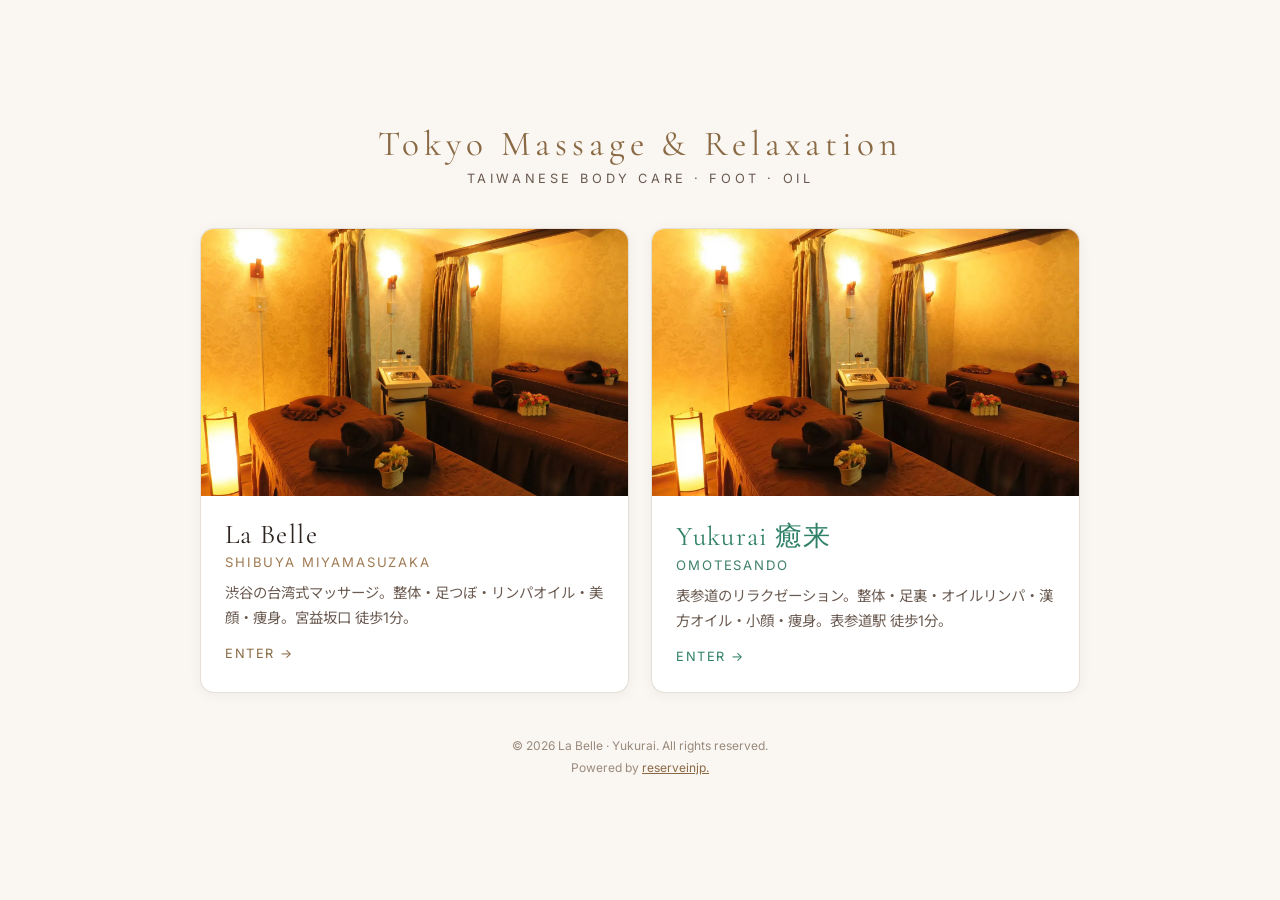
<file: index.html>
<!DOCTYPE html>
<html lang="en">
<head>
  <meta charset="UTF-8">
  <meta name="viewport" content="width=device-width, initial-scale=1.0">
  <meta name="description" content="Taiwanese massage & relaxation in Tokyo — La Belle (Shibuya) and Yukurai (Omotesando).">
  <title>Tokyo Massage &amp; Relaxation — La Belle · Yukurai</title>
  <link rel="preconnect" href="https://fonts.googleapis.com">
  <link rel="preconnect" href="https://fonts.gstatic.com" crossorigin>
  <link href="https://fonts.googleapis.com/css2?family=Cormorant+Garamond:wght@400;500&family=Inter:wght@300;400;500&family=Noto+Sans+JP:wght@400;500&display=swap" rel="stylesheet">
  <style>
    *{margin:0;padding:0;box-sizing:border-box;}
    body{font-family:"Inter","Noto Sans JP",sans-serif;color:#2e2420;background:#faf6f2;min-height:100vh;display:flex;align-items:center;justify-content:center;padding:40px 20px;-webkit-font-smoothing:antialiased;}
    .wrap{width:min(880px,100%);text-align:center;}
    .brand{font-family:"Cormorant Garamond",serif;font-size:clamp(1.6rem,4vw,2.2rem);letter-spacing:.14em;color:#8a6a44;margin-bottom:.4rem;}
    .tag{font-size:.8rem;letter-spacing:.28em;text-transform:uppercase;color:#6a5a50;margin-bottom:2.6rem;}
    .cards{display:grid;grid-template-columns:repeat(auto-fit,minmax(280px,1fr));gap:1.4rem;}
    .card{display:block;text-decoration:none;color:inherit;border:1px solid rgba(138,106,68,.22);border-radius:14px;overflow:hidden;background:#fff;box-shadow:0 2px 14px rgba(46,36,32,.05);transition:transform .3s ease,box-shadow .3s ease;}
    .card:hover{transform:translateY(-4px);box-shadow:0 10px 30px rgba(46,36,32,.12);}
    .card-img{aspect-ratio:16/10;background-size:cover;background-position:center;}
    .card-body{padding:1.4rem 1.5rem 1.7rem;text-align:left;}
    .card-name{font-family:"Cormorant Garamond",serif;font-size:1.7rem;letter-spacing:.05em;margin-bottom:.2rem;}
    .card-sub{font-size:.82rem;letter-spacing:.14em;text-transform:uppercase;color:#a07a52;margin-bottom:.7rem;}
    .card-desc{font-size:.9rem;line-height:1.7;color:#6a5a50;}
    .card-cta{display:inline-block;margin-top:1rem;font-size:.8rem;letter-spacing:.12em;text-transform:uppercase;color:#8a6a44;}
    .card.jade .card-name,.card.jade .card-cta{color:#2f8067;}
    .card.jade .card-sub{color:#3f8168;}
    footer{margin-top:2.6rem;font-size:.75rem;color:#9a8a7c;line-height:1.8;}
    footer a{color:#8a6a44;}
  </style>
</head>
<body>
  <main class="wrap">
    <p class="brand">Tokyo Massage &amp; Relaxation</p>
    <p class="tag">Taiwanese Body Care · Foot · Oil</p>
    <div class="cards">
      <a class="card" href="la-belle/">
        <div class="card-img" style="background-image:url(la-belle/assets/images/hero-1.webp);"></div>
        <div class="card-body">
          <p class="card-name">La Belle</p>
          <p class="card-sub">Shibuya Miyamasuzaka</p>
          <p class="card-desc">渋谷の台湾式マッサージ。整体・足つぼ・リンパオイル・美顔・痩身。宮益坂口 徒歩1分。</p>
          <span class="card-cta">Enter &rarr;</span>
        </div>
      </a>
      <a class="card jade" href="yukurai/">
        <div class="card-img" style="background-image:url(yukurai/assets/images/hero-1.webp);"></div>
        <div class="card-body">
          <p class="card-name">Yukurai 癒来</p>
          <p class="card-sub">Omotesando</p>
          <p class="card-desc">表参道のリラクゼーション。整体・足裏・オイルリンパ・漢方オイル・小顔・痩身。表参道駅 徒歩1分。</p>
          <span class="card-cta">Enter &rarr;</span>
        </div>
      </a>
    </div>
    <footer>
      <p>&copy; 2026 La Belle · Yukurai. All rights reserved.</p>
      <p>Powered by <a href="https://reserveinjp.com/" target="_blank" rel="noopener">reserveinjp.</a></p>
    </footer>
  </main>
</body>
</html>
</file>
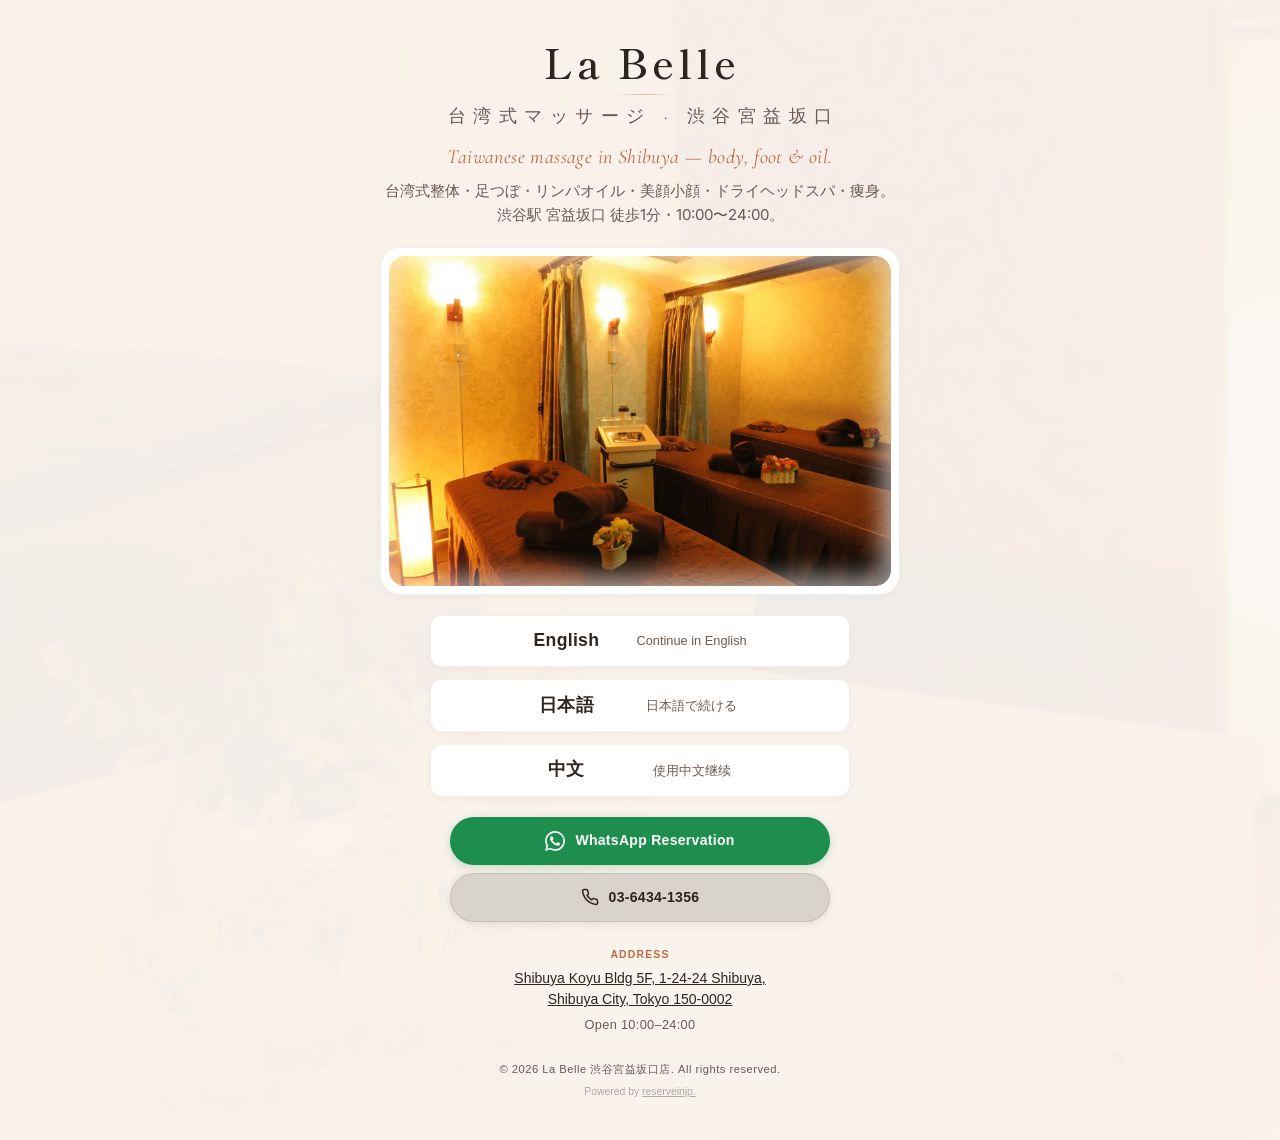
<file: la-belle/index.html>
<!DOCTYPE html>
<html lang="en">
<head>
  <meta charset="UTF-8">
  <meta http-equiv="refresh" content="0; url=landing.html">
  <link rel="canonical" href="landing.html">
  <title>La Belle 渋谷宮益坂口店 — 台湾式マッサージ Tokyo</title>
  <script>window.location.replace('landing.html');</script>
</head>
<body>
  <p>Redirecting to <a href="landing.html">La Belle 渋谷宮益坂口店</a>&hellip;</p>
</body>
</html>
</file>
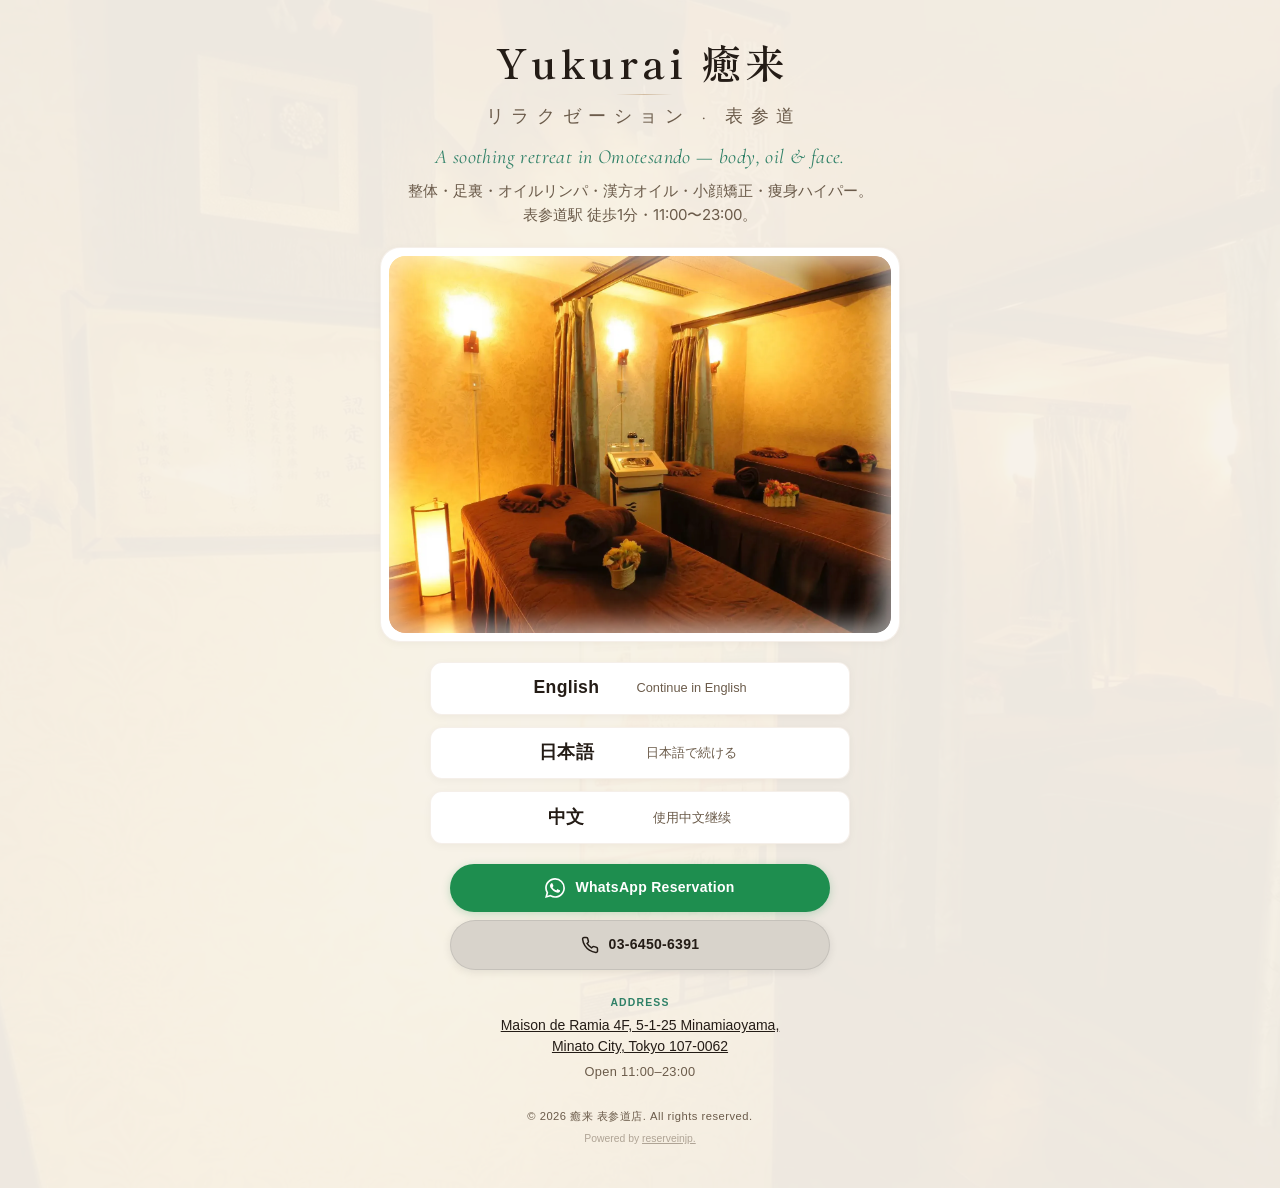
<file: yukurai/index.html>
<!DOCTYPE html>
<html lang="en">
<head>
  <meta charset="UTF-8">
  <meta http-equiv="refresh" content="0; url=landing.html">
  <link rel="canonical" href="landing.html">
  <title>癒来 表参道店 — Yukurai Omotesando Tokyo</title>
  <script>window.location.replace('landing.html');</script>
</head>
<body>
  <p>Redirecting to <a href="landing.html">癒来 表参道店</a>&hellip;</p>
</body>
</html>
</file>
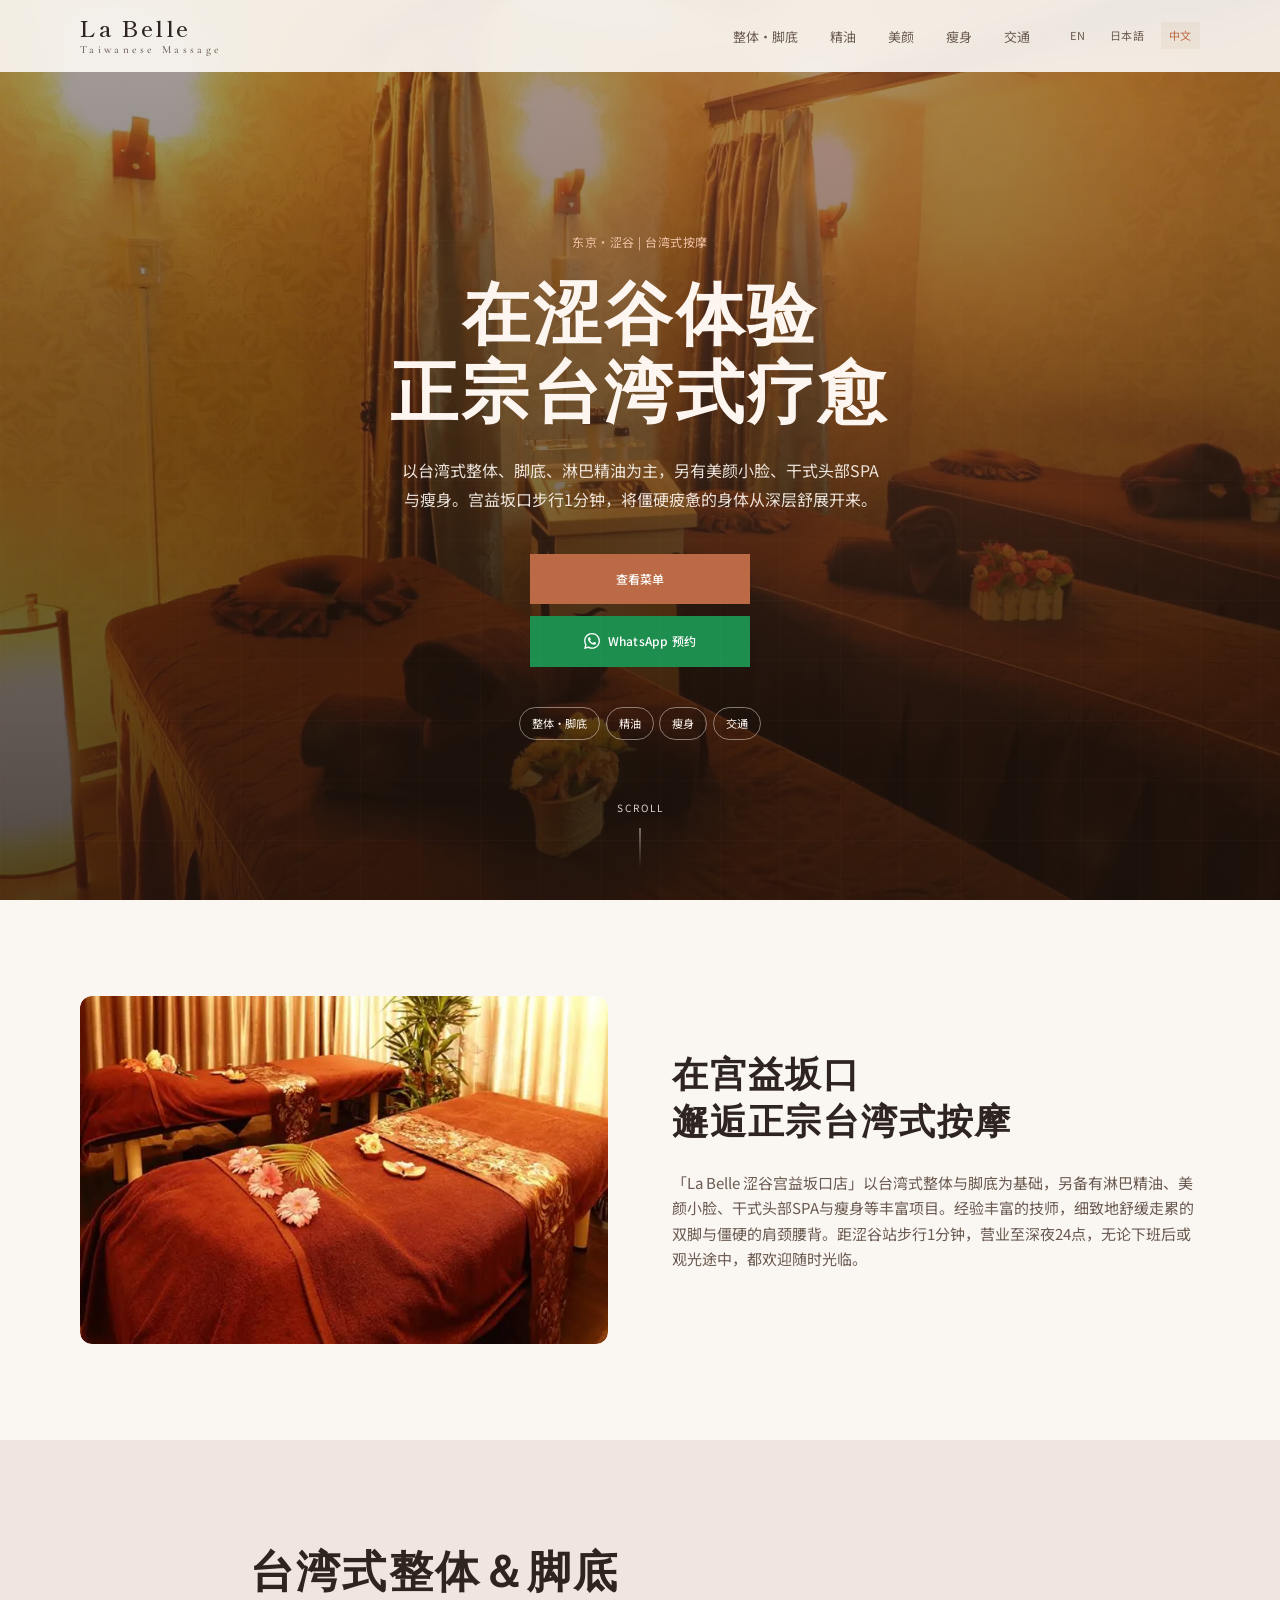
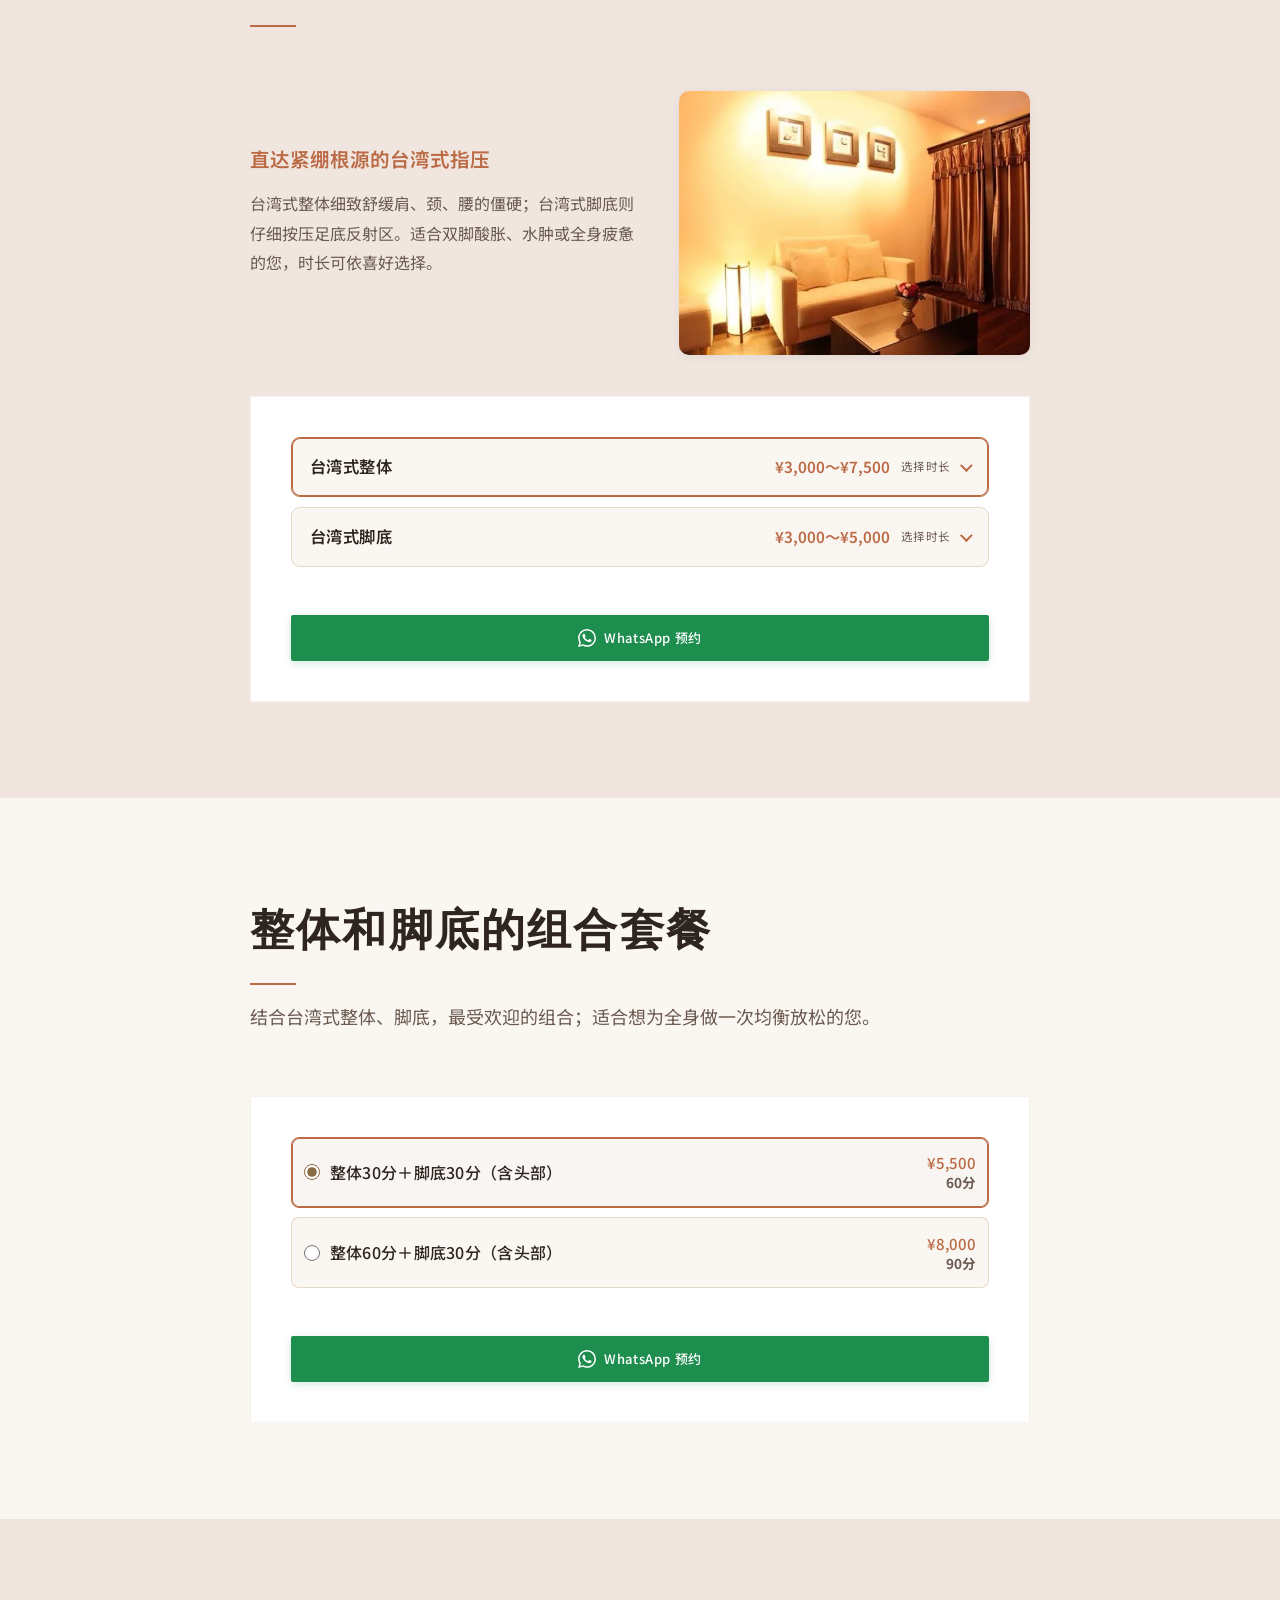
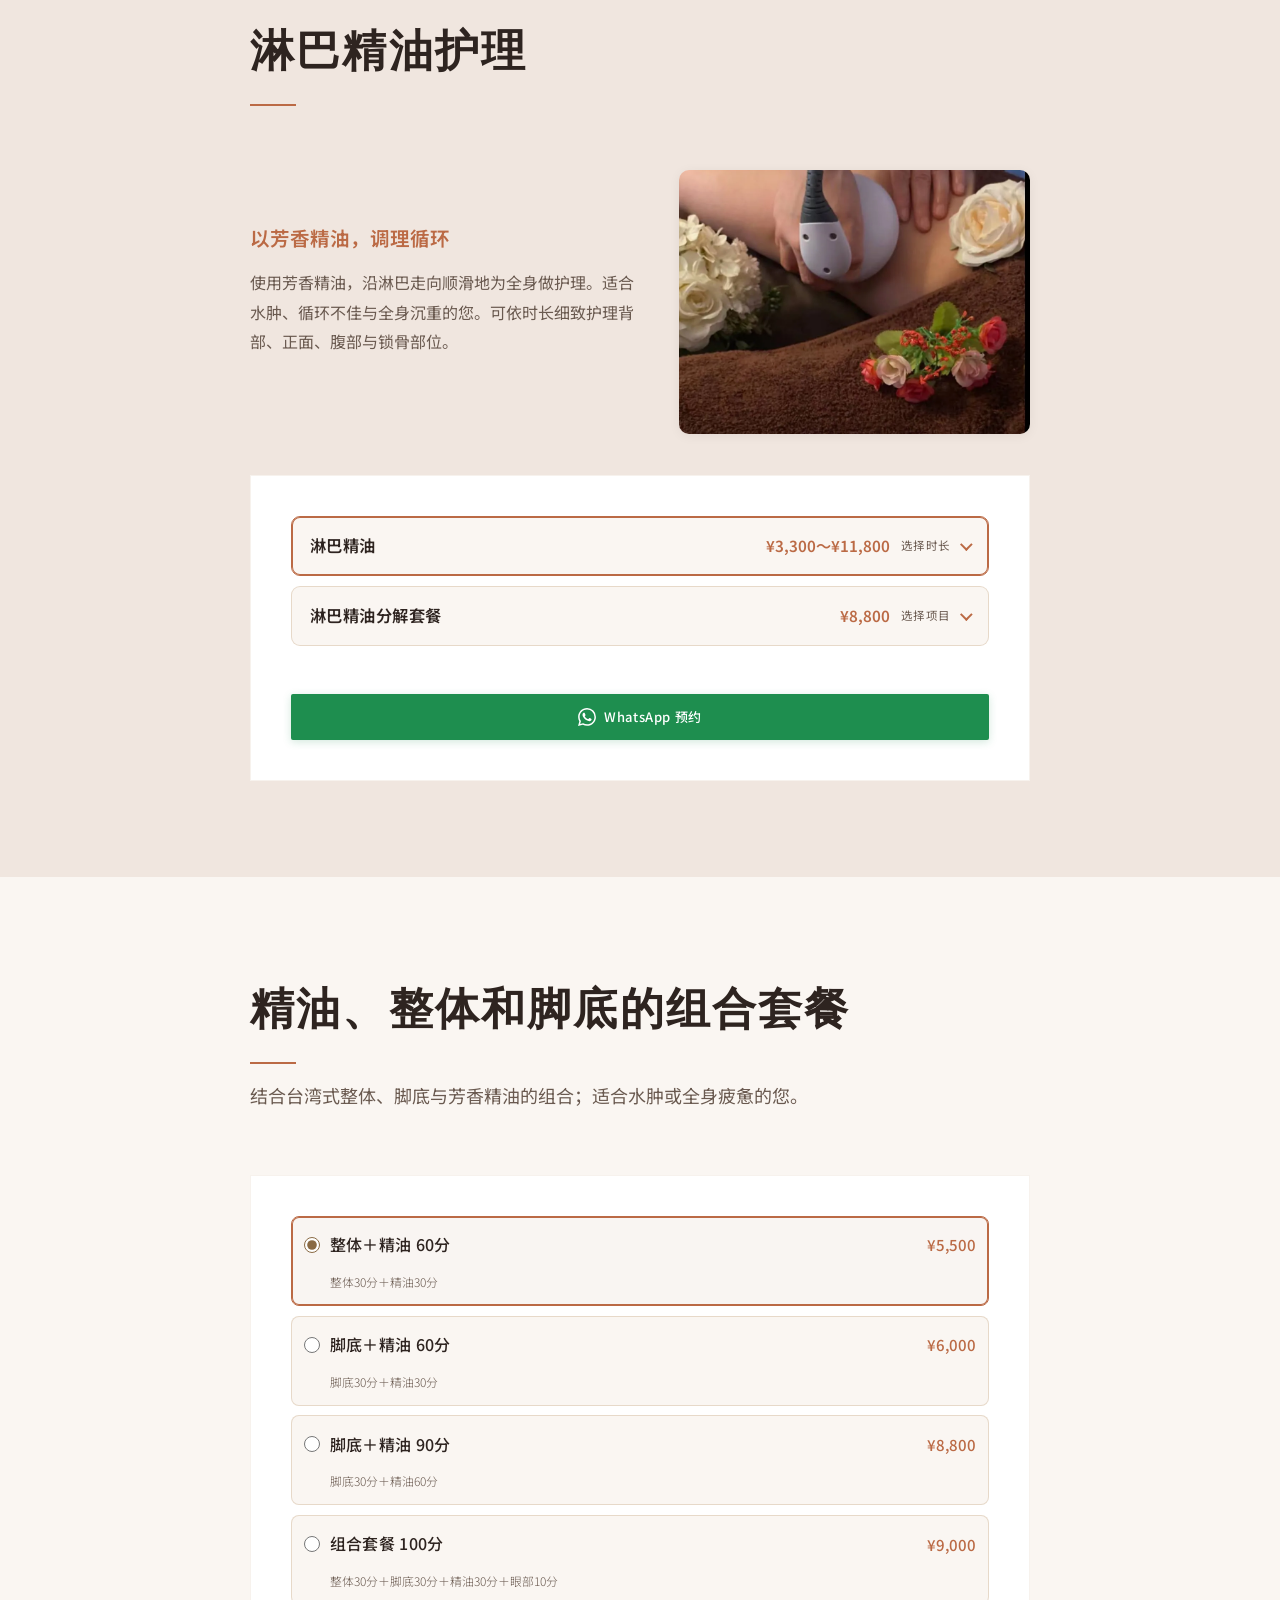
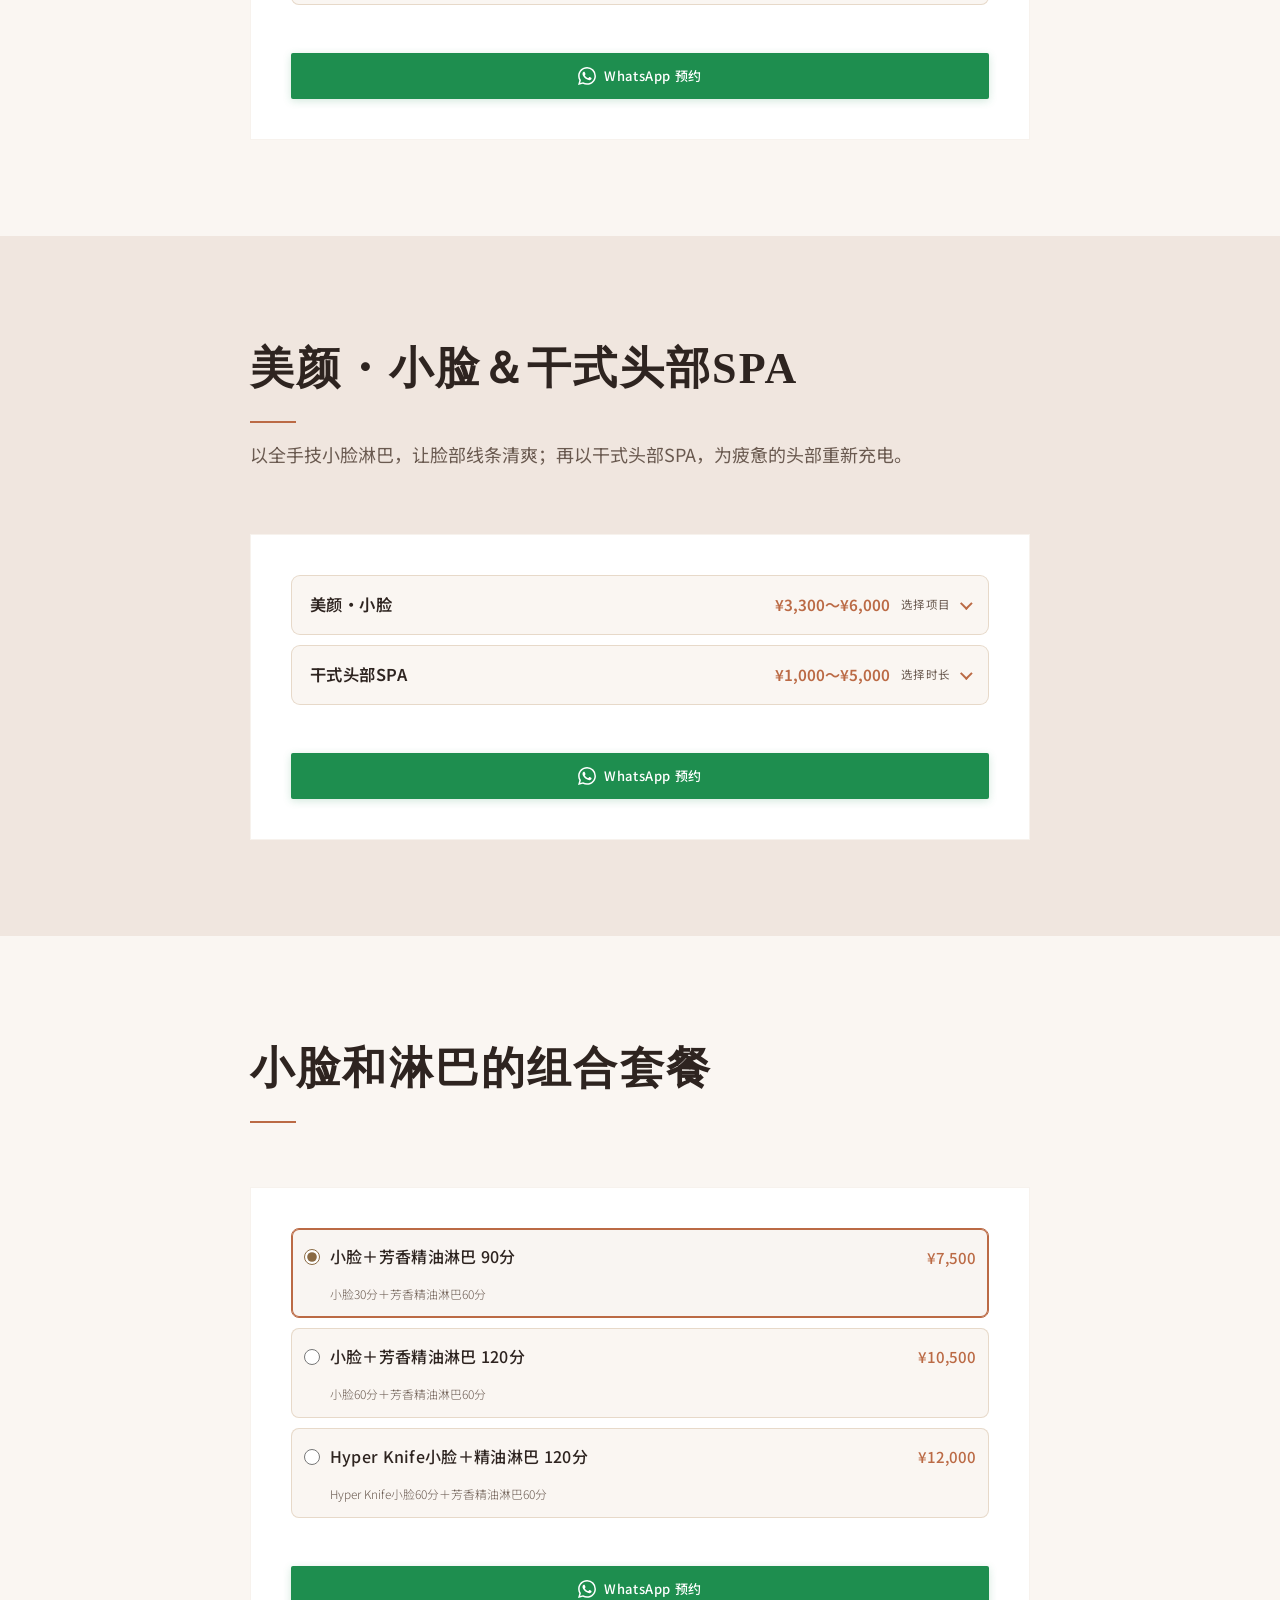
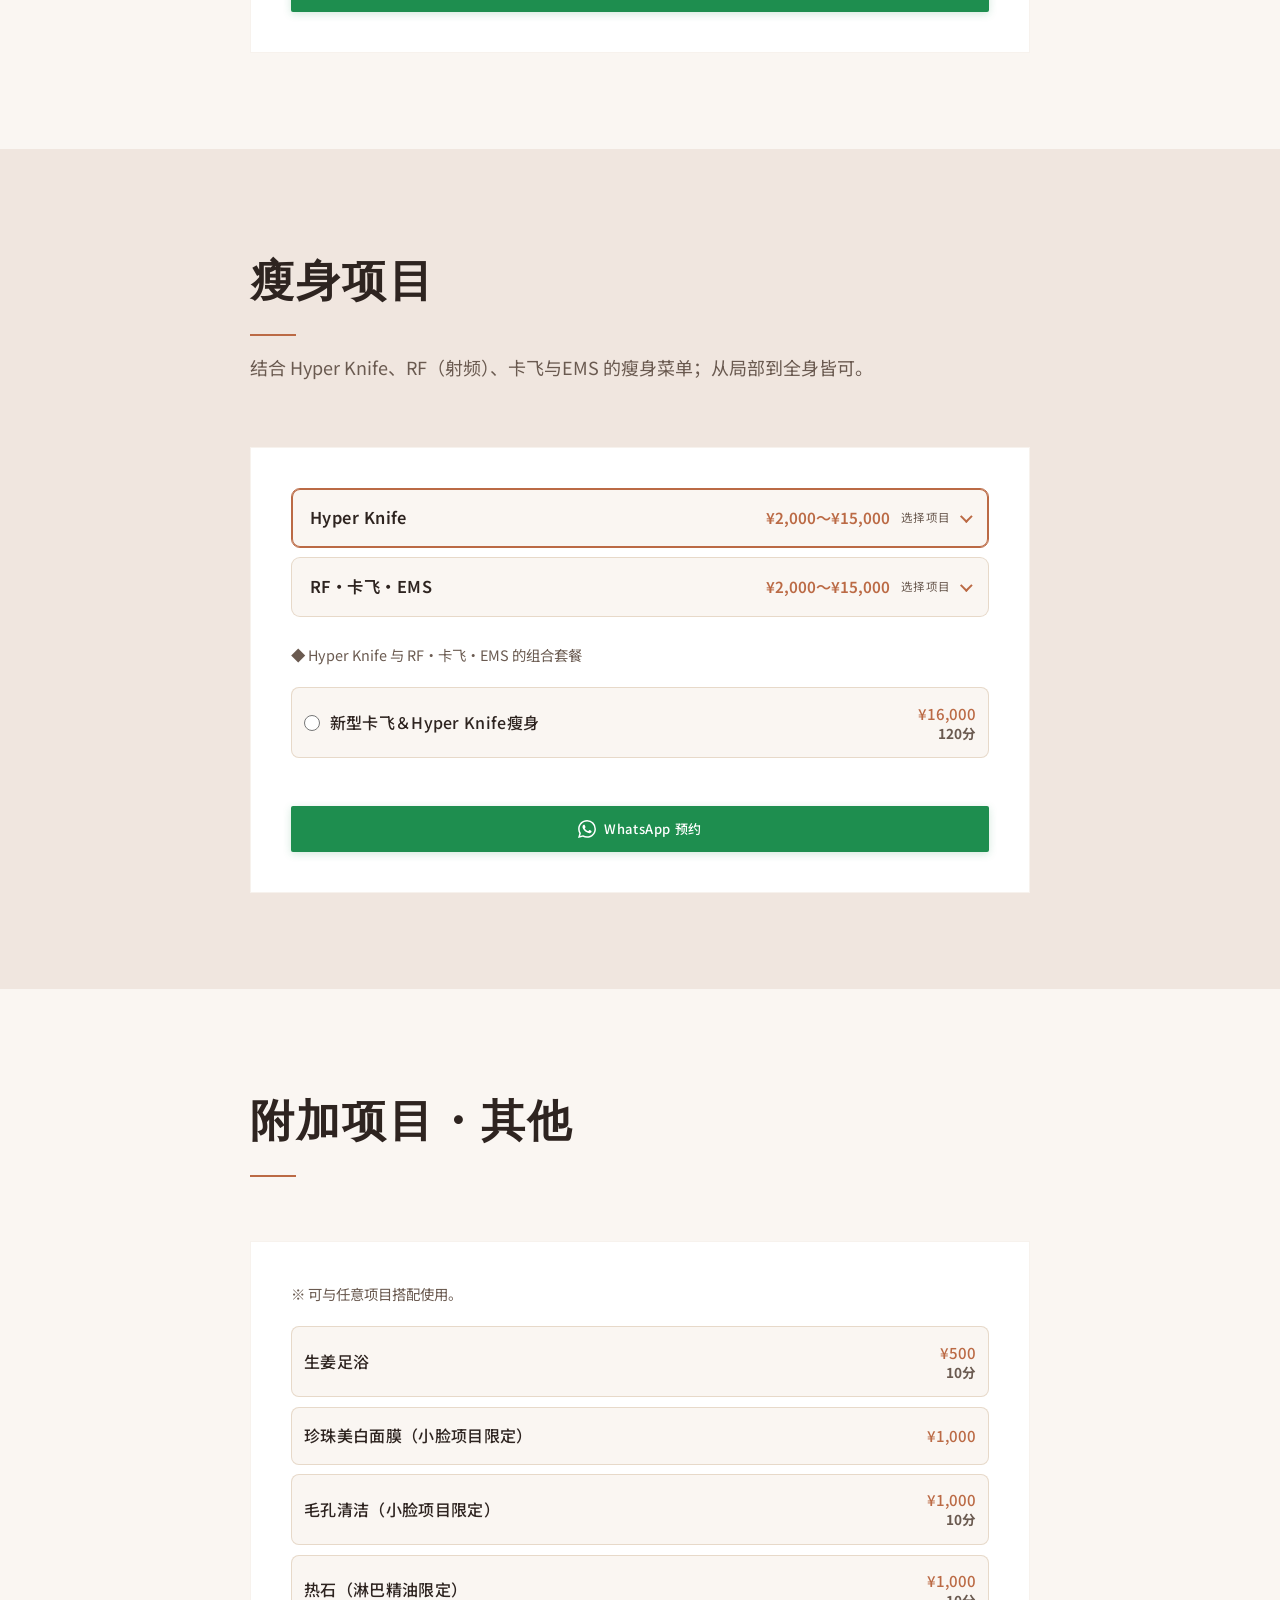
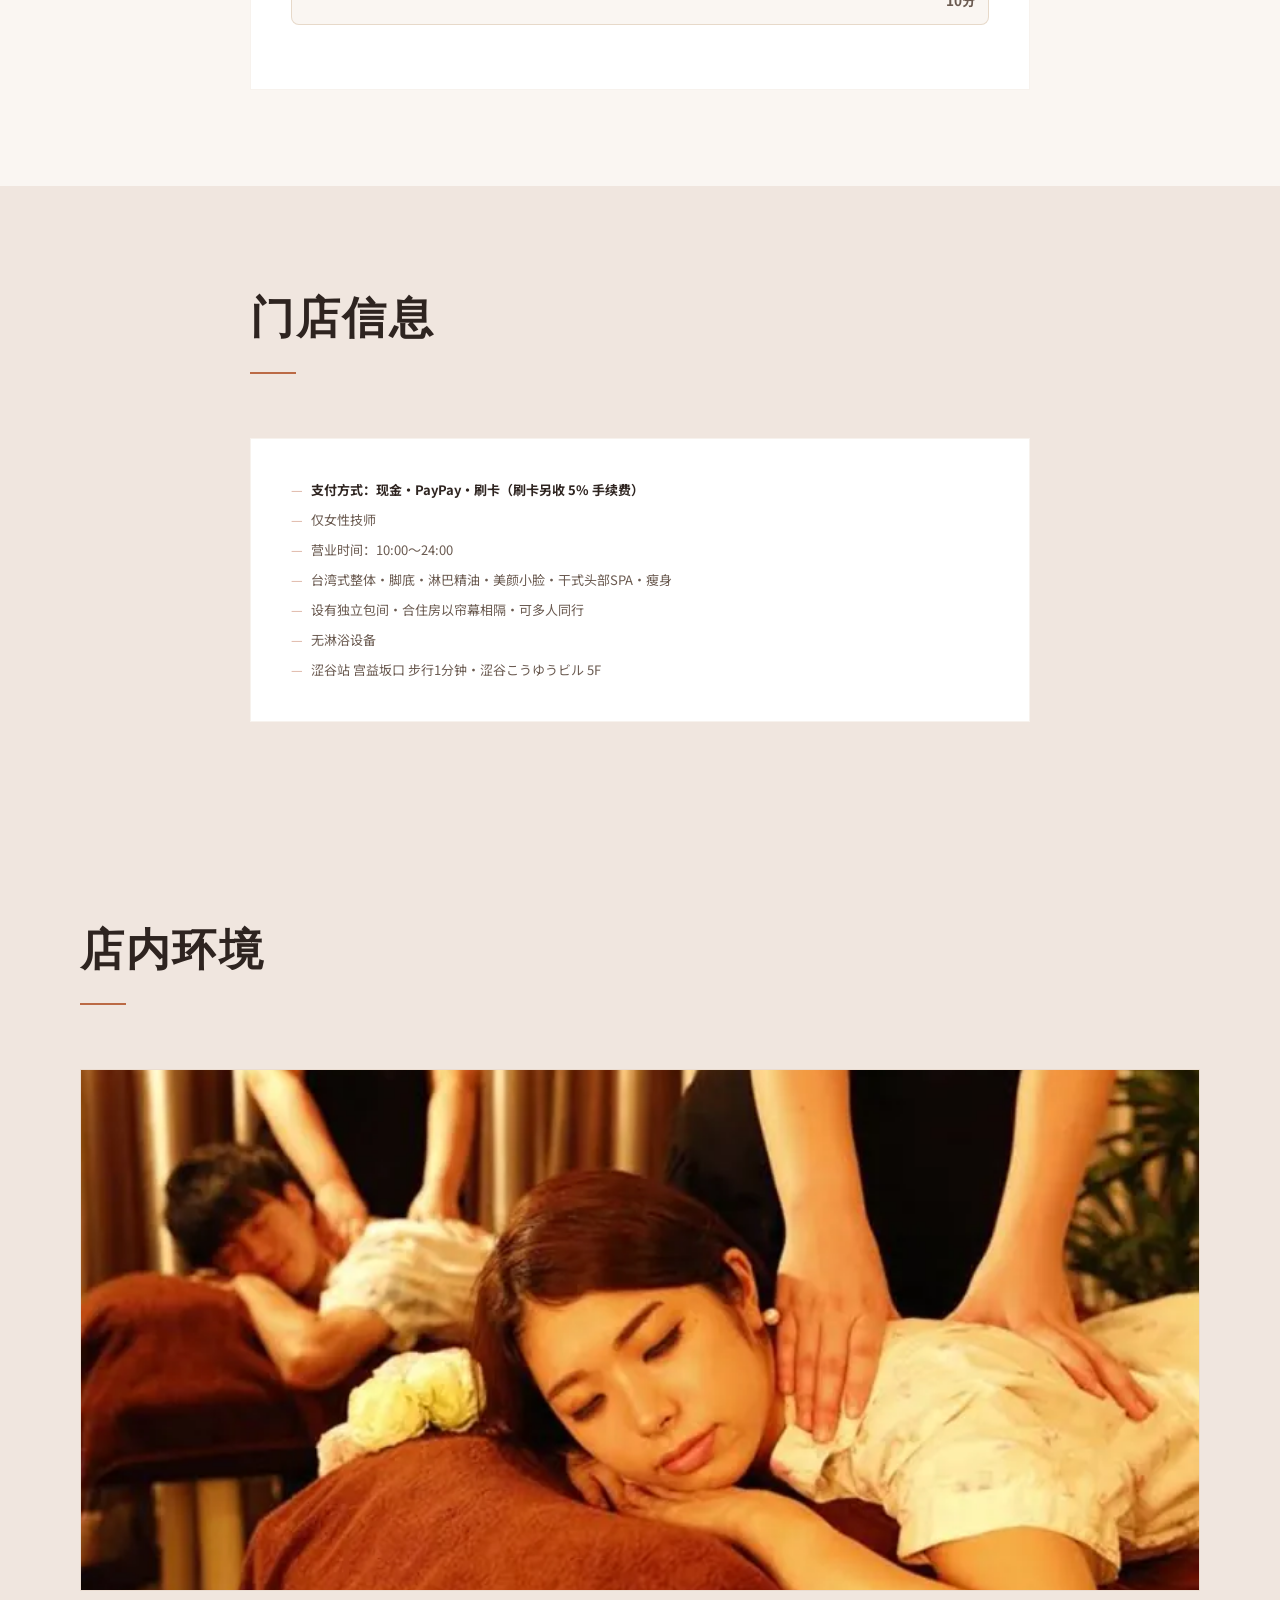
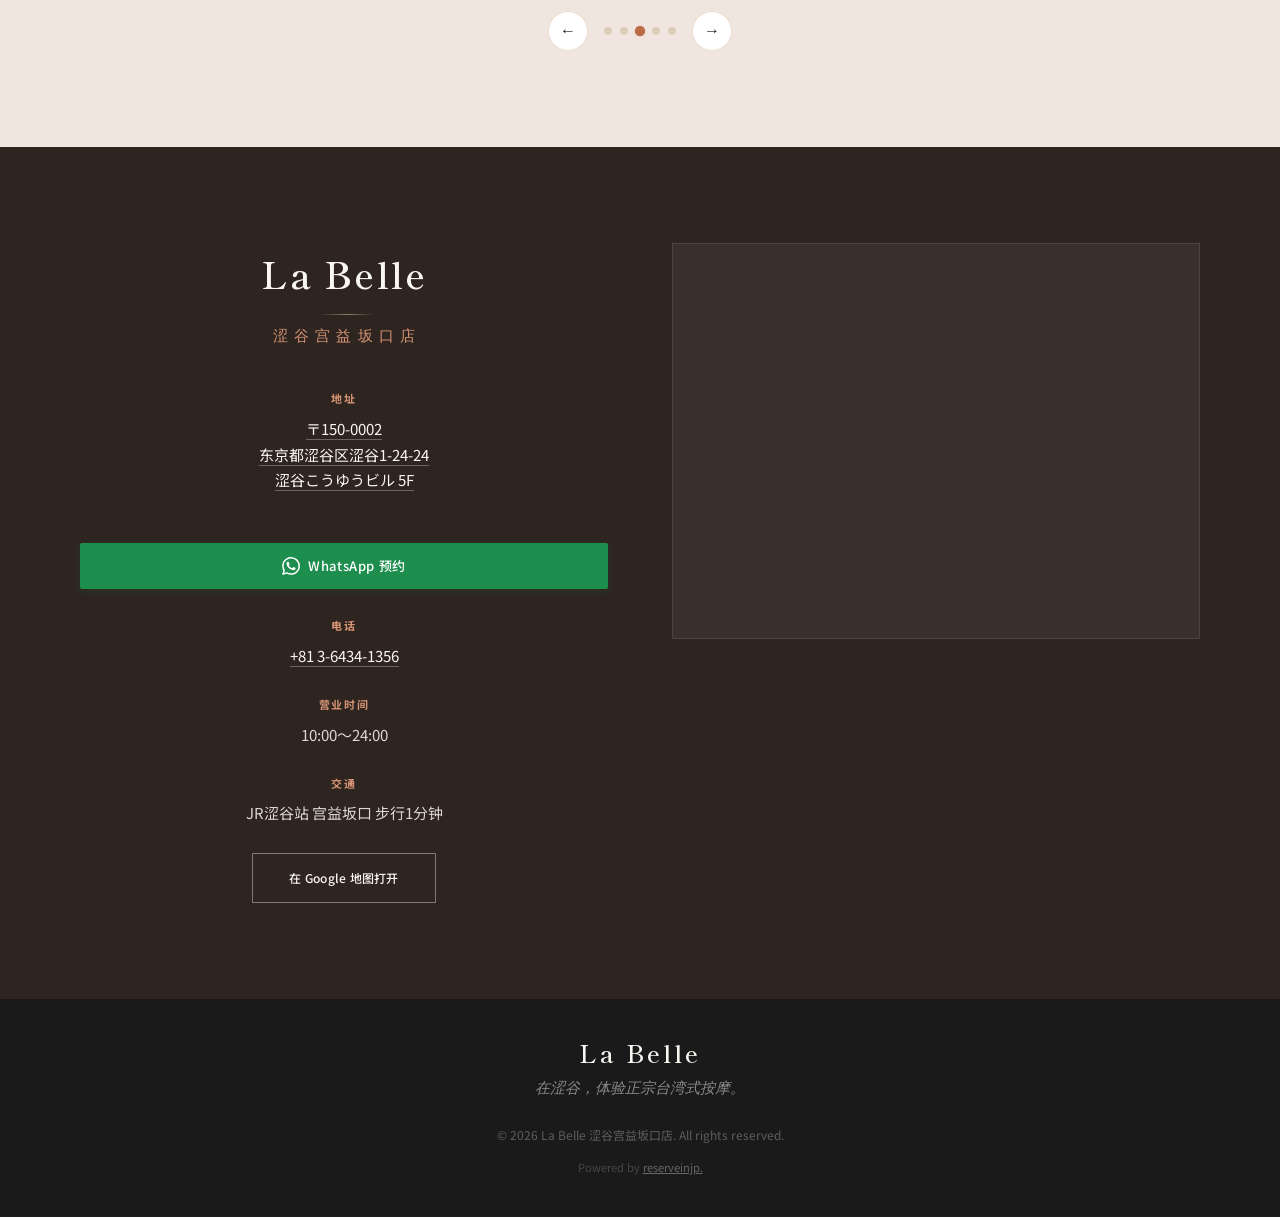
<file: la-belle/cn/index.html>
<!DOCTYPE html>
<html lang="zh-CN">
<head>
  <meta charset="UTF-8">
  <meta name="viewport" content="width=device-width, initial-scale=1.0">
  <meta name="description" content="东京涩谷的台湾式按摩「La Belle 涩谷宫益坂口店」。台湾式整体、脚底、淋巴精油、美颜小脸、干式头部SPA、瘦身。涩谷站宫益坂口步行1分钟，营业至凌晨。">
  <title>La Belle 涩谷宫益坂口店 | 台湾式按摩・脚底・淋巴精油</title>
  <link rel="preconnect" href="https://fonts.googleapis.com">
  <link rel="preconnect" href="https://fonts.gstatic.com" crossorigin>
  <link href="https://fonts.googleapis.com/css2?family=Cormorant+Garamond:wght@500&family=Noto+Sans+SC:wght@400;500;600&family=Noto+Sans+JP:wght@400;500&family=Shippori+Mincho:wght@500;600&display=swap" rel="stylesheet">
  <link rel="stylesheet" href="../styles.css">
</head>
<body>
  <header class="header" id="header">
    <nav class="nav container">
      <a href="../landing.html" class="logo">La Belle<span class="logo-romaji">Taiwanese Massage</span></a>
      <button class="nav-toggle" aria-label="menu" aria-expanded="false">
        <span></span>
        <span></span>
      </button>
      <div class="nav-menu">
        <ul class="nav-links">
          <li><a href="#body">整体・脚底</a></li>
          <li><a href="#oil">精油</a></li>
          <li><a href="#beauty">美颜</a></li>
          <li><a href="#slim">瘦身</a></li>
          <li><a href="#visit">交通</a></li>
        </ul>
        <div class="lang-switch">
          <a href="../en/index.html">EN</a>
          <a href="../jp/index.html">日本語</a>
          <a href="../cn/index.html" class="active">中文</a>
        </div>
      </div>
    </nav>
  </header>

  <main>
    <section class="hero">
      <div class="hero-carousel" id="heroCarousel">
        <div class="hero-slide active" style="background-image: url(../assets/images/hero-1.webp);"></div>
      </div>
      <div class="hero-grid-overlay"></div>
      <div class="hero-content container">
        <p class="hero-tag">东京・涩谷 | 台湾式按摩</p>
        <h1>在涩谷体验<br>正宗台湾式疗愈</h1>
        <p class="hero-sub">以台湾式整体、脚底、淋巴精油为主，另有美颜小脸、干式头部SPA与瘦身。宫益坂口步行1分钟，将僵硬疲惫的身体从深层舒展开来。</p>
        <div class="hero-cta">
          <a href="#body" class="btn btn-primary">查看菜单</a>
          <a href="../booking.html?lang=cn" class="btn btn-whatsapp">
            <svg viewBox="0 0 24 24"><path d="M17.472 14.382c-.297-.149-1.758-.867-2.03-.967-.273-.099-.471-.148-.67.15-.197.297-.767.966-.94 1.164-.173.199-.347.223-.644.075-.297-.15-1.255-.463-2.39-1.475-.884-.788-1.48-1.761-1.653-2.059-.173-.297-.018-.458.13-.606.134-.133.298-.347.446-.52.149-.174.198-.298.298-.497.099-.198.05-.371-.025-.52-.075-.149-.669-1.612-.916-2.207-.242-.579-.487-.5-.669-.51-.173-.008-.371-.01-.57-.01-.198 0-.52.074-.792.372-.272.297-1.04 1.016-1.04 2.479 0 1.462 1.065 2.875 1.213 3.074.149.198 2.096 3.2 5.077 4.487.709.306 1.262.489 1.694.625.712.227 1.36.195 1.871.118.571-.085 1.758-.719 2.006-1.413.248-.694.248-1.289.173-1.413-.074-.124-.272-.198-.57-.347m-5.421 7.403h-.004a9.87 9.87 0 01-5.031-1.378l-.361-.214-3.741.982.998-3.648-.235-.374a9.86 9.86 0 01-1.51-5.26c.001-5.45 4.436-9.884 9.888-9.884 2.64 0 5.122 1.03 6.988 2.898a9.825 9.825 0 012.893 6.994c-.003 5.45-4.437 9.884-9.885 9.884m8.413-18.297A11.815 11.815 0 0012.05 0C5.495 0 .16 5.335.157 11.892c0 2.096.547 4.142 1.588 5.945L.057 24l6.305-1.654a11.882 11.882 0 005.683 1.448h.005c6.554 0 11.89-5.335 11.893-11.893a11.821 11.821 0 00-3.48-8.413Z"/></svg>
            WhatsApp 预约
          </a>
        </div>
        <div class="hero-quick-nav">
          <a href="#body" class="hero-nav-pill">整体・脚底</a>
          <a href="#oil" class="hero-nav-pill">精油</a>
          <a href="#slim" class="hero-nav-pill">瘦身</a>
          <a href="#visit" class="hero-nav-pill">交通</a>
        </div>
      </div>
      <div class="hero-scroll">
        <span>Scroll</span>
        <div class="scroll-line"></div>
      </div>
    </section>

    <section class="intro section">
      <div class="container intro-grid">
        <div class="intro-text">
          <h2>在宫益坂口<br>邂逅正宗台湾式按摩</h2>
          <p>「La Belle 涩谷宫益坂口店」以台湾式整体与脚底为基础，另备有淋巴精油、美颜小脸、干式头部SPA与瘦身等丰富项目。经验丰富的技师，细致地舒缓走累的双脚与僵硬的肩颈腰背。距涩谷站步行1分钟，营业至深夜24点，无论下班后或观光途中，都欢迎随时光临。</p>
        </div>
        <div class="intro-features">
          <div class="intro-promo-image">
            <img src="../assets/images/intro.webp" alt="La Belle 涩谷宫益坂口店" loading="lazy">
          </div>
        </div>
      </div>
    </section>

    <section class="services section section-alt" id="body">
      <div class="container">
        <header class="section-header">
          <h2>台湾式整体＆脚底</h2>
        </header>
        <div class="service-intro">
          <div class="service-photo"><img src="../assets/images/body.webp" alt="台湾式整体・脚底" loading="lazy"></div>
          <div class="service-desc">
            <p class="service-tagline">直达紧绷根源的台湾式指压</p>
            <p>台湾式整体细致舒缓肩、颈、腰的僵硬；台湾式脚底则仔细按压足底反射区。适合双脚酸胀、水肿或全身疲惫的您，时长可依喜好选择。</p>
          </div>
        </div>
        <article class="service-card service-card-wide">
          <div class="option-rows">
            <div class="opt-group">
              <button type="button" class="opt-group-head" aria-expanded="false">
                <span class="ogh-name">台湾式整体</span>
                <span class="ogh-meta"><span class="ogh-range">¥3,000〜¥7,500</span><span class="ogh-hint">选择时长</span><i class="ogh-chev" aria-hidden="true"></i></span>
              </button>
              <div class="opt-group-body">
                <label class="opt-row">
                  <input type="radio" name="body-sel" value="Body 30min">
                  <span class="opt-duration"><span class="opt-name">台湾式整体（上半身 或 下半身）</span></span>
                  <span class="opt-price">¥3,000<small>30分</small></span>
                </label>
                <label class="opt-row">
                  <input type="radio" name="body-sel" value="Body 60min" checked>
                  <span class="opt-duration"><span class="opt-name">台湾式整体（背部全身・头部）</span></span>
                  <span class="opt-price">¥5,000<small>60分</small></span>
                </label>
                <label class="opt-row">
                  <input type="radio" name="body-sel" value="Body 90min">
                  <span class="opt-duration"><span class="opt-name">台湾式整体（背部全身・正面腿・头部）</span></span>
                  <span class="opt-price">¥7,500<small>90分</small></span>
                </label>
              </div>
            </div>
            <div class="opt-group">
              <button type="button" class="opt-group-head" aria-expanded="false">
                <span class="ogh-name">台湾式脚底</span>
                <span class="ogh-meta"><span class="ogh-range">¥3,000〜¥5,000</span><span class="ogh-hint">选择时长</span><i class="ogh-chev" aria-hidden="true"></i></span>
              </button>
              <div class="opt-group-body">
                <label class="opt-row">
                  <input type="radio" name="body-sel" value="Foot 30min">
                  <span class="opt-duration"><span class="opt-name">脚底（足部反射区为主）</span></span>
                  <span class="opt-price">¥3,000<small>30分</small></span>
                </label>
                <label class="opt-row">
                  <input type="radio" name="body-sel" value="Foot 45min">
                  <span class="opt-duration"><span class="opt-name">脚底（至小腿）</span></span>
                  <span class="opt-price">¥4,000<small>45分</small></span>
                </label>
                <label class="opt-row">
                  <input type="radio" name="body-sel" value="Foot 60min">
                  <span class="opt-duration"><span class="opt-name">脚底（至膝盖）</span></span>
                  <span class="opt-price">¥5,000<small>60分</small></span>
                </label>
              </div>
            </div>
          </div>
          <a href="../booking.html?lang=cn" class="btn-booking"><svg viewBox="0 0 24 24" width="18" height="18"><path d="M17.472 14.382c-.297-.149-1.758-.867-2.03-.967-.273-.099-.471-.148-.67.15-.197.297-.767.966-.94 1.164-.173.199-.347.223-.644.075-.297-.15-1.255-.463-2.39-1.475-.884-.788-1.48-1.761-1.653-2.059-.173-.297-.018-.458.13-.606.134-.133.298-.347.446-.52.149-.174.198-.298.298-.497.099-.198.05-.371-.025-.52-.075-.149-.669-1.612-.916-2.207-.242-.579-.487-.5-.669-.51-.173-.008-.371-.01-.57-.01-.198 0-.52.074-.792.372-.272.297-1.04 1.016-1.04 2.479 0 1.462 1.065 2.875 1.213 3.074.149.198 2.096 3.2 5.077 4.487.709.306 1.262.489 1.694.625.712.227 1.36.195 1.871.118.571-.085 1.758-.719 2.006-1.413.248-.694.248-1.289.173-1.413-.074-.124-.272-.198-.57-.347m-5.421 7.403h-.004a9.87 9.87 0 01-5.031-1.378l-.361-.214-3.741.982.998-3.648-.235-.374a9.86 9.86 0 01-1.51-5.26c.001-5.45 4.436-9.884 9.888-9.884 2.64 0 5.122 1.03 6.988 2.898a9.825 9.825 0 012.893 6.994c-.003 5.45-4.437 9.884-9.885 9.884m8.413-18.297A11.815 11.815 0 0012.05 0C5.495 0 .16 5.335.157 11.892c0 2.096.547 4.142 1.588 5.945L.057 24l6.305-1.654a11.882 11.882 0 005.683 1.448h.005c6.554 0 11.89-5.335 11.893-11.893a11.821 11.821 0 00-3.48-8.413Z" fill="currentColor"/></svg> WhatsApp 预约</a>
        </article>
      </div>
    </section>

    <section class="services section" id="combo1">
      <div class="container">
        <header class="section-header">
          <h2>整体和脚底的组合套餐</h2>
          <p class="section-sub">结合台湾式整体、脚底，最受欢迎的组合；适合想为全身做一次均衡放松的您。</p>
        </header>
        <article class="service-card service-card-wide">
          <div class="option-rows">
            <label class="opt-row">
              <input type="radio" name="combo1-sel" value="Combo Body+Foot 60min" checked>
              <span class="opt-duration"><span class="opt-name">整体30分＋脚底30分（含头部）</span></span>
              <span class="opt-price">¥5,500<small>60分</small></span>
            </label>
            <label class="opt-row">
              <input type="radio" name="combo1-sel" value="Combo Body+Foot 90min">
              <span class="opt-duration"><span class="opt-name">整体60分＋脚底30分（含头部）</span></span>
              <span class="opt-price">¥8,000<small>90分</small></span>
            </label>
          </div>
          <a href="../booking.html?lang=cn" class="btn-booking"><svg viewBox="0 0 24 24" width="18" height="18"><path d="M17.472 14.382c-.297-.149-1.758-.867-2.03-.967-.273-.099-.471-.148-.67.15-.197.297-.767.966-.94 1.164-.173.199-.347.223-.644.075-.297-.15-1.255-.463-2.39-1.475-.884-.788-1.48-1.761-1.653-2.059-.173-.297-.018-.458.13-.606.134-.133.298-.347.446-.52.149-.174.198-.298.298-.497.099-.198.05-.371-.025-.52-.075-.149-.669-1.612-.916-2.207-.242-.579-.487-.5-.669-.51-.173-.008-.371-.01-.57-.01-.198 0-.52.074-.792.372-.272.297-1.04 1.016-1.04 2.479 0 1.462 1.065 2.875 1.213 3.074.149.198 2.096 3.2 5.077 4.487.709.306 1.262.489 1.694.625.712.227 1.36.195 1.871.118.571-.085 1.758-.719 2.006-1.413.248-.694.248-1.289.173-1.413-.074-.124-.272-.198-.57-.347m-5.421 7.403h-.004a9.87 9.87 0 01-5.031-1.378l-.361-.214-3.741.982.998-3.648-.235-.374a9.86 9.86 0 01-1.51-5.26c.001-5.45 4.436-9.884 9.888-9.884 2.64 0 5.122 1.03 6.988 2.898a9.825 9.825 0 012.893 6.994c-.003 5.45-4.437 9.884-9.885 9.884m8.413-18.297A11.815 11.815 0 0012.05 0C5.495 0 .16 5.335.157 11.892c0 2.096.547 4.142 1.588 5.945L.057 24l6.305-1.654a11.882 11.882 0 005.683 1.448h.005c6.554 0 11.89-5.335 11.893-11.893a11.821 11.821 0 00-3.48-8.413Z" fill="currentColor"/></svg> WhatsApp 预约</a>
        </article>
      </div>
    </section>

    <section class="services section section-alt" id="oil">
      <div class="container">
        <header class="section-header">
          <h2>淋巴精油护理</h2>
        </header>
        <div class="service-intro">
          <div class="service-photo"><img src="../assets/images/oil.webp" alt="淋巴精油护理" loading="lazy"></div>
          <div class="service-desc">
            <p class="service-tagline">以芳香精油，调理循环</p>
            <p>使用芳香精油，沿淋巴走向顺滑地为全身做护理。适合水肿、循环不佳与全身沉重的您。可依时长细致护理背部、正面、腹部与锁骨部位。</p>
          </div>
        </div>
        <article class="service-card service-card-wide">
          <div class="option-rows">
            <div class="opt-group">
              <button type="button" class="opt-group-head" aria-expanded="false">
                <span class="ogh-name">淋巴精油</span>
                <span class="ogh-meta"><span class="ogh-range">¥3,300〜¥11,800</span><span class="ogh-hint">选择时长</span><i class="ogh-chev" aria-hidden="true"></i></span>
              </button>
              <div class="opt-group-body">
                <label class="opt-row">
                  <input type="radio" name="oil-sel" value="Oil Lymph 30min">
                  <span class="opt-duration"><span class="opt-name">淋巴精油（上半身 或 下半身）</span></span>
                  <span class="opt-price">¥3,300<small>30分</small></span>
                </label>
                <label class="opt-row">
                  <input type="radio" name="oil-sel" value="Oil Lymph 60min" checked>
                  <span class="opt-duration"><span class="opt-name">淋巴精油（背部全身・头部）</span></span>
                  <span class="opt-price">¥5,800<small>60分</small></span>
                </label>
                <label class="opt-row">
                  <input type="radio" name="oil-sel" value="Oil Lymph 90min">
                  <span class="opt-duration"><span class="opt-name">淋巴精油（背部全身・正面腿・头眼）</span></span>
                  <span class="opt-price">¥8,800<small>90分</small></span>
                </label>
                <label class="opt-row">
                  <input type="radio" name="oil-sel" value="Oil Lymph 120min">
                  <span class="opt-duration"><span class="opt-name">淋巴精油（全身・腹部・锁骨・头眼）</span></span>
                  <span class="opt-price">¥11,800<small>120分</small></span>
                </label>
              </div>
            </div>
            <div class="opt-group">
              <button type="button" class="opt-group-head" aria-expanded="false">
                <span class="ogh-name">淋巴精油分解套餐</span>
                <span class="ogh-meta"><span class="ogh-range">¥8,800</span><span class="ogh-hint">选择项目</span><i class="ogh-chev" aria-hidden="true"></i></span>
              </button>
              <div class="opt-group-body">
                <label class="opt-row">
                  <input type="radio" name="oil-sel" value="Oil Lymph Split 90min A">
                  <span class="opt-duration"><span class="opt-name">淋巴精油分解（背部全身・锁骨・头眼）</span></span>
                  <span class="opt-price">¥8,800<small>90分</small></span>
                </label>
                <label class="opt-row">
                  <input type="radio" name="oil-sel" value="Oil Lymph Split 90min B">
                  <span class="opt-duration"><span class="opt-name">淋巴精油分解（背部全身・腹部・头眼）</span></span>
                  <span class="opt-price">¥8,800<small>90分</small></span>
                </label>
              </div>
            </div>
          </div>
          <a href="../booking.html?lang=cn" class="btn-booking"><svg viewBox="0 0 24 24" width="18" height="18"><path d="M17.472 14.382c-.297-.149-1.758-.867-2.03-.967-.273-.099-.471-.148-.67.15-.197.297-.767.966-.94 1.164-.173.199-.347.223-.644.075-.297-.15-1.255-.463-2.39-1.475-.884-.788-1.48-1.761-1.653-2.059-.173-.297-.018-.458.13-.606.134-.133.298-.347.446-.52.149-.174.198-.298.298-.497.099-.198.05-.371-.025-.52-.075-.149-.669-1.612-.916-2.207-.242-.579-.487-.5-.669-.51-.173-.008-.371-.01-.57-.01-.198 0-.52.074-.792.372-.272.297-1.04 1.016-1.04 2.479 0 1.462 1.065 2.875 1.213 3.074.149.198 2.096 3.2 5.077 4.487.709.306 1.262.489 1.694.625.712.227 1.36.195 1.871.118.571-.085 1.758-.719 2.006-1.413.248-.694.248-1.289.173-1.413-.074-.124-.272-.198-.57-.347m-5.421 7.403h-.004a9.87 9.87 0 01-5.031-1.378l-.361-.214-3.741.982.998-3.648-.235-.374a9.86 9.86 0 01-1.51-5.26c.001-5.45 4.436-9.884 9.888-9.884 2.64 0 5.122 1.03 6.988 2.898a9.825 9.825 0 012.893 6.994c-.003 5.45-4.437 9.884-9.885 9.884m8.413-18.297A11.815 11.815 0 0012.05 0C5.495 0 .16 5.335.157 11.892c0 2.096.547 4.142 1.588 5.945L.057 24l6.305-1.654a11.882 11.882 0 005.683 1.448h.005c6.554 0 11.89-5.335 11.893-11.893a11.821 11.821 0 00-3.48-8.413Z" fill="currentColor"/></svg> WhatsApp 预约</a>
        </article>
      </div>
    </section>

    <section class="services section" id="combo2">
      <div class="container">
        <header class="section-header">
          <h2>精油、整体和脚底的组合套餐</h2>
          <p class="section-sub">结合台湾式整体、脚底与芳香精油的组合；适合水肿或全身疲惫的您。</p>
        </header>
        <article class="service-card service-card-wide">
          <div class="option-rows">
            <label class="opt-row">
              <input type="radio" name="combo2-sel" value="Combo Body+Oil 60min" checked>
              <span class="opt-duration"><span class="opt-name">整体＋精油 60分</span></span>
              <span class="opt-price">¥5,500</span>
              <span class="opt-sub">整体30分＋精油30分</span>
            </label>
            <label class="opt-row">
              <input type="radio" name="combo2-sel" value="Combo Foot+Oil 60min">
              <span class="opt-duration"><span class="opt-name">脚底＋精油 60分</span></span>
              <span class="opt-price">¥6,000</span>
              <span class="opt-sub">脚底30分＋精油30分</span>
            </label>
            <label class="opt-row">
              <input type="radio" name="combo2-sel" value="Combo Foot+Oil 90min">
              <span class="opt-duration"><span class="opt-name">脚底＋精油 90分</span></span>
              <span class="opt-price">¥8,800</span>
              <span class="opt-sub">脚底30分＋精油60分</span>
            </label>
            <label class="opt-row">
              <input type="radio" name="combo2-sel" value="Combo Body+Foot+Oil+Eye 100min">
              <span class="opt-duration"><span class="opt-name">组合套餐 100分</span></span>
              <span class="opt-price">¥9,000</span>
              <span class="opt-sub">整体30分＋脚底30分＋精油30分＋眼部10分</span>
            </label>
          </div>
          <a href="../booking.html?lang=cn" class="btn-booking"><svg viewBox="0 0 24 24" width="18" height="18"><path d="M17.472 14.382c-.297-.149-1.758-.867-2.03-.967-.273-.099-.471-.148-.67.15-.197.297-.767.966-.94 1.164-.173.199-.347.223-.644.075-.297-.15-1.255-.463-2.39-1.475-.884-.788-1.48-1.761-1.653-2.059-.173-.297-.018-.458.13-.606.134-.133.298-.347.446-.52.149-.174.198-.298.298-.497.099-.198.05-.371-.025-.52-.075-.149-.669-1.612-.916-2.207-.242-.579-.487-.5-.669-.51-.173-.008-.371-.01-.57-.01-.198 0-.52.074-.792.372-.272.297-1.04 1.016-1.04 2.479 0 1.462 1.065 2.875 1.213 3.074.149.198 2.096 3.2 5.077 4.487.709.306 1.262.489 1.694.625.712.227 1.36.195 1.871.118.571-.085 1.758-.719 2.006-1.413.248-.694.248-1.289.173-1.413-.074-.124-.272-.198-.57-.347m-5.421 7.403h-.004a9.87 9.87 0 01-5.031-1.378l-.361-.214-3.741.982.998-3.648-.235-.374a9.86 9.86 0 01-1.51-5.26c.001-5.45 4.436-9.884 9.888-9.884 2.64 0 5.122 1.03 6.988 2.898a9.825 9.825 0 012.893 6.994c-.003 5.45-4.437 9.884-9.885 9.884m8.413-18.297A11.815 11.815 0 0012.05 0C5.495 0 .16 5.335.157 11.892c0 2.096.547 4.142 1.588 5.945L.057 24l6.305-1.654a11.882 11.882 0 005.683 1.448h.005c6.554 0 11.89-5.335 11.893-11.893a11.821 11.821 0 00-3.48-8.413Z" fill="currentColor"/></svg> WhatsApp 预约</a>
        </article>
      </div>
    </section>

    <section class="services section section-alt" id="beauty">
      <div class="container">
        <header class="section-header">
          <h2>美颜・小脸＆干式头部SPA</h2>
          <p class="section-sub">以全手技小脸淋巴，让脸部线条清爽；再以干式头部SPA，为疲惫的头部重新充电。</p>
        </header>
        <article class="service-card service-card-wide">
          <div class="option-rows">
            <div class="opt-group">
              <button type="button" class="opt-group-head" aria-expanded="false">
                <span class="ogh-name">美颜・小脸</span>
                <span class="ogh-meta"><span class="ogh-range">¥3,300〜¥6,000</span><span class="ogh-hint">选择项目</span><i class="ogh-chev" aria-hidden="true"></i></span>
              </button>
              <div class="opt-group-body">
                <label class="opt-row">
                  <input type="radio" name="beauty-sel" value="Facial Lymph 30min">
                  <span class="opt-duration"><span class="opt-name">全手技小脸淋巴</span></span>
                  <span class="opt-price">¥3,300<small>30分</small></span>
                </label>
                <label class="opt-row">
                  <input type="radio" name="beauty-sel" value="Pore Care + Small Face 30min">
                  <span class="opt-duration"><span class="opt-name">毛孔清洁・小脸</span></span>
                  <span class="opt-price">¥4,000<small>30分</small></span>
                </label>
                <label class="opt-row">
                  <input type="radio" name="beauty-sel" value="Facial Lymph 60min">
                  <span class="opt-duration"><span class="opt-name">全手技小脸淋巴（颈肩・锁骨・头眼）</span></span>
                  <span class="opt-price">¥6,000<small>60分</small></span>
                </label>
              </div>
            </div>
            <div class="opt-group">
              <button type="button" class="opt-group-head" aria-expanded="false">
                <span class="ogh-name">干式头部SPA</span>
                <span class="ogh-meta"><span class="ogh-range">¥1,000〜¥5,000</span><span class="ogh-hint">选择时长</span><i class="ogh-chev" aria-hidden="true"></i></span>
              </button>
              <div class="opt-group-body">
                <label class="opt-row">
                  <input type="radio" name="beauty-sel" value="Dry Head Spa 10min">
                  <span class="opt-duration"><span class="opt-name">干式头部SPA</span></span>
                  <span class="opt-price">¥1,000<small>10分</small></span>
                </label>
                <label class="opt-row">
                  <input type="radio" name="beauty-sel" value="Dry Head Spa 30min">
                  <span class="opt-duration"><span class="opt-name">干式头部SPA</span></span>
                  <span class="opt-price">¥3,000<small>30分</small></span>
                </label>
                <label class="opt-row">
                  <input type="radio" name="beauty-sel" value="Dry Head Spa 60min">
                  <span class="opt-duration"><span class="opt-name">干式头部SPA</span></span>
                  <span class="opt-price">¥5,000<small>60分</small></span>
                </label>
              </div>
            </div>
          </div>
          <a href="../booking.html?lang=cn" class="btn-booking"><svg viewBox="0 0 24 24" width="18" height="18"><path d="M17.472 14.382c-.297-.149-1.758-.867-2.03-.967-.273-.099-.471-.148-.67.15-.197.297-.767.966-.94 1.164-.173.199-.347.223-.644.075-.297-.15-1.255-.463-2.39-1.475-.884-.788-1.48-1.761-1.653-2.059-.173-.297-.018-.458.13-.606.134-.133.298-.347.446-.52.149-.174.198-.298.298-.497.099-.198.05-.371-.025-.52-.075-.149-.669-1.612-.916-2.207-.242-.579-.487-.5-.669-.51-.173-.008-.371-.01-.57-.01-.198 0-.52.074-.792.372-.272.297-1.04 1.016-1.04 2.479 0 1.462 1.065 2.875 1.213 3.074.149.198 2.096 3.2 5.077 4.487.709.306 1.262.489 1.694.625.712.227 1.36.195 1.871.118.571-.085 1.758-.719 2.006-1.413.248-.694.248-1.289.173-1.413-.074-.124-.272-.198-.57-.347m-5.421 7.403h-.004a9.87 9.87 0 01-5.031-1.378l-.361-.214-3.741.982.998-3.648-.235-.374a9.86 9.86 0 01-1.51-5.26c.001-5.45 4.436-9.884 9.888-9.884 2.64 0 5.122 1.03 6.988 2.898a9.825 9.825 0 012.893 6.994c-.003 5.45-4.437 9.884-9.885 9.884m8.413-18.297A11.815 11.815 0 0012.05 0C5.495 0 .16 5.335.157 11.892c0 2.096.547 4.142 1.588 5.945L.057 24l6.305-1.654a11.882 11.882 0 005.683 1.448h.005c6.554 0 11.89-5.335 11.893-11.893a11.821 11.821 0 00-3.48-8.413Z" fill="currentColor"/></svg> WhatsApp 预约</a>
        </article>
      </div>
    </section>

    <section class="services section" id="facelymph">
      <div class="container">
        <header class="section-header">
          <h2>小脸和淋巴的组合套餐</h2>
        </header>
        <article class="service-card service-card-wide">
          <div class="option-rows">
            <label class="opt-row">
              <input type="radio" name="facelymph-sel" value="Face30 Oil60" checked>
              <span class="opt-duration"><span class="opt-name">小脸＋芳香精油淋巴 90分</span></span>
              <span class="opt-price">¥7,500</span>
              <span class="opt-sub">小脸30分＋芳香精油淋巴60分</span>
            </label>
            <label class="opt-row">
              <input type="radio" name="facelymph-sel" value="Face60 Oil60">
              <span class="opt-duration"><span class="opt-name">小脸＋芳香精油淋巴 120分</span></span>
              <span class="opt-price">¥10,500</span>
              <span class="opt-sub">小脸60分＋芳香精油淋巴60分</span>
            </label>
            <label class="opt-row">
              <input type="radio" name="facelymph-sel" value="HyperKnife Face60 Oil60">
              <span class="opt-duration"><span class="opt-name">Hyper Knife小脸＋精油淋巴 120分</span></span>
              <span class="opt-price">¥12,000</span>
              <span class="opt-sub">Hyper Knife小脸60分＋芳香精油淋巴60分</span>
            </label>
          </div>
          <a href="../booking.html?lang=cn" class="btn-booking"><svg viewBox="0 0 24 24" width="18" height="18"><path d="M17.472 14.382c-.297-.149-1.758-.867-2.03-.967-.273-.099-.471-.148-.67.15-.197.297-.767.966-.94 1.164-.173.199-.347.223-.644.075-.297-.15-1.255-.463-2.39-1.475-.884-.788-1.48-1.761-1.653-2.059-.173-.297-.018-.458.13-.606.134-.133.298-.347.446-.52.149-.174.198-.298.298-.497.099-.198.05-.371-.025-.52-.075-.149-.669-1.612-.916-2.207-.242-.579-.487-.5-.669-.51-.173-.008-.371-.01-.57-.01-.198 0-.52.074-.792.372-.272.297-1.04 1.016-1.04 2.479 0 1.462 1.065 2.875 1.213 3.074.149.198 2.096 3.2 5.077 4.487.709.306 1.262.489 1.694.625.712.227 1.36.195 1.871.118.571-.085 1.758-.719 2.006-1.413.248-.694.248-1.289.173-1.413-.074-.124-.272-.198-.57-.347m-5.421 7.403h-.004a9.87 9.87 0 01-5.031-1.378l-.361-.214-3.741.982.998-3.648-.235-.374a9.86 9.86 0 01-1.51-5.26c.001-5.45 4.436-9.884 9.888-9.884 2.64 0 5.122 1.03 6.988 2.898a9.825 9.825 0 012.893 6.994c-.003 5.45-4.437 9.884-9.885 9.884m8.413-18.297A11.815 11.815 0 0012.05 0C5.495 0 .16 5.335.157 11.892c0 2.096.547 4.142 1.588 5.945L.057 24l6.305-1.654a11.882 11.882 0 005.683 1.448h.005c6.554 0 11.89-5.335 11.893-11.893a11.821 11.821 0 00-3.48-8.413Z" fill="currentColor"/></svg> WhatsApp 预约</a>
        </article>
      </div>
    </section>

    <section class="services section section-alt" id="slim">
      <div class="container">
        <header class="section-header">
          <h2>瘦身项目</h2>
          <p class="section-sub">结合 Hyper Knife、RF（射频）、卡飞与EMS 的瘦身菜单；从局部到全身皆可。</p>
        </header>
        <article class="service-card service-card-wide">
          <div class="option-rows">
            <div class="opt-group">
              <button type="button" class="opt-group-head" aria-expanded="false">
                <span class="ogh-name">Hyper Knife</span>
                <span class="ogh-meta"><span class="ogh-range">¥2,000〜¥15,000</span><span class="ogh-hint">选择项目</span><i class="ogh-chev" aria-hidden="true"></i></span>
              </button>
              <div class="opt-group-body">
                <label class="opt-row">
                  <input type="radio" name="slim-sel" value="Hyper Knife 1 Area 10min" checked>
                  <span class="opt-duration"><span class="opt-name">Hyper Knife（单一部位）</span></span>
                  <span class="opt-price">¥2,000<small>10分</small></span>
                </label>
                <label class="opt-row">
                  <input type="radio" name="slim-sel" value="Hyper Knife 30min">
                  <span class="opt-duration"><span class="opt-name">Hyper Knife</span></span>
                  <span class="opt-price">¥5,000<small>30分</small></span>
                </label>
                <label class="opt-row">
                  <input type="radio" name="slim-sel" value="Hyper Knife 60min">
                  <span class="opt-duration"><span class="opt-name">Hyper Knife</span></span>
                  <span class="opt-price">¥8,000<small>60分</small></span>
                  <span class="opt-sub">上半身或下半身＋精油淋巴30分</span>
                </label>
                <label class="opt-row">
                  <input type="radio" name="slim-sel" value="Hyper Knife 90min">
                  <span class="opt-duration"><span class="opt-name">Hyper Knife</span></span>
                  <span class="opt-price">¥12,000<small>90分</small></span>
                  <span class="opt-sub">上半身或下半身＋精油淋巴45分</span>
                </label>
                <label class="opt-row">
                  <input type="radio" name="slim-sel" value="Hyper Knife 120min">
                  <span class="opt-duration"><span class="opt-name">Hyper Knife</span></span>
                  <span class="opt-price">¥15,000<small>120分</small></span>
                  <span class="opt-sub">全身60分＋全身精油淋巴60分</span>
                </label>
                <label class="opt-row">
                  <input type="radio" name="slim-sel" value="Hyper Knife Face 60min">
                  <span class="opt-duration"><span class="opt-name">Hyper Knife小脸美肌</span></span>
                  <span class="opt-price">¥8,000<small>60分</small></span>
                  <span class="opt-sub">Hyper Knife30分＋小脸手部按摩30分／脸・颈・锁骨</span>
                </label>
              </div>
            </div>
            <div class="opt-group">
              <button type="button" class="opt-group-head" aria-expanded="false">
                <span class="ogh-name">RF・卡飞・EMS</span>
                <span class="ogh-meta"><span class="ogh-range">¥2,000〜¥15,000</span><span class="ogh-hint">选择项目</span><i class="ogh-chev" aria-hidden="true"></i></span>
              </button>
              <div class="opt-group-body">
                <label class="opt-row">
                  <input type="radio" name="slim-sel" value="Cavi RF EMS 1 Area 10min">
                  <span class="opt-duration"><span class="opt-name">卡飞×RF×EMS（单一部位）</span></span>
                  <span class="opt-price">¥2,000<small>10分</small></span>
                </label>
                <label class="opt-row">
                  <input type="radio" name="slim-sel" value="Cavi RF EMS 30min">
                  <span class="opt-duration"><span class="opt-name">卡飞×RF×EMS</span></span>
                  <span class="opt-price">¥5,000<small>30分</small></span>
                </label>
                <label class="opt-row">
                  <input type="radio" name="slim-sel" value="Cavi RF EMS 60min">
                  <span class="opt-duration"><span class="opt-name">卡飞×RF×EMS×精油按摩</span></span>
                  <span class="opt-price">¥8,000<small>60分</small></span>
                  <span class="opt-sub">上半身或下半身＋精油淋巴30分</span>
                </label>
                <label class="opt-row">
                  <input type="radio" name="slim-sel" value="Cavi RF EMS 90min">
                  <span class="opt-duration"><span class="opt-name">卡飞×RF×EMS×精油按摩</span></span>
                  <span class="opt-price">¥12,000<small>90分</small></span>
                  <span class="opt-sub">上半身或下半身＋精油淋巴45分</span>
                </label>
                <label class="opt-row">
                  <input type="radio" name="slim-sel" value="Cavi RF EMS 120min">
                  <span class="opt-duration"><span class="opt-name">卡飞×RF×EMS全身</span></span>
                  <span class="opt-price">¥15,000<small>120分</small></span>
                  <span class="opt-sub">全身60分＋全身精油淋巴60分</span>
                </label>
                <label class="opt-row">
                  <input type="radio" name="slim-sel" value="Radio EMS Hyperpulse Face 60min">
                  <span class="opt-duration"><span class="opt-name">射频＆EMS＆超脉冲小脸美肌</span></span>
                  <span class="opt-price">¥8,000<small>60分</small></span>
                  <span class="opt-sub">30分＋小脸手部按摩30分／脸・颈・锁骨</span>
                </label>
              </div>
            </div>
          </div>
          <p class="option-note" style="margin-top:1.6rem;">◆ Hyper Knife 与 RF・卡飞・EMS 的组合套餐</p>
          <div class="option-rows">
            <label class="opt-row">
              <input type="radio" name="slim-sel" value="New Cavi Hyper Knife 120min">
              <span class="opt-duration"><span class="opt-name">新型卡飞＆Hyper Knife瘦身</span></span>
              <span class="opt-price">¥16,000<small>120分</small></span>
            </label>
          </div>
          <a href="../booking.html?lang=cn" class="btn-booking"><svg viewBox="0 0 24 24" width="18" height="18"><path d="M17.472 14.382c-.297-.149-1.758-.867-2.03-.967-.273-.099-.471-.148-.67.15-.197.297-.767.966-.94 1.164-.173.199-.347.223-.644.075-.297-.15-1.255-.463-2.39-1.475-.884-.788-1.48-1.761-1.653-2.059-.173-.297-.018-.458.13-.606.134-.133.298-.347.446-.52.149-.174.198-.298.298-.497.099-.198.05-.371-.025-.52-.075-.149-.669-1.612-.916-2.207-.242-.579-.487-.5-.669-.51-.173-.008-.371-.01-.57-.01-.198 0-.52.074-.792.372-.272.297-1.04 1.016-1.04 2.479 0 1.462 1.065 2.875 1.213 3.074.149.198 2.096 3.2 5.077 4.487.709.306 1.262.489 1.694.625.712.227 1.36.195 1.871.118.571-.085 1.758-.719 2.006-1.413.248-.694.248-1.289.173-1.413-.074-.124-.272-.198-.57-.347m-5.421 7.403h-.004a9.87 9.87 0 01-5.031-1.378l-.361-.214-3.741.982.998-3.648-.235-.374a9.86 9.86 0 01-1.51-5.26c.001-5.45 4.436-9.884 9.888-9.884 2.64 0 5.122 1.03 6.988 2.898a9.825 9.825 0 012.893 6.994c-.003 5.45-4.437 9.884-9.885 9.884m8.413-18.297A11.815 11.815 0 0012.05 0C5.495 0 .16 5.335.157 11.892c0 2.096.547 4.142 1.588 5.945L.057 24l6.305-1.654a11.882 11.882 0 005.683 1.448h.005c6.554 0 11.89-5.335 11.893-11.893a11.821 11.821 0 00-3.48-8.413Z" fill="currentColor"/></svg> WhatsApp 预约</a>
        </article>
      </div>
    </section>

    <section class="services section" id="option">
      <div class="container">
        <header class="section-header">
          <h2>附加项目・其他</h2>
        </header>
        <article class="service-card service-card-wide">
          <p class="option-note">※ 可与任意项目搭配使用。</p>
          <div class="option-rows">
            <div class="opt-row opt-static"><span class="opt-duration"><span class="opt-name">生姜足浴</span></span><span class="opt-price">¥500<small>10分</small></span></div>
            <div class="opt-row opt-static"><span class="opt-duration"><span class="opt-name">珍珠美白面膜（小脸项目限定）</span></span><span class="opt-price">¥1,000</span></div>
            <div class="opt-row opt-static"><span class="opt-duration"><span class="opt-name">毛孔清洁（小脸项目限定）</span></span><span class="opt-price">¥1,000<small>10分</small></span></div>
            <div class="opt-row opt-static"><span class="opt-duration"><span class="opt-name">热石（淋巴精油限定）</span></span><span class="opt-price">¥1,000<small>10分</small></span></div>
          </div>
        </article>
      </div>
    </section>

    <section class="services section section-alt" id="info">
      <div class="container">
        <header class="section-header">
          <h2>门店信息</h2>
        </header>
        <article class="service-card service-card-wide">
          <ul class="includes">
            <li><strong>支付方式：现金・PayPay・刷卡（刷卡另收 5% 手续费）</strong></li>
            <li>仅女性技师</li>
            <li>营业时间：10:00〜24:00</li>
            <li>台湾式整体・脚底・淋巴精油・美颜小脸・干式头部SPA・瘦身</li>
            <li>设有独立包间・合住房以帘幕相隔・可多人同行</li>
            <li>无淋浴设备</li>
            <li>涩谷站 宫益坂口 步行1分钟・涩谷こうゆうビル 5F</li>
          </ul>
        </article>
      </div>
    </section>

    <section class="env-carousel-section" aria-label="店内・护理">
      <div class="container">
        <header class="section-header">
          <h2>店内环境</h2>
        </header>
        <div class="env-carousel" id="envCarousel">
          <div class="env-carousel-track" id="envTrack">
            <div class="env-carousel-slide"><img src="../assets/images/hero-1.webp" alt="La Belle 护理室" loading="lazy"></div>
            <div class="env-carousel-slide"><img src="../assets/images/hero-2.webp" alt="La Belle 等候区" loading="lazy"></div>
            <div class="env-carousel-slide"><img src="../assets/images/hero-4.webp" alt="La Belle 店内" loading="lazy"></div>
            <div class="env-carousel-slide"><img src="../assets/images/intro.webp" alt="La Belle 按摩床" loading="lazy"></div>
            <div class="env-carousel-slide"><img src="../assets/images/body.webp" alt="La Belle 护理" loading="lazy"></div>
          </div>
        </div>
        <div class="env-carousel-nav">
          <button class="env-carousel-btn" id="envPrev" aria-label="prev">&larr;</button>
          <div class="env-dots" id="envDots"></div>
          <button class="env-carousel-btn" id="envNext" aria-label="next">&rarr;</button>
        </div>
      </div>
    </section>

    <section class="visit section" id="visit">
      <div class="container visit-grid">
        <div class="visit-info">
          <h2>La Belle<span class="visit-romaji">涩谷宫益坂口店</span></h2>
          <div class="visit-details">
            <div class="visit-item">
              <h4>地址</h4>
              <p><a href="https://maps.app.goo.gl/qkjrwiAqzV4mdqAc6" target="_blank" rel="noopener noreferrer">〒150-0002<br>东京都涩谷区涩谷1-24-24<br>涩谷こうゆうビル 5F</a></p>
            </div>
            <a href="../booking.html?lang=cn" class="btn-booking">
              <svg viewBox="0 0 24 24" width="18" height="18"><path d="M17.472 14.382c-.297-.149-1.758-.867-2.03-.967-.273-.099-.471-.148-.67.15-.197.297-.767.966-.94 1.164-.173.199-.347.223-.644.075-.297-.15-1.255-.463-2.39-1.475-.884-.788-1.48-1.761-1.653-2.059-.173-.297-.018-.458.13-.606.134-.133.298-.347.446-.52.149-.174.198-.298.298-.497.099-.198.05-.371-.025-.52-.075-.149-.669-1.612-.916-2.207-.242-.579-.487-.5-.669-.51-.173-.008-.371-.01-.57-.01-.198 0-.52.074-.792.372-.272.297-1.04 1.016-1.04 2.479 0 1.462 1.065 2.875 1.213 3.074.149.198 2.096 3.2 5.077 4.487.709.306 1.262.489 1.694.625.712.227 1.36.195 1.871.118.571-.085 1.758-.719 2.006-1.413.248-.694.248-1.289.173-1.413-.074-.124-.272-.198-.57-.347m-5.421 7.403h-.004a9.87 9.87 0 01-5.031-1.378l-.361-.214-3.741.982.998-3.648-.235-.374a9.86 9.86 0 01-1.51-5.26c.001-5.45 4.436-9.884 9.888-9.884 2.64 0 5.122 1.03 6.988 2.898a9.825 9.825 0 012.893 6.994c-.003 5.45-4.437 9.884-9.885 9.884m8.413-18.297A11.815 11.815 0 0012.05 0C5.495 0 .16 5.335.157 11.892c0 2.096.547 4.142 1.588 5.945L.057 24l6.305-1.654a11.882 11.882 0 005.683 1.448h.005c6.554 0 11.89-5.335 11.893-11.893a11.821 11.821 0 00-3.48-8.413Z" fill="currentColor"/></svg>
              WhatsApp 预约
            </a>
            <div class="visit-item">
              <h4>电话</h4>
              <p><a href="tel:+81364341356">+81 3-6434-1356</a></p>
            </div>
            <div class="visit-item">
              <h4>营业时间</h4>
              <p>10:00〜24:00</p>
            </div>
            <div class="visit-item">
              <h4>交通</h4>
              <p>JR涩谷站 宫益坂口 步行1分钟</p>
            </div>
          </div>
          <a href="https://maps.app.goo.gl/qkjrwiAqzV4mdqAc6" target="_blank" rel="noopener noreferrer" class="btn btn-outline">在 Google 地图打开</a>
        </div>
        <div class="visit-map" style="position:relative;">
          <iframe
            title="La Belle 涩谷宫益坂口店 map"
            src="https://maps.google.com/maps?q=La%20Belle&ftid=0x60188ddc48e6bc3d:0xe61ed6875e6475a0&z=17&output=embed"
            width="100%"
            height="100%"
            style="border:0;pointer-events:none;"
            loading="lazy"
            referrerpolicy="no-referrer-when-downgrade"></iframe>
          <a href="https://maps.app.goo.gl/qkjrwiAqzV4mdqAc6" target="_blank" rel="noopener noreferrer" class="visit-map-link" aria-label="在 Google 地图打开 La Belle" style="position:absolute;inset:0;z-index:2;"></a>
        </div>
      </div>
    </section>
  </main>

  <footer class="footer">
    <div class="container footer-inner">
      <span class="logo">La Belle</span>
      <p class="footer-tagline">在涩谷，体验正宗台湾式按摩。</p>
      <p class="footer-copy">&copy; 2026 La Belle 涩谷宫益坂口店. All rights reserved.</p>
      <p class="footer-powered">Powered by <a href="https://reserveinjp.com/" target="_blank" rel="noopener">reserveinjp.</a></p>
    </div>
  </footer>

<button class="back-to-top" id="backToTop" aria-label="回到顶部" title="回到顶部">&uarr;</button>
  <script src="../script.js"></script>
</body>
</html>
</file>
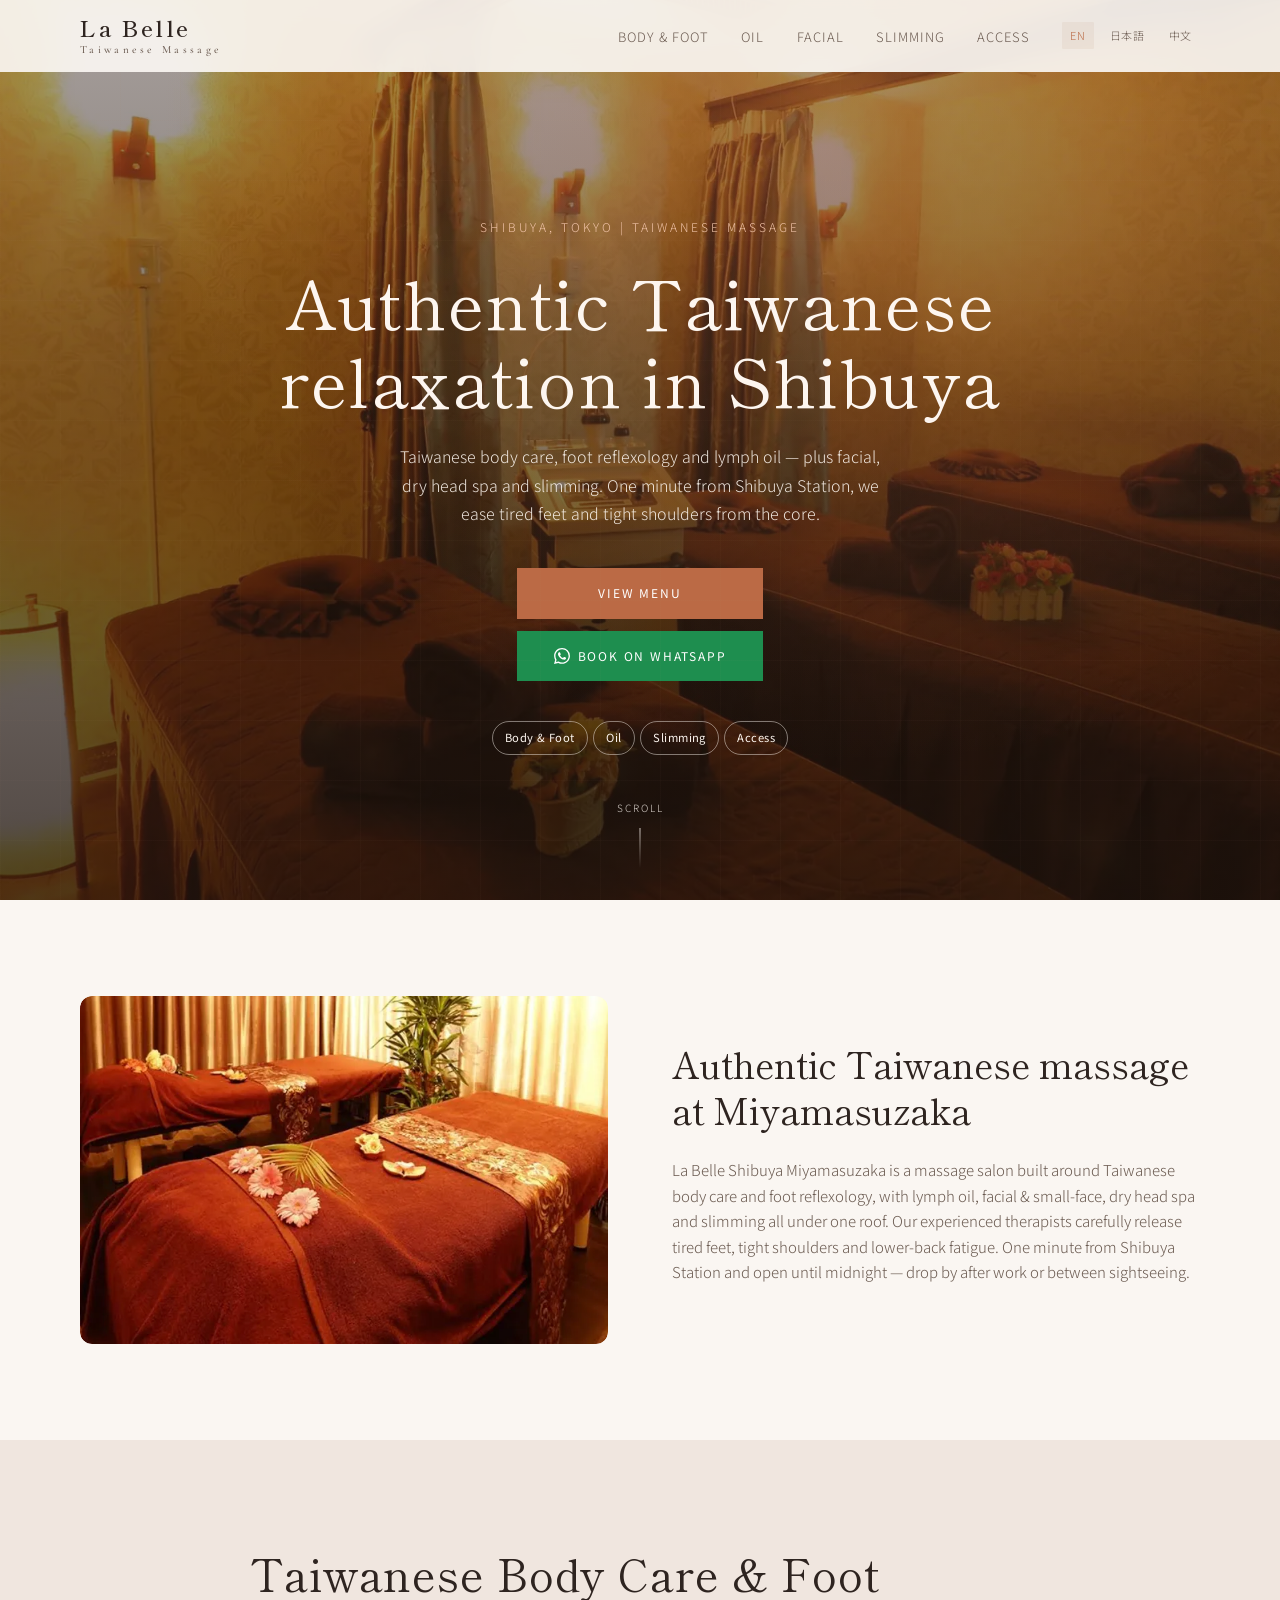
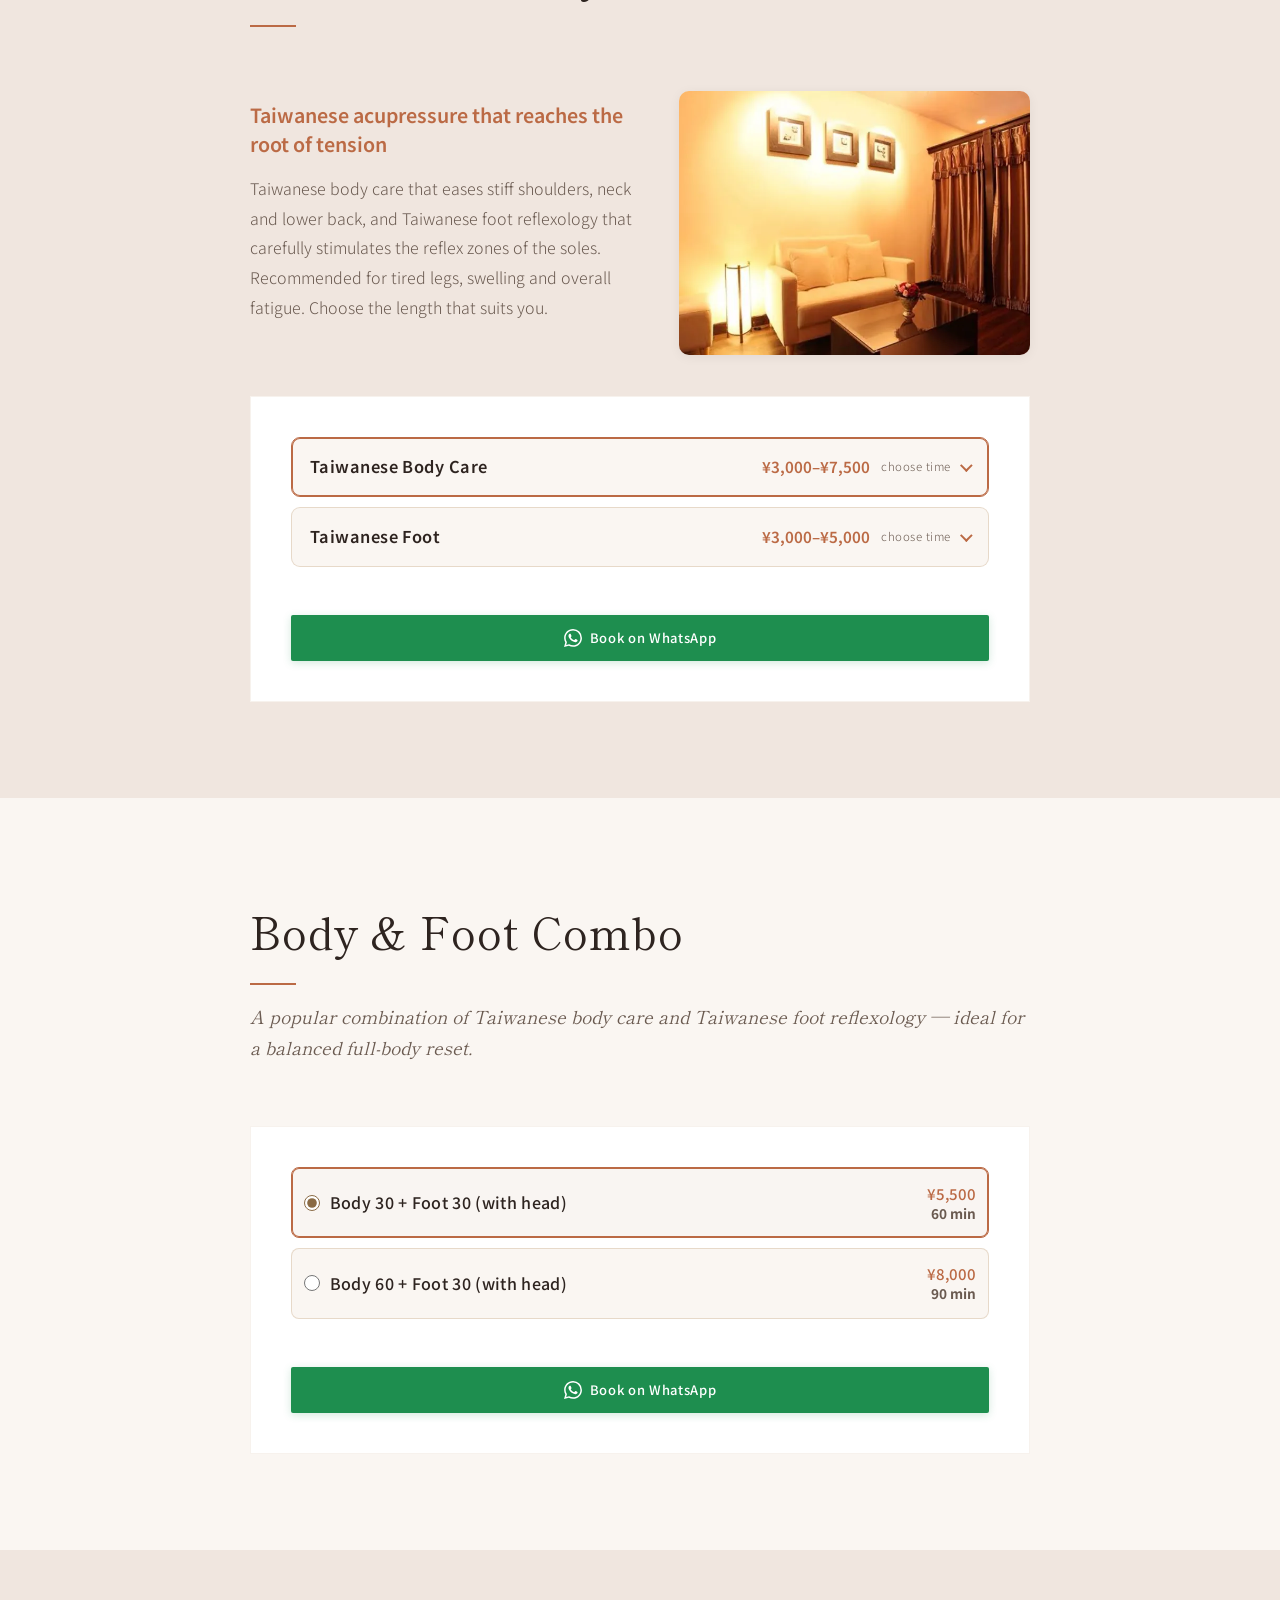
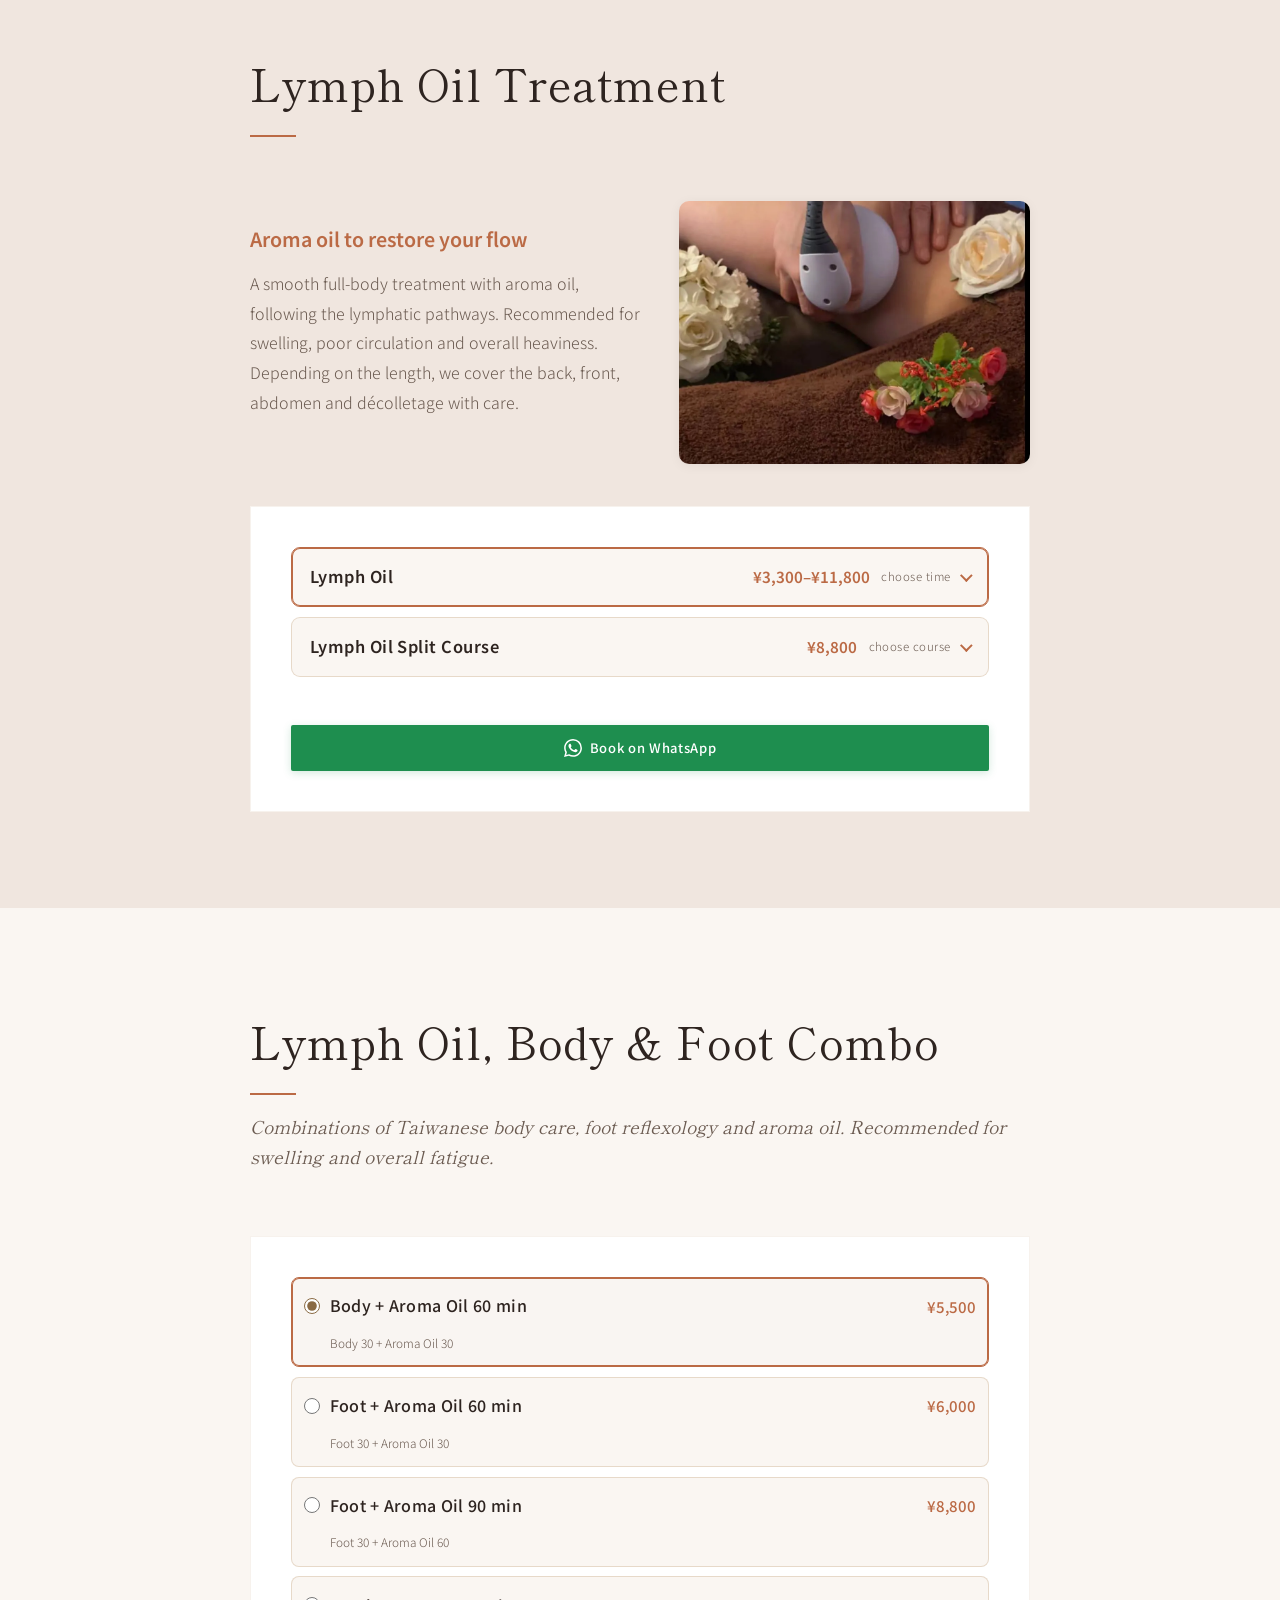
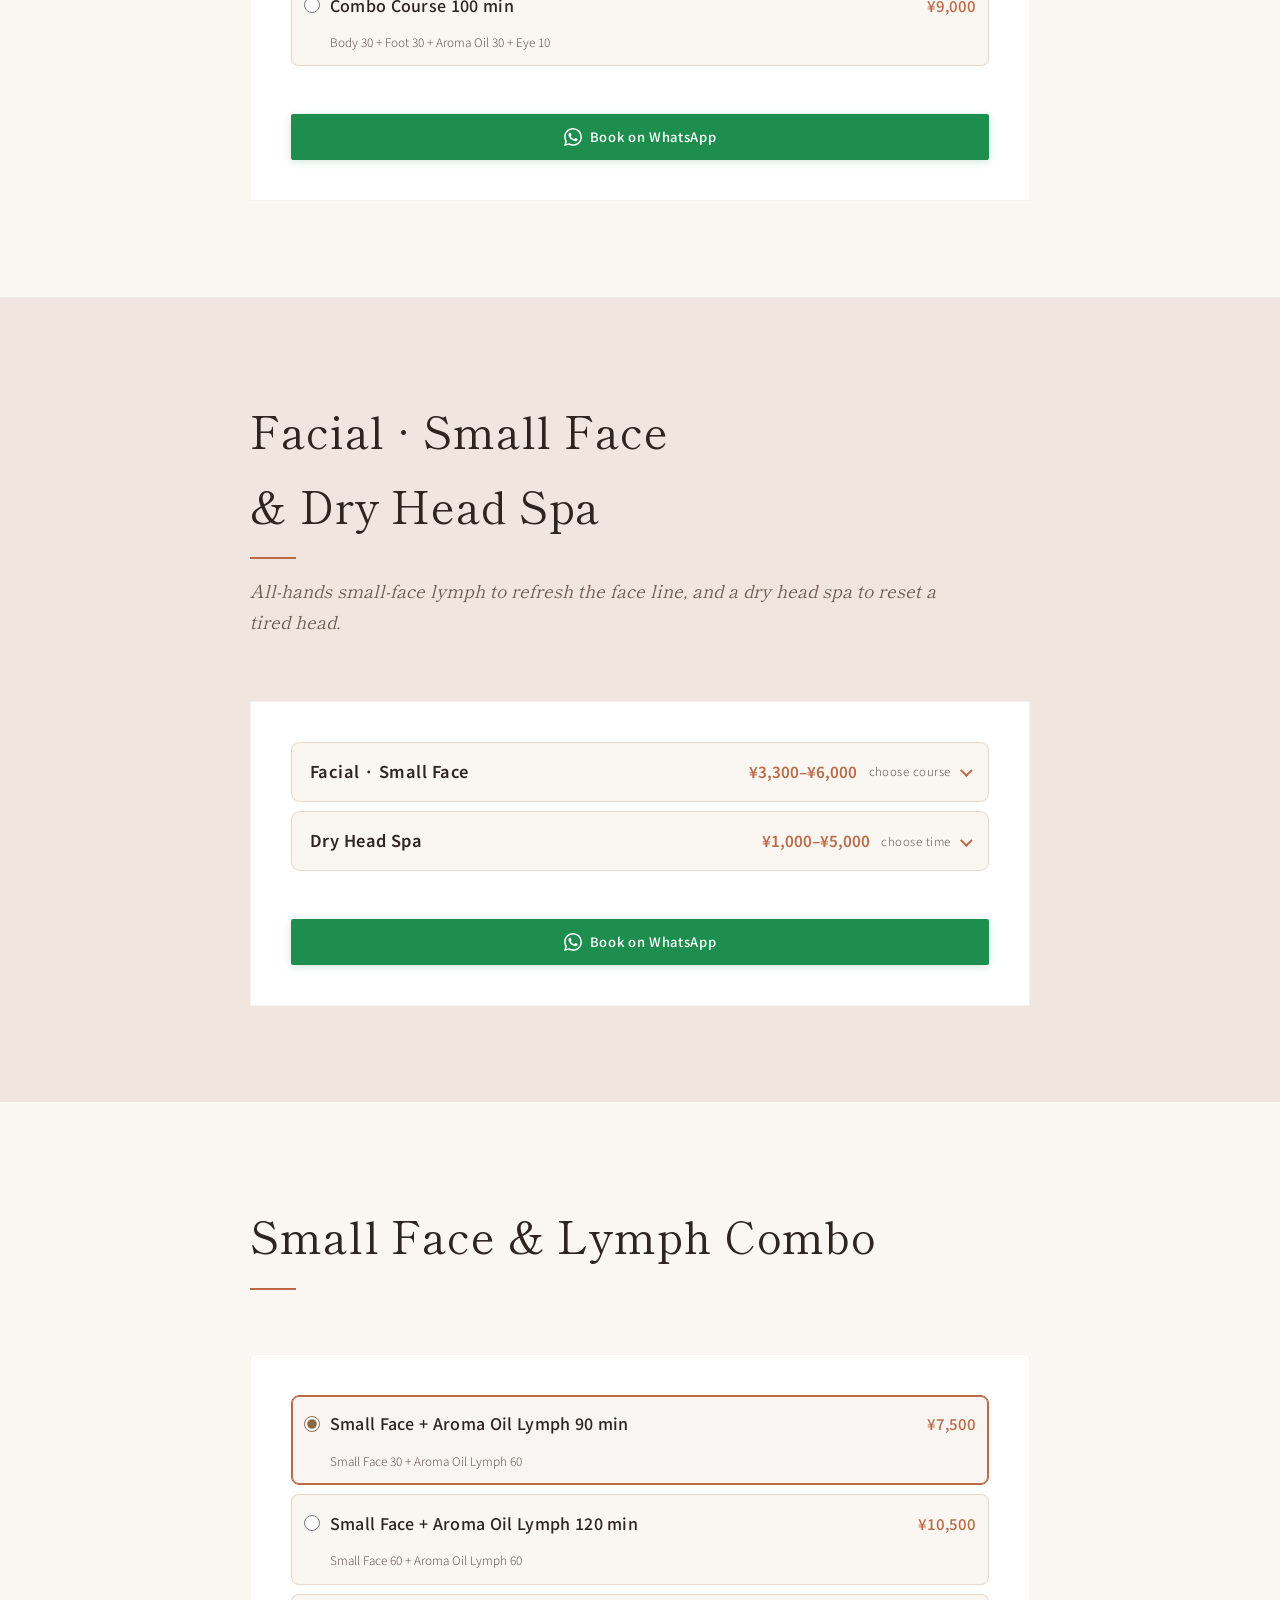
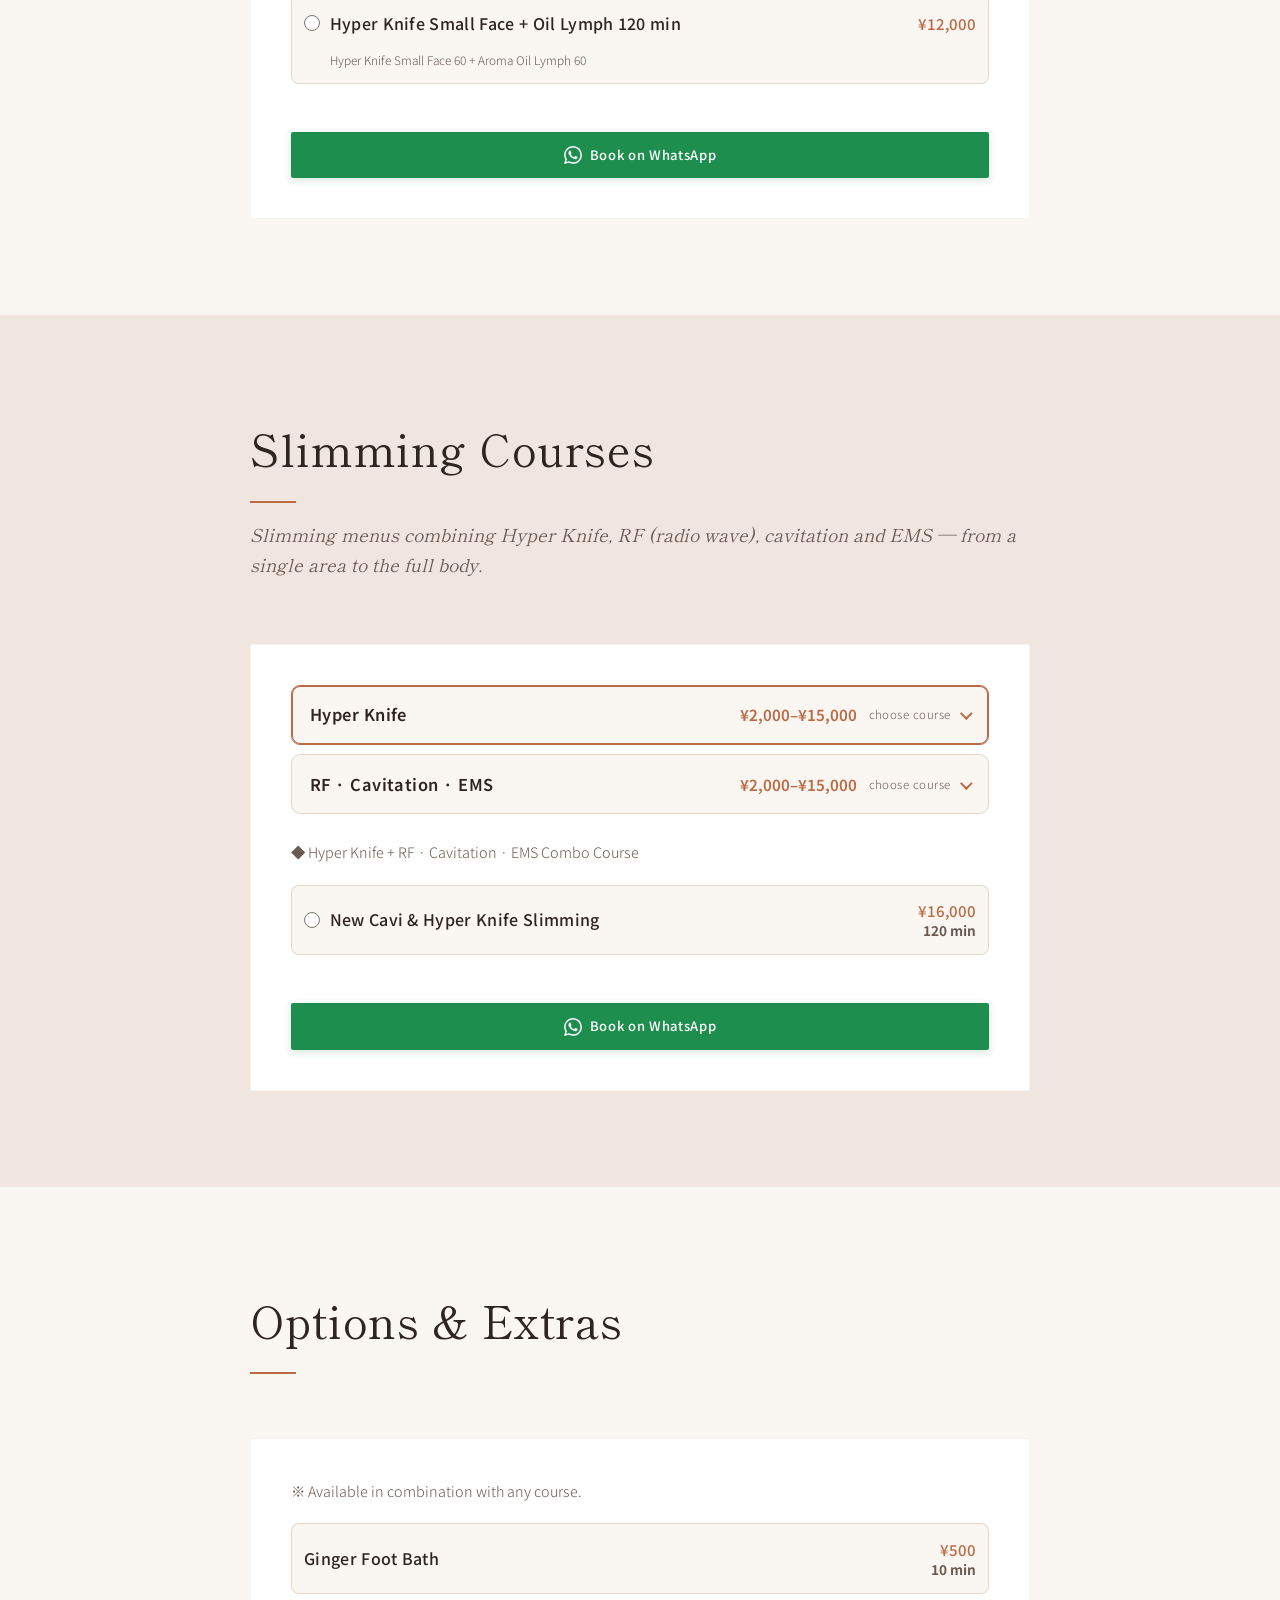
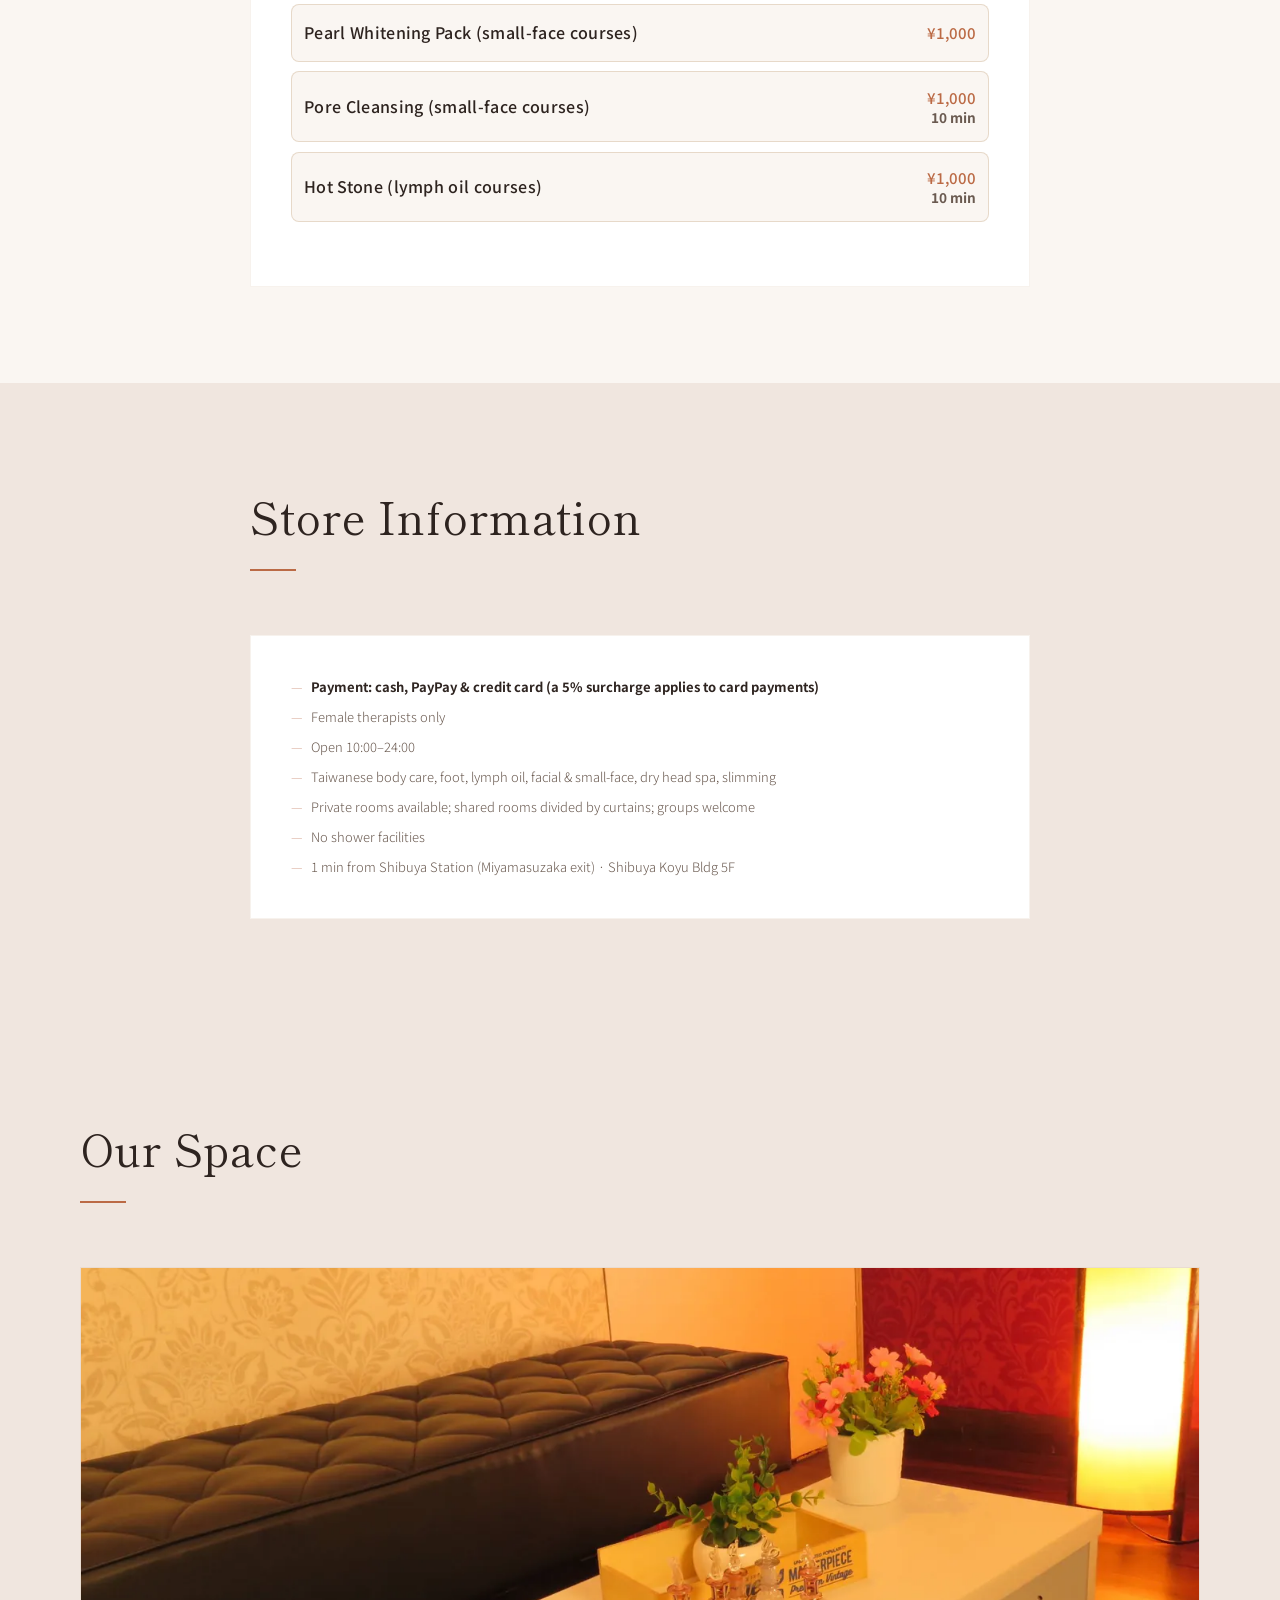
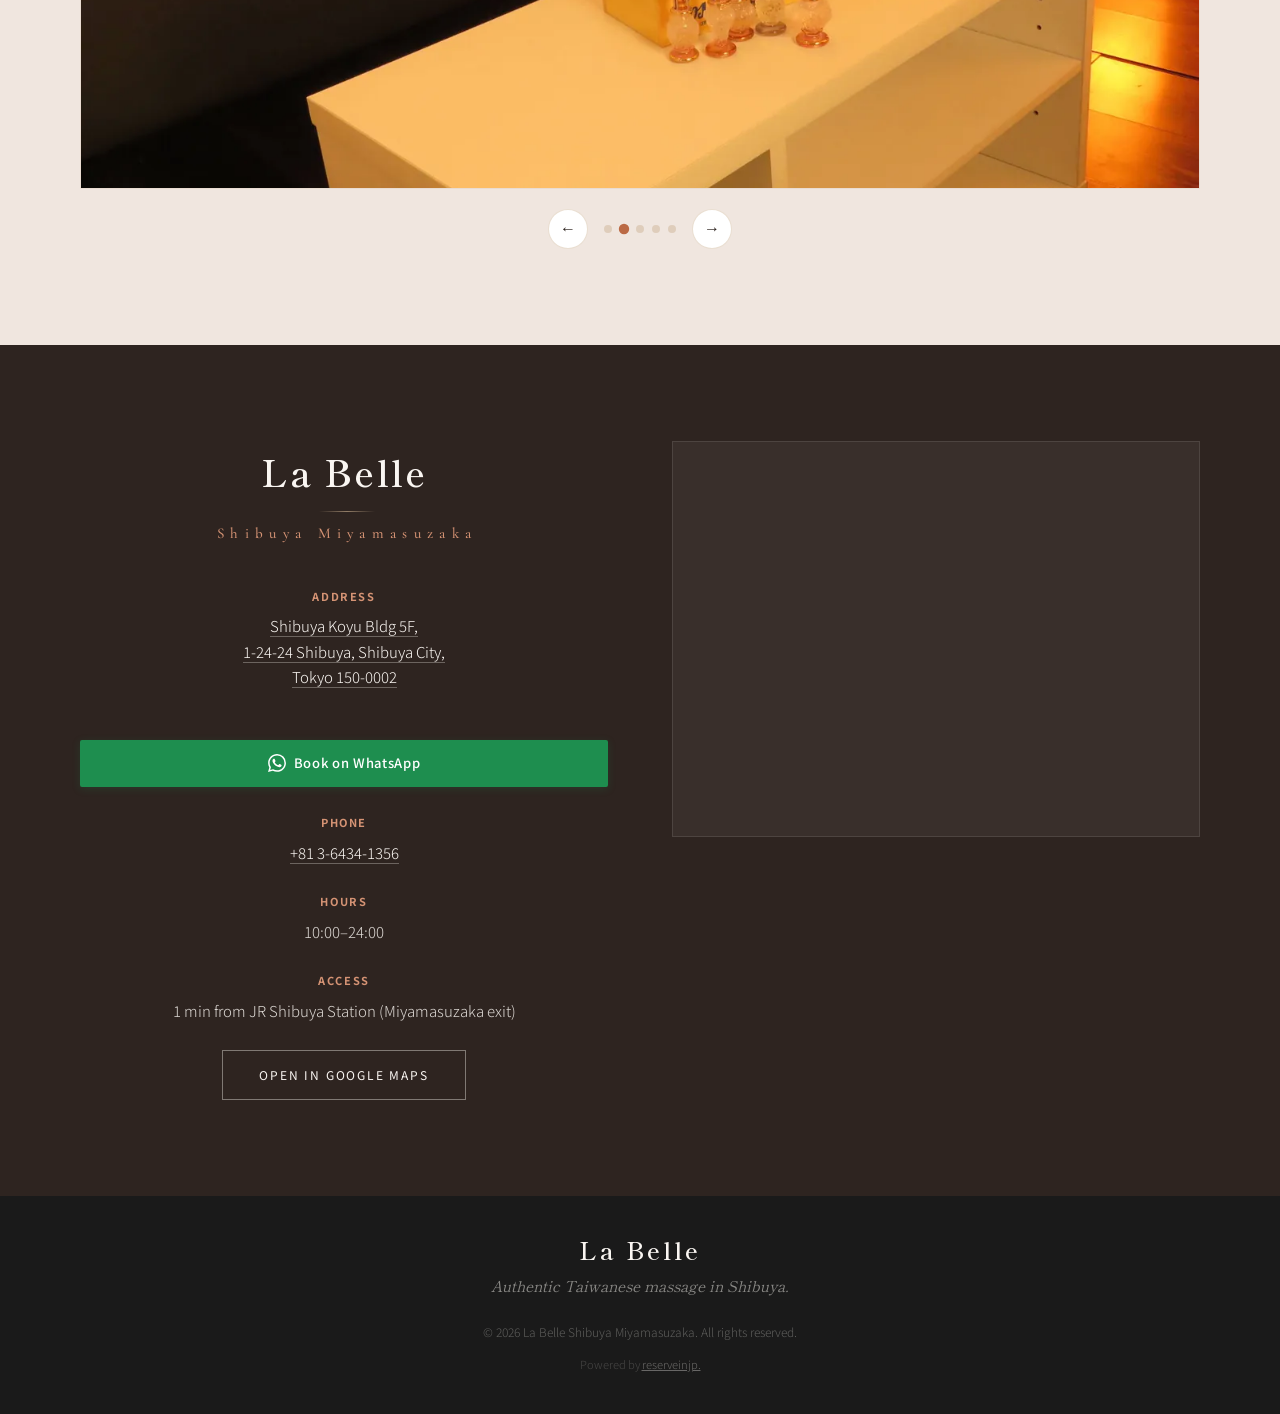
<file: la-belle/en/index.html>
<!DOCTYPE html>
<html lang="en">
<head>
  <meta charset="UTF-8">
  <meta name="viewport" content="width=device-width, initial-scale=1.0">
  <meta name="description" content="La Belle Shibuya Miyamasuzaka — Taiwanese massage in Shibuya, Tokyo. Body care, foot reflexology, lymph oil, facial & small-face, dry head spa and slimming. 1 min from Shibuya Station, open 10:00–24:00.">
  <title>La Belle Shibuya | Taiwanese Massage · Foot Reflexology · Lymph Oil</title>
  <link rel="preconnect" href="https://fonts.googleapis.com">
  <link rel="preconnect" href="https://fonts.gstatic.com" crossorigin>
  <link href="https://fonts.googleapis.com/css2?family=Cormorant+Garamond:wght@500&family=Noto+Sans+JP:wght@400;500;600&family=Noto+Sans+SC:wght@400;500&family=Shippori+Mincho:wght@500;600&display=swap" rel="stylesheet">
  <link rel="stylesheet" href="../styles.css">
</head>
<body>
  <header class="header" id="header">
    <nav class="nav container">
      <a href="../landing.html" class="logo">La Belle<span class="logo-romaji">Taiwanese Massage</span></a>
      <button class="nav-toggle" aria-label="menu" aria-expanded="false">
        <span></span>
        <span></span>
      </button>
      <div class="nav-menu">
        <ul class="nav-links">
          <li><a href="#body">Body &amp; Foot</a></li>
          <li><a href="#oil">Oil</a></li>
          <li><a href="#beauty">Facial</a></li>
          <li><a href="#slim">Slimming</a></li>
          <li><a href="#visit">Access</a></li>
        </ul>
        <div class="lang-switch">
          <a href="../en/index.html" class="active">EN</a>
          <a href="../jp/index.html">日本語</a>
          <a href="../cn/index.html">中文</a>
        </div>
      </div>
    </nav>
  </header>

  <main>
    <section class="hero">
      <div class="hero-carousel" id="heroCarousel">
        <div class="hero-slide active" style="background-image: url(../assets/images/hero-1.webp);"></div>
      </div>
      <div class="hero-grid-overlay"></div>
      <div class="hero-content container">
        <p class="hero-tag">Shibuya, Tokyo | Taiwanese Massage</p>
        <h1>Authentic Taiwanese <br>relaxation in Shibuya</h1>
        <p class="hero-sub">Taiwanese body care, foot reflexology and lymph oil — plus facial, dry head spa and slimming. One minute from Shibuya Station, we ease tired feet and tight shoulders from the core.</p>
        <div class="hero-cta">
          <a href="#body" class="btn btn-primary">View Menu</a>
          <a href="../booking.html?lang=en" class="btn btn-whatsapp">
            <svg viewBox="0 0 24 24"><path d="M17.472 14.382c-.297-.149-1.758-.867-2.03-.967-.273-.099-.471-.148-.67.15-.197.297-.767.966-.94 1.164-.173.199-.347.223-.644.075-.297-.15-1.255-.463-2.39-1.475-.884-.788-1.48-1.761-1.653-2.059-.173-.297-.018-.458.13-.606.134-.133.298-.347.446-.52.149-.174.198-.298.298-.497.099-.198.05-.371-.025-.52-.075-.149-.669-1.612-.916-2.207-.242-.579-.487-.5-.669-.51-.173-.008-.371-.01-.57-.01-.198 0-.52.074-.792.372-.272.297-1.04 1.016-1.04 2.479 0 1.462 1.065 2.875 1.213 3.074.149.198 2.096 3.2 5.077 4.487.709.306 1.262.489 1.694.625.712.227 1.36.195 1.871.118.571-.085 1.758-.719 2.006-1.413.248-.694.248-1.289.173-1.413-.074-.124-.272-.198-.57-.347m-5.421 7.403h-.004a9.87 9.87 0 01-5.031-1.378l-.361-.214-3.741.982.998-3.648-.235-.374a9.86 9.86 0 01-1.51-5.26c.001-5.45 4.436-9.884 9.888-9.884 2.64 0 5.122 1.03 6.988 2.898a9.825 9.825 0 012.893 6.994c-.003 5.45-4.437 9.884-9.885 9.884m8.413-18.297A11.815 11.815 0 0012.05 0C5.495 0 .16 5.335.157 11.892c0 2.096.547 4.142 1.588 5.945L.057 24l6.305-1.654a11.882 11.882 0 005.683 1.448h.005c6.554 0 11.89-5.335 11.893-11.893a11.821 11.821 0 00-3.48-8.413Z"/></svg>
            Book on WhatsApp
          </a>
        </div>
        <div class="hero-quick-nav">
          <a href="#body" class="hero-nav-pill">Body &amp; Foot</a>
          <a href="#oil" class="hero-nav-pill">Oil</a>
          <a href="#slim" class="hero-nav-pill">Slimming</a>
          <a href="#visit" class="hero-nav-pill">Access</a>
        </div>
      </div>
      <div class="hero-scroll">
        <span>Scroll</span>
        <div class="scroll-line"></div>
      </div>
    </section>

    <section class="intro section">
      <div class="container intro-grid">
        <div class="intro-text">
          <h2>Authentic Taiwanese massage <br>at Miyamasuzaka</h2>
          <p>La Belle Shibuya Miyamasuzaka is a massage salon built around Taiwanese body care and foot reflexology, with lymph oil, facial &amp; small-face, dry head spa and slimming all under one roof. Our experienced therapists carefully release tired feet, tight shoulders and lower-back fatigue. One minute from Shibuya Station and open until midnight — drop by after work or between sightseeing.</p>
        </div>
        <div class="intro-features">
          <div class="intro-promo-image">
            <img src="../assets/images/intro.webp" alt="La Belle Shibuya Miyamasuzaka" loading="lazy">
          </div>
        </div>
      </div>
    </section>

    <section class="services section section-alt" id="body">
      <div class="container">
        <header class="section-header">
          <h2>Taiwanese Body Care &amp; Foot</h2>
        </header>
        <div class="service-intro">
          <div class="service-photo"><img src="../assets/images/body.webp" alt="Taiwanese body care and foot reflexology" loading="lazy"></div>
          <div class="service-desc">
            <p class="service-tagline">Taiwanese acupressure that reaches the root of tension</p>
            <p>Taiwanese body care that eases stiff shoulders, neck and lower back, and Taiwanese foot reflexology that carefully stimulates the reflex zones of the soles. Recommended for tired legs, swelling and overall fatigue. Choose the length that suits you.</p>
          </div>
        </div>
        <article class="service-card service-card-wide">
          <div class="option-rows">
            <div class="opt-group">
              <button type="button" class="opt-group-head" aria-expanded="false">
                <span class="ogh-name">Taiwanese Body Care</span>
                <span class="ogh-meta"><span class="ogh-range">¥3,000–¥7,500</span><span class="ogh-hint">choose time</span><i class="ogh-chev" aria-hidden="true"></i></span>
              </button>
              <div class="opt-group-body">
                <label class="opt-row">
                  <input type="radio" name="body-sel" value="Body 30min">
                  <span class="opt-duration"><span class="opt-name">Body Care (upper or lower body)</span></span>
                  <span class="opt-price">¥3,000<small>30 min</small></span>
                </label>
                <label class="opt-row">
                  <input type="radio" name="body-sel" value="Body 60min" checked>
                  <span class="opt-duration"><span class="opt-name">Body Care (full back &amp; head)</span></span>
                  <span class="opt-price">¥5,000<small>60 min</small></span>
                </label>
                <label class="opt-row">
                  <input type="radio" name="body-sel" value="Body 90min">
                  <span class="opt-duration"><span class="opt-name">Body Care (back, front legs &amp; head)</span></span>
                  <span class="opt-price">¥7,500<small>90 min</small></span>
                </label>
              </div>
            </div>
            <div class="opt-group">
              <button type="button" class="opt-group-head" aria-expanded="false">
                <span class="ogh-name">Taiwanese Foot</span>
                <span class="ogh-meta"><span class="ogh-range">¥3,000–¥5,000</span><span class="ogh-hint">choose time</span><i class="ogh-chev" aria-hidden="true"></i></span>
              </button>
              <div class="opt-group-body">
                <label class="opt-row">
                  <input type="radio" name="body-sel" value="Foot 30min">
                  <span class="opt-duration"><span class="opt-name">Foot (soles focus)</span></span>
                  <span class="opt-price">¥3,000<small>30 min</small></span>
                </label>
                <label class="opt-row">
                  <input type="radio" name="body-sel" value="Foot 45min">
                  <span class="opt-duration"><span class="opt-name">Foot (up to calves)</span></span>
                  <span class="opt-price">¥4,000<small>45 min</small></span>
                </label>
                <label class="opt-row">
                  <input type="radio" name="body-sel" value="Foot 60min">
                  <span class="opt-duration"><span class="opt-name">Foot (up to knees)</span></span>
                  <span class="opt-price">¥5,000<small>60 min</small></span>
                </label>
              </div>
            </div>
          </div>
          <a href="../booking.html?lang=en" class="btn-booking"><svg viewBox="0 0 24 24" width="18" height="18"><path d="M17.472 14.382c-.297-.149-1.758-.867-2.03-.967-.273-.099-.471-.148-.67.15-.197.297-.767.966-.94 1.164-.173.199-.347.223-.644.075-.297-.15-1.255-.463-2.39-1.475-.884-.788-1.48-1.761-1.653-2.059-.173-.297-.018-.458.13-.606.134-.133.298-.347.446-.52.149-.174.198-.298.298-.497.099-.198.05-.371-.025-.52-.075-.149-.669-1.612-.916-2.207-.242-.579-.487-.5-.669-.51-.173-.008-.371-.01-.57-.01-.198 0-.52.074-.792.372-.272.297-1.04 1.016-1.04 2.479 0 1.462 1.065 2.875 1.213 3.074.149.198 2.096 3.2 5.077 4.487.709.306 1.262.489 1.694.625.712.227 1.36.195 1.871.118.571-.085 1.758-.719 2.006-1.413.248-.694.248-1.289.173-1.413-.074-.124-.272-.198-.57-.347m-5.421 7.403h-.004a9.87 9.87 0 01-5.031-1.378l-.361-.214-3.741.982.998-3.648-.235-.374a9.86 9.86 0 01-1.51-5.26c.001-5.45 4.436-9.884 9.888-9.884 2.64 0 5.122 1.03 6.988 2.898a9.825 9.825 0 012.893 6.994c-.003 5.45-4.437 9.884-9.885 9.884m8.413-18.297A11.815 11.815 0 0012.05 0C5.495 0 .16 5.335.157 11.892c0 2.096.547 4.142 1.588 5.945L.057 24l6.305-1.654a11.882 11.882 0 005.683 1.448h.005c6.554 0 11.89-5.335 11.893-11.893a11.821 11.821 0 00-3.48-8.413Z" fill="currentColor"/></svg> Book on WhatsApp</a>
        </article>
      </div>
    </section>

    <section class="services section" id="combo1">
      <div class="container">
        <header class="section-header">
          <h2>Body &amp; Foot Combo</h2>
          <p class="section-sub">A popular combination of Taiwanese body care and Taiwanese foot reflexology — ideal for a balanced full-body reset.</p>
        </header>
        <article class="service-card service-card-wide">
          <div class="option-rows">
            <label class="opt-row">
              <input type="radio" name="combo1-sel" value="Combo Body+Foot 60min" checked>
              <span class="opt-duration"><span class="opt-name">Body 30 + Foot 30 (with head)</span></span>
              <span class="opt-price">¥5,500<small>60 min</small></span>
            </label>
            <label class="opt-row">
              <input type="radio" name="combo1-sel" value="Combo Body+Foot 90min">
              <span class="opt-duration"><span class="opt-name">Body 60 + Foot 30 (with head)</span></span>
              <span class="opt-price">¥8,000<small>90 min</small></span>
            </label>
          </div>
          <a href="../booking.html?lang=en" class="btn-booking"><svg viewBox="0 0 24 24" width="18" height="18"><path d="M17.472 14.382c-.297-.149-1.758-.867-2.03-.967-.273-.099-.471-.148-.67.15-.197.297-.767.966-.94 1.164-.173.199-.347.223-.644.075-.297-.15-1.255-.463-2.39-1.475-.884-.788-1.48-1.761-1.653-2.059-.173-.297-.018-.458.13-.606.134-.133.298-.347.446-.52.149-.174.198-.298.298-.497.099-.198.05-.371-.025-.52-.075-.149-.669-1.612-.916-2.207-.242-.579-.487-.5-.669-.51-.173-.008-.371-.01-.57-.01-.198 0-.52.074-.792.372-.272.297-1.04 1.016-1.04 2.479 0 1.462 1.065 2.875 1.213 3.074.149.198 2.096 3.2 5.077 4.487.709.306 1.262.489 1.694.625.712.227 1.36.195 1.871.118.571-.085 1.758-.719 2.006-1.413.248-.694.248-1.289.173-1.413-.074-.124-.272-.198-.57-.347m-5.421 7.403h-.004a9.87 9.87 0 01-5.031-1.378l-.361-.214-3.741.982.998-3.648-.235-.374a9.86 9.86 0 01-1.51-5.26c.001-5.45 4.436-9.884 9.888-9.884 2.64 0 5.122 1.03 6.988 2.898a9.825 9.825 0 012.893 6.994c-.003 5.45-4.437 9.884-9.885 9.884m8.413-18.297A11.815 11.815 0 0012.05 0C5.495 0 .16 5.335.157 11.892c0 2.096.547 4.142 1.588 5.945L.057 24l6.305-1.654a11.882 11.882 0 005.683 1.448h.005c6.554 0 11.89-5.335 11.893-11.893a11.821 11.821 0 00-3.48-8.413Z" fill="currentColor"/></svg> Book on WhatsApp</a>
        </article>
      </div>
    </section>

    <section class="services section section-alt" id="oil">
      <div class="container">
        <header class="section-header">
          <h2>Lymph Oil Treatment</h2>
        </header>
        <div class="service-intro">
          <div class="service-photo"><img src="../assets/images/oil.webp" alt="Lymph oil treatment" loading="lazy"></div>
          <div class="service-desc">
            <p class="service-tagline">Aroma oil to restore your flow</p>
            <p>A smooth full-body treatment with aroma oil, following the lymphatic pathways. Recommended for swelling, poor circulation and overall heaviness. Depending on the length, we cover the back, front, abdomen and décolletage with care.</p>
          </div>
        </div>
        <article class="service-card service-card-wide">
          <div class="option-rows">
            <div class="opt-group">
              <button type="button" class="opt-group-head" aria-expanded="false">
                <span class="ogh-name">Lymph Oil</span>
                <span class="ogh-meta"><span class="ogh-range">¥3,300–¥11,800</span><span class="ogh-hint">choose time</span><i class="ogh-chev" aria-hidden="true"></i></span>
              </button>
              <div class="opt-group-body">
                <label class="opt-row">
                  <input type="radio" name="oil-sel" value="Oil Lymph 30min">
                  <span class="opt-duration"><span class="opt-name">Lymph Oil (upper or lower body)</span></span>
                  <span class="opt-price">¥3,300<small>30 min</small></span>
                </label>
                <label class="opt-row">
                  <input type="radio" name="oil-sel" value="Oil Lymph 60min" checked>
                  <span class="opt-duration"><span class="opt-name">Lymph Oil (full back &amp; head)</span></span>
                  <span class="opt-price">¥5,800<small>60 min</small></span>
                </label>
                <label class="opt-row">
                  <input type="radio" name="oil-sel" value="Oil Lymph 90min">
                  <span class="opt-duration"><span class="opt-name">Lymph Oil (back, front legs &amp; head)</span></span>
                  <span class="opt-price">¥8,800<small>90 min</small></span>
                </label>
                <label class="opt-row">
                  <input type="radio" name="oil-sel" value="Oil Lymph 120min">
                  <span class="opt-duration"><span class="opt-name">Lymph Oil (full body, abdomen, décolletage)</span></span>
                  <span class="opt-price">¥11,800<small>120 min</small></span>
                </label>
              </div>
            </div>
            <div class="opt-group">
              <button type="button" class="opt-group-head" aria-expanded="false">
                <span class="ogh-name">Lymph Oil Split Course</span>
                <span class="ogh-meta"><span class="ogh-range">¥8,800</span><span class="ogh-hint">choose course</span><i class="ogh-chev" aria-hidden="true"></i></span>
              </button>
              <div class="opt-group-body">
                <label class="opt-row">
                  <input type="radio" name="oil-sel" value="Oil Lymph Split 90min A">
                  <span class="opt-duration"><span class="opt-name">Lymph Oil Split (full back, décolletage, brow area)</span></span>
                  <span class="opt-price">¥8,800<small>90 min</small></span>
                </label>
                <label class="opt-row">
                  <input type="radio" name="oil-sel" value="Oil Lymph Split 90min B">
                  <span class="opt-duration"><span class="opt-name">Lymph Oil Split (full back, abdomen, brow area)</span></span>
                  <span class="opt-price">¥8,800<small>90 min</small></span>
                </label>
              </div>
            </div>
          </div>
          <a href="../booking.html?lang=en" class="btn-booking"><svg viewBox="0 0 24 24" width="18" height="18"><path d="M17.472 14.382c-.297-.149-1.758-.867-2.03-.967-.273-.099-.471-.148-.67.15-.197.297-.767.966-.94 1.164-.173.199-.347.223-.644.075-.297-.15-1.255-.463-2.39-1.475-.884-.788-1.48-1.761-1.653-2.059-.173-.297-.018-.458.13-.606.134-.133.298-.347.446-.52.149-.174.198-.298.298-.497.099-.198.05-.371-.025-.52-.075-.149-.669-1.612-.916-2.207-.242-.579-.487-.5-.669-.51-.173-.008-.371-.01-.57-.01-.198 0-.52.074-.792.372-.272.297-1.04 1.016-1.04 2.479 0 1.462 1.065 2.875 1.213 3.074.149.198 2.096 3.2 5.077 4.487.709.306 1.262.489 1.694.625.712.227 1.36.195 1.871.118.571-.085 1.758-.719 2.006-1.413.248-.694.248-1.289.173-1.413-.074-.124-.272-.198-.57-.347m-5.421 7.403h-.004a9.87 9.87 0 01-5.031-1.378l-.361-.214-3.741.982.998-3.648-.235-.374a9.86 9.86 0 01-1.51-5.26c.001-5.45 4.436-9.884 9.888-9.884 2.64 0 5.122 1.03 6.988 2.898a9.825 9.825 0 012.893 6.994c-.003 5.45-4.437 9.884-9.885 9.884m8.413-18.297A11.815 11.815 0 0012.05 0C5.495 0 .16 5.335.157 11.892c0 2.096.547 4.142 1.588 5.945L.057 24l6.305-1.654a11.882 11.882 0 005.683 1.448h.005c6.554 0 11.89-5.335 11.893-11.893a11.821 11.821 0 00-3.48-8.413Z" fill="currentColor"/></svg> Book on WhatsApp</a>
        </article>
      </div>
    </section>

    <section class="services section" id="combo2">
      <div class="container">
        <header class="section-header">
          <h2>Lymph Oil, Body &amp; Foot Combo</h2>
          <p class="section-sub">Combinations of Taiwanese body care, foot reflexology and aroma oil. Recommended for swelling and overall fatigue.</p>
        </header>
        <article class="service-card service-card-wide">
          <div class="option-rows">
            <label class="opt-row">
              <input type="radio" name="combo2-sel" value="Combo Body+Oil 60min" checked>
              <span class="opt-duration"><span class="opt-name">Body + Aroma Oil 60 min</span></span>
              <span class="opt-price">¥5,500</span>
              <span class="opt-sub">Body 30 + Aroma Oil 30</span>
            </label>
            <label class="opt-row">
              <input type="radio" name="combo2-sel" value="Combo Foot+Oil 60min">
              <span class="opt-duration"><span class="opt-name">Foot + Aroma Oil 60 min</span></span>
              <span class="opt-price">¥6,000</span>
              <span class="opt-sub">Foot 30 + Aroma Oil 30</span>
            </label>
            <label class="opt-row">
              <input type="radio" name="combo2-sel" value="Combo Foot+Oil 90min">
              <span class="opt-duration"><span class="opt-name">Foot + Aroma Oil 90 min</span></span>
              <span class="opt-price">¥8,800</span>
              <span class="opt-sub">Foot 30 + Aroma Oil 60</span>
            </label>
            <label class="opt-row">
              <input type="radio" name="combo2-sel" value="Combo Body+Foot+Oil+Eye 100min">
              <span class="opt-duration"><span class="opt-name">Combo Course 100 min</span></span>
              <span class="opt-price">¥9,000</span>
              <span class="opt-sub">Body 30 + Foot 30 + Aroma Oil 30 + Eye 10</span>
            </label>
          </div>
          <a href="../booking.html?lang=en" class="btn-booking"><svg viewBox="0 0 24 24" width="18" height="18"><path d="M17.472 14.382c-.297-.149-1.758-.867-2.03-.967-.273-.099-.471-.148-.67.15-.197.297-.767.966-.94 1.164-.173.199-.347.223-.644.075-.297-.15-1.255-.463-2.39-1.475-.884-.788-1.48-1.761-1.653-2.059-.173-.297-.018-.458.13-.606.134-.133.298-.347.446-.52.149-.174.198-.298.298-.497.099-.198.05-.371-.025-.52-.075-.149-.669-1.612-.916-2.207-.242-.579-.487-.5-.669-.51-.173-.008-.371-.01-.57-.01-.198 0-.52.074-.792.372-.272.297-1.04 1.016-1.04 2.479 0 1.462 1.065 2.875 1.213 3.074.149.198 2.096 3.2 5.077 4.487.709.306 1.262.489 1.694.625.712.227 1.36.195 1.871.118.571-.085 1.758-.719 2.006-1.413.248-.694.248-1.289.173-1.413-.074-.124-.272-.198-.57-.347m-5.421 7.403h-.004a9.87 9.87 0 01-5.031-1.378l-.361-.214-3.741.982.998-3.648-.235-.374a9.86 9.86 0 01-1.51-5.26c.001-5.45 4.436-9.884 9.888-9.884 2.64 0 5.122 1.03 6.988 2.898a9.825 9.825 0 012.893 6.994c-.003 5.45-4.437 9.884-9.885 9.884m8.413-18.297A11.815 11.815 0 0012.05 0C5.495 0 .16 5.335.157 11.892c0 2.096.547 4.142 1.588 5.945L.057 24l6.305-1.654a11.882 11.882 0 005.683 1.448h.005c6.554 0 11.89-5.335 11.893-11.893a11.821 11.821 0 00-3.48-8.413Z" fill="currentColor"/></svg> Book on WhatsApp</a>
        </article>
      </div>
    </section>

    <section class="services section section-alt" id="beauty">
      <div class="container">
        <header class="section-header">
          <h2>Facial · Small Face &amp; Dry Head Spa</h2>
          <p class="section-sub">All-hands small-face lymph to refresh the face line, and a dry head spa to reset a tired head.</p>
        </header>
        <article class="service-card service-card-wide">
          <div class="option-rows">
            <div class="opt-group">
              <button type="button" class="opt-group-head" aria-expanded="false">
                <span class="ogh-name">Facial · Small Face</span>
                <span class="ogh-meta"><span class="ogh-range">¥3,300–¥6,000</span><span class="ogh-hint">choose course</span><i class="ogh-chev" aria-hidden="true"></i></span>
              </button>
              <div class="opt-group-body">
                <label class="opt-row">
                  <input type="radio" name="beauty-sel" value="Facial Lymph 30min">
                  <span class="opt-duration"><span class="opt-name">All-hands Small-face Lymph</span></span>
                  <span class="opt-price">¥3,300<small>30 min</small></span>
                </label>
                <label class="opt-row">
                  <input type="radio" name="beauty-sel" value="Pore Care + Small Face 30min">
                  <span class="opt-duration"><span class="opt-name">Pore Cleansing &amp; Small Face</span></span>
                  <span class="opt-price">¥4,000<small>30 min</small></span>
                </label>
                <label class="opt-row">
                  <input type="radio" name="beauty-sel" value="Facial Lymph 60min">
                  <span class="opt-duration"><span class="opt-name">All-hands Small-face Lymph (neck, décolletage &amp; head)</span></span>
                  <span class="opt-price">¥6,000<small>60 min</small></span>
                </label>
              </div>
            </div>
            <div class="opt-group">
              <button type="button" class="opt-group-head" aria-expanded="false">
                <span class="ogh-name">Dry Head Spa</span>
                <span class="ogh-meta"><span class="ogh-range">¥1,000–¥5,000</span><span class="ogh-hint">choose time</span><i class="ogh-chev" aria-hidden="true"></i></span>
              </button>
              <div class="opt-group-body">
                <label class="opt-row">
                  <input type="radio" name="beauty-sel" value="Dry Head Spa 10min">
                  <span class="opt-duration"><span class="opt-name">Dry Head Spa</span></span>
                  <span class="opt-price">¥1,000<small>10 min</small></span>
                </label>
                <label class="opt-row">
                  <input type="radio" name="beauty-sel" value="Dry Head Spa 30min">
                  <span class="opt-duration"><span class="opt-name">Dry Head Spa</span></span>
                  <span class="opt-price">¥3,000<small>30 min</small></span>
                </label>
                <label class="opt-row">
                  <input type="radio" name="beauty-sel" value="Dry Head Spa 60min">
                  <span class="opt-duration"><span class="opt-name">Dry Head Spa</span></span>
                  <span class="opt-price">¥5,000<small>60 min</small></span>
                </label>
              </div>
            </div>
          </div>
          <a href="../booking.html?lang=en" class="btn-booking"><svg viewBox="0 0 24 24" width="18" height="18"><path d="M17.472 14.382c-.297-.149-1.758-.867-2.03-.967-.273-.099-.471-.148-.67.15-.197.297-.767.966-.94 1.164-.173.199-.347.223-.644.075-.297-.15-1.255-.463-2.39-1.475-.884-.788-1.48-1.761-1.653-2.059-.173-.297-.018-.458.13-.606.134-.133.298-.347.446-.52.149-.174.198-.298.298-.497.099-.198.05-.371-.025-.52-.075-.149-.669-1.612-.916-2.207-.242-.579-.487-.5-.669-.51-.173-.008-.371-.01-.57-.01-.198 0-.52.074-.792.372-.272.297-1.04 1.016-1.04 2.479 0 1.462 1.065 2.875 1.213 3.074.149.198 2.096 3.2 5.077 4.487.709.306 1.262.489 1.694.625.712.227 1.36.195 1.871.118.571-.085 1.758-.719 2.006-1.413.248-.694.248-1.289.173-1.413-.074-.124-.272-.198-.57-.347m-5.421 7.403h-.004a9.87 9.87 0 01-5.031-1.378l-.361-.214-3.741.982.998-3.648-.235-.374a9.86 9.86 0 01-1.51-5.26c.001-5.45 4.436-9.884 9.888-9.884 2.64 0 5.122 1.03 6.988 2.898a9.825 9.825 0 012.893 6.994c-.003 5.45-4.437 9.884-9.885 9.884m8.413-18.297A11.815 11.815 0 0012.05 0C5.495 0 .16 5.335.157 11.892c0 2.096.547 4.142 1.588 5.945L.057 24l6.305-1.654a11.882 11.882 0 005.683 1.448h.005c6.554 0 11.89-5.335 11.893-11.893a11.821 11.821 0 00-3.48-8.413Z" fill="currentColor"/></svg> Book on WhatsApp</a>
        </article>
      </div>
    </section>

    <section class="services section" id="facelymph">
      <div class="container">
        <header class="section-header">
          <h2>Small Face &amp; Lymph Combo</h2>
        </header>
        <article class="service-card service-card-wide">
          <div class="option-rows">
            <label class="opt-row">
              <input type="radio" name="facelymph-sel" value="Face30 Oil60" checked>
              <span class="opt-duration"><span class="opt-name">Small Face + Aroma Oil Lymph 90 min</span></span>
              <span class="opt-price">¥7,500</span>
              <span class="opt-sub">Small Face 30 + Aroma Oil Lymph 60</span>
            </label>
            <label class="opt-row">
              <input type="radio" name="facelymph-sel" value="Face60 Oil60">
              <span class="opt-duration"><span class="opt-name">Small Face + Aroma Oil Lymph 120 min</span></span>
              <span class="opt-price">¥10,500</span>
              <span class="opt-sub">Small Face 60 + Aroma Oil Lymph 60</span>
            </label>
            <label class="opt-row">
              <input type="radio" name="facelymph-sel" value="HyperKnife Face60 Oil60">
              <span class="opt-duration"><span class="opt-name">Hyper Knife Small Face + Oil Lymph 120 min</span></span>
              <span class="opt-price">¥12,000</span>
              <span class="opt-sub">Hyper Knife Small Face 60 + Aroma Oil Lymph 60</span>
            </label>
          </div>
          <a href="../booking.html?lang=en" class="btn-booking"><svg viewBox="0 0 24 24" width="18" height="18"><path d="M17.472 14.382c-.297-.149-1.758-.867-2.03-.967-.273-.099-.471-.148-.67.15-.197.297-.767.966-.94 1.164-.173.199-.347.223-.644.075-.297-.15-1.255-.463-2.39-1.475-.884-.788-1.48-1.761-1.653-2.059-.173-.297-.018-.458.13-.606.134-.133.298-.347.446-.52.149-.174.198-.298.298-.497.099-.198.05-.371-.025-.52-.075-.149-.669-1.612-.916-2.207-.242-.579-.487-.5-.669-.51-.173-.008-.371-.01-.57-.01-.198 0-.52.074-.792.372-.272.297-1.04 1.016-1.04 2.479 0 1.462 1.065 2.875 1.213 3.074.149.198 2.096 3.2 5.077 4.487.709.306 1.262.489 1.694.625.712.227 1.36.195 1.871.118.571-.085 1.758-.719 2.006-1.413.248-.694.248-1.289.173-1.413-.074-.124-.272-.198-.57-.347m-5.421 7.403h-.004a9.87 9.87 0 01-5.031-1.378l-.361-.214-3.741.982.998-3.648-.235-.374a9.86 9.86 0 01-1.51-5.26c.001-5.45 4.436-9.884 9.888-9.884 2.64 0 5.122 1.03 6.988 2.898a9.825 9.825 0 012.893 6.994c-.003 5.45-4.437 9.884-9.885 9.884m8.413-18.297A11.815 11.815 0 0012.05 0C5.495 0 .16 5.335.157 11.892c0 2.096.547 4.142 1.588 5.945L.057 24l6.305-1.654a11.882 11.882 0 005.683 1.448h.005c6.554 0 11.89-5.335 11.893-11.893a11.821 11.821 0 00-3.48-8.413Z" fill="currentColor"/></svg> Book on WhatsApp</a>
        </article>
      </div>
    </section>

    <section class="services section section-alt" id="slim">
      <div class="container">
        <header class="section-header">
          <h2>Slimming Courses</h2>
          <p class="section-sub">Slimming menus combining Hyper Knife, RF (radio wave), cavitation and EMS — from a single area to the full body.</p>
        </header>
        <article class="service-card service-card-wide">
          <div class="option-rows">
            <div class="opt-group">
              <button type="button" class="opt-group-head" aria-expanded="false">
                <span class="ogh-name">Hyper Knife</span>
                <span class="ogh-meta"><span class="ogh-range">¥2,000–¥15,000</span><span class="ogh-hint">choose course</span><i class="ogh-chev" aria-hidden="true"></i></span>
              </button>
              <div class="opt-group-body">
                <label class="opt-row">
                  <input type="radio" name="slim-sel" value="Hyper Knife 1 Area 10min" checked>
                  <span class="opt-duration"><span class="opt-name">Hyper Knife (1 area)</span></span>
                  <span class="opt-price">¥2,000<small>10 min</small></span>
                </label>
                <label class="opt-row">
                  <input type="radio" name="slim-sel" value="Hyper Knife 30min">
                  <span class="opt-duration"><span class="opt-name">Hyper Knife</span></span>
                  <span class="opt-price">¥5,000<small>30 min</small></span>
                </label>
                <label class="opt-row">
                  <input type="radio" name="slim-sel" value="Hyper Knife 60min">
                  <span class="opt-duration"><span class="opt-name">Hyper Knife</span></span>
                  <span class="opt-price">¥8,000<small>60 min</small></span>
                  <span class="opt-sub">Upper or lower body + 30 min aroma lymph oil</span>
                </label>
                <label class="opt-row">
                  <input type="radio" name="slim-sel" value="Hyper Knife 90min">
                  <span class="opt-duration"><span class="opt-name">Hyper Knife</span></span>
                  <span class="opt-price">¥12,000<small>90 min</small></span>
                  <span class="opt-sub">Upper or lower body + 45 min aroma lymph oil</span>
                </label>
                <label class="opt-row">
                  <input type="radio" name="slim-sel" value="Hyper Knife 120min">
                  <span class="opt-duration"><span class="opt-name">Hyper Knife</span></span>
                  <span class="opt-price">¥15,000<small>120 min</small></span>
                  <span class="opt-sub">Full body 60 + full-body aroma lymph oil 60</span>
                </label>
                <label class="opt-row">
                  <input type="radio" name="slim-sel" value="Hyper Knife Face 60min">
                  <span class="opt-duration"><span class="opt-name">Hyper Knife Facial</span></span>
                  <span class="opt-price">¥8,000<small>60 min</small></span>
                  <span class="opt-sub">30 min Hyper Knife + 30 min small-face hand massage / face, neck, décolletage</span>
                </label>
              </div>
            </div>
            <div class="opt-group">
              <button type="button" class="opt-group-head" aria-expanded="false">
                <span class="ogh-name">RF · Cavitation · EMS</span>
                <span class="ogh-meta"><span class="ogh-range">¥2,000–¥15,000</span><span class="ogh-hint">choose course</span><i class="ogh-chev" aria-hidden="true"></i></span>
              </button>
              <div class="opt-group-body">
                <label class="opt-row">
                  <input type="radio" name="slim-sel" value="Cavi RF EMS 1 Area 10min">
                  <span class="opt-duration"><span class="opt-name">Cavi × RF × EMS (1 area)</span></span>
                  <span class="opt-price">¥2,000<small>10 min</small></span>
                </label>
                <label class="opt-row">
                  <input type="radio" name="slim-sel" value="Cavi RF EMS 30min">
                  <span class="opt-duration"><span class="opt-name">Cavi × RF × EMS</span></span>
                  <span class="opt-price">¥5,000<small>30 min</small></span>
                </label>
                <label class="opt-row">
                  <input type="radio" name="slim-sel" value="Cavi RF EMS 60min">
                  <span class="opt-duration"><span class="opt-name">Cavi × RF × EMS + Aroma Massage</span></span>
                  <span class="opt-price">¥8,000<small>60 min</small></span>
                  <span class="opt-sub">Upper or lower body + 30 min aroma lymph oil</span>
                </label>
                <label class="opt-row">
                  <input type="radio" name="slim-sel" value="Cavi RF EMS 90min">
                  <span class="opt-duration"><span class="opt-name">Cavi × RF × EMS + Aroma Massage</span></span>
                  <span class="opt-price">¥12,000<small>90 min</small></span>
                  <span class="opt-sub">Upper or lower body + 45 min aroma lymph oil</span>
                </label>
                <label class="opt-row">
                  <input type="radio" name="slim-sel" value="Cavi RF EMS 120min">
                  <span class="opt-duration"><span class="opt-name">Cavi × RF × EMS Full Body</span></span>
                  <span class="opt-price">¥15,000<small>120 min</small></span>
                  <span class="opt-sub">Full body 60 + full-body aroma lymph oil 60</span>
                </label>
                <label class="opt-row">
                  <input type="radio" name="slim-sel" value="Radio EMS Hyperpulse Face 60min">
                  <span class="opt-duration"><span class="opt-name">Radio Wave &amp; EMS &amp; Hyperpulse Facial</span></span>
                  <span class="opt-price">¥8,000<small>60 min</small></span>
                  <span class="opt-sub">30 min + 30 min small-face hand massage / face, neck, décolletage</span>
                </label>
              </div>
            </div>
          </div>
          <p class="option-note" style="margin-top:1.6rem;">◆ Hyper Knife + RF · Cavitation · EMS Combo Course</p>
          <div class="option-rows">
            <label class="opt-row">
              <input type="radio" name="slim-sel" value="New Cavi Hyper Knife 120min">
              <span class="opt-duration"><span class="opt-name">New Cavi &amp; Hyper Knife Slimming</span></span>
              <span class="opt-price">¥16,000<small>120 min</small></span>
            </label>
          </div>
          <a href="../booking.html?lang=en" class="btn-booking"><svg viewBox="0 0 24 24" width="18" height="18"><path d="M17.472 14.382c-.297-.149-1.758-.867-2.03-.967-.273-.099-.471-.148-.67.15-.197.297-.767.966-.94 1.164-.173.199-.347.223-.644.075-.297-.15-1.255-.463-2.39-1.475-.884-.788-1.48-1.761-1.653-2.059-.173-.297-.018-.458.13-.606.134-.133.298-.347.446-.52.149-.174.198-.298.298-.497.099-.198.05-.371-.025-.52-.075-.149-.669-1.612-.916-2.207-.242-.579-.487-.5-.669-.51-.173-.008-.371-.01-.57-.01-.198 0-.52.074-.792.372-.272.297-1.04 1.016-1.04 2.479 0 1.462 1.065 2.875 1.213 3.074.149.198 2.096 3.2 5.077 4.487.709.306 1.262.489 1.694.625.712.227 1.36.195 1.871.118.571-.085 1.758-.719 2.006-1.413.248-.694.248-1.289.173-1.413-.074-.124-.272-.198-.57-.347m-5.421 7.403h-.004a9.87 9.87 0 01-5.031-1.378l-.361-.214-3.741.982.998-3.648-.235-.374a9.86 9.86 0 01-1.51-5.26c.001-5.45 4.436-9.884 9.888-9.884 2.64 0 5.122 1.03 6.988 2.898a9.825 9.825 0 012.893 6.994c-.003 5.45-4.437 9.884-9.885 9.884m8.413-18.297A11.815 11.815 0 0012.05 0C5.495 0 .16 5.335.157 11.892c0 2.096.547 4.142 1.588 5.945L.057 24l6.305-1.654a11.882 11.882 0 005.683 1.448h.005c6.554 0 11.89-5.335 11.893-11.893a11.821 11.821 0 00-3.48-8.413Z" fill="currentColor"/></svg> Book on WhatsApp</a>
        </article>
      </div>
    </section>

    <section class="services section" id="option">
      <div class="container">
        <header class="section-header">
          <h2>Options &amp; Extras</h2>
        </header>
        <article class="service-card service-card-wide">
          <p class="option-note">※ Available in combination with any course.</p>
          <div class="option-rows">
            <div class="opt-row opt-static"><span class="opt-duration"><span class="opt-name">Ginger Foot Bath</span></span><span class="opt-price">¥500<small>10 min</small></span></div>
            <div class="opt-row opt-static"><span class="opt-duration"><span class="opt-name">Pearl Whitening Pack (small-face courses)</span></span><span class="opt-price">¥1,000</span></div>
            <div class="opt-row opt-static"><span class="opt-duration"><span class="opt-name">Pore Cleansing (small-face courses)</span></span><span class="opt-price">¥1,000<small>10 min</small></span></div>
            <div class="opt-row opt-static"><span class="opt-duration"><span class="opt-name">Hot Stone (lymph oil courses)</span></span><span class="opt-price">¥1,000<small>10 min</small></span></div>
          </div>
        </article>
      </div>
    </section>

    <section class="services section section-alt" id="info">
      <div class="container">
        <header class="section-header">
          <h2>Store Information</h2>
        </header>
        <article class="service-card service-card-wide">
          <ul class="includes">
            <li><strong>Payment: cash, PayPay &amp; credit card (a 5% surcharge applies to card payments)</strong></li>
            <li>Female therapists only</li>
            <li>Open 10:00–24:00</li>
            <li>Taiwanese body care, foot, lymph oil, facial &amp; small-face, dry head spa, slimming</li>
            <li>Private rooms available; shared rooms divided by curtains; groups welcome</li>
            <li>No shower facilities</li>
            <li>1 min from Shibuya Station (Miyamasuzaka exit) · Shibuya Koyu Bldg 5F</li>
          </ul>
        </article>
      </div>
    </section>

    <section class="env-carousel-section" aria-label="Interior &amp; treatment">
      <div class="container">
        <header class="section-header">
          <h2>Our Space</h2>
        </header>
        <div class="env-carousel" id="envCarousel">
          <div class="env-carousel-track" id="envTrack">
            <div class="env-carousel-slide"><img src="../assets/images/hero-1.webp" alt="La Belle treatment room" loading="lazy"></div>
            <div class="env-carousel-slide"><img src="../assets/images/hero-2.webp" alt="La Belle waiting space" loading="lazy"></div>
            <div class="env-carousel-slide"><img src="../assets/images/hero-4.webp" alt="La Belle interior" loading="lazy"></div>
            <div class="env-carousel-slide"><img src="../assets/images/intro.webp" alt="La Belle treatment bed" loading="lazy"></div>
            <div class="env-carousel-slide"><img src="../assets/images/body.webp" alt="La Belle treatment" loading="lazy"></div>
          </div>
        </div>
        <div class="env-carousel-nav">
          <button class="env-carousel-btn" id="envPrev" aria-label="prev">&larr;</button>
          <div class="env-dots" id="envDots"></div>
          <button class="env-carousel-btn" id="envNext" aria-label="next">&rarr;</button>
        </div>
      </div>
    </section>

    <section class="visit section" id="visit">
      <div class="container visit-grid">
        <div class="visit-info">
          <h2>La Belle<span class="visit-romaji">Shibuya Miyamasuzaka</span></h2>
          <div class="visit-details">
            <div class="visit-item">
              <h4>Address</h4>
              <p><a href="https://maps.app.goo.gl/qkjrwiAqzV4mdqAc6" target="_blank" rel="noopener noreferrer">Shibuya Koyu Bldg 5F,<br>1-24-24 Shibuya, Shibuya City,<br>Tokyo 150-0002</a></p>
            </div>
            <a href="../booking.html?lang=en" class="btn-booking">
              <svg viewBox="0 0 24 24" width="18" height="18"><path d="M17.472 14.382c-.297-.149-1.758-.867-2.03-.967-.273-.099-.471-.148-.67.15-.197.297-.767.966-.94 1.164-.173.199-.347.223-.644.075-.297-.15-1.255-.463-2.39-1.475-.884-.788-1.48-1.761-1.653-2.059-.173-.297-.018-.458.13-.606.134-.133.298-.347.446-.52.149-.174.198-.298.298-.497.099-.198.05-.371-.025-.52-.075-.149-.669-1.612-.916-2.207-.242-.579-.487-.5-.669-.51-.173-.008-.371-.01-.57-.01-.198 0-.52.074-.792.372-.272.297-1.04 1.016-1.04 2.479 0 1.462 1.065 2.875 1.213 3.074.149.198 2.096 3.2 5.077 4.487.709.306 1.262.489 1.694.625.712.227 1.36.195 1.871.118.571-.085 1.758-.719 2.006-1.413.248-.694.248-1.289.173-1.413-.074-.124-.272-.198-.57-.347m-5.421 7.403h-.004a9.87 9.87 0 01-5.031-1.378l-.361-.214-3.741.982.998-3.648-.235-.374a9.86 9.86 0 01-1.51-5.26c.001-5.45 4.436-9.884 9.888-9.884 2.64 0 5.122 1.03 6.988 2.898a9.825 9.825 0 012.893 6.994c-.003 5.45-4.437 9.884-9.885 9.884m8.413-18.297A11.815 11.815 0 0012.05 0C5.495 0 .16 5.335.157 11.892c0 2.096.547 4.142 1.588 5.945L.057 24l6.305-1.654a11.882 11.882 0 005.683 1.448h.005c6.554 0 11.89-5.335 11.893-11.893a11.821 11.821 0 00-3.48-8.413Z" fill="currentColor"/></svg>
              Book on WhatsApp
            </a>
            <div class="visit-item">
              <h4>Phone</h4>
              <p><a href="tel:+81364341356">+81 3-6434-1356</a></p>
            </div>
            <div class="visit-item">
              <h4>Hours</h4>
              <p>10:00–24:00</p>
            </div>
            <div class="visit-item">
              <h4>Access</h4>
              <p>1 min from JR Shibuya Station (Miyamasuzaka exit)</p>
            </div>
          </div>
          <a href="https://maps.app.goo.gl/qkjrwiAqzV4mdqAc6" target="_blank" rel="noopener noreferrer" class="btn btn-outline">Open in Google Maps</a>
        </div>
        <div class="visit-map" style="position:relative;">
          <iframe
            title="La Belle Shibuya map"
            src="https://maps.google.com/maps?q=La%20Belle&ftid=0x60188ddc48e6bc3d:0xe61ed6875e6475a0&z=17&output=embed"
            width="100%"
            height="100%"
            style="border:0;pointer-events:none;"
            loading="lazy"
            referrerpolicy="no-referrer-when-downgrade"></iframe>
          <a href="https://maps.app.goo.gl/qkjrwiAqzV4mdqAc6" target="_blank" rel="noopener noreferrer" class="visit-map-link" aria-label="Open La Belle in Google Maps" style="position:absolute;inset:0;z-index:2;"></a>
        </div>
      </div>
    </section>
  </main>

  <footer class="footer">
    <div class="container footer-inner">
      <span class="logo">La Belle</span>
      <p class="footer-tagline">Authentic Taiwanese massage in Shibuya.</p>
      <p class="footer-copy">&copy; 2026 La Belle Shibuya Miyamasuzaka. All rights reserved.</p>
      <p class="footer-powered">Powered by <a href="https://reserveinjp.com/" target="_blank" rel="noopener">reserveinjp.</a></p>
    </div>
  </footer>

<button class="back-to-top" id="backToTop" aria-label="Back to top" title="Back to top">&uarr;</button>
  <script src="../script.js"></script>
</body>
</html>
</file>
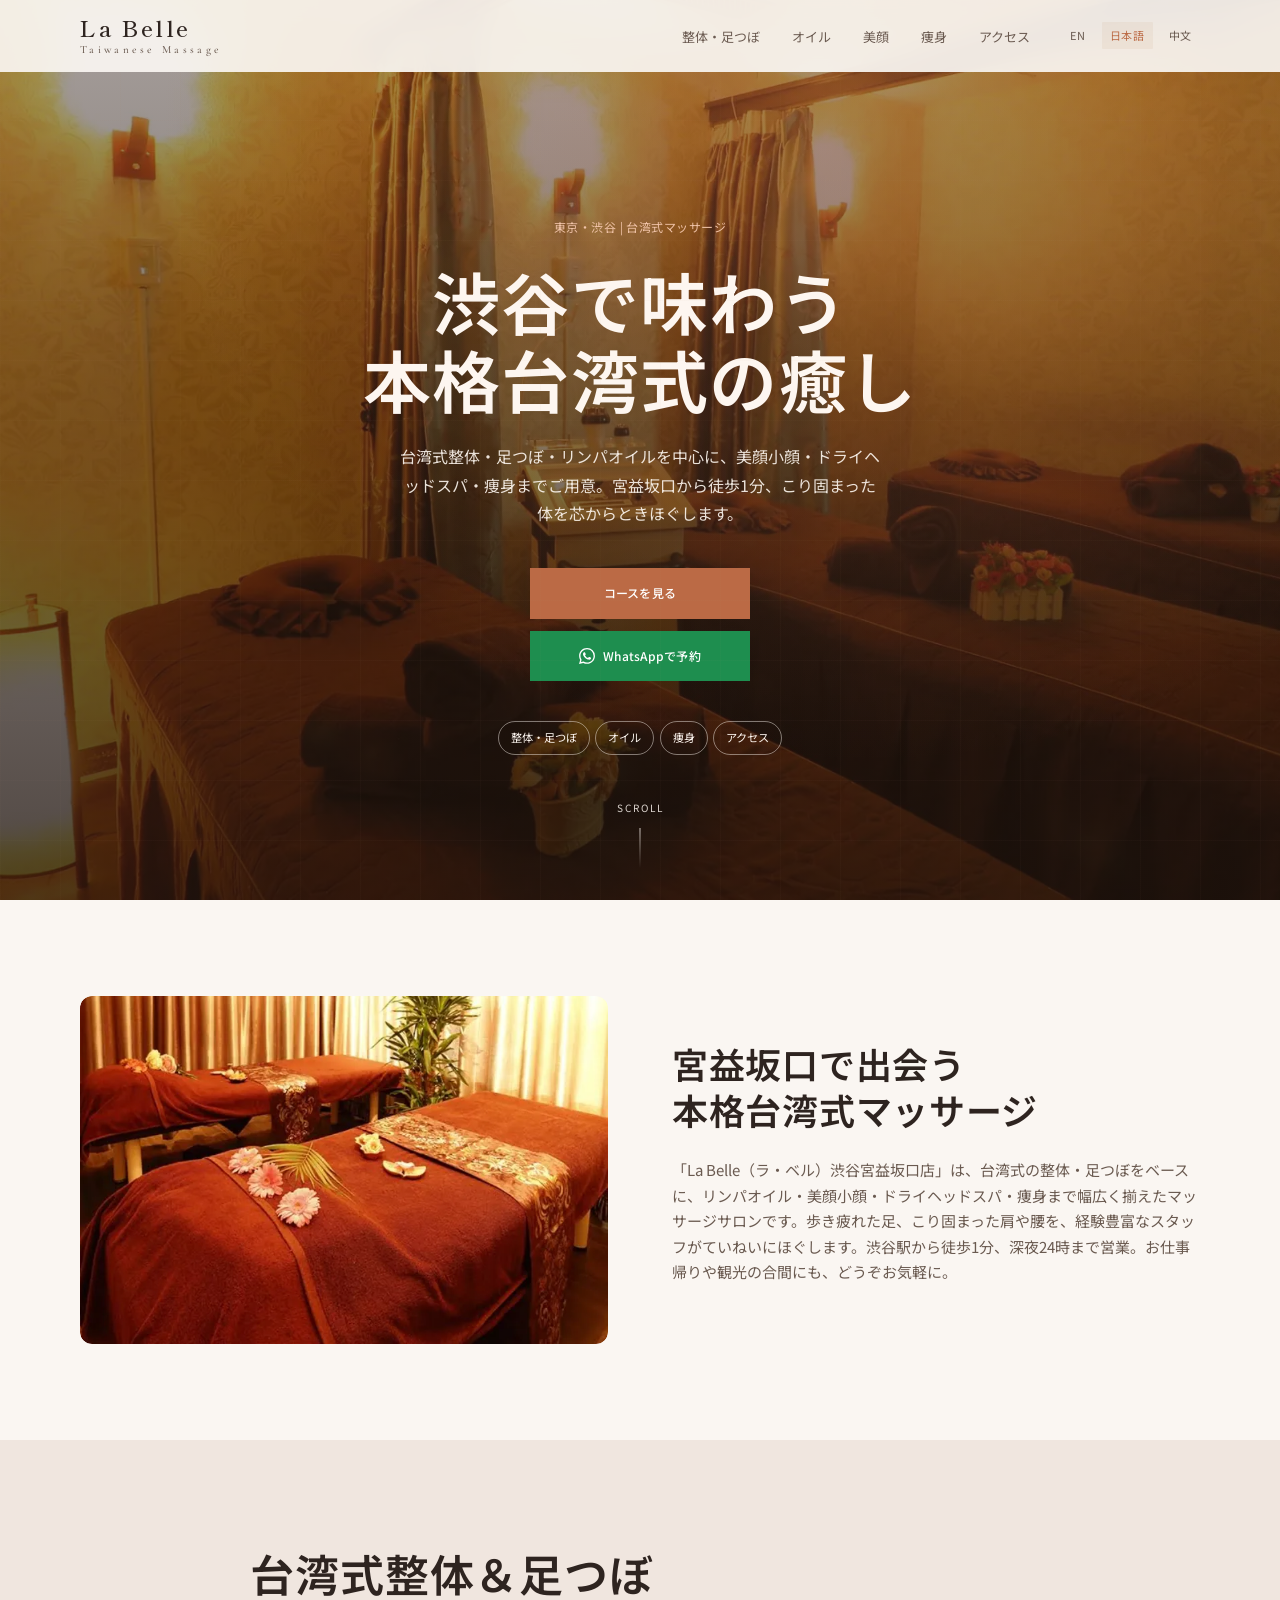
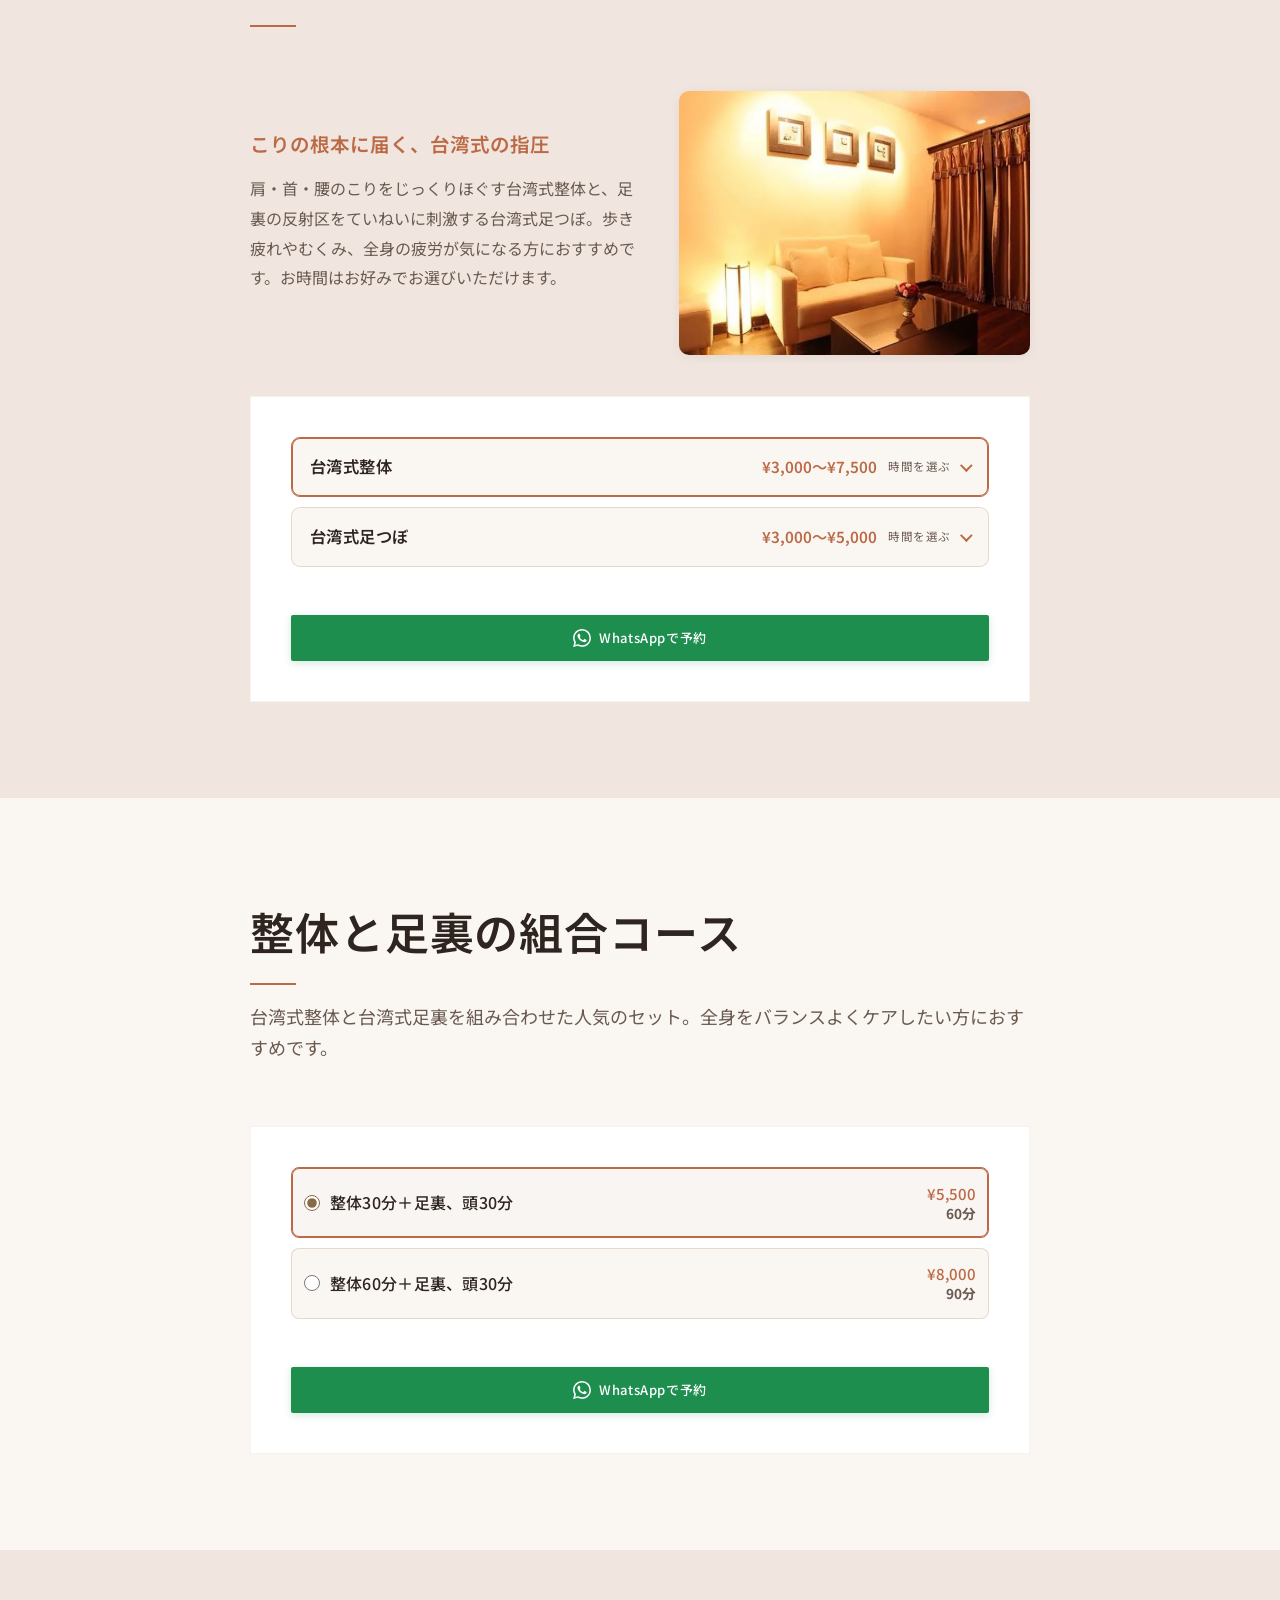
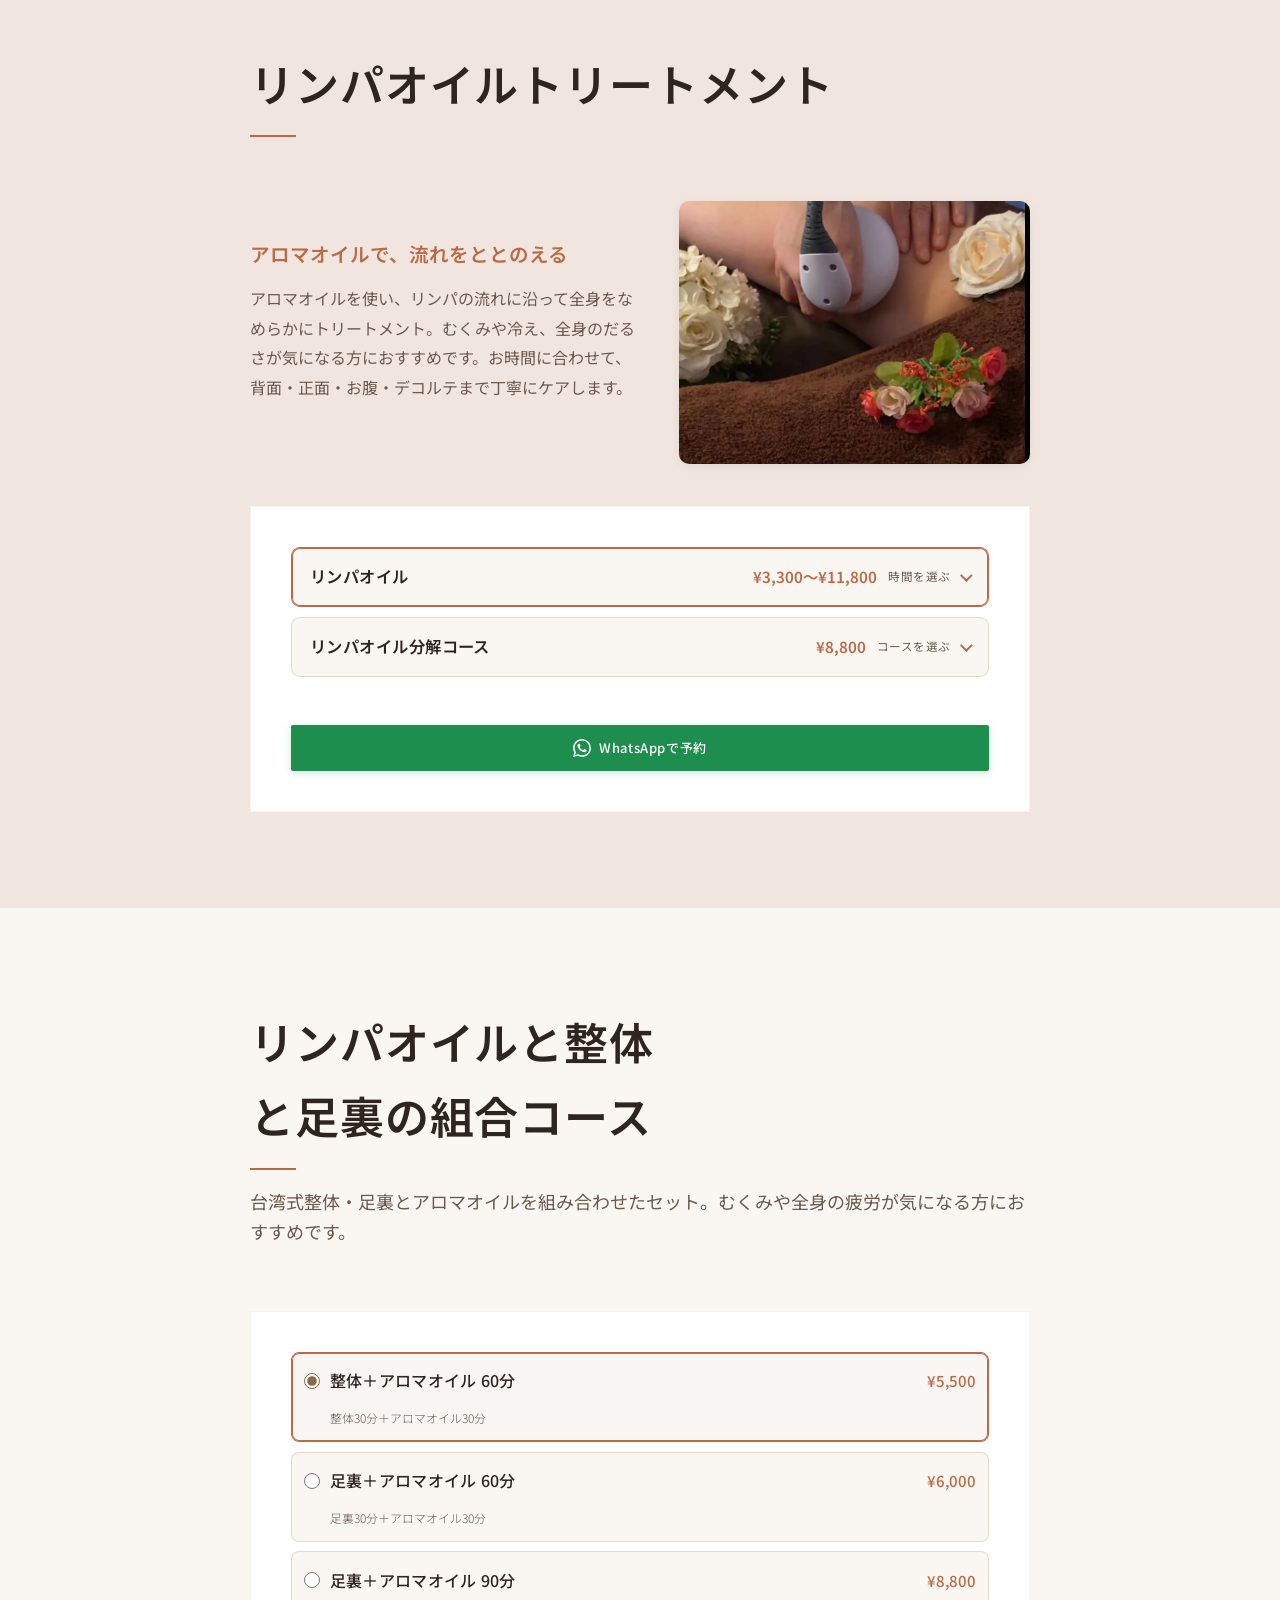
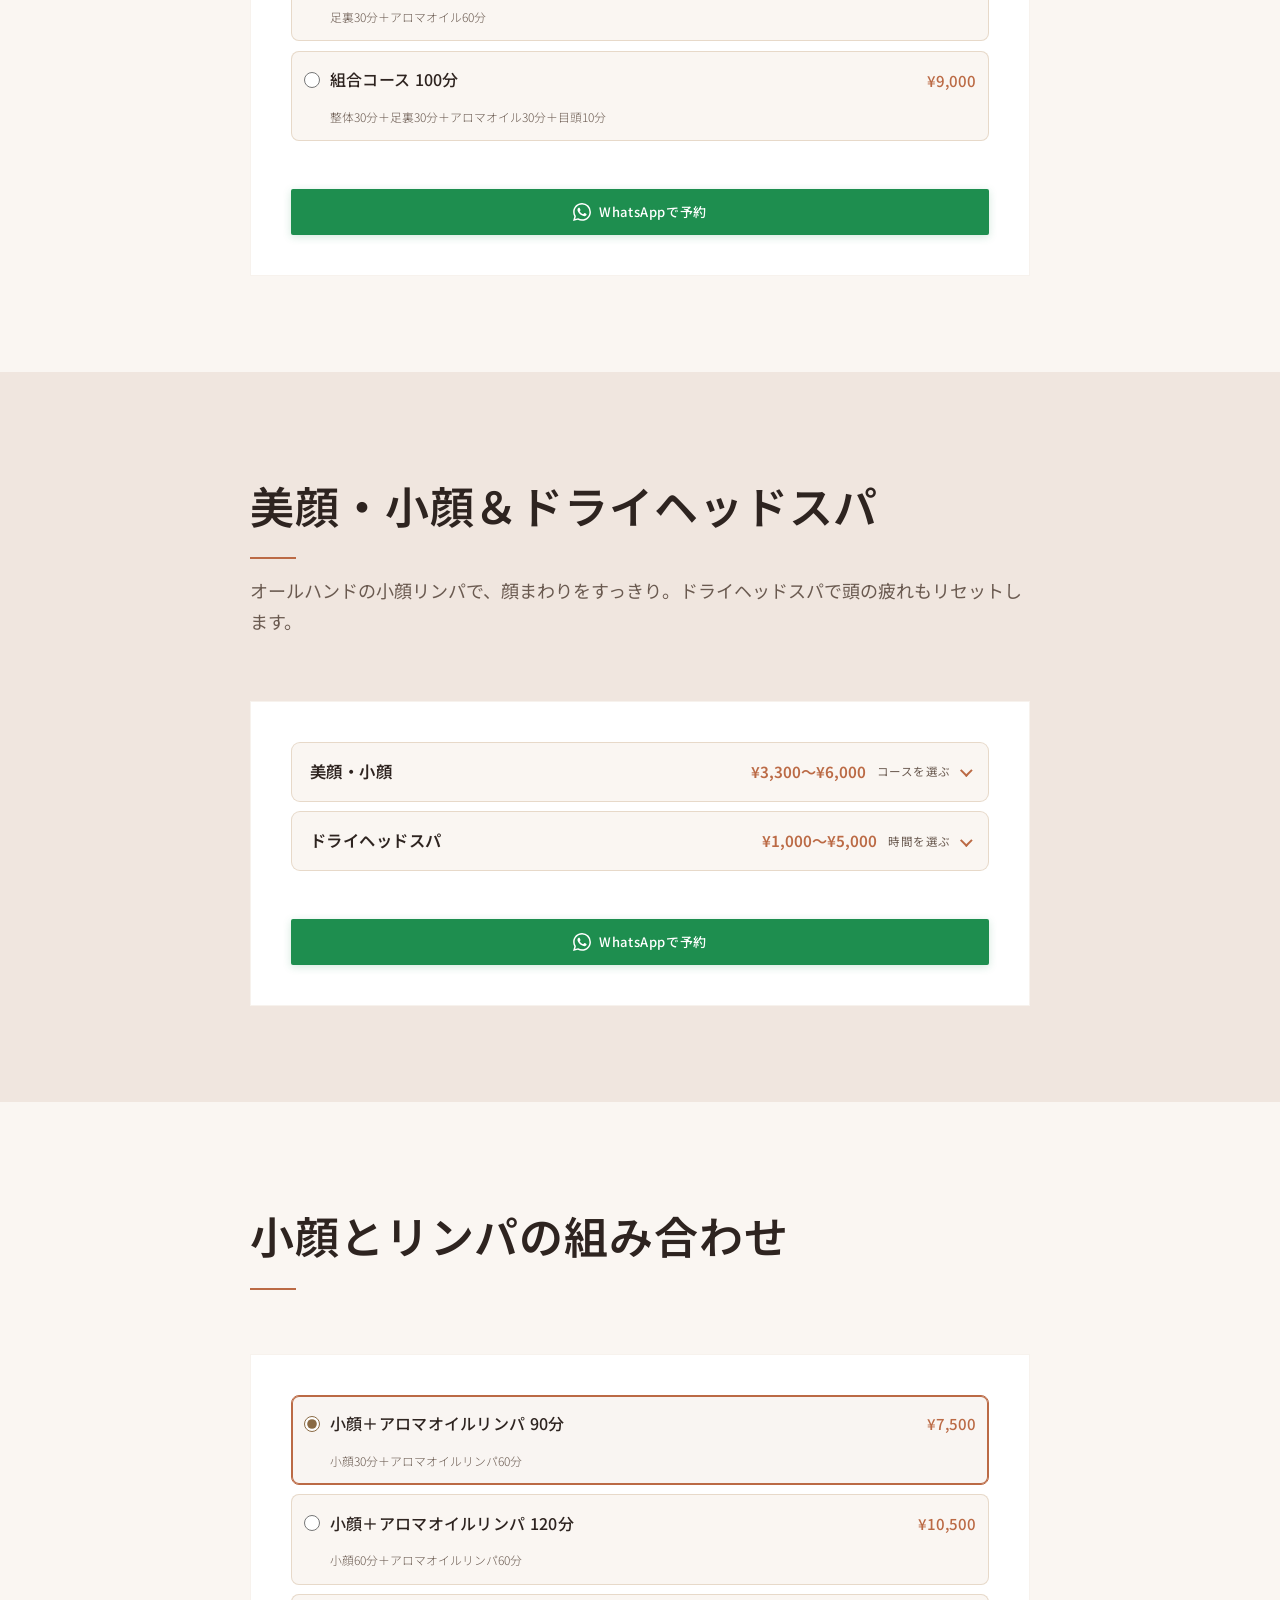
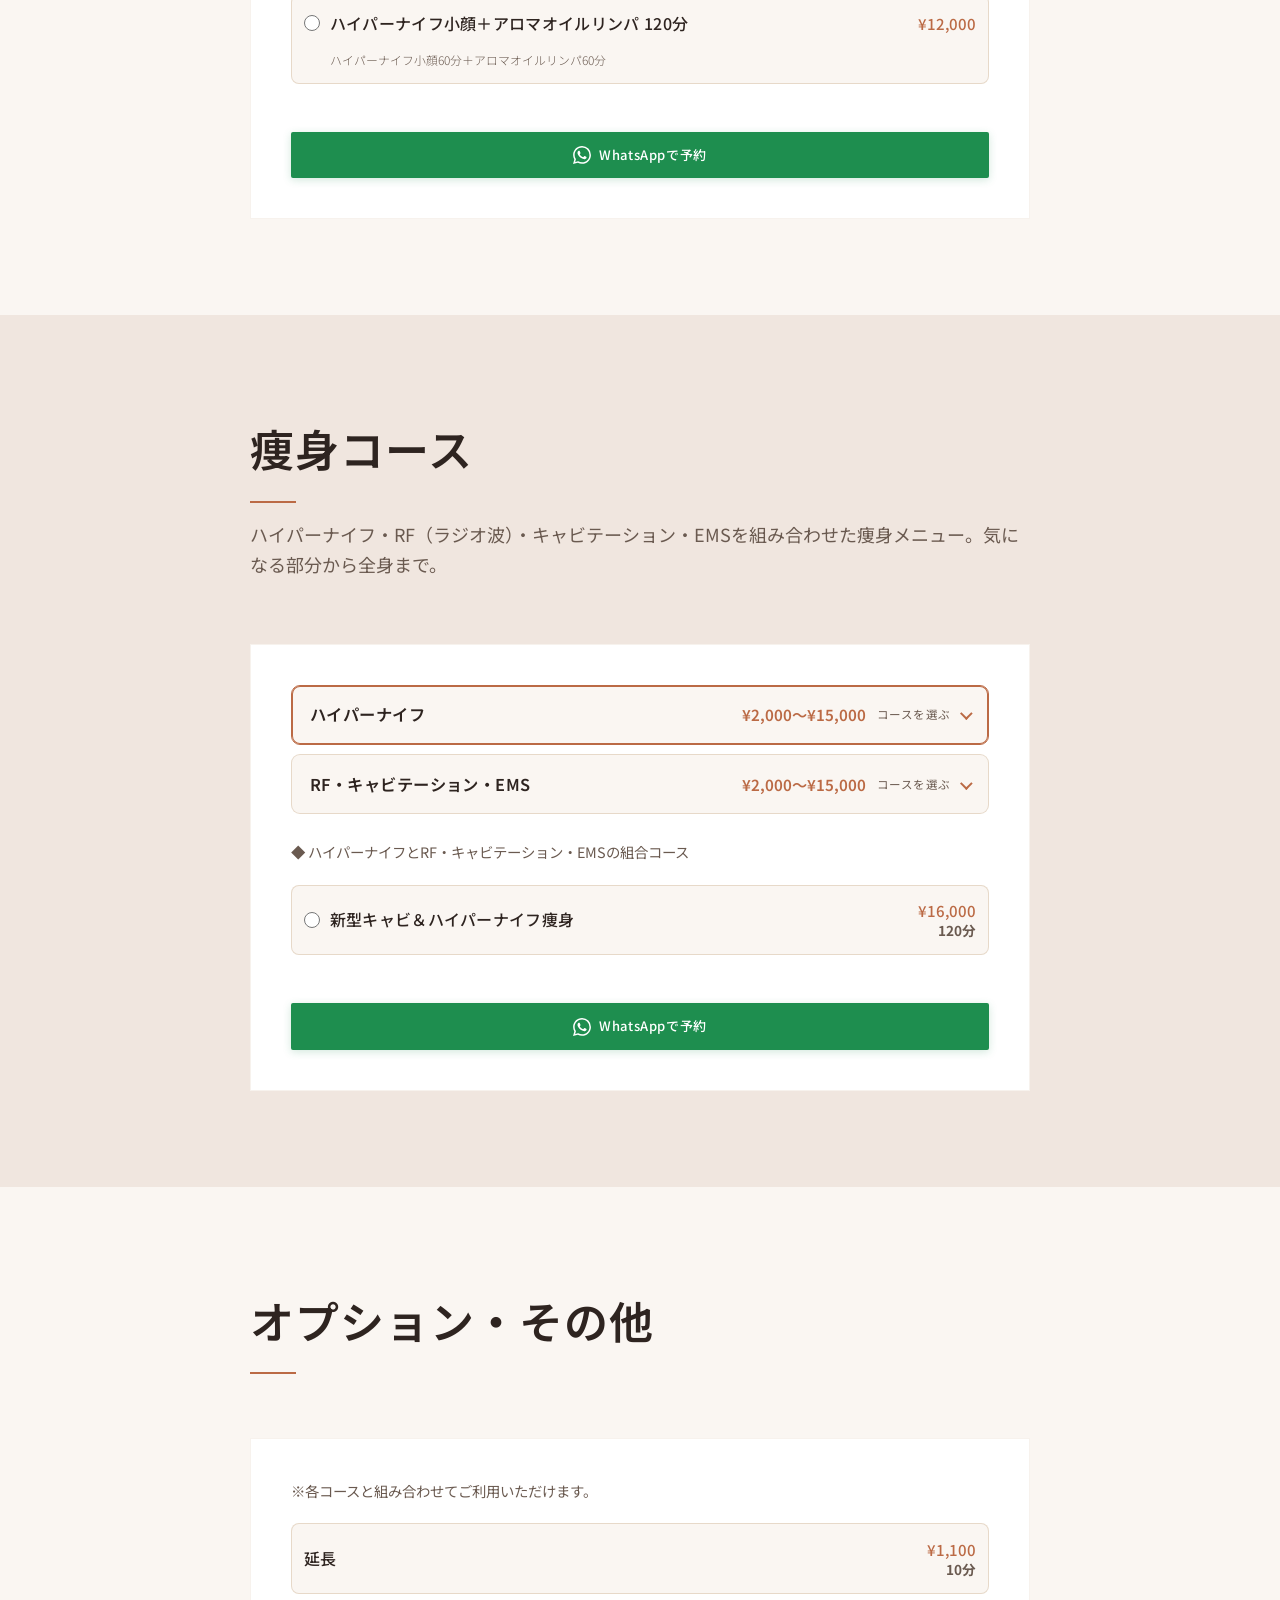
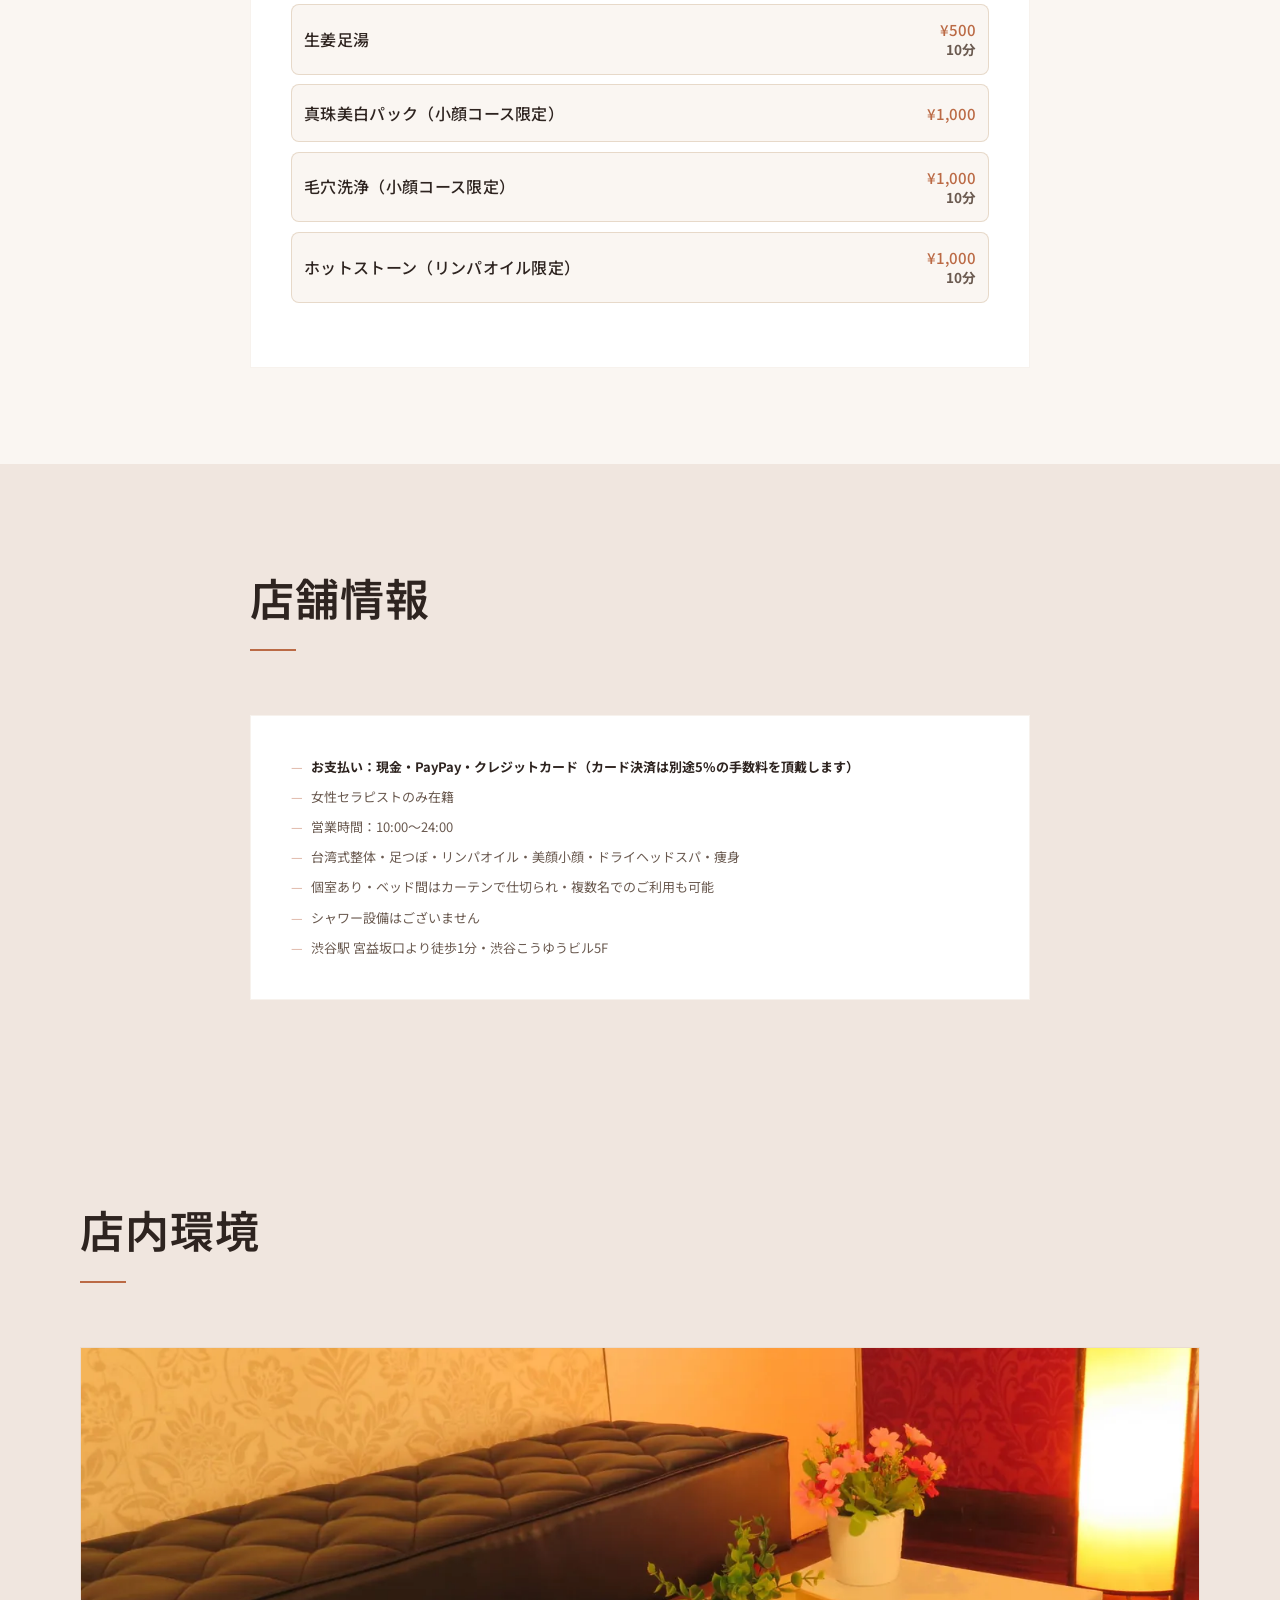
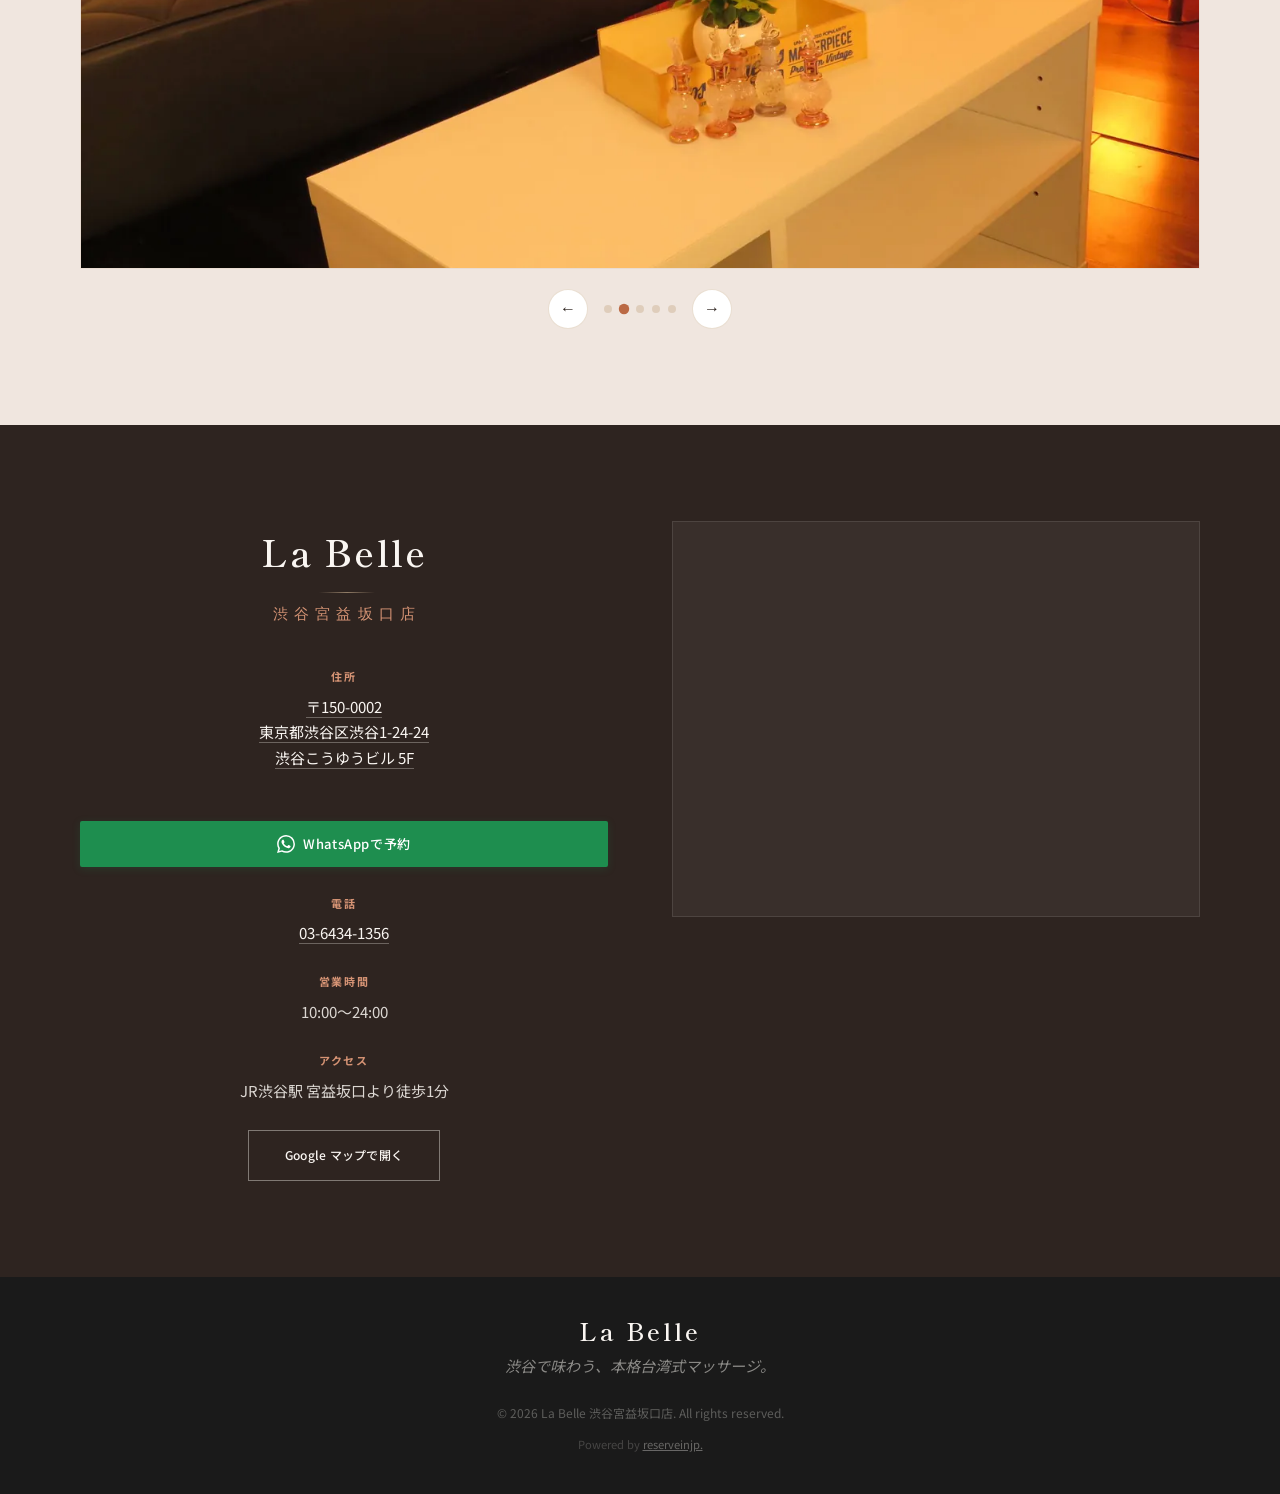
<file: la-belle/jp/index.html>
<!DOCTYPE html>
<html lang="ja">
<head>
  <meta charset="UTF-8">
  <meta name="viewport" content="width=device-width, initial-scale=1.0">
  <meta name="description" content="東京・渋谷の台湾式マッサージ「La Belle（ラ・ベル）渋谷宮益坂口店」。台湾式整体・足つぼ・リンパオイル・美顔小顔・ドライヘッドスパ・痩身をご用意。渋谷駅宮益坂口より徒歩1分、10:00〜24:00営業。">
  <title>La Belle 渋谷宮益坂口店 | 台湾式マッサージ・足つぼ・リンパオイル</title>
  <link rel="preconnect" href="https://fonts.googleapis.com">
  <link rel="preconnect" href="https://fonts.gstatic.com" crossorigin>
  <link href="https://fonts.googleapis.com/css2?family=Cormorant+Garamond:wght@500&family=Noto+Sans+JP:wght@400;500;600&family=Noto+Sans+SC:wght@400;500&family=Shippori+Mincho:wght@500;600&display=swap" rel="stylesheet">
  <link rel="stylesheet" href="../styles.css">
</head>
<body>
  <header class="header" id="header">
    <nav class="nav container">
      <a href="../landing.html" class="logo">La Belle<span class="logo-romaji">Taiwanese Massage</span></a>
      <button class="nav-toggle" aria-label="menu" aria-expanded="false">
        <span></span>
        <span></span>
      </button>
      <div class="nav-menu">
        <ul class="nav-links">
          <li><a href="#body">整体・足つぼ</a></li>
          <li><a href="#oil">オイル</a></li>
          <li><a href="#beauty">美顔</a></li>
          <li><a href="#slim">痩身</a></li>
          <li><a href="#visit">アクセス</a></li>
        </ul>
        <div class="lang-switch">
          <a href="../en/index.html">EN</a>
          <a href="../jp/index.html" class="active">日本語</a>
          <a href="../cn/index.html">中文</a>
        </div>
      </div>
    </nav>
  </header>

  <main>
    <section class="hero">
      <div class="hero-carousel" id="heroCarousel">
        <div class="hero-slide active" style="background-image: url(../assets/images/hero-1.webp);"></div>
      </div>
      <div class="hero-grid-overlay"></div>
      <div class="hero-content container">
        <p class="hero-tag">東京・渋谷 | 台湾式マッサージ</p>
        <h1>渋谷で味わう<br>本格台湾式の癒し</h1>
        <p class="hero-sub">台湾式整体・足つぼ・リンパオイルを中心に、美顔小顔・ドライヘッドスパ・痩身までご用意。宮益坂口から徒歩1分、こり固まった体を芯からときほぐします。</p>
        <div class="hero-cta">
          <a href="#body" class="btn btn-primary">コースを見る</a>
          <a href="../booking.html?lang=jp" class="btn btn-whatsapp">
            <svg viewBox="0 0 24 24"><path d="M17.472 14.382c-.297-.149-1.758-.867-2.03-.967-.273-.099-.471-.148-.67.15-.197.297-.767.966-.94 1.164-.173.199-.347.223-.644.075-.297-.15-1.255-.463-2.39-1.475-.884-.788-1.48-1.761-1.653-2.059-.173-.297-.018-.458.13-.606.134-.133.298-.347.446-.52.149-.174.198-.298.298-.497.099-.198.05-.371-.025-.52-.075-.149-.669-1.612-.916-2.207-.242-.579-.487-.5-.669-.51-.173-.008-.371-.01-.57-.01-.198 0-.52.074-.792.372-.272.297-1.04 1.016-1.04 2.479 0 1.462 1.065 2.875 1.213 3.074.149.198 2.096 3.2 5.077 4.487.709.306 1.262.489 1.694.625.712.227 1.36.195 1.871.118.571-.085 1.758-.719 2.006-1.413.248-.694.248-1.289.173-1.413-.074-.124-.272-.198-.57-.347m-5.421 7.403h-.004a9.87 9.87 0 01-5.031-1.378l-.361-.214-3.741.982.998-3.648-.235-.374a9.86 9.86 0 01-1.51-5.26c.001-5.45 4.436-9.884 9.888-9.884 2.64 0 5.122 1.03 6.988 2.898a9.825 9.825 0 012.893 6.994c-.003 5.45-4.437 9.884-9.885 9.884m8.413-18.297A11.815 11.815 0 0012.05 0C5.495 0 .16 5.335.157 11.892c0 2.096.547 4.142 1.588 5.945L.057 24l6.305-1.654a11.882 11.882 0 005.683 1.448h.005c6.554 0 11.89-5.335 11.893-11.893a11.821 11.821 0 00-3.48-8.413Z"/></svg>
            WhatsAppで予約
          </a>
        </div>
        <div class="hero-quick-nav">
          <a href="#body" class="hero-nav-pill">整体・足つぼ</a>
          <a href="#oil" class="hero-nav-pill">オイル</a>
          <a href="#slim" class="hero-nav-pill">痩身</a>
          <a href="#visit" class="hero-nav-pill">アクセス</a>
        </div>
      </div>
      <div class="hero-scroll">
        <span>Scroll</span>
        <div class="scroll-line"></div>
      </div>
    </section>

    <section class="intro section">
      <div class="container intro-grid">
        <div class="intro-text">
          <h2>宮益坂口で出会う<br>本格台湾式マッサージ</h2>
          <p>「La Belle（ラ・ベル）渋谷宮益坂口店」は、台湾式の整体・足つぼをベースに、リンパオイル・美顔小顔・ドライヘッドスパ・痩身まで幅広く揃えたマッサージサロンです。歩き疲れた足、こり固まった肩や腰を、経験豊富なスタッフがていねいにほぐします。渋谷駅から徒歩1分、深夜24時まで営業。お仕事帰りや観光の合間にも、どうぞお気軽に。</p>
        </div>
        <div class="intro-features">
          <div class="intro-promo-image">
            <img src="../assets/images/intro.webp" alt="La Belle 渋谷宮益坂口店" loading="lazy">
          </div>
        </div>
      </div>
    </section>

    <section class="services section section-alt" id="body">
      <div class="container">
        <header class="section-header">
          <h2>台湾式整体＆足つぼ</h2>
        </header>
        <div class="service-intro">
          <div class="service-photo"><img src="../assets/images/body.webp" alt="台湾式整体・足つぼ" loading="lazy"></div>
          <div class="service-desc">
            <p class="service-tagline">こりの根本に届く、台湾式の指圧</p>
            <p>肩・首・腰のこりをじっくりほぐす台湾式整体と、足裏の反射区をていねいに刺激する台湾式足つぼ。歩き疲れやむくみ、全身の疲労が気になる方におすすめです。お時間はお好みでお選びいただけます。</p>
          </div>
        </div>
        <article class="service-card service-card-wide">
          <div class="option-rows">
            <div class="opt-group">
              <button type="button" class="opt-group-head" aria-expanded="false">
                <span class="ogh-name">台湾式整体</span>
                <span class="ogh-meta"><span class="ogh-range">¥3,000〜¥7,500</span><span class="ogh-hint">時間を選ぶ</span><i class="ogh-chev" aria-hidden="true"></i></span>
              </button>
              <div class="opt-group-body">
                <label class="opt-row">
                  <input type="radio" name="body-sel" value="Body 30min">
                  <span class="opt-duration"><span class="opt-name">台湾式整体（上半身 or 下半身）</span></span>
                  <span class="opt-price">¥3,000<small>30分</small></span>
                </label>
                <label class="opt-row">
                  <input type="radio" name="body-sel" value="Body 60min" checked>
                  <span class="opt-duration"><span class="opt-name">台湾式整体（背面全身・頭）</span></span>
                  <span class="opt-price">¥5,000<small>60分</small></span>
                </label>
                <label class="opt-row">
                  <input type="radio" name="body-sel" value="Body 90min">
                  <span class="opt-duration"><span class="opt-name">台湾式整体（背面全身・正面脚・頭）</span></span>
                  <span class="opt-price">¥7,500<small>90分</small></span>
                </label>
              </div>
            </div>
            <div class="opt-group">
              <button type="button" class="opt-group-head" aria-expanded="false">
                <span class="ogh-name">台湾式足つぼ</span>
                <span class="ogh-meta"><span class="ogh-range">¥3,000〜¥5,000</span><span class="ogh-hint">時間を選ぶ</span><i class="ogh-chev" aria-hidden="true"></i></span>
              </button>
              <div class="opt-group-body">
                <label class="opt-row">
                  <input type="radio" name="body-sel" value="Foot 30min">
                  <span class="opt-duration"><span class="opt-name">足つぼ（足ツボ中心）</span></span>
                  <span class="opt-price">¥3,000<small>30分</small></span>
                </label>
                <label class="opt-row">
                  <input type="radio" name="body-sel" value="Foot 45min">
                  <span class="opt-duration"><span class="opt-name">足つぼ（ふくらはぎまで）</span></span>
                  <span class="opt-price">¥4,000<small>45分</small></span>
                </label>
                <label class="opt-row">
                  <input type="radio" name="body-sel" value="Foot 60min">
                  <span class="opt-duration"><span class="opt-name">足つぼ（ひざまで）</span></span>
                  <span class="opt-price">¥5,000<small>60分</small></span>
                </label>
              </div>
            </div>
          </div>
          <a href="../booking.html?lang=jp" class="btn-booking"><svg viewBox="0 0 24 24" width="18" height="18"><path d="M17.472 14.382c-.297-.149-1.758-.867-2.03-.967-.273-.099-.471-.148-.67.15-.197.297-.767.966-.94 1.164-.173.199-.347.223-.644.075-.297-.15-1.255-.463-2.39-1.475-.884-.788-1.48-1.761-1.653-2.059-.173-.297-.018-.458.13-.606.134-.133.298-.347.446-.52.149-.174.198-.298.298-.497.099-.198.05-.371-.025-.52-.075-.149-.669-1.612-.916-2.207-.242-.579-.487-.5-.669-.51-.173-.008-.371-.01-.57-.01-.198 0-.52.074-.792.372-.272.297-1.04 1.016-1.04 2.479 0 1.462 1.065 2.875 1.213 3.074.149.198 2.096 3.2 5.077 4.487.709.306 1.262.489 1.694.625.712.227 1.36.195 1.871.118.571-.085 1.758-.719 2.006-1.413.248-.694.248-1.289.173-1.413-.074-.124-.272-.198-.57-.347m-5.421 7.403h-.004a9.87 9.87 0 01-5.031-1.378l-.361-.214-3.741.982.998-3.648-.235-.374a9.86 9.86 0 01-1.51-5.26c.001-5.45 4.436-9.884 9.888-9.884 2.64 0 5.122 1.03 6.988 2.898a9.825 9.825 0 012.893 6.994c-.003 5.45-4.437 9.884-9.885 9.884m8.413-18.297A11.815 11.815 0 0012.05 0C5.495 0 .16 5.335.157 11.892c0 2.096.547 4.142 1.588 5.945L.057 24l6.305-1.654a11.882 11.882 0 005.683 1.448h.005c6.554 0 11.89-5.335 11.893-11.893a11.821 11.821 0 00-3.48-8.413Z" fill="currentColor"/></svg> WhatsAppで予約</a>
        </article>
      </div>
    </section>

    <section class="services section" id="combo1">
      <div class="container">
        <header class="section-header">
          <h2>整体と足裏の組合コース</h2>
          <p class="section-sub">台湾式整体と台湾式足裏を組み合わせた人気のセット。全身をバランスよくケアしたい方におすすめです。</p>
        </header>
        <article class="service-card service-card-wide">
          <div class="option-rows">
            <label class="opt-row">
              <input type="radio" name="combo1-sel" value="Combo Body+Foot 60min" checked>
              <span class="opt-duration"><span class="opt-name">整体30分＋足裏、頭30分</span></span>
              <span class="opt-price">¥5,500<small>60分</small></span>
            </label>
            <label class="opt-row">
              <input type="radio" name="combo1-sel" value="Combo Body+Foot 90min">
              <span class="opt-duration"><span class="opt-name">整体60分＋足裏、頭30分</span></span>
              <span class="opt-price">¥8,000<small>90分</small></span>
            </label>
          </div>
          <a href="../booking.html?lang=jp" class="btn-booking"><svg viewBox="0 0 24 24" width="18" height="18"><path d="M17.472 14.382c-.297-.149-1.758-.867-2.03-.967-.273-.099-.471-.148-.67.15-.197.297-.767.966-.94 1.164-.173.199-.347.223-.644.075-.297-.15-1.255-.463-2.39-1.475-.884-.788-1.48-1.761-1.653-2.059-.173-.297-.018-.458.13-.606.134-.133.298-.347.446-.52.149-.174.198-.298.298-.497.099-.198.05-.371-.025-.52-.075-.149-.669-1.612-.916-2.207-.242-.579-.487-.5-.669-.51-.173-.008-.371-.01-.57-.01-.198 0-.52.074-.792.372-.272.297-1.04 1.016-1.04 2.479 0 1.462 1.065 2.875 1.213 3.074.149.198 2.096 3.2 5.077 4.487.709.306 1.262.489 1.694.625.712.227 1.36.195 1.871.118.571-.085 1.758-.719 2.006-1.413.248-.694.248-1.289.173-1.413-.074-.124-.272-.198-.57-.347m-5.421 7.403h-.004a9.87 9.87 0 01-5.031-1.378l-.361-.214-3.741.982.998-3.648-.235-.374a9.86 9.86 0 01-1.51-5.26c.001-5.45 4.436-9.884 9.888-9.884 2.64 0 5.122 1.03 6.988 2.898a9.825 9.825 0 012.893 6.994c-.003 5.45-4.437 9.884-9.885 9.884m8.413-18.297A11.815 11.815 0 0012.05 0C5.495 0 .16 5.335.157 11.892c0 2.096.547 4.142 1.588 5.945L.057 24l6.305-1.654a11.882 11.882 0 005.683 1.448h.005c6.554 0 11.89-5.335 11.893-11.893a11.821 11.821 0 00-3.48-8.413Z" fill="currentColor"/></svg> WhatsAppで予約</a>
        </article>
      </div>
    </section>

    <section class="services section section-alt" id="oil">
      <div class="container">
        <header class="section-header">
          <h2>リンパオイルトリートメント</h2>
        </header>
        <div class="service-intro">
          <div class="service-photo"><img src="../assets/images/oil.webp" alt="リンパオイルトリートメント" loading="lazy"></div>
          <div class="service-desc">
            <p class="service-tagline">アロマオイルで、流れをととのえる</p>
            <p>アロマオイルを使い、リンパの流れに沿って全身をなめらかにトリートメント。むくみや冷え、全身のだるさが気になる方におすすめです。お時間に合わせて、背面・正面・お腹・デコルテまで丁寧にケアします。</p>
          </div>
        </div>
        <article class="service-card service-card-wide">
          <div class="option-rows">
            <div class="opt-group">
              <button type="button" class="opt-group-head" aria-expanded="false">
                <span class="ogh-name">リンパオイル</span>
                <span class="ogh-meta"><span class="ogh-range">¥3,300〜¥11,800</span><span class="ogh-hint">時間を選ぶ</span><i class="ogh-chev" aria-hidden="true"></i></span>
              </button>
              <div class="opt-group-body">
                <label class="opt-row">
                  <input type="radio" name="oil-sel" value="Oil Lymph 30min">
                  <span class="opt-duration"><span class="opt-name">リンパオイル（上半身 or 下半身）</span></span>
                  <span class="opt-price">¥3,300<small>30分</small></span>
                </label>
                <label class="opt-row">
                  <input type="radio" name="oil-sel" value="Oil Lymph 60min" checked>
                  <span class="opt-duration"><span class="opt-name">リンパオイル（背面全身・頭）</span></span>
                  <span class="opt-price">¥5,800<small>60分</small></span>
                </label>
                <label class="opt-row">
                  <input type="radio" name="oil-sel" value="Oil Lymph 90min">
                  <span class="opt-duration"><span class="opt-name">リンパオイル（背面全身・正面脚・頭目）</span></span>
                  <span class="opt-price">¥8,800<small>90分</small></span>
                </label>
                <label class="opt-row">
                  <input type="radio" name="oil-sel" value="Oil Lymph 120min">
                  <span class="opt-duration"><span class="opt-name">リンパオイル（背面全身・正面脚・お腹・デコルテ・頭目）</span></span>
                  <span class="opt-price">¥11,800<small>120分</small></span>
                </label>
              </div>
            </div>
            <div class="opt-group">
              <button type="button" class="opt-group-head" aria-expanded="false">
                <span class="ogh-name">リンパオイル分解コース</span>
                <span class="ogh-meta"><span class="ogh-range">¥8,800</span><span class="ogh-hint">コースを選ぶ</span><i class="ogh-chev" aria-hidden="true"></i></span>
              </button>
              <div class="opt-group-body">
                <label class="opt-row">
                  <input type="radio" name="oil-sel" value="Oil Lymph Split 90min A">
                  <span class="opt-duration"><span class="opt-name">リンパオイル分解（背面全身・デコルテ・目頭）</span></span>
                  <span class="opt-price">¥8,800<small>90分</small></span>
                </label>
                <label class="opt-row">
                  <input type="radio" name="oil-sel" value="Oil Lymph Split 90min B">
                  <span class="opt-duration"><span class="opt-name">リンパオイル分解（背面全身・お腹・目頭）</span></span>
                  <span class="opt-price">¥8,800<small>90分</small></span>
                </label>
              </div>
            </div>
          </div>
          <a href="../booking.html?lang=jp" class="btn-booking"><svg viewBox="0 0 24 24" width="18" height="18"><path d="M17.472 14.382c-.297-.149-1.758-.867-2.03-.967-.273-.099-.471-.148-.67.15-.197.297-.767.966-.94 1.164-.173.199-.347.223-.644.075-.297-.15-1.255-.463-2.39-1.475-.884-.788-1.48-1.761-1.653-2.059-.173-.297-.018-.458.13-.606.134-.133.298-.347.446-.52.149-.174.198-.298.298-.497.099-.198.05-.371-.025-.52-.075-.149-.669-1.612-.916-2.207-.242-.579-.487-.5-.669-.51-.173-.008-.371-.01-.57-.01-.198 0-.52.074-.792.372-.272.297-1.04 1.016-1.04 2.479 0 1.462 1.065 2.875 1.213 3.074.149.198 2.096 3.2 5.077 4.487.709.306 1.262.489 1.694.625.712.227 1.36.195 1.871.118.571-.085 1.758-.719 2.006-1.413.248-.694.248-1.289.173-1.413-.074-.124-.272-.198-.57-.347m-5.421 7.403h-.004a9.87 9.87 0 01-5.031-1.378l-.361-.214-3.741.982.998-3.648-.235-.374a9.86 9.86 0 01-1.51-5.26c.001-5.45 4.436-9.884 9.888-9.884 2.64 0 5.122 1.03 6.988 2.898a9.825 9.825 0 012.893 6.994c-.003 5.45-4.437 9.884-9.885 9.884m8.413-18.297A11.815 11.815 0 0012.05 0C5.495 0 .16 5.335.157 11.892c0 2.096.547 4.142 1.588 5.945L.057 24l6.305-1.654a11.882 11.882 0 005.683 1.448h.005c6.554 0 11.89-5.335 11.893-11.893a11.821 11.821 0 00-3.48-8.413Z" fill="currentColor"/></svg> WhatsAppで予約</a>
        </article>
      </div>
    </section>

    <section class="services section" id="combo2">
      <div class="container">
        <header class="section-header">
          <h2>リンパオイルと整体と足裏の組合コース</h2>
          <p class="section-sub">台湾式整体・足裏とアロマオイルを組み合わせたセット。むくみや全身の疲労が気になる方におすすめです。</p>
        </header>
        <article class="service-card service-card-wide">
          <div class="option-rows">
            <label class="opt-row">
              <input type="radio" name="combo2-sel" value="Combo Body+Oil 60min" checked>
              <span class="opt-duration"><span class="opt-name">整体＋アロマオイル 60分</span></span>
              <span class="opt-price">¥5,500</span>
              <span class="opt-sub">整体30分＋アロマオイル30分</span>
            </label>
            <label class="opt-row">
              <input type="radio" name="combo2-sel" value="Combo Foot+Oil 60min">
              <span class="opt-duration"><span class="opt-name">足裏＋アロマオイル 60分</span></span>
              <span class="opt-price">¥6,000</span>
              <span class="opt-sub">足裏30分＋アロマオイル30分</span>
            </label>
            <label class="opt-row">
              <input type="radio" name="combo2-sel" value="Combo Foot+Oil 90min">
              <span class="opt-duration"><span class="opt-name">足裏＋アロマオイル 90分</span></span>
              <span class="opt-price">¥8,800</span>
              <span class="opt-sub">足裏30分＋アロマオイル60分</span>
            </label>
            <label class="opt-row">
              <input type="radio" name="combo2-sel" value="Combo Body+Foot+Oil+Eye 100min">
              <span class="opt-duration"><span class="opt-name">組合コース 100分</span></span>
              <span class="opt-price">¥9,000</span>
              <span class="opt-sub">整体30分＋足裏30分＋アロマオイル30分＋目頭10分</span>
            </label>
          </div>
          <a href="../booking.html?lang=jp" class="btn-booking"><svg viewBox="0 0 24 24" width="18" height="18"><path d="M17.472 14.382c-.297-.149-1.758-.867-2.03-.967-.273-.099-.471-.148-.67.15-.197.297-.767.966-.94 1.164-.173.199-.347.223-.644.075-.297-.15-1.255-.463-2.39-1.475-.884-.788-1.48-1.761-1.653-2.059-.173-.297-.018-.458.13-.606.134-.133.298-.347.446-.52.149-.174.198-.298.298-.497.099-.198.05-.371-.025-.52-.075-.149-.669-1.612-.916-2.207-.242-.579-.487-.5-.669-.51-.173-.008-.371-.01-.57-.01-.198 0-.52.074-.792.372-.272.297-1.04 1.016-1.04 2.479 0 1.462 1.065 2.875 1.213 3.074.149.198 2.096 3.2 5.077 4.487.709.306 1.262.489 1.694.625.712.227 1.36.195 1.871.118.571-.085 1.758-.719 2.006-1.413.248-.694.248-1.289.173-1.413-.074-.124-.272-.198-.57-.347m-5.421 7.403h-.004a9.87 9.87 0 01-5.031-1.378l-.361-.214-3.741.982.998-3.648-.235-.374a9.86 9.86 0 01-1.51-5.26c.001-5.45 4.436-9.884 9.888-9.884 2.64 0 5.122 1.03 6.988 2.898a9.825 9.825 0 012.893 6.994c-.003 5.45-4.437 9.884-9.885 9.884m8.413-18.297A11.815 11.815 0 0012.05 0C5.495 0 .16 5.335.157 11.892c0 2.096.547 4.142 1.588 5.945L.057 24l6.305-1.654a11.882 11.882 0 005.683 1.448h.005c6.554 0 11.89-5.335 11.893-11.893a11.821 11.821 0 00-3.48-8.413Z" fill="currentColor"/></svg> WhatsAppで予約</a>
        </article>
      </div>
    </section>

    <section class="services section section-alt" id="beauty">
      <div class="container">
        <header class="section-header">
          <h2>美顔・小顔＆ドライヘッドスパ</h2>
          <p class="section-sub">オールハンドの小顔リンパで、顔まわりをすっきり。ドライヘッドスパで頭の疲れもリセットします。</p>
        </header>
        <article class="service-card service-card-wide">
          <div class="option-rows">
            <div class="opt-group">
              <button type="button" class="opt-group-head" aria-expanded="false">
                <span class="ogh-name">美顔・小顔</span>
                <span class="ogh-meta"><span class="ogh-range">¥3,300〜¥6,000</span><span class="ogh-hint">コースを選ぶ</span><i class="ogh-chev" aria-hidden="true"></i></span>
              </button>
              <div class="opt-group-body">
                <label class="opt-row">
                  <input type="radio" name="beauty-sel" value="Facial Lymph 30min">
                  <span class="opt-duration"><span class="opt-name">オールハンド小顔リンパ</span></span>
                  <span class="opt-price">¥3,300<small>30分</small></span>
                </label>
                <label class="opt-row">
                  <input type="radio" name="beauty-sel" value="Pore Care + Small Face 30min">
                  <span class="opt-duration"><span class="opt-name">毛穴洗浄・小顔</span></span>
                  <span class="opt-price">¥4,000<small>30分</small></span>
                </label>
                <label class="opt-row">
                  <input type="radio" name="beauty-sel" value="Facial Lymph 60min">
                  <span class="opt-duration"><span class="opt-name">オールハンド小顔リンパ（首肩・デコルテリンパ）</span></span>
                  <span class="opt-price">¥6,000<small>60分</small></span>
                </label>
              </div>
            </div>
            <div class="opt-group">
              <button type="button" class="opt-group-head" aria-expanded="false">
                <span class="ogh-name">ドライヘッドスパ</span>
                <span class="ogh-meta"><span class="ogh-range">¥1,000〜¥5,000</span><span class="ogh-hint">時間を選ぶ</span><i class="ogh-chev" aria-hidden="true"></i></span>
              </button>
              <div class="opt-group-body">
                <label class="opt-row">
                  <input type="radio" name="beauty-sel" value="Dry Head Spa 10min">
                  <span class="opt-duration"><span class="opt-name">ドライヘッドスパ</span></span>
                  <span class="opt-price">¥1,000<small>10分</small></span>
                </label>
                <label class="opt-row">
                  <input type="radio" name="beauty-sel" value="Dry Head Spa 30min">
                  <span class="opt-duration"><span class="opt-name">ドライヘッドスパ</span></span>
                  <span class="opt-price">¥3,000<small>30分</small></span>
                </label>
                <label class="opt-row">
                  <input type="radio" name="beauty-sel" value="Dry Head Spa 60min">
                  <span class="opt-duration"><span class="opt-name">ドライヘッドスパ</span></span>
                  <span class="opt-price">¥5,000<small>60分</small></span>
                </label>
              </div>
            </div>
          </div>
          <a href="../booking.html?lang=jp" class="btn-booking"><svg viewBox="0 0 24 24" width="18" height="18"><path d="M17.472 14.382c-.297-.149-1.758-.867-2.03-.967-.273-.099-.471-.148-.67.15-.197.297-.767.966-.94 1.164-.173.199-.347.223-.644.075-.297-.15-1.255-.463-2.39-1.475-.884-.788-1.48-1.761-1.653-2.059-.173-.297-.018-.458.13-.606.134-.133.298-.347.446-.52.149-.174.198-.298.298-.497.099-.198.05-.371-.025-.52-.075-.149-.669-1.612-.916-2.207-.242-.579-.487-.5-.669-.51-.173-.008-.371-.01-.57-.01-.198 0-.52.074-.792.372-.272.297-1.04 1.016-1.04 2.479 0 1.462 1.065 2.875 1.213 3.074.149.198 2.096 3.2 5.077 4.487.709.306 1.262.489 1.694.625.712.227 1.36.195 1.871.118.571-.085 1.758-.719 2.006-1.413.248-.694.248-1.289.173-1.413-.074-.124-.272-.198-.57-.347m-5.421 7.403h-.004a9.87 9.87 0 01-5.031-1.378l-.361-.214-3.741.982.998-3.648-.235-.374a9.86 9.86 0 01-1.51-5.26c.001-5.45 4.436-9.884 9.888-9.884 2.64 0 5.122 1.03 6.988 2.898a9.825 9.825 0 012.893 6.994c-.003 5.45-4.437 9.884-9.885 9.884m8.413-18.297A11.815 11.815 0 0012.05 0C5.495 0 .16 5.335.157 11.892c0 2.096.547 4.142 1.588 5.945L.057 24l6.305-1.654a11.882 11.882 0 005.683 1.448h.005c6.554 0 11.89-5.335 11.893-11.893a11.821 11.821 0 00-3.48-8.413Z" fill="currentColor"/></svg> WhatsAppで予約</a>
        </article>
      </div>
    </section>

    <section class="services section" id="facelymph">
      <div class="container">
        <header class="section-header">
          <h2>小顔とリンパの組み合わせ</h2>
        </header>
        <article class="service-card service-card-wide">
          <div class="option-rows">
            <label class="opt-row">
              <input type="radio" name="facelymph-sel" value="Face30 Oil60" checked>
              <span class="opt-duration"><span class="opt-name">小顔＋アロマオイルリンパ 90分</span></span>
              <span class="opt-price">¥7,500</span>
              <span class="opt-sub">小顔30分＋アロマオイルリンパ60分</span>
            </label>
            <label class="opt-row">
              <input type="radio" name="facelymph-sel" value="Face60 Oil60">
              <span class="opt-duration"><span class="opt-name">小顔＋アロマオイルリンパ 120分</span></span>
              <span class="opt-price">¥10,500</span>
              <span class="opt-sub">小顔60分＋アロマオイルリンパ60分</span>
            </label>
            <label class="opt-row">
              <input type="radio" name="facelymph-sel" value="HyperKnife Face60 Oil60">
              <span class="opt-duration"><span class="opt-name">ハイパーナイフ小顔＋アロマオイルリンパ 120分</span></span>
              <span class="opt-price">¥12,000</span>
              <span class="opt-sub">ハイパーナイフ小顔60分＋アロマオイルリンパ60分</span>
            </label>
          </div>
          <a href="../booking.html?lang=jp" class="btn-booking"><svg viewBox="0 0 24 24" width="18" height="18"><path d="M17.472 14.382c-.297-.149-1.758-.867-2.03-.967-.273-.099-.471-.148-.67.15-.197.297-.767.966-.94 1.164-.173.199-.347.223-.644.075-.297-.15-1.255-.463-2.39-1.475-.884-.788-1.48-1.761-1.653-2.059-.173-.297-.018-.458.13-.606.134-.133.298-.347.446-.52.149-.174.198-.298.298-.497.099-.198.05-.371-.025-.52-.075-.149-.669-1.612-.916-2.207-.242-.579-.487-.5-.669-.51-.173-.008-.371-.01-.57-.01-.198 0-.52.074-.792.372-.272.297-1.04 1.016-1.04 2.479 0 1.462 1.065 2.875 1.213 3.074.149.198 2.096 3.2 5.077 4.487.709.306 1.262.489 1.694.625.712.227 1.36.195 1.871.118.571-.085 1.758-.719 2.006-1.413.248-.694.248-1.289.173-1.413-.074-.124-.272-.198-.57-.347m-5.421 7.403h-.004a9.87 9.87 0 01-5.031-1.378l-.361-.214-3.741.982.998-3.648-.235-.374a9.86 9.86 0 01-1.51-5.26c.001-5.45 4.436-9.884 9.888-9.884 2.64 0 5.122 1.03 6.988 2.898a9.825 9.825 0 012.893 6.994c-.003 5.45-4.437 9.884-9.885 9.884m8.413-18.297A11.815 11.815 0 0012.05 0C5.495 0 .16 5.335.157 11.892c0 2.096.547 4.142 1.588 5.945L.057 24l6.305-1.654a11.882 11.882 0 005.683 1.448h.005c6.554 0 11.89-5.335 11.893-11.893a11.821 11.821 0 00-3.48-8.413Z" fill="currentColor"/></svg> WhatsAppで予約</a>
        </article>
      </div>
    </section>

    <section class="services section section-alt" id="slim">
      <div class="container">
        <header class="section-header">
          <h2>痩身コース</h2>
          <p class="section-sub">ハイパーナイフ・RF（ラジオ波）・キャビテーション・EMSを組み合わせた痩身メニュー。気になる部分から全身まで。</p>
        </header>
        <article class="service-card service-card-wide">
          <div class="option-rows">
            <div class="opt-group">
              <button type="button" class="opt-group-head" aria-expanded="false">
                <span class="ogh-name">ハイパーナイフ</span>
                <span class="ogh-meta"><span class="ogh-range">¥2,000〜¥15,000</span><span class="ogh-hint">コースを選ぶ</span><i class="ogh-chev" aria-hidden="true"></i></span>
              </button>
              <div class="opt-group-body">
                <label class="opt-row">
                  <input type="radio" name="slim-sel" value="Hyper Knife 1 Area 10min" checked>
                  <span class="opt-duration"><span class="opt-name">ハイパーナイフ（1部位）</span></span>
                  <span class="opt-price">¥2,000<small>10分</small></span>
                </label>
                <label class="opt-row">
                  <input type="radio" name="slim-sel" value="Hyper Knife 30min">
                  <span class="opt-duration"><span class="opt-name">ハイパーナイフ</span></span>
                  <span class="opt-price">¥5,000<small>30分</small></span>
                </label>
                <label class="opt-row">
                  <input type="radio" name="slim-sel" value="Hyper Knife 60min">
                  <span class="opt-duration"><span class="opt-name">ハイパーナイフ</span></span>
                  <span class="opt-price">¥8,000<small>60分</small></span>
                  <span class="opt-sub">上半身 or 下半身＋アロマリンパオイル30分</span>
                </label>
                <label class="opt-row">
                  <input type="radio" name="slim-sel" value="Hyper Knife 90min">
                  <span class="opt-duration"><span class="opt-name">ハイパーナイフ</span></span>
                  <span class="opt-price">¥12,000<small>90分</small></span>
                  <span class="opt-sub">上半身 or 下半身＋アロマリンパオイル45分</span>
                </label>
                <label class="opt-row">
                  <input type="radio" name="slim-sel" value="Hyper Knife 120min">
                  <span class="opt-duration"><span class="opt-name">ハイパーナイフ</span></span>
                  <span class="opt-price">¥15,000<small>120分</small></span>
                  <span class="opt-sub">全身60分＋全身アロマリンパオイル60分</span>
                </label>
                <label class="opt-row">
                  <input type="radio" name="slim-sel" value="Hyper Knife Face 60min">
                  <span class="opt-duration"><span class="opt-name">ハイパーナイフ小顔美肌</span></span>
                  <span class="opt-price">¥8,000<small>60分</small></span>
                  <span class="opt-sub">ハイパーナイフ30分＋小顔手マッサージ30分／顔・首・デコルテ</span>
                </label>
              </div>
            </div>
            <div class="opt-group">
              <button type="button" class="opt-group-head" aria-expanded="false">
                <span class="ogh-name">RF・キャビテーション・EMS</span>
                <span class="ogh-meta"><span class="ogh-range">¥2,000〜¥15,000</span><span class="ogh-hint">コースを選ぶ</span><i class="ogh-chev" aria-hidden="true"></i></span>
              </button>
              <div class="opt-group-body">
                <label class="opt-row">
                  <input type="radio" name="slim-sel" value="Cavi RF EMS 1 Area 10min">
                  <span class="opt-duration"><span class="opt-name">キャビ×RF×EMS（1部位）</span></span>
                  <span class="opt-price">¥2,000<small>10分</small></span>
                </label>
                <label class="opt-row">
                  <input type="radio" name="slim-sel" value="Cavi RF EMS 30min">
                  <span class="opt-duration"><span class="opt-name">キャビ×RF×EMS</span></span>
                  <span class="opt-price">¥5,000<small>30分</small></span>
                </label>
                <label class="opt-row">
                  <input type="radio" name="slim-sel" value="Cavi RF EMS 60min">
                  <span class="opt-duration"><span class="opt-name">キャビ×RF×EMS×アロママッサージ</span></span>
                  <span class="opt-price">¥8,000<small>60分</small></span>
                  <span class="opt-sub">上半身 or 下半身＋アロマリンパオイル30分</span>
                </label>
                <label class="opt-row">
                  <input type="radio" name="slim-sel" value="Cavi RF EMS 90min">
                  <span class="opt-duration"><span class="opt-name">キャビ×RF×EMS×アロママッサージ</span></span>
                  <span class="opt-price">¥12,000<small>90分</small></span>
                  <span class="opt-sub">上半身 or 下半身＋アロマリンパオイル45分</span>
                </label>
                <label class="opt-row">
                  <input type="radio" name="slim-sel" value="Cavi RF EMS 120min">
                  <span class="opt-duration"><span class="opt-name">キャビ×RF×EMS全身</span></span>
                  <span class="opt-price">¥15,000<small>120分</small></span>
                  <span class="opt-sub">全身60分＋全身アロマリンパオイル60分</span>
                </label>
                <label class="opt-row">
                  <input type="radio" name="slim-sel" value="Radio EMS Hyperpulse Face 60min">
                  <span class="opt-duration"><span class="opt-name">ラジオ波＆EMS＆ハイパーパルス小顔美肌</span></span>
                  <span class="opt-price">¥8,000<small>60分</small></span>
                  <span class="opt-sub">30分＋小顔手マッサージ30分／顔・首・デコルテ</span>
                </label>
              </div>
            </div>
          </div>
          <p class="option-note" style="margin-top:1.6rem;">◆ ハイパーナイフとRF・キャビテーション・EMSの組合コース</p>
          <div class="option-rows">
            <label class="opt-row">
              <input type="radio" name="slim-sel" value="New Cavi Hyper Knife 120min">
              <span class="opt-duration"><span class="opt-name">新型キャビ＆ハイパーナイフ痩身</span></span>
              <span class="opt-price">¥16,000<small>120分</small></span>
            </label>
          </div>
          <a href="../booking.html?lang=jp" class="btn-booking"><svg viewBox="0 0 24 24" width="18" height="18"><path d="M17.472 14.382c-.297-.149-1.758-.867-2.03-.967-.273-.099-.471-.148-.67.15-.197.297-.767.966-.94 1.164-.173.199-.347.223-.644.075-.297-.15-1.255-.463-2.39-1.475-.884-.788-1.48-1.761-1.653-2.059-.173-.297-.018-.458.13-.606.134-.133.298-.347.446-.52.149-.174.198-.298.298-.497.099-.198.05-.371-.025-.52-.075-.149-.669-1.612-.916-2.207-.242-.579-.487-.5-.669-.51-.173-.008-.371-.01-.57-.01-.198 0-.52.074-.792.372-.272.297-1.04 1.016-1.04 2.479 0 1.462 1.065 2.875 1.213 3.074.149.198 2.096 3.2 5.077 4.487.709.306 1.262.489 1.694.625.712.227 1.36.195 1.871.118.571-.085 1.758-.719 2.006-1.413.248-.694.248-1.289.173-1.413-.074-.124-.272-.198-.57-.347m-5.421 7.403h-.004a9.87 9.87 0 01-5.031-1.378l-.361-.214-3.741.982.998-3.648-.235-.374a9.86 9.86 0 01-1.51-5.26c.001-5.45 4.436-9.884 9.888-9.884 2.64 0 5.122 1.03 6.988 2.898a9.825 9.825 0 012.893 6.994c-.003 5.45-4.437 9.884-9.885 9.884m8.413-18.297A11.815 11.815 0 0012.05 0C5.495 0 .16 5.335.157 11.892c0 2.096.547 4.142 1.588 5.945L.057 24l6.305-1.654a11.882 11.882 0 005.683 1.448h.005c6.554 0 11.89-5.335 11.893-11.893a11.821 11.821 0 00-3.48-8.413Z" fill="currentColor"/></svg> WhatsAppで予約</a>
        </article>
      </div>
    </section>

    <section class="services section" id="option">
      <div class="container">
        <header class="section-header">
          <h2>オプション・その他</h2>
        </header>
        <article class="service-card service-card-wide">
          <p class="option-note">※各コースと組み合わせてご利用いただけます。</p>
          <div class="option-rows">
            <div class="opt-row opt-static"><span class="opt-duration"><span class="opt-name">延長</span></span><span class="opt-price">¥1,100<small>10分</small></span></div>
            <div class="opt-row opt-static"><span class="opt-duration"><span class="opt-name">生姜足湯</span></span><span class="opt-price">¥500<small>10分</small></span></div>
            <div class="opt-row opt-static"><span class="opt-duration"><span class="opt-name">真珠美白パック（小顔コース限定）</span></span><span class="opt-price">¥1,000</span></div>
            <div class="opt-row opt-static"><span class="opt-duration"><span class="opt-name">毛穴洗浄（小顔コース限定）</span></span><span class="opt-price">¥1,000<small>10分</small></span></div>
            <div class="opt-row opt-static"><span class="opt-duration"><span class="opt-name">ホットストーン（リンパオイル限定）</span></span><span class="opt-price">¥1,000<small>10分</small></span></div>
          </div>
        </article>
      </div>
    </section>

    <section class="services section section-alt" id="info">
      <div class="container">
        <header class="section-header">
          <h2>店舗情報</h2>
        </header>
        <article class="service-card service-card-wide">
          <ul class="includes">
            <li><strong>お支払い：現金・PayPay・クレジットカード（カード決済は別途5%の手数料を頂戴します）</strong></li>
            <li>女性セラピストのみ在籍</li>
            <li>営業時間：10:00〜24:00</li>
            <li>台湾式整体・足つぼ・リンパオイル・美顔小顔・ドライヘッドスパ・痩身</li>
            <li>個室あり・ベッド間はカーテンで仕切られ・複数名でのご利用も可能</li>
            <li>シャワー設備はございません</li>
            <li>渋谷駅 宮益坂口より徒歩1分・渋谷こうゆうビル5F</li>
          </ul>
        </article>
      </div>
    </section>

    <section class="env-carousel-section" aria-label="店内・施術">
      <div class="container">
        <header class="section-header">
          <h2>店内環境</h2>
        </header>
        <div class="env-carousel" id="envCarousel">
          <div class="env-carousel-track" id="envTrack">
            <div class="env-carousel-slide"><img src="../assets/images/hero-1.webp" alt="La Belle 施術ルーム" loading="lazy"></div>
            <div class="env-carousel-slide"><img src="../assets/images/hero-2.webp" alt="La Belle 待合スペース" loading="lazy"></div>
            <div class="env-carousel-slide"><img src="../assets/images/hero-4.webp" alt="La Belle 店内" loading="lazy"></div>
            <div class="env-carousel-slide"><img src="../assets/images/intro.webp" alt="La Belle 施術ベッド" loading="lazy"></div>
            <div class="env-carousel-slide"><img src="../assets/images/body.webp" alt="La Belle 施術" loading="lazy"></div>
          </div>
        </div>
        <div class="env-carousel-nav">
          <button class="env-carousel-btn" id="envPrev" aria-label="prev">&larr;</button>
          <div class="env-dots" id="envDots"></div>
          <button class="env-carousel-btn" id="envNext" aria-label="next">&rarr;</button>
        </div>
      </div>
    </section>

    <section class="visit section" id="visit">
      <div class="container visit-grid">
        <div class="visit-info">
          <h2>La Belle<span class="visit-romaji">渋谷宮益坂口店</span></h2>
          <div class="visit-details">
            <div class="visit-item">
              <h4>住所</h4>
              <p><a href="https://maps.app.goo.gl/qkjrwiAqzV4mdqAc6" target="_blank" rel="noopener noreferrer">〒150-0002<br>東京都渋谷区渋谷1-24-24<br>渋谷こうゆうビル 5F</a></p>
            </div>
            <a href="../booking.html?lang=jp" class="btn-booking">
              <svg viewBox="0 0 24 24" width="18" height="18"><path d="M17.472 14.382c-.297-.149-1.758-.867-2.03-.967-.273-.099-.471-.148-.67.15-.197.297-.767.966-.94 1.164-.173.199-.347.223-.644.075-.297-.15-1.255-.463-2.39-1.475-.884-.788-1.48-1.761-1.653-2.059-.173-.297-.018-.458.13-.606.134-.133.298-.347.446-.52.149-.174.198-.298.298-.497.099-.198.05-.371-.025-.52-.075-.149-.669-1.612-.916-2.207-.242-.579-.487-.5-.669-.51-.173-.008-.371-.01-.57-.01-.198 0-.52.074-.792.372-.272.297-1.04 1.016-1.04 2.479 0 1.462 1.065 2.875 1.213 3.074.149.198 2.096 3.2 5.077 4.487.709.306 1.262.489 1.694.625.712.227 1.36.195 1.871.118.571-.085 1.758-.719 2.006-1.413.248-.694.248-1.289.173-1.413-.074-.124-.272-.198-.57-.347m-5.421 7.403h-.004a9.87 9.87 0 01-5.031-1.378l-.361-.214-3.741.982.998-3.648-.235-.374a9.86 9.86 0 01-1.51-5.26c.001-5.45 4.436-9.884 9.888-9.884 2.64 0 5.122 1.03 6.988 2.898a9.825 9.825 0 012.893 6.994c-.003 5.45-4.437 9.884-9.885 9.884m8.413-18.297A11.815 11.815 0 0012.05 0C5.495 0 .16 5.335.157 11.892c0 2.096.547 4.142 1.588 5.945L.057 24l6.305-1.654a11.882 11.882 0 005.683 1.448h.005c6.554 0 11.89-5.335 11.893-11.893a11.821 11.821 0 00-3.48-8.413Z" fill="currentColor"/></svg>
              WhatsAppで予約
            </a>
            <div class="visit-item">
              <h4>電話</h4>
              <p><a href="tel:+81364341356">03-6434-1356</a></p>
            </div>
            <div class="visit-item">
              <h4>営業時間</h4>
              <p>10:00〜24:00</p>
            </div>
            <div class="visit-item">
              <h4>アクセス</h4>
              <p>JR渋谷駅 宮益坂口より徒歩1分</p>
            </div>
          </div>
          <a href="https://maps.app.goo.gl/qkjrwiAqzV4mdqAc6" target="_blank" rel="noopener noreferrer" class="btn btn-outline">Google マップで開く</a>
        </div>
        <div class="visit-map" style="position:relative;">
          <iframe
            title="La Belle 渋谷宮益坂口店 map"
            src="https://maps.google.com/maps?q=La%20Belle&ftid=0x60188ddc48e6bc3d:0xe61ed6875e6475a0&z=17&output=embed"
            width="100%"
            height="100%"
            style="border:0;pointer-events:none;"
            loading="lazy"
            referrerpolicy="no-referrer-when-downgrade"></iframe>
          <a href="https://maps.app.goo.gl/qkjrwiAqzV4mdqAc6" target="_blank" rel="noopener noreferrer" class="visit-map-link" aria-label="GoogleマップでLa Belleを開く" style="position:absolute;inset:0;z-index:2;"></a>
        </div>
      </div>
    </section>
  </main>

  <footer class="footer">
    <div class="container footer-inner">
      <span class="logo">La Belle</span>
      <p class="footer-tagline">渋谷で味わう、本格台湾式マッサージ。</p>
      <p class="footer-copy">&copy; 2026 La Belle 渋谷宮益坂口店. All rights reserved.</p>
      <p class="footer-powered">Powered by <a href="https://reserveinjp.com/" target="_blank" rel="noopener">reserveinjp.</a></p>
    </div>
  </footer>

<button class="back-to-top" id="backToTop" aria-label="トップへ戻る" title="トップへ戻る">&uarr;</button>
  <script src="../script.js"></script>
</body>
</html>
</file>
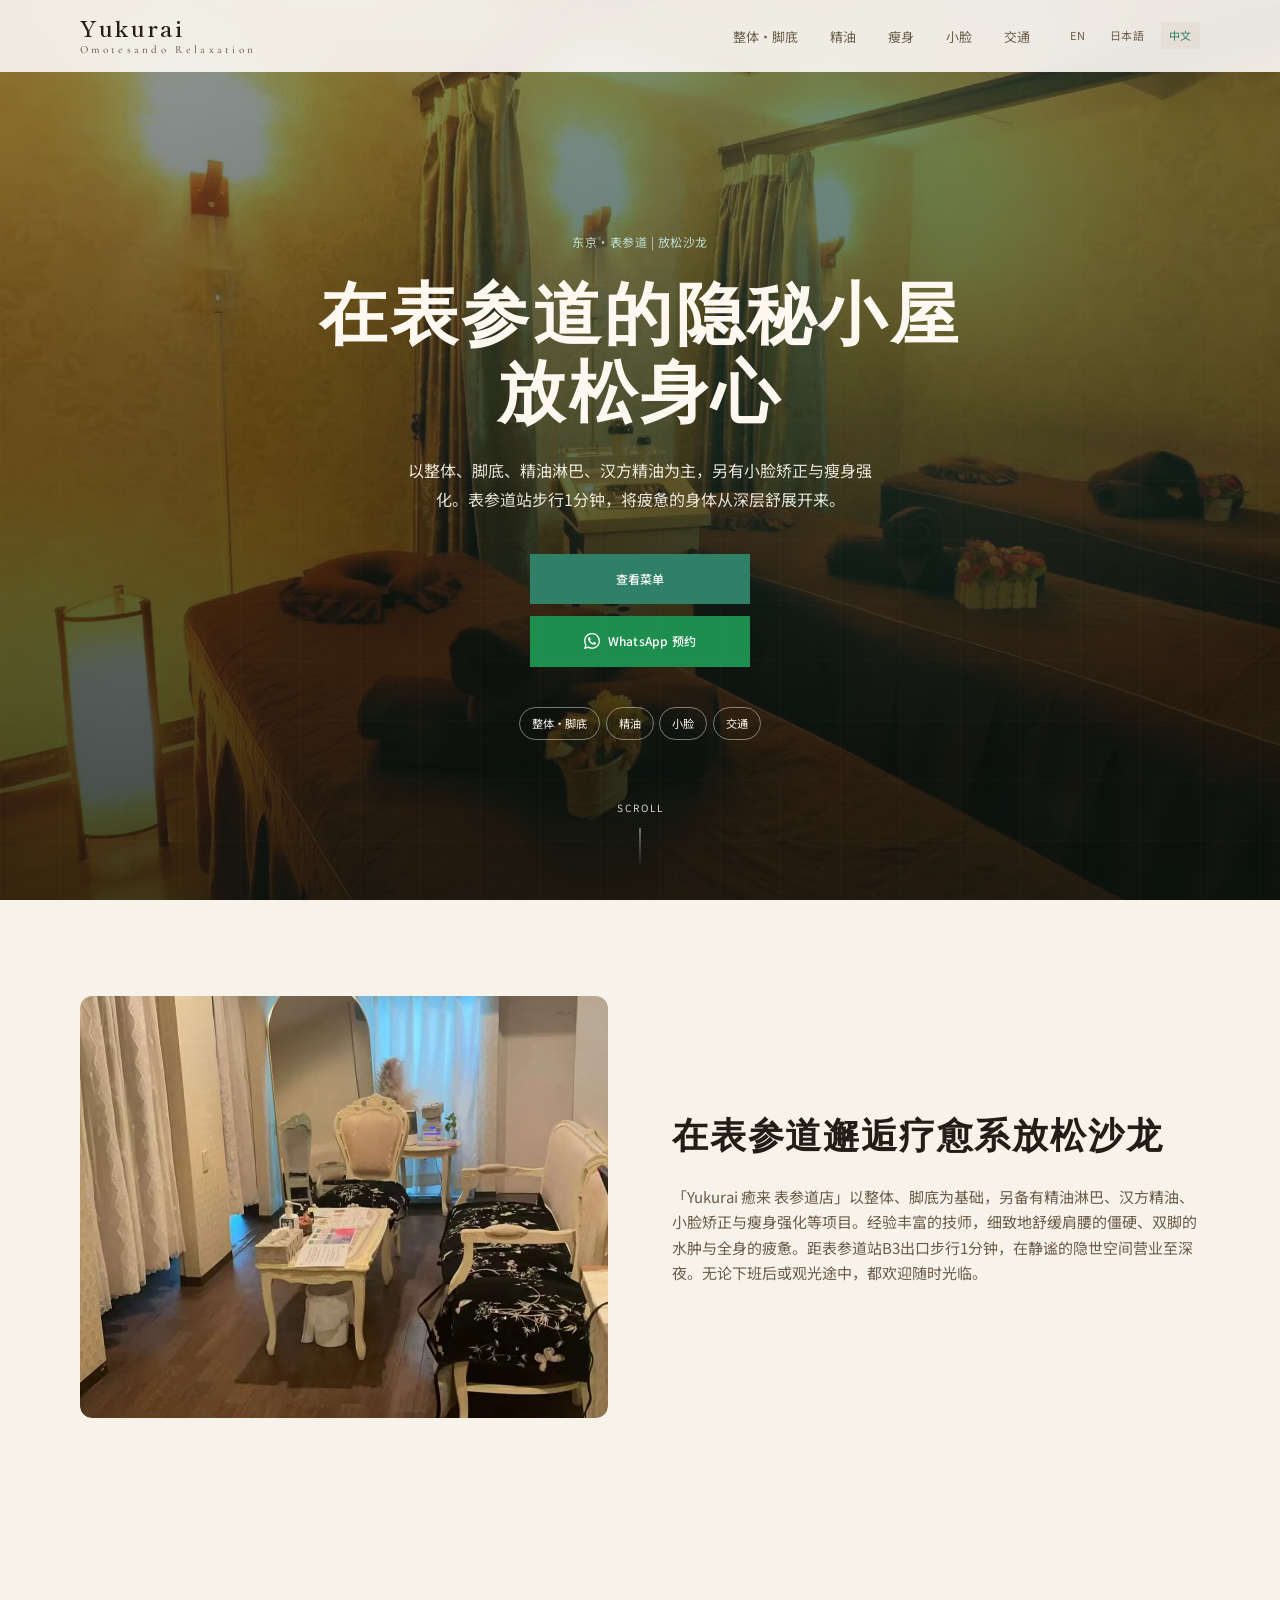
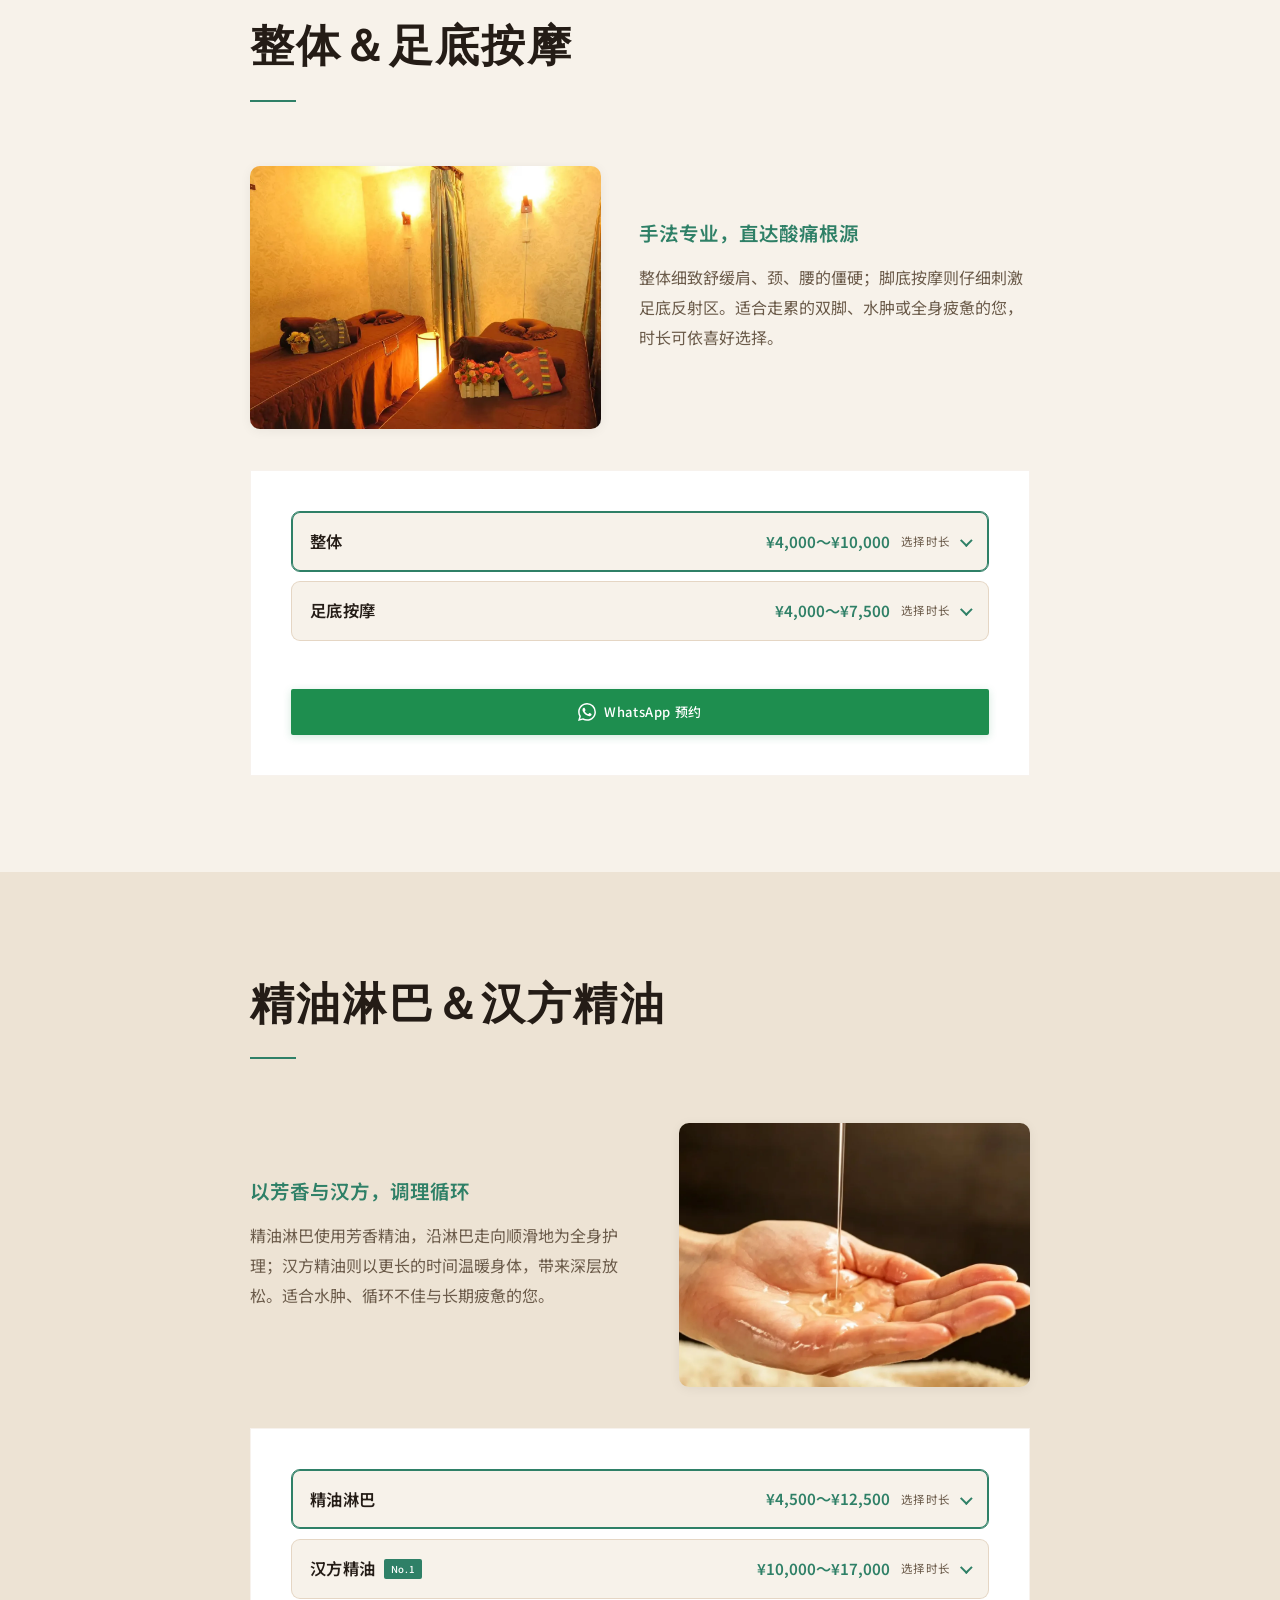
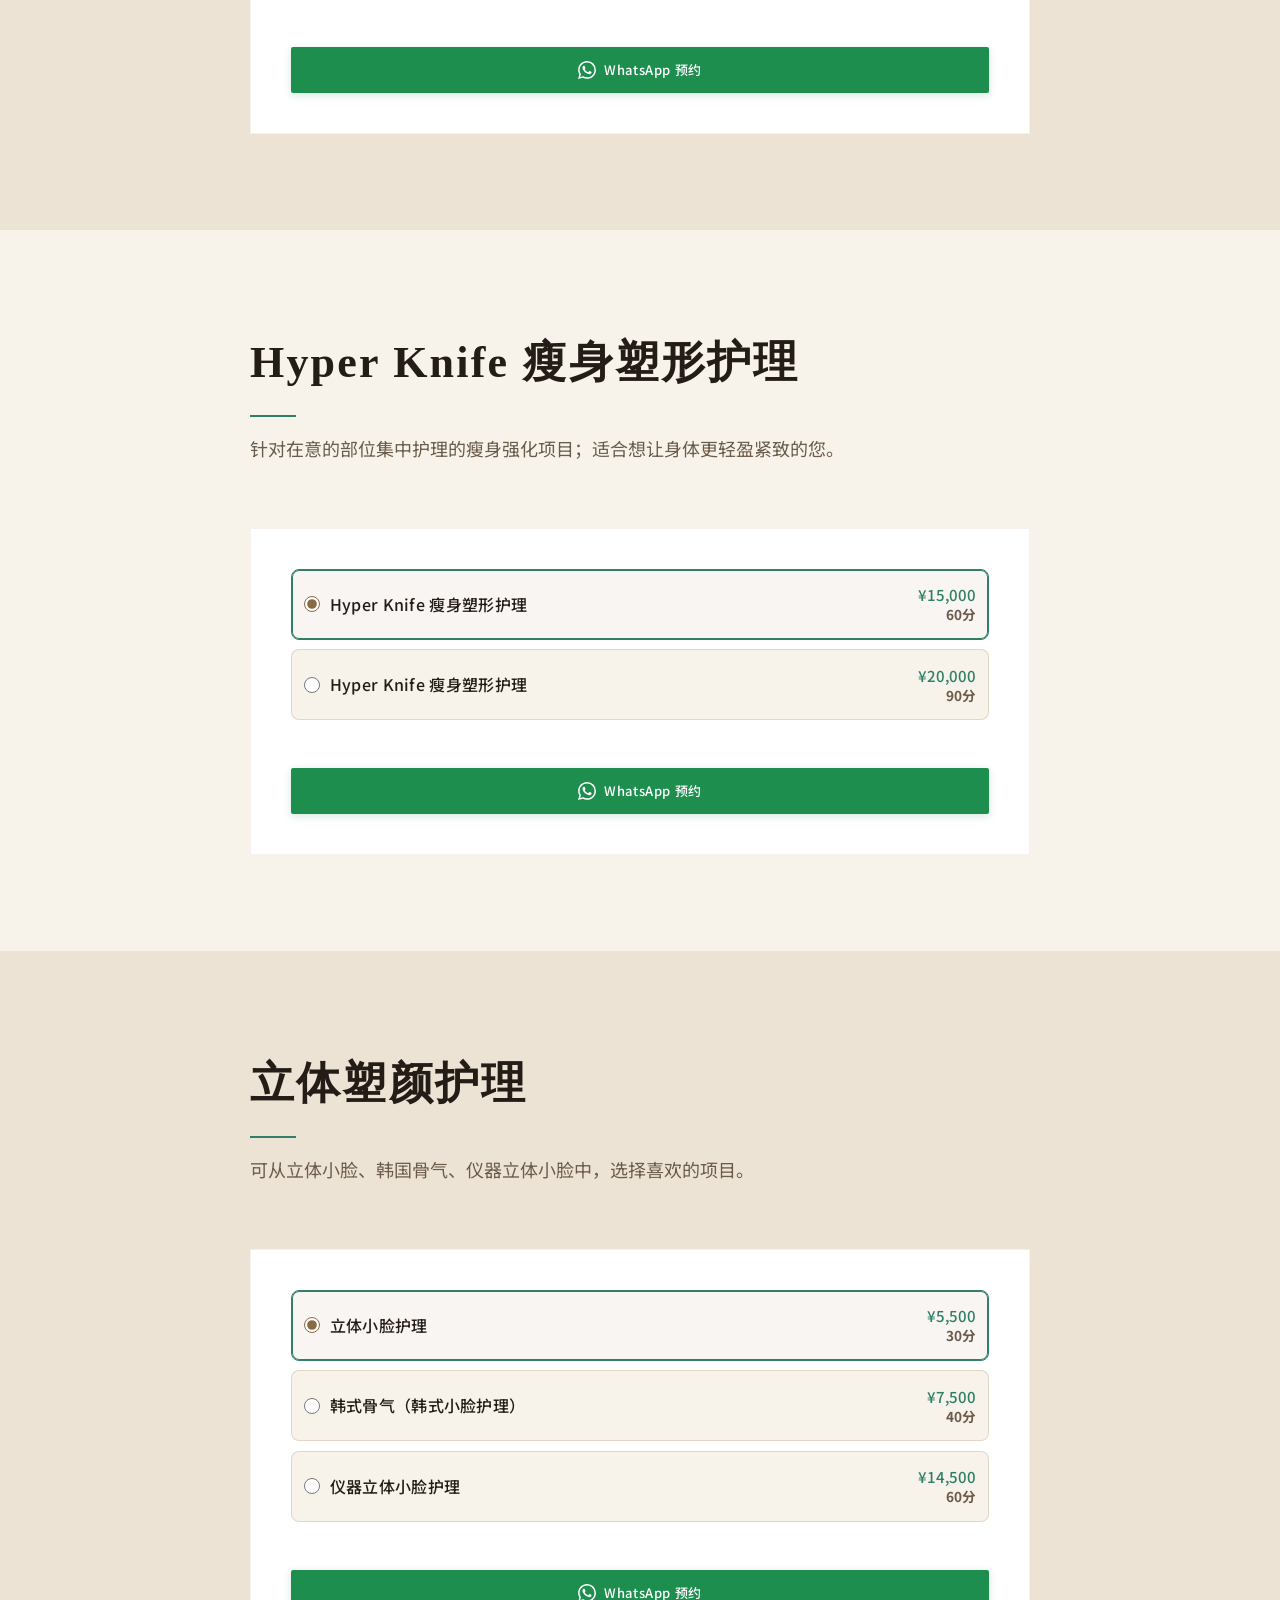
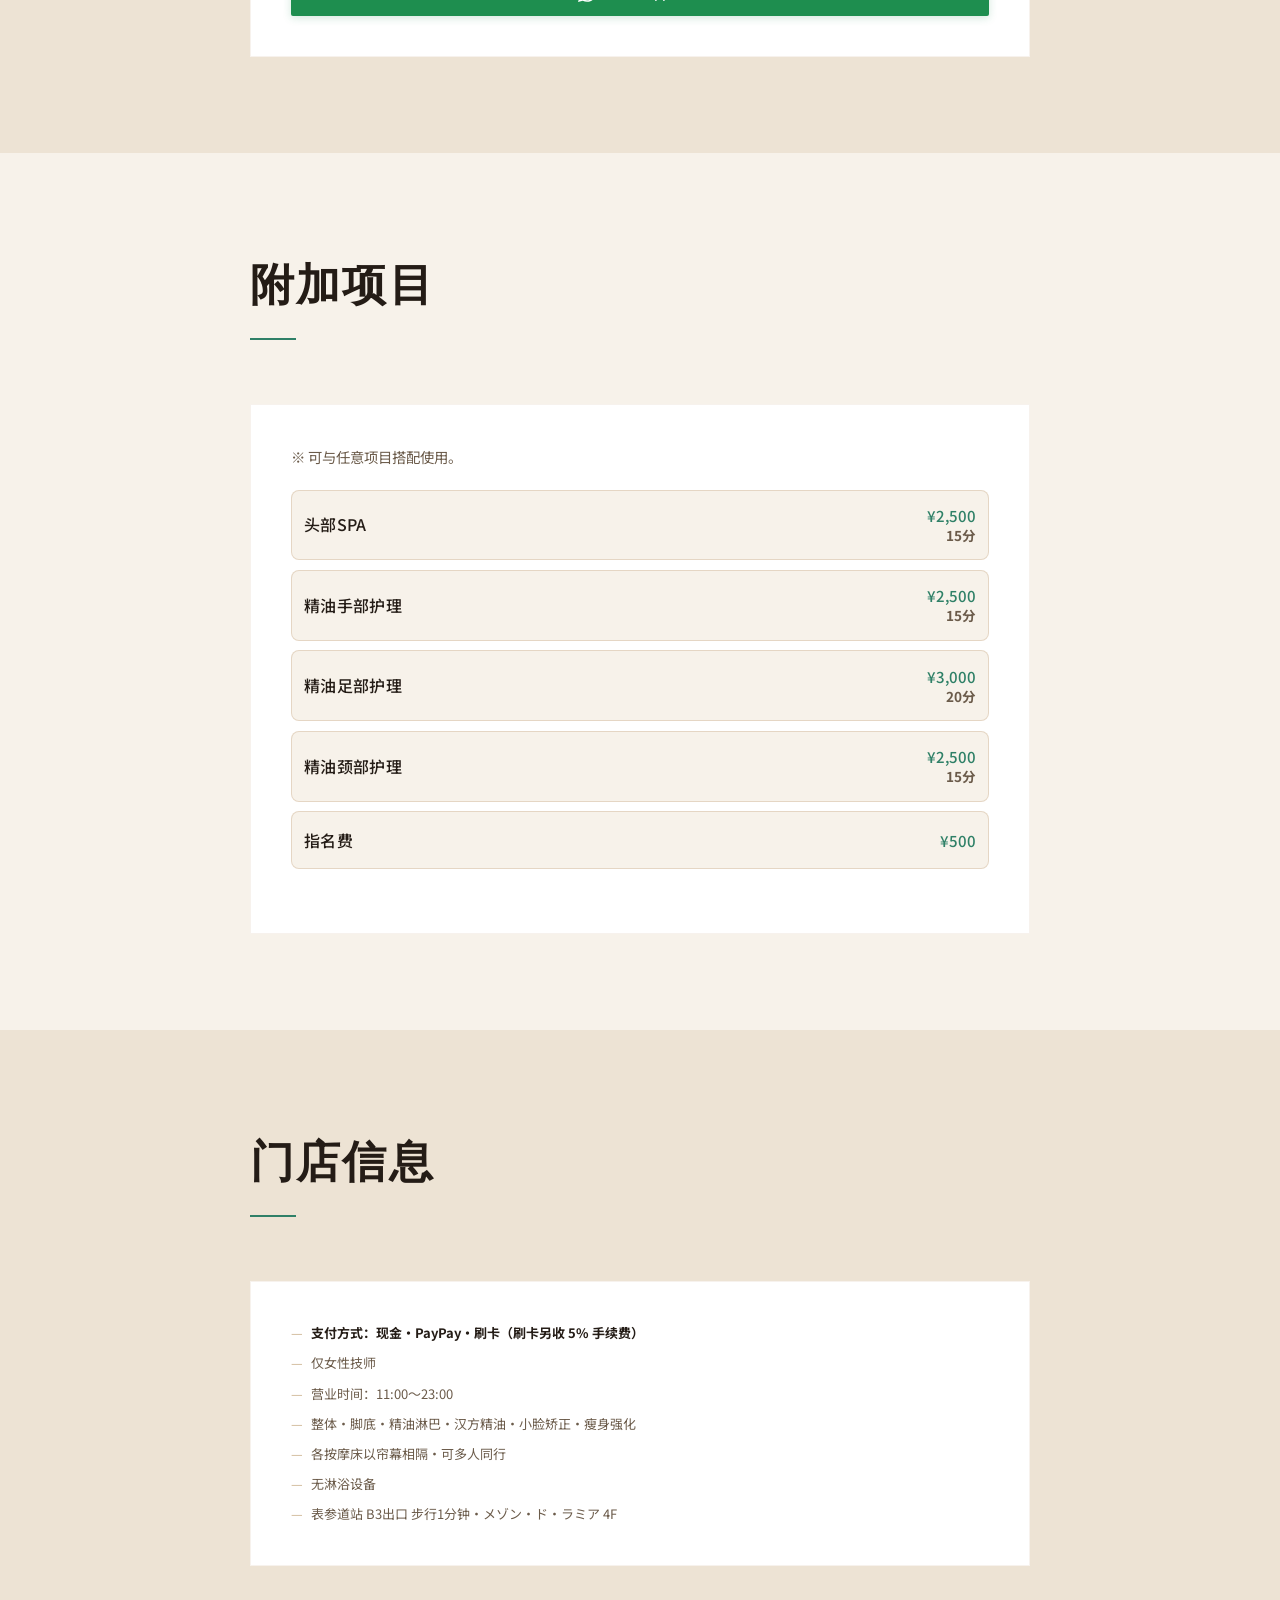
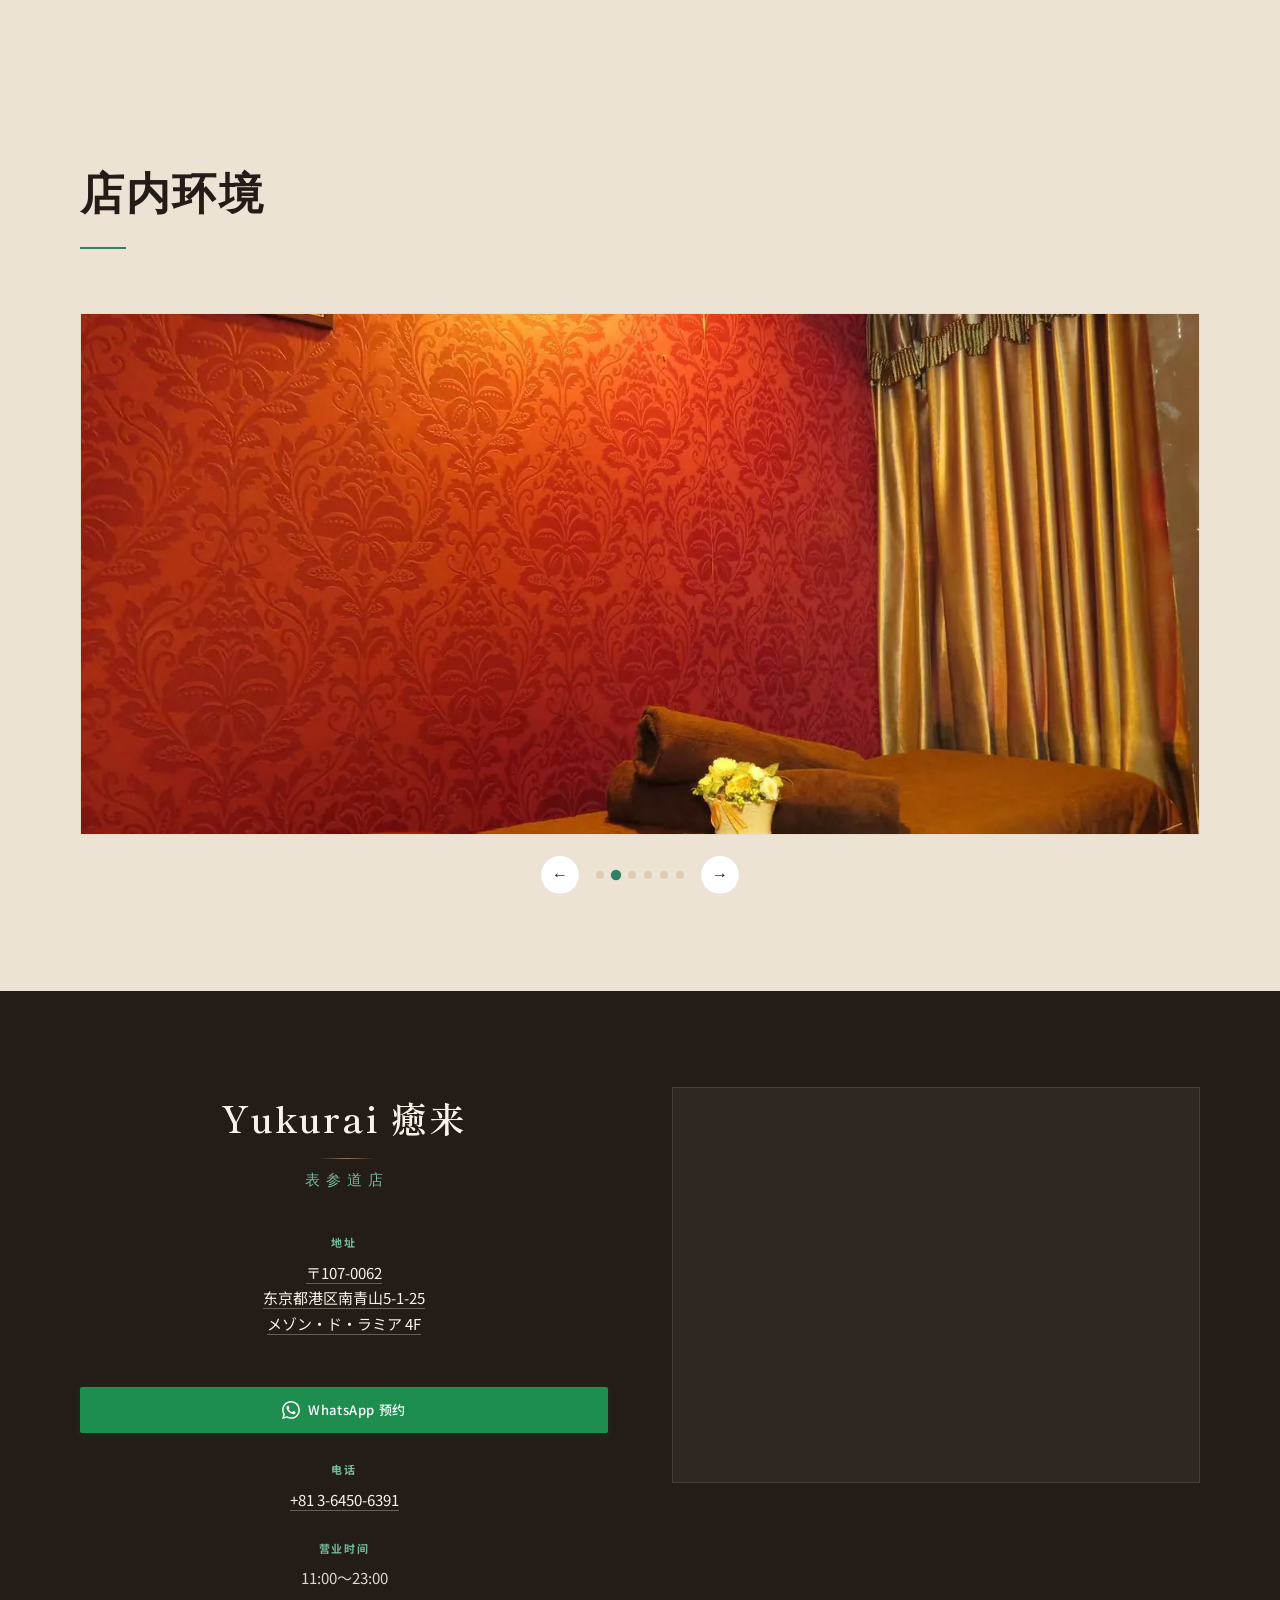
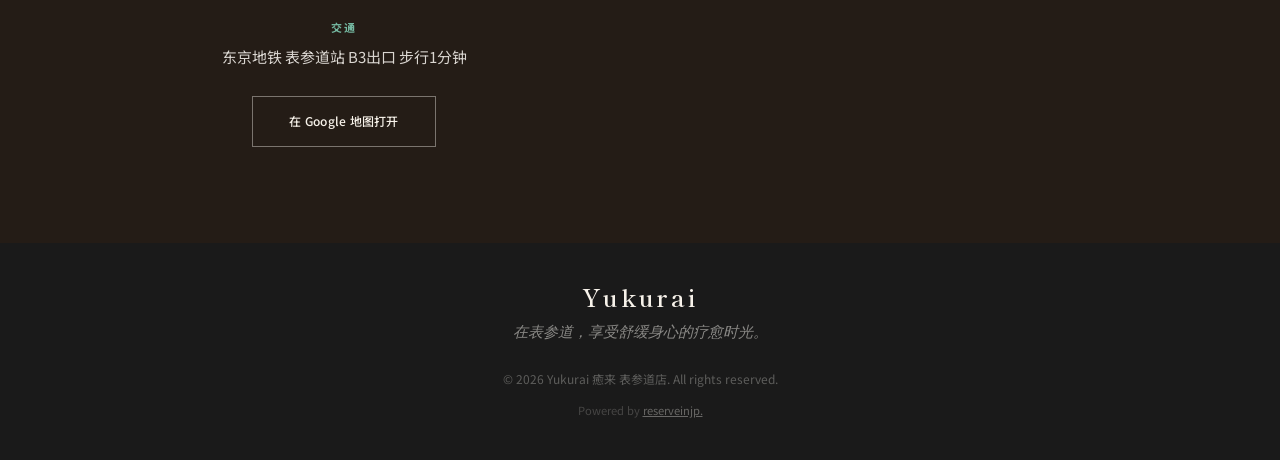
<file: yukurai/cn/index.html>
<!DOCTYPE html>
<html lang="zh-CN">
<head>
  <meta charset="UTF-8">
  <meta name="viewport" content="width=device-width, initial-scale=1.0">
  <meta name="description" content="东京表参道的放松沙龙「Yukurai 癒来 表参道店」。整体、脚底、精油淋巴、汉方精油、小脸矫正、瘦身强化。表参道站步行1分钟，营业至深夜。">
  <title>Yukurai 癒来 表参道店 | 整体・脚底・精油淋巴・汉方精油</title>
  <link rel="preconnect" href="https://fonts.googleapis.com">
  <link rel="preconnect" href="https://fonts.gstatic.com" crossorigin>
  <link href="https://fonts.googleapis.com/css2?family=Cormorant+Garamond:wght@500&family=Noto+Sans+SC:wght@400;500;600&family=Noto+Sans+JP:wght@400;500&family=Shippori+Mincho:wght@500;600&display=swap" rel="stylesheet">
  <link rel="stylesheet" href="../styles.css">
</head>
<body>
  <header class="header" id="header">
    <nav class="nav container">
      <a href="../landing.html" class="logo">Yukurai<span class="logo-romaji">Omotesando Relaxation</span></a>
      <button class="nav-toggle" aria-label="menu" aria-expanded="false">
        <span></span>
        <span></span>
      </button>
      <div class="nav-menu">
        <ul class="nav-links">
          <li><a href="#body">整体・脚底</a></li>
          <li><a href="#oil">精油</a></li>
          <li><a href="#slim">瘦身</a></li>
          <li><a href="#face">小脸</a></li>
          <li><a href="#visit">交通</a></li>
        </ul>
        <div class="lang-switch">
          <a href="../en/index.html">EN</a>
          <a href="../jp/index.html">日本語</a>
          <a href="../cn/index.html" class="active">中文</a>
        </div>
      </div>
    </nav>
  </header>

  <main>
    <section class="hero">
      <div class="hero-carousel" id="heroCarousel">
        <div class="hero-slide active" style="background-image: url(../assets/images/hero-1.webp);"></div>
      </div>
      <div class="hero-grid-overlay"></div>
      <div class="hero-content container">
        <p class="hero-tag">东京・表参道 | 放松沙龙</p>
        <h1>在表参道的隐秘小屋<br>放松身心</h1>
        <p class="hero-sub">以整体、脚底、精油淋巴、汉方精油为主，另有小脸矫正与瘦身强化。表参道站步行1分钟，将疲惫的身体从深层舒展开来。</p>
        <div class="hero-cta">
          <a href="#body" class="btn btn-primary">查看菜单</a>
          <a href="../booking.html?lang=cn" class="btn btn-whatsapp">
            <svg viewBox="0 0 24 24"><path d="M17.472 14.382c-.297-.149-1.758-.867-2.03-.967-.273-.099-.471-.148-.67.15-.197.297-.767.966-.94 1.164-.173.199-.347.223-.644.075-.297-.15-1.255-.463-2.39-1.475-.884-.788-1.48-1.761-1.653-2.059-.173-.297-.018-.458.13-.606.134-.133.298-.347.446-.52.149-.174.198-.298.298-.497.099-.198.05-.371-.025-.52-.075-.149-.669-1.612-.916-2.207-.242-.579-.487-.5-.669-.51-.173-.008-.371-.01-.57-.01-.198 0-.52.074-.792.372-.272.297-1.04 1.016-1.04 2.479 0 1.462 1.065 2.875 1.213 3.074.149.198 2.096 3.2 5.077 4.487.709.306 1.262.489 1.694.625.712.227 1.36.195 1.871.118.571-.085 1.758-.719 2.006-1.413.248-.694.248-1.289.173-1.413-.074-.124-.272-.198-.57-.347m-5.421 7.403h-.004a9.87 9.87 0 01-5.031-1.378l-.361-.214-3.741.982.998-3.648-.235-.374a9.86 9.86 0 01-1.51-5.26c.001-5.45 4.436-9.884 9.888-9.884 2.64 0 5.122 1.03 6.988 2.898a9.825 9.825 0 012.893 6.994c-.003 5.45-4.437 9.884-9.885 9.884m8.413-18.297A11.815 11.815 0 0012.05 0C5.495 0 .16 5.335.157 11.892c0 2.096.547 4.142 1.588 5.945L.057 24l6.305-1.654a11.882 11.882 0 005.683 1.448h.005c6.554 0 11.89-5.335 11.893-11.893a11.821 11.821 0 00-3.48-8.413Z"/></svg>
            WhatsApp 预约
          </a>
        </div>
        <div class="hero-quick-nav">
          <a href="#body" class="hero-nav-pill">整体・脚底</a>
          <a href="#oil" class="hero-nav-pill">精油</a>
          <a href="#face" class="hero-nav-pill">小脸</a>
          <a href="#visit" class="hero-nav-pill">交通</a>
        </div>
      </div>
      <div class="hero-scroll">
        <span>Scroll</span>
        <div class="scroll-line"></div>
      </div>
    </section>

    <section class="intro section">
      <div class="container intro-grid">
        <div class="intro-text">
          <h2 class="no-orphan">在表参道邂逅疗愈系<wbr>放松沙龙</h2>
          <p>「Yukurai 癒来 表参道店」以整体、脚底为基础，另备有精油淋巴、汉方精油、小脸矫正与瘦身强化等项目。经验丰富的技师，细致地舒缓肩腰的僵硬、双脚的水肿与全身的疲惫。距表参道站B3出口步行1分钟，在静谧的隐世空间营业至深夜。无论下班后或观光途中，都欢迎随时光临。</p>
        </div>
        <div class="intro-features">
          <div class="intro-promo-image">
            <img src="../assets/images/intro.webp" alt="Yukurai 癒来 表参道店" loading="lazy">
          </div>
        </div>
      </div>
    </section>

    <section class="services section" id="body">
      <div class="container">
        <header class="section-header">
          <h2>整体＆足底按摩</h2>
        </header>
        <div class="service-intro">
          <div class="service-photo"><img src="../assets/images/body.webp" alt="整体・脚底" loading="lazy"></div>
          <div class="service-desc">
            <p class="service-tagline">手法专业，直达酸痛根源</p>
            <p>整体细致舒缓肩、颈、腰的僵硬；脚底按摩则仔细刺激足底反射区。适合走累的双脚、水肿或全身疲惫的您，时长可依喜好选择。</p>
          </div>
        </div>
        <article class="service-card service-card-wide">
          <div class="option-rows">
            <div class="opt-group">
              <button type="button" class="opt-group-head" aria-expanded="false">
                <span class="ogh-name">整体</span>
                <span class="ogh-meta"><span class="ogh-range">¥4,000〜¥10,000</span><span class="ogh-hint">选择时长</span><i class="ogh-chev" aria-hidden="true"></i></span>
              </button>
              <div class="opt-group-body">
                <label class="opt-row">
                  <input type="radio" name="body-sel" value="Body 30min">
                  <span class="opt-duration"><span class="opt-name">整体</span></span>
                  <span class="opt-price">¥4,000<small>30分</small></span>
                </label>
                <label class="opt-row">
                  <input type="radio" name="body-sel" value="Body 60min" checked>
                  <span class="opt-duration"><span class="opt-name">整体</span></span>
                  <span class="opt-price">¥7,000<small>60分</small></span>
                </label>
                <label class="opt-row">
                  <input type="radio" name="body-sel" value="Body 90min">
                  <span class="opt-duration"><span class="opt-name">整体</span></span>
                  <span class="opt-price">¥10,000<small>90分</small></span>
                </label>
              </div>
            </div>
            <div class="opt-group">
              <button type="button" class="opt-group-head" aria-expanded="false">
                <span class="ogh-name">足底按摩</span>
                <span class="ogh-meta"><span class="ogh-range">¥4,000〜¥7,500</span><span class="ogh-hint">选择时长</span><i class="ogh-chev" aria-hidden="true"></i></span>
              </button>
              <div class="opt-group-body">
                <label class="opt-row">
                  <input type="radio" name="body-sel" value="Foot 30min">
                  <span class="opt-duration"><span class="opt-name">足底按摩</span></span>
                  <span class="opt-price">¥4,000<small>30分</small></span>
                </label>
                <label class="opt-row">
                  <input type="radio" name="body-sel" value="Foot 40min">
                  <span class="opt-duration"><span class="opt-name">足底按摩</span></span>
                  <span class="opt-price">¥5,000<small>40分</small></span>
                </label>
                <label class="opt-row">
                  <input type="radio" name="body-sel" value="Foot 60min">
                  <span class="opt-duration"><span class="opt-name">足底按摩</span></span>
                  <span class="opt-price">¥7,500<small>60分</small></span>
                </label>
              </div>
            </div>
          </div>
          <a href="../booking.html?lang=cn" class="btn-booking"><svg viewBox="0 0 24 24" width="18" height="18"><path d="M17.472 14.382c-.297-.149-1.758-.867-2.03-.967-.273-.099-.471-.148-.67.15-.197.297-.767.966-.94 1.164-.173.199-.347.223-.644.075-.297-.15-1.255-.463-2.39-1.475-.884-.788-1.48-1.761-1.653-2.059-.173-.297-.018-.458.13-.606.134-.133.298-.347.446-.52.149-.174.198-.298.298-.497.099-.198.05-.371-.025-.52-.075-.149-.669-1.612-.916-2.207-.242-.579-.487-.5-.669-.51-.173-.008-.371-.01-.57-.01-.198 0-.52.074-.792.372-.272.297-1.04 1.016-1.04 2.479 0 1.462 1.065 2.875 1.213 3.074.149.198 2.096 3.2 5.077 4.487.709.306 1.262.489 1.694.625.712.227 1.36.195 1.871.118.571-.085 1.758-.719 2.006-1.413.248-.694.248-1.289.173-1.413-.074-.124-.272-.198-.57-.347m-5.421 7.403h-.004a9.87 9.87 0 01-5.031-1.378l-.361-.214-3.741.982.998-3.648-.235-.374a9.86 9.86 0 01-1.51-5.26c.001-5.45 4.436-9.884 9.888-9.884 2.64 0 5.122 1.03 6.988 2.898a9.825 9.825 0 012.893 6.994c-.003 5.45-4.437 9.884-9.885 9.884m8.413-18.297A11.815 11.815 0 0012.05 0C5.495 0 .16 5.335.157 11.892c0 2.096.547 4.142 1.588 5.945L.057 24l6.305-1.654a11.882 11.882 0 005.683 1.448h.005c6.554 0 11.89-5.335 11.893-11.893a11.821 11.821 0 00-3.48-8.413Z" fill="currentColor"/></svg> WhatsApp 预约</a>
        </article>
      </div>
    </section>

    <section class="services section section-alt" id="oil">
      <div class="container">
        <header class="section-header">
          <h2>精油淋巴＆汉方精油</h2>
        </header>
        <div class="service-intro">
          <div class="service-photo"><img src="../assets/images/oil.webp" alt="精油淋巴・汉方精油" loading="lazy"></div>
          <div class="service-desc">
            <p class="service-tagline">以芳香与汉方，调理循环</p>
            <p>精油淋巴使用芳香精油，沿淋巴走向顺滑地为全身护理；汉方精油则以更长的时间温暖身体，带来深层放松。适合水肿、循环不佳与长期疲惫的您。</p>
          </div>
        </div>
        <article class="service-card service-card-wide">
          <div class="option-rows">
            <div class="opt-group">
              <button type="button" class="opt-group-head" aria-expanded="false">
                <span class="ogh-name">精油淋巴</span>
                <span class="ogh-meta"><span class="ogh-range">¥4,500〜¥12,500</span><span class="ogh-hint">选择时长</span><i class="ogh-chev" aria-hidden="true"></i></span>
              </button>
              <div class="opt-group-body">
                <label class="opt-row">
                  <input type="radio" name="oil-sel" value="Oil Lymph 30min">
                  <span class="opt-duration"><span class="opt-name">精油淋巴</span></span>
                  <span class="opt-price">¥4,500<small>30分</small></span>
                </label>
                <label class="opt-row">
                  <input type="radio" name="oil-sel" value="Oil Lymph 60min" checked>
                  <span class="opt-duration"><span class="opt-name">精油淋巴</span></span>
                  <span class="opt-price">¥8,500<small>60分</small></span>
                </label>
                <label class="opt-row">
                  <input type="radio" name="oil-sel" value="Oil Lymph 90min">
                  <span class="opt-duration"><span class="opt-name">精油淋巴</span></span>
                  <span class="opt-price">¥12,500<small>90分</small></span>
                </label>
              </div>
            </div>
            <div class="opt-group">
              <button type="button" class="opt-group-head" aria-expanded="false">
                <span class="ogh-name">汉方精油 <span class="opt-badge ogh-badge">No.1</span></span>
                <span class="ogh-meta"><span class="ogh-range">¥10,000〜¥17,000</span><span class="ogh-hint">选择时长</span><i class="ogh-chev" aria-hidden="true"></i></span>
              </button>
              <div class="opt-group-body">
                <label class="opt-row">
                  <input type="radio" name="oil-sel" value="Kampo Oil 60min">
                  <span class="opt-duration"><span class="opt-name">汉方精油</span></span>
                  <span class="opt-price">¥10,000<small>60分</small></span>
                </label>
                <label class="opt-row">
                  <input type="radio" name="oil-sel" value="Kampo Oil 90min">
                  <span class="opt-duration"><span class="opt-name">汉方精油</span></span>
                  <span class="opt-price">¥14,000<small>90分</small></span>
                </label>
                <label class="opt-row">
                  <input type="radio" name="oil-sel" value="Kampo Oil 120min">
                  <span class="opt-duration"><span class="opt-name">汉方精油</span></span>
                  <span class="opt-price">¥17,000<small>120分</small></span>
                </label>
              </div>
            </div>
          </div>
          <a href="../booking.html?lang=cn" class="btn-booking"><svg viewBox="0 0 24 24" width="18" height="18"><path d="M17.472 14.382c-.297-.149-1.758-.867-2.03-.967-.273-.099-.471-.148-.67.15-.197.297-.767.966-.94 1.164-.173.199-.347.223-.644.075-.297-.15-1.255-.463-2.39-1.475-.884-.788-1.48-1.761-1.653-2.059-.173-.297-.018-.458.13-.606.134-.133.298-.347.446-.52.149-.174.198-.298.298-.497.099-.198.05-.371-.025-.52-.075-.149-.669-1.612-.916-2.207-.242-.579-.487-.5-.669-.51-.173-.008-.371-.01-.57-.01-.198 0-.52.074-.792.372-.272.297-1.04 1.016-1.04 2.479 0 1.462 1.065 2.875 1.213 3.074.149.198 2.096 3.2 5.077 4.487.709.306 1.262.489 1.694.625.712.227 1.36.195 1.871.118.571-.085 1.758-.719 2.006-1.413.248-.694.248-1.289.173-1.413-.074-.124-.272-.198-.57-.347m-5.421 7.403h-.004a9.87 9.87 0 01-5.031-1.378l-.361-.214-3.741.982.998-3.648-.235-.374a9.86 9.86 0 01-1.51-5.26c.001-5.45 4.436-9.884 9.888-9.884 2.64 0 5.122 1.03 6.988 2.898a9.825 9.825 0 012.893 6.994c-.003 5.45-4.437 9.884-9.885 9.884m8.413-18.297A11.815 11.815 0 0012.05 0C5.495 0 .16 5.335.157 11.892c0 2.096.547 4.142 1.588 5.945L.057 24l6.305-1.654a11.882 11.882 0 005.683 1.448h.005c6.554 0 11.89-5.335 11.893-11.893a11.821 11.821 0 00-3.48-8.413Z" fill="currentColor"/></svg> WhatsApp 预约</a>
        </article>
      </div>
    </section>

    <section class="services section" id="slim">
      <div class="container">
        <header class="section-header">
          <h2>Hyper Knife 瘦身塑形护理</h2>
          <p class="section-sub">针对在意的部位集中护理的瘦身强化项目；适合想让身体更轻盈紧致的您。</p>
        </header>
        <article class="service-card service-card-wide">
          <div class="option-rows">
            <label class="opt-row">
              <input type="radio" name="slim-sel" value="Slimming Hyper 60min" checked>
              <span class="opt-duration"><span class="opt-name">Hyper Knife 瘦身塑形护理</span></span>
              <span class="opt-price">¥15,000<small>60分</small></span>
            </label>
            <label class="opt-row">
              <input type="radio" name="slim-sel" value="Slimming Hyper 90min">
              <span class="opt-duration"><span class="opt-name">Hyper Knife 瘦身塑形护理</span></span>
              <span class="opt-price">¥20,000<small>90分</small></span>
            </label>
          </div>
          <a href="../booking.html?lang=cn" class="btn-booking"><svg viewBox="0 0 24 24" width="18" height="18"><path d="M17.472 14.382c-.297-.149-1.758-.867-2.03-.967-.273-.099-.471-.148-.67.15-.197.297-.767.966-.94 1.164-.173.199-.347.223-.644.075-.297-.15-1.255-.463-2.39-1.475-.884-.788-1.48-1.761-1.653-2.059-.173-.297-.018-.458.13-.606.134-.133.298-.347.446-.52.149-.174.198-.298.298-.497.099-.198.05-.371-.025-.52-.075-.149-.669-1.612-.916-2.207-.242-.579-.487-.5-.669-.51-.173-.008-.371-.01-.57-.01-.198 0-.52.074-.792.372-.272.297-1.04 1.016-1.04 2.479 0 1.462 1.065 2.875 1.213 3.074.149.198 2.096 3.2 5.077 4.487.709.306 1.262.489 1.694.625.712.227 1.36.195 1.871.118.571-.085 1.758-.719 2.006-1.413.248-.694.248-1.289.173-1.413-.074-.124-.272-.198-.57-.347m-5.421 7.403h-.004a9.87 9.87 0 01-5.031-1.378l-.361-.214-3.741.982.998-3.648-.235-.374a9.86 9.86 0 01-1.51-5.26c.001-5.45 4.436-9.884 9.888-9.884 2.64 0 5.122 1.03 6.988 2.898a9.825 9.825 0 012.893 6.994c-.003 5.45-4.437 9.884-9.885 9.884m8.413-18.297A11.815 11.815 0 0012.05 0C5.495 0 .16 5.335.157 11.892c0 2.096.547 4.142 1.588 5.945L.057 24l6.305-1.654a11.882 11.882 0 005.683 1.448h.005c6.554 0 11.89-5.335 11.893-11.893a11.821 11.821 0 00-3.48-8.413Z" fill="currentColor"/></svg> WhatsApp 预约</a>
        </article>
      </div>
    </section>

    <section class="services section section-alt" id="face">
      <div class="container">
        <header class="section-header">
          <h2>立体塑颜护理</h2>
          <p class="section-sub">可从立体小脸、韩国骨气、仪器立体小脸中，选择喜欢的项目。</p>
        </header>
        <article class="service-card service-card-wide">
          <div class="option-rows">
            <label class="opt-row">
              <input type="radio" name="face-sel" value="3D Small Face 30min" checked>
              <span class="opt-duration"><span class="opt-name">立体小脸护理</span></span>
              <span class="opt-price">¥5,500<small>30分</small></span>
            </label>
            <label class="opt-row">
              <input type="radio" name="face-sel" value="Korean Kogel 40min">
              <span class="opt-duration"><span class="opt-name">韩式骨气（韩式小脸护理）</span></span>
              <span class="opt-price">¥7,500<small>40分</small></span>
            </label>
            <label class="opt-row">
              <input type="radio" name="face-sel" value="Machine 3D Small Face 60min">
              <span class="opt-duration"><span class="opt-name">仪器立体小脸护理</span></span>
              <span class="opt-price">¥14,500<small>60分</small></span>
            </label>
          </div>
          <a href="../booking.html?lang=cn" class="btn-booking"><svg viewBox="0 0 24 24" width="18" height="18"><path d="M17.472 14.382c-.297-.149-1.758-.867-2.03-.967-.273-.099-.471-.148-.67.15-.197.297-.767.966-.94 1.164-.173.199-.347.223-.644.075-.297-.15-1.255-.463-2.39-1.475-.884-.788-1.48-1.761-1.653-2.059-.173-.297-.018-.458.13-.606.134-.133.298-.347.446-.52.149-.174.198-.298.298-.497.099-.198.05-.371-.025-.52-.075-.149-.669-1.612-.916-2.207-.242-.579-.487-.5-.669-.51-.173-.008-.371-.01-.57-.01-.198 0-.52.074-.792.372-.272.297-1.04 1.016-1.04 2.479 0 1.462 1.065 2.875 1.213 3.074.149.198 2.096 3.2 5.077 4.487.709.306 1.262.489 1.694.625.712.227 1.36.195 1.871.118.571-.085 1.758-.719 2.006-1.413.248-.694.248-1.289.173-1.413-.074-.124-.272-.198-.57-.347m-5.421 7.403h-.004a9.87 9.87 0 01-5.031-1.378l-.361-.214-3.741.982.998-3.648-.235-.374a9.86 9.86 0 01-1.51-5.26c.001-5.45 4.436-9.884 9.888-9.884 2.64 0 5.122 1.03 6.988 2.898a9.825 9.825 0 012.893 6.994c-.003 5.45-4.437 9.884-9.885 9.884m8.413-18.297A11.815 11.815 0 0012.05 0C5.495 0 .16 5.335.157 11.892c0 2.096.547 4.142 1.588 5.945L.057 24l6.305-1.654a11.882 11.882 0 005.683 1.448h.005c6.554 0 11.89-5.335 11.893-11.893a11.821 11.821 0 00-3.48-8.413Z" fill="currentColor"/></svg> WhatsApp 预约</a>
        </article>
      </div>
    </section>

    <section class="services section" id="option">
      <div class="container">
        <header class="section-header">
          <h2>附加项目</h2>
        </header>
        <article class="service-card service-card-wide">
          <p class="option-note">※ 可与任意项目搭配使用。</p>
          <div class="option-rows">
            <div class="opt-row opt-static"><span class="opt-duration"><span class="opt-name">头部SPA</span></span><span class="opt-price">¥2,500<small>15分</small></span></div>
            <div class="opt-row opt-static"><span class="opt-duration"><span class="opt-name">精油手部护理</span></span><span class="opt-price">¥2,500<small>15分</small></span></div>
            <div class="opt-row opt-static"><span class="opt-duration"><span class="opt-name">精油足部护理</span></span><span class="opt-price">¥3,000<small>20分</small></span></div>
            <div class="opt-row opt-static"><span class="opt-duration"><span class="opt-name">精油颈部护理</span></span><span class="opt-price">¥2,500<small>15分</small></span></div>
            <div class="opt-row opt-static"><span class="opt-duration"><span class="opt-name">指名费</span></span><span class="opt-price">¥500</span></div>
          </div>
        </article>
      </div>
    </section>

    <section class="services section section-alt" id="info">
      <div class="container">
        <header class="section-header">
          <h2>门店信息</h2>
        </header>
        <article class="service-card service-card-wide">
          <ul class="includes">
            <li><strong>支付方式：现金・PayPay・刷卡（刷卡另收 5% 手续费）</strong></li>
            <li>仅女性技师</li>
            <li>营业时间：11:00〜23:00</li>
            <li>整体・脚底・精油淋巴・汉方精油・小脸矫正・瘦身强化</li>
            <li>各按摩床以帘幕相隔・可多人同行</li>
            <li>无淋浴设备</li>
            <li>表参道站 B3出口 步行1分钟・メゾン・ド・ラミア 4F</li>
          </ul>
        </article>
      </div>
    </section>

    <section class="env-carousel-section" aria-label="店内・护理">
      <div class="container">
        <header class="section-header">
          <h2>店内环境</h2>
        </header>
        <div class="env-carousel" id="envCarousel">
          <div class="env-carousel-track" id="envTrack">
            <div class="env-carousel-slide"><img src="../assets/images/hero-1.webp" alt="癒来 护理室" loading="lazy"></div>
            <div class="env-carousel-slide"><img src="../assets/images/hero-2.webp" alt="癒来 包间" loading="lazy"></div>
            <div class="env-carousel-slide"><img src="../assets/images/hero-4.webp" alt="癒来 入口" loading="lazy"></div>
            <div class="env-carousel-slide"><img src="../assets/images/intro.webp" alt="癒来 等候区" loading="lazy"></div>
            <div class="env-carousel-slide"><img src="../assets/images/body.webp" alt="癒来 按摩床" loading="lazy"></div>
            <div class="env-carousel-slide"><img src="../assets/images/corridor.webp" alt="癒来 店内通道" loading="lazy"></div>
          </div>
        </div>
        <div class="env-carousel-nav">
          <button class="env-carousel-btn" id="envPrev" aria-label="prev">&larr;</button>
          <div class="env-dots" id="envDots"></div>
          <button class="env-carousel-btn" id="envNext" aria-label="next">&rarr;</button>
        </div>
      </div>
    </section>

    <section class="visit section" id="visit">
      <div class="container visit-grid">
        <div class="visit-info">
          <h2>Yukurai 癒来<span class="visit-romaji">表参道店</span></h2>
          <div class="visit-details">
            <div class="visit-item">
              <h4>地址</h4>
              <p><a href="https://maps.app.goo.gl/kihgytaM9Tw3jLHRA" target="_blank" rel="noopener noreferrer">〒107-0062<br>东京都港区南青山5-1-25<br>メゾン・ド・ラミア 4F</a></p>
            </div>
            <a href="../booking.html?lang=cn" class="btn-booking">
              <svg viewBox="0 0 24 24" width="18" height="18"><path d="M17.472 14.382c-.297-.149-1.758-.867-2.03-.967-.273-.099-.471-.148-.67.15-.197.297-.767.966-.94 1.164-.173.199-.347.223-.644.075-.297-.15-1.255-.463-2.39-1.475-.884-.788-1.48-1.761-1.653-2.059-.173-.297-.018-.458.13-.606.134-.133.298-.347.446-.52.149-.174.198-.298.298-.497.099-.198.05-.371-.025-.52-.075-.149-.669-1.612-.916-2.207-.242-.579-.487-.5-.669-.51-.173-.008-.371-.01-.57-.01-.198 0-.52.074-.792.372-.272.297-1.04 1.016-1.04 2.479 0 1.462 1.065 2.875 1.213 3.074.149.198 2.096 3.2 5.077 4.487.709.306 1.262.489 1.694.625.712.227 1.36.195 1.871.118.571-.085 1.758-.719 2.006-1.413.248-.694.248-1.289.173-1.413-.074-.124-.272-.198-.57-.347m-5.421 7.403h-.004a9.87 9.87 0 01-5.031-1.378l-.361-.214-3.741.982.998-3.648-.235-.374a9.86 9.86 0 01-1.51-5.26c.001-5.45 4.436-9.884 9.888-9.884 2.64 0 5.122 1.03 6.988 2.898a9.825 9.825 0 012.893 6.994c-.003 5.45-4.437 9.884-9.885 9.884m8.413-18.297A11.815 11.815 0 0012.05 0C5.495 0 .16 5.335.157 11.892c0 2.096.547 4.142 1.588 5.945L.057 24l6.305-1.654a11.882 11.882 0 005.683 1.448h.005c6.554 0 11.89-5.335 11.893-11.893a11.821 11.821 0 00-3.48-8.413Z" fill="currentColor"/></svg>
              WhatsApp 预约
            </a>
            <div class="visit-item">
              <h4>电话</h4>
              <p><a href="tel:+81364506391">+81 3-6450-6391</a></p>
            </div>
            <div class="visit-item">
              <h4>营业时间</h4>
              <p>11:00〜23:00</p>
            </div>
            <div class="visit-item">
              <h4>交通</h4>
              <p>东京地铁 表参道站 B3出口 步行1分钟</p>
            </div>
          </div>
          <a href="https://maps.app.goo.gl/kihgytaM9Tw3jLHRA" target="_blank" rel="noopener noreferrer" class="btn btn-outline">在 Google 地图打开</a>
        </div>
        <div class="visit-map" style="position:relative;">
          <iframe
            title="Yukurai 癒来 表参道店 map"
            src="https://maps.google.com/maps?q=%E7%99%92%E6%9D%A5%20%E8%A1%A8%E5%8F%82%E9%81%93&ftid=0x60188d39c8a6693d:0xdda52478c935e613&z=17&output=embed"
            width="100%"
            height="100%"
            style="border:0;pointer-events:none;"
            loading="lazy"
            referrerpolicy="no-referrer-when-downgrade"></iframe>
          <a href="https://maps.app.goo.gl/kihgytaM9Tw3jLHRA" target="_blank" rel="noopener noreferrer" class="visit-map-link" aria-label="在 Google 地图打开 Yukurai 癒来 表参道店" style="position:absolute;inset:0;z-index:2;"></a>
        </div>
      </div>
    </section>
  </main>

  <footer class="footer">
    <div class="container footer-inner">
      <span class="logo">Yukurai</span>
      <p class="footer-tagline">在表参道，享受舒缓身心的疗愈时光。</p>
      <p class="footer-copy">&copy; 2026 Yukurai 癒来 表参道店. All rights reserved.</p>
      <p class="footer-powered">Powered by <a href="https://reserveinjp.com/" target="_blank" rel="noopener">reserveinjp.</a></p>
    </div>
  </footer>

<button class="back-to-top" id="backToTop" aria-label="回到顶部" title="回到顶部">&uarr;</button>
  <script src="../script.js"></script>
</body>
</html>
</file>
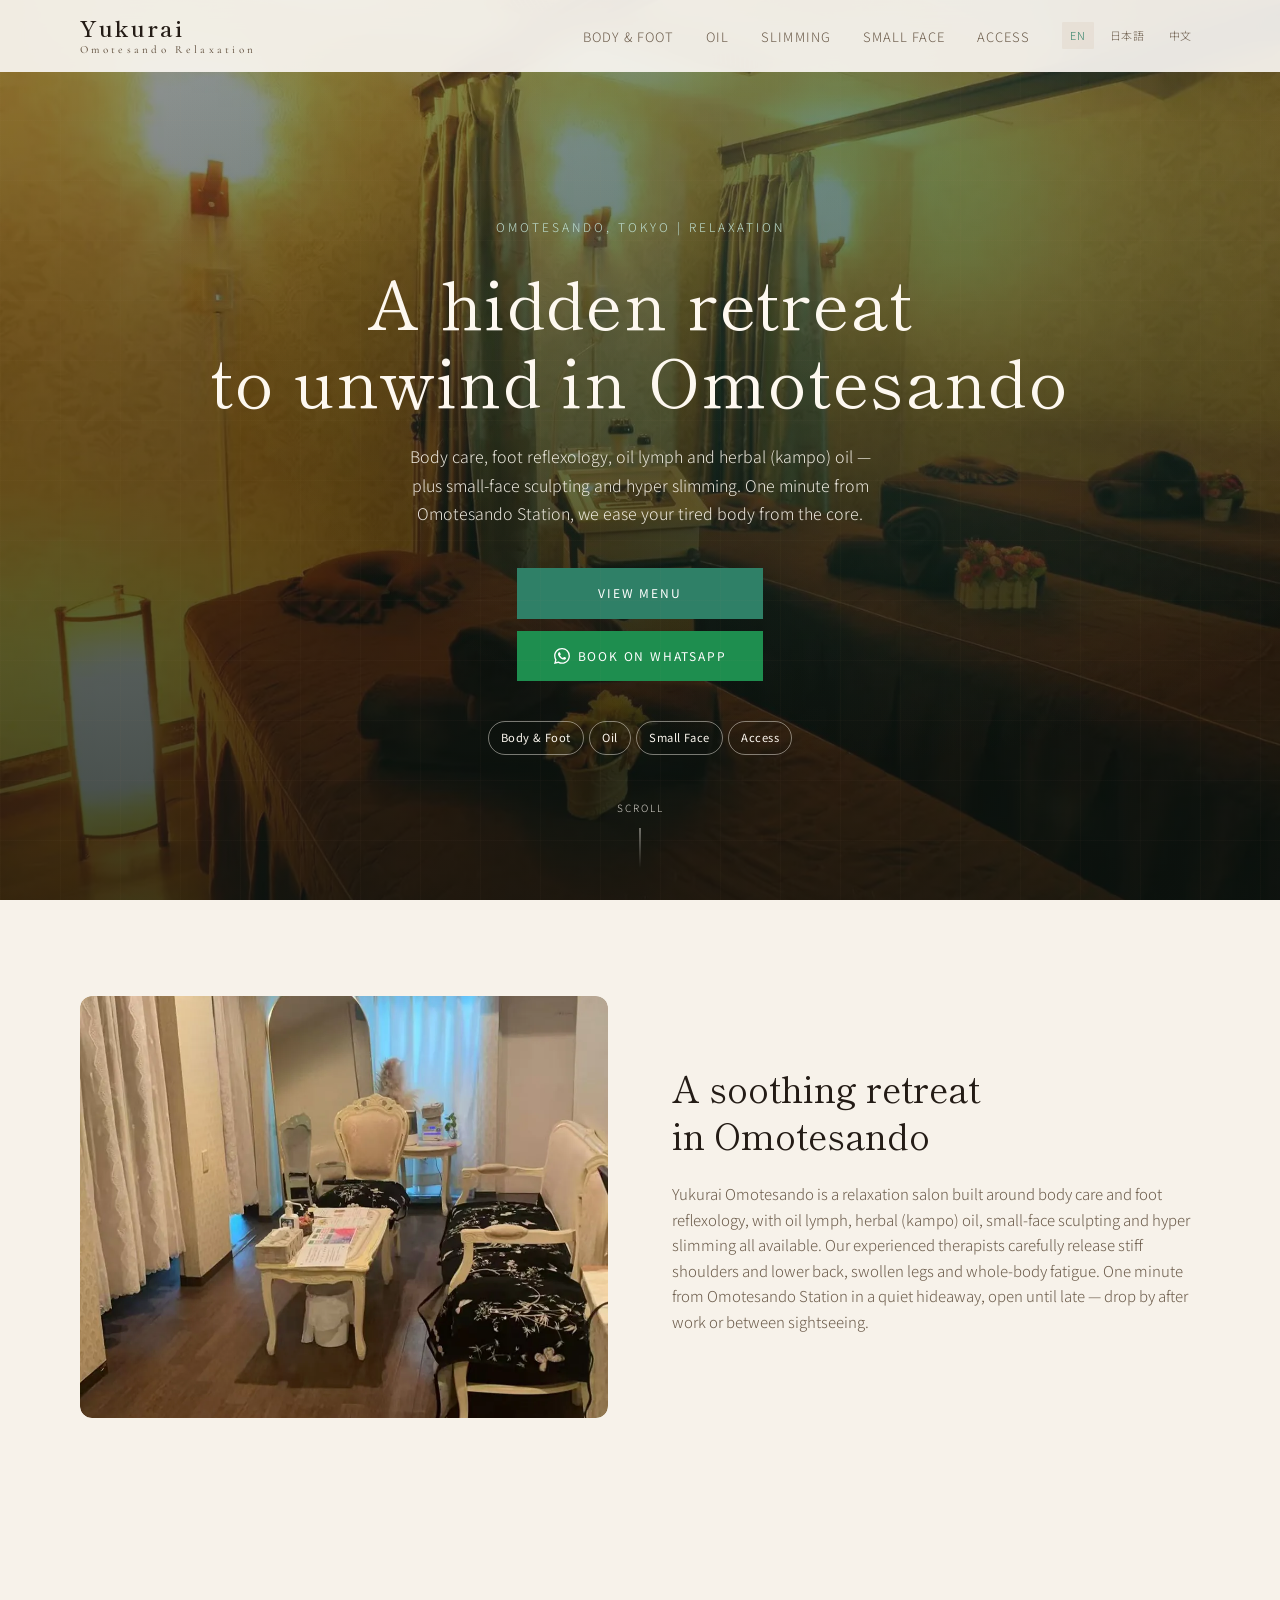
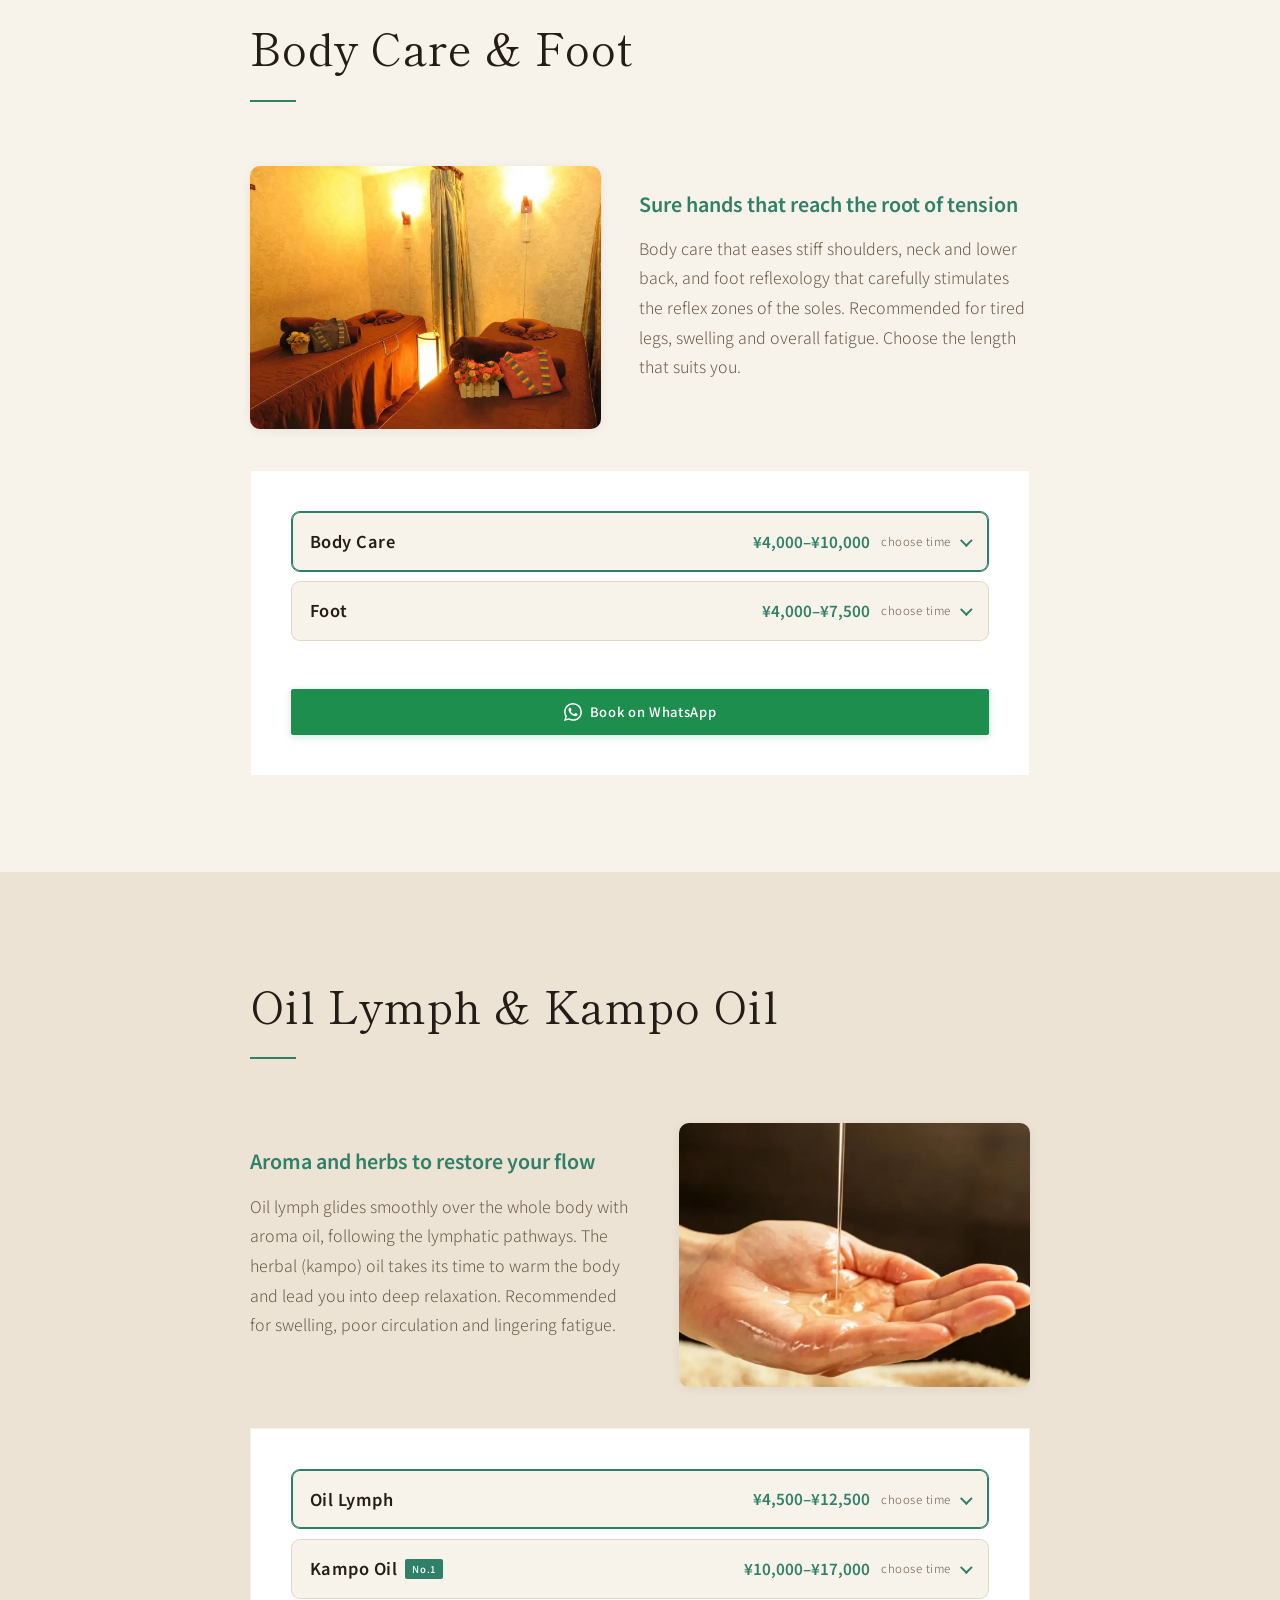
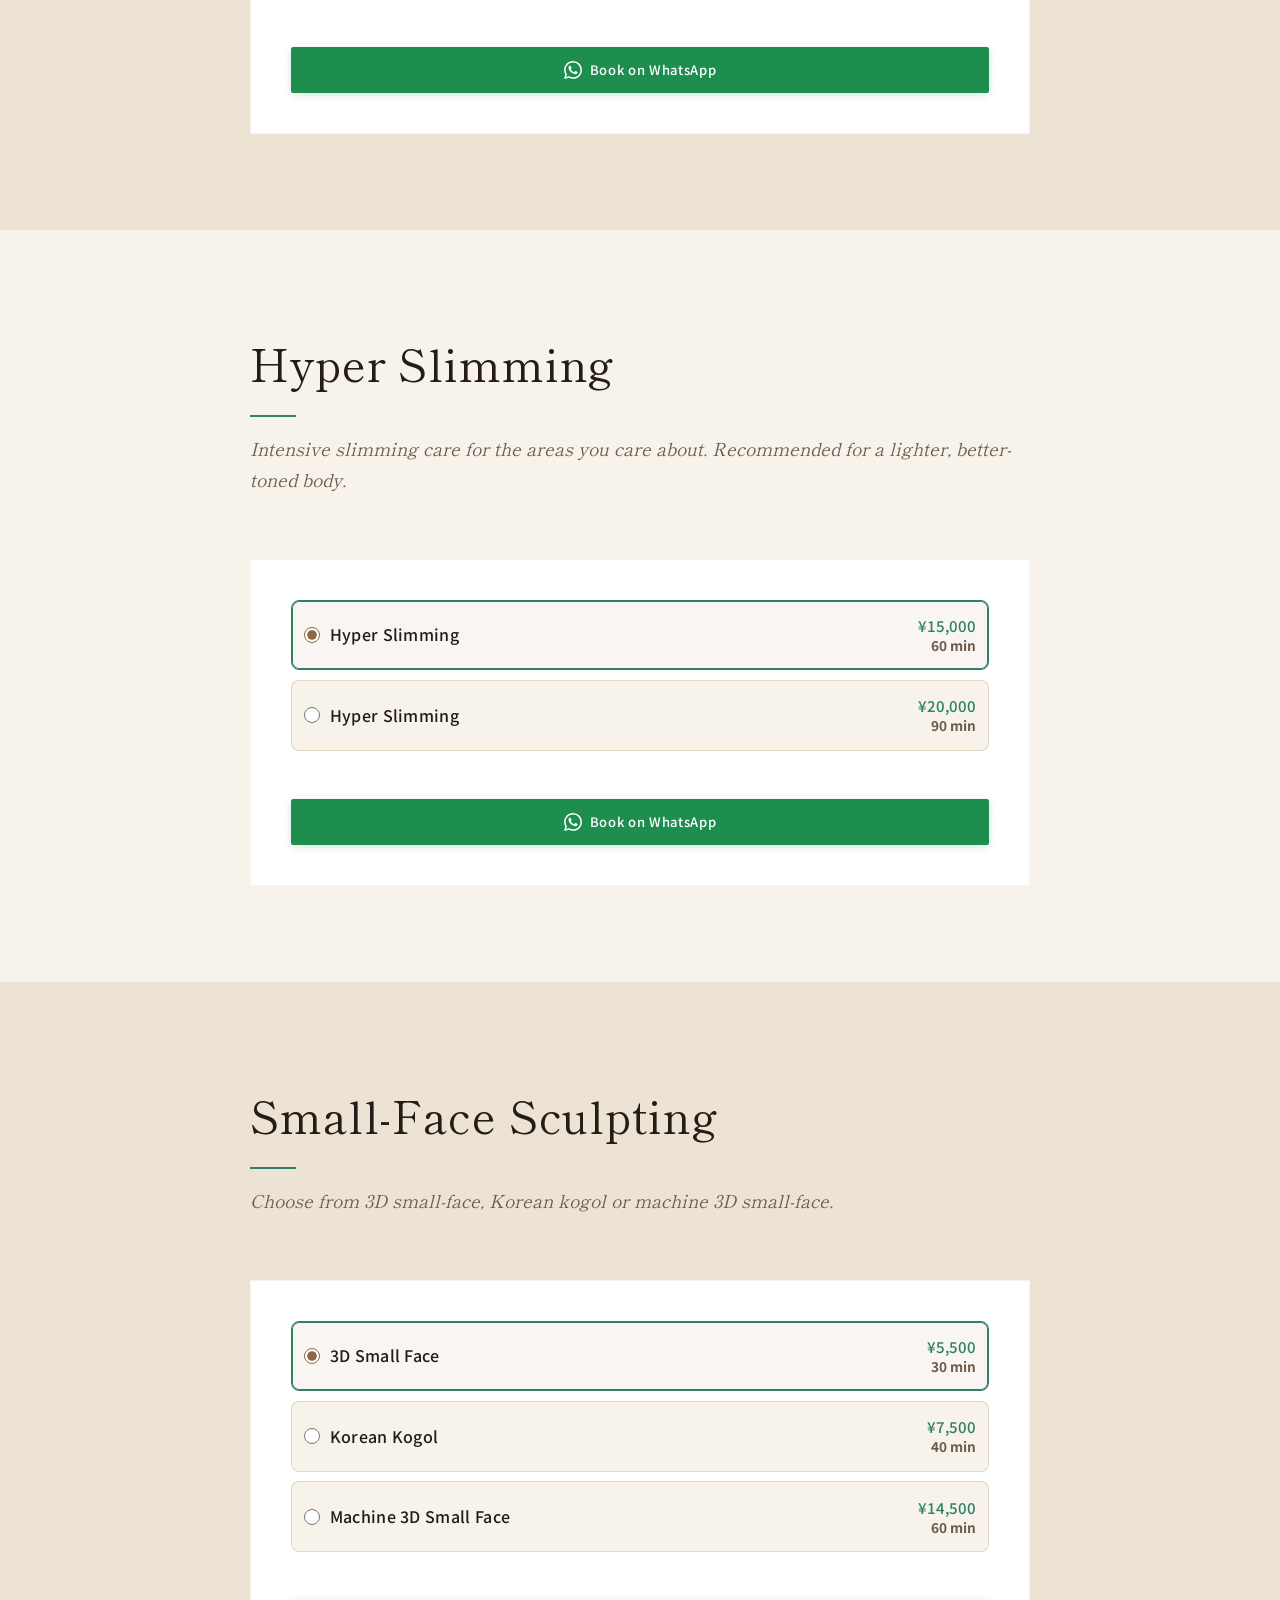
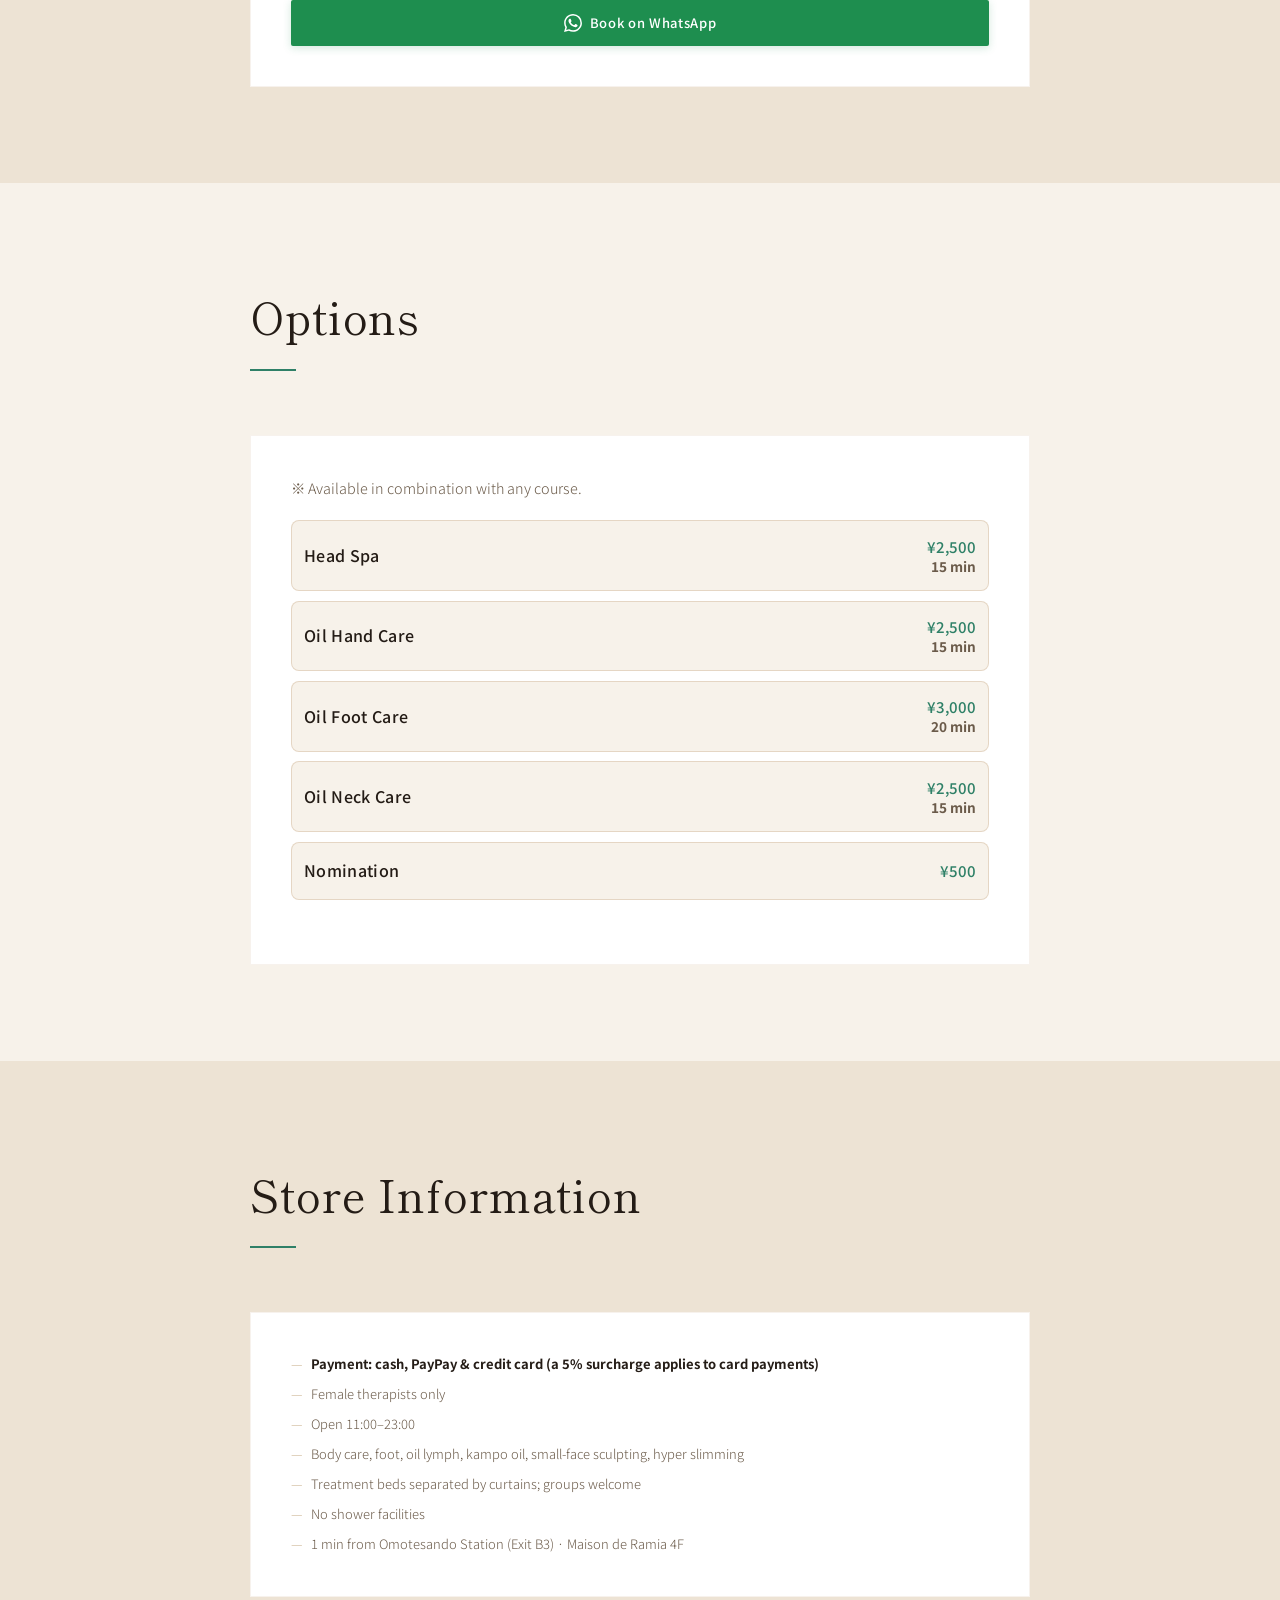
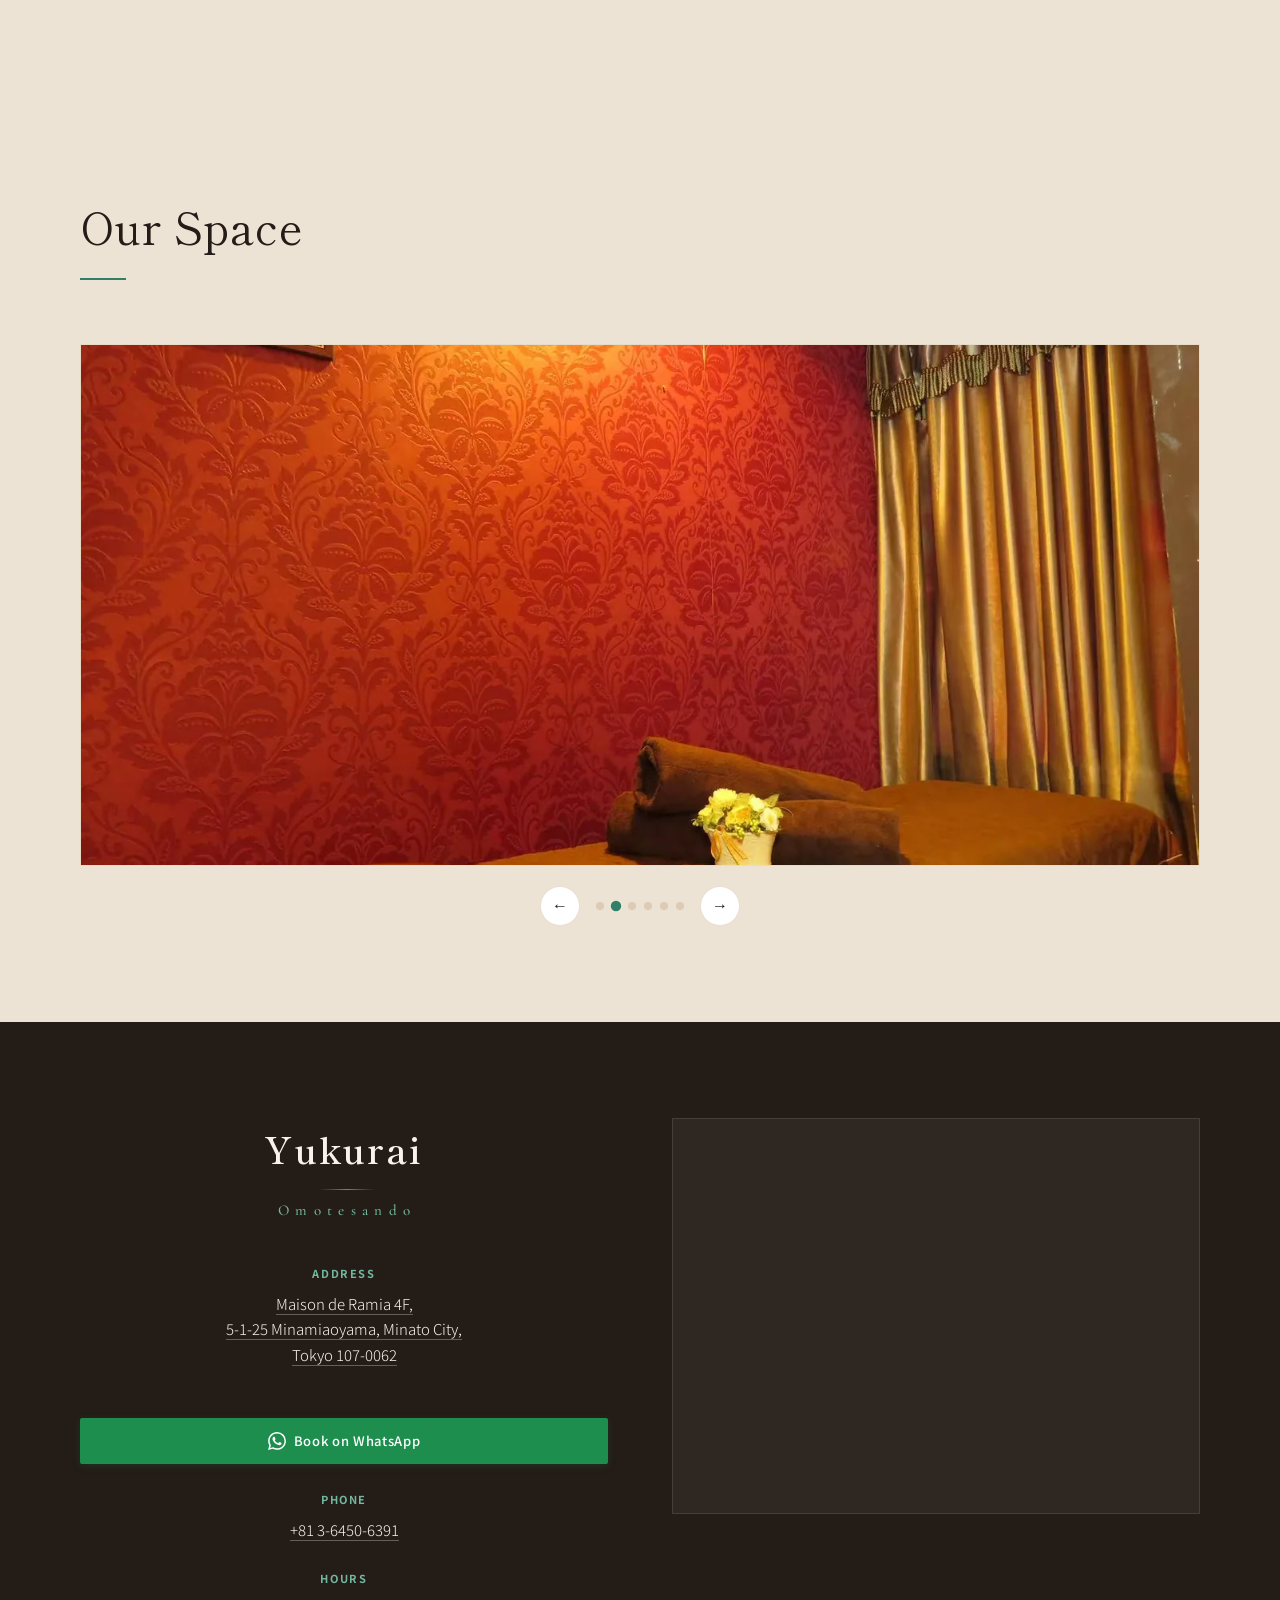
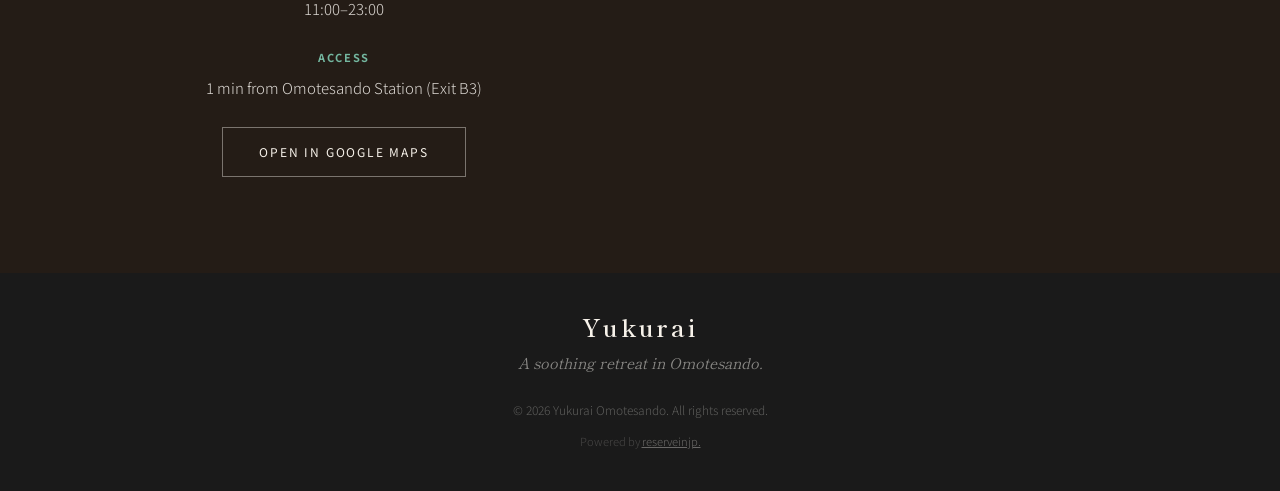
<file: yukurai/en/index.html>
<!DOCTYPE html>
<html lang="en">
<head>
  <meta charset="UTF-8">
  <meta name="viewport" content="width=device-width, initial-scale=1.0">
  <meta name="description" content="Yukurai Omotesando — a relaxation salon in Omotesando, Tokyo. Body care, foot reflexology, oil lymph, herbal (kampo) oil, small-face sculpting and hyper slimming. 1 min from Omotesando Station, open 11:00–23:00.">
  <title>Yukurai Omotesando | Body · Foot · Oil Lymph · Kampo Oil · Small Face</title>
  <link rel="preconnect" href="https://fonts.googleapis.com">
  <link rel="preconnect" href="https://fonts.gstatic.com" crossorigin>
  <link href="https://fonts.googleapis.com/css2?family=Cormorant+Garamond:wght@500&family=Noto+Sans+JP:wght@400;500;600&family=Noto+Sans+SC:wght@400;500&family=Shippori+Mincho:wght@500;600&display=swap" rel="stylesheet">
  <link rel="stylesheet" href="../styles.css">
</head>
<body>
  <header class="header" id="header">
    <nav class="nav container">
      <a href="../landing.html" class="logo">Yukurai<span class="logo-romaji">Omotesando Relaxation</span></a>
      <button class="nav-toggle" aria-label="menu" aria-expanded="false">
        <span></span>
        <span></span>
      </button>
      <div class="nav-menu">
        <ul class="nav-links">
          <li><a href="#body">Body &amp; Foot</a></li>
          <li><a href="#oil">Oil</a></li>
          <li><a href="#slim">Slimming</a></li>
          <li><a href="#face">Small Face</a></li>
          <li><a href="#visit">Access</a></li>
        </ul>
        <div class="lang-switch">
          <a href="../en/index.html" class="active">EN</a>
          <a href="../jp/index.html">日本語</a>
          <a href="../cn/index.html">中文</a>
        </div>
      </div>
    </nav>
  </header>

  <main>
    <section class="hero">
      <div class="hero-carousel" id="heroCarousel">
        <div class="hero-slide active" style="background-image: url(../assets/images/hero-1.webp);"></div>
      </div>
      <div class="hero-grid-overlay"></div>
      <div class="hero-content container">
        <p class="hero-tag">Omotesando, Tokyo | Relaxation</p>
        <h1>A hidden retreat <br>to unwind in Omotesando</h1>
        <p class="hero-sub">Body care, foot reflexology, oil lymph and herbal (kampo) oil — plus small-face sculpting and hyper slimming. One minute from Omotesando Station, we ease your tired body from the core.</p>
        <div class="hero-cta">
          <a href="#body" class="btn btn-primary">View Menu</a>
          <a href="../booking.html?lang=en" class="btn btn-whatsapp">
            <svg viewBox="0 0 24 24"><path d="M17.472 14.382c-.297-.149-1.758-.867-2.03-.967-.273-.099-.471-.148-.67.15-.197.297-.767.966-.94 1.164-.173.199-.347.223-.644.075-.297-.15-1.255-.463-2.39-1.475-.884-.788-1.48-1.761-1.653-2.059-.173-.297-.018-.458.13-.606.134-.133.298-.347.446-.52.149-.174.198-.298.298-.497.099-.198.05-.371-.025-.52-.075-.149-.669-1.612-.916-2.207-.242-.579-.487-.5-.669-.51-.173-.008-.371-.01-.57-.01-.198 0-.52.074-.792.372-.272.297-1.04 1.016-1.04 2.479 0 1.462 1.065 2.875 1.213 3.074.149.198 2.096 3.2 5.077 4.487.709.306 1.262.489 1.694.625.712.227 1.36.195 1.871.118.571-.085 1.758-.719 2.006-1.413.248-.694.248-1.289.173-1.413-.074-.124-.272-.198-.57-.347m-5.421 7.403h-.004a9.87 9.87 0 01-5.031-1.378l-.361-.214-3.741.982.998-3.648-.235-.374a9.86 9.86 0 01-1.51-5.26c.001-5.45 4.436-9.884 9.888-9.884 2.64 0 5.122 1.03 6.988 2.898a9.825 9.825 0 012.893 6.994c-.003 5.45-4.437 9.884-9.885 9.884m8.413-18.297A11.815 11.815 0 0012.05 0C5.495 0 .16 5.335.157 11.892c0 2.096.547 4.142 1.588 5.945L.057 24l6.305-1.654a11.882 11.882 0 005.683 1.448h.005c6.554 0 11.89-5.335 11.893-11.893a11.821 11.821 0 00-3.48-8.413Z"/></svg>
            Book on WhatsApp
          </a>
        </div>
        <div class="hero-quick-nav">
          <a href="#body" class="hero-nav-pill">Body &amp; Foot</a>
          <a href="#oil" class="hero-nav-pill">Oil</a>
          <a href="#face" class="hero-nav-pill">Small Face</a>
          <a href="#visit" class="hero-nav-pill">Access</a>
        </div>
      </div>
      <div class="hero-scroll">
        <span>Scroll</span>
        <div class="scroll-line"></div>
      </div>
    </section>

    <section class="intro section">
      <div class="container intro-grid">
        <div class="intro-text">
          <h2>A soothing retreat <br>in Omotesando</h2>
          <p>Yukurai Omotesando is a relaxation salon built around body care and foot reflexology, with oil lymph, herbal (kampo) oil, small-face sculpting and hyper slimming all available. Our experienced therapists carefully release stiff shoulders and lower back, swollen legs and whole-body fatigue. One minute from Omotesando Station in a quiet hideaway, open until late — drop by after work or between sightseeing.</p>
        </div>
        <div class="intro-features">
          <div class="intro-promo-image">
            <img src="../assets/images/intro.webp" alt="Yukurai Omotesando" loading="lazy">
          </div>
        </div>
      </div>
    </section>

    <section class="services section" id="body">
      <div class="container">
        <header class="section-header">
          <h2>Body Care &amp; Foot</h2>
        </header>
        <div class="service-intro">
          <div class="service-photo"><img src="../assets/images/body.webp" alt="Body care and foot reflexology" loading="lazy"></div>
          <div class="service-desc">
            <p class="service-tagline">Sure hands that reach the root of tension</p>
            <p>Body care that eases stiff shoulders, neck and lower back, and foot reflexology that carefully stimulates the reflex zones of the soles. Recommended for tired legs, swelling and overall fatigue. Choose the length that suits you.</p>
          </div>
        </div>
        <article class="service-card service-card-wide">
          <div class="option-rows">
            <div class="opt-group">
              <button type="button" class="opt-group-head" aria-expanded="false">
                <span class="ogh-name">Body Care</span>
                <span class="ogh-meta"><span class="ogh-range">¥4,000–¥10,000</span><span class="ogh-hint">choose time</span><i class="ogh-chev" aria-hidden="true"></i></span>
              </button>
              <div class="opt-group-body">
                <label class="opt-row">
                  <input type="radio" name="body-sel" value="Body 30min">
                  <span class="opt-duration"><span class="opt-name">Body Care</span></span>
                  <span class="opt-price">¥4,000<small>30 min</small></span>
                </label>
                <label class="opt-row">
                  <input type="radio" name="body-sel" value="Body 60min" checked>
                  <span class="opt-duration"><span class="opt-name">Body Care</span></span>
                  <span class="opt-price">¥7,000<small>60 min</small></span>
                </label>
                <label class="opt-row">
                  <input type="radio" name="body-sel" value="Body 90min">
                  <span class="opt-duration"><span class="opt-name">Body Care</span></span>
                  <span class="opt-price">¥10,000<small>90 min</small></span>
                </label>
              </div>
            </div>
            <div class="opt-group">
              <button type="button" class="opt-group-head" aria-expanded="false">
                <span class="ogh-name">Foot</span>
                <span class="ogh-meta"><span class="ogh-range">¥4,000–¥7,500</span><span class="ogh-hint">choose time</span><i class="ogh-chev" aria-hidden="true"></i></span>
              </button>
              <div class="opt-group-body">
                <label class="opt-row">
                  <input type="radio" name="body-sel" value="Foot 30min">
                  <span class="opt-duration"><span class="opt-name">Foot</span></span>
                  <span class="opt-price">¥4,000<small>30 min</small></span>
                </label>
                <label class="opt-row">
                  <input type="radio" name="body-sel" value="Foot 40min">
                  <span class="opt-duration"><span class="opt-name">Foot</span></span>
                  <span class="opt-price">¥5,000<small>40 min</small></span>
                </label>
                <label class="opt-row">
                  <input type="radio" name="body-sel" value="Foot 60min">
                  <span class="opt-duration"><span class="opt-name">Foot</span></span>
                  <span class="opt-price">¥7,500<small>60 min</small></span>
                </label>
              </div>
            </div>
          </div>
          <a href="../booking.html?lang=en" class="btn-booking"><svg viewBox="0 0 24 24" width="18" height="18"><path d="M17.472 14.382c-.297-.149-1.758-.867-2.03-.967-.273-.099-.471-.148-.67.15-.197.297-.767.966-.94 1.164-.173.199-.347.223-.644.075-.297-.15-1.255-.463-2.39-1.475-.884-.788-1.48-1.761-1.653-2.059-.173-.297-.018-.458.13-.606.134-.133.298-.347.446-.52.149-.174.198-.298.298-.497.099-.198.05-.371-.025-.52-.075-.149-.669-1.612-.916-2.207-.242-.579-.487-.5-.669-.51-.173-.008-.371-.01-.57-.01-.198 0-.52.074-.792.372-.272.297-1.04 1.016-1.04 2.479 0 1.462 1.065 2.875 1.213 3.074.149.198 2.096 3.2 5.077 4.487.709.306 1.262.489 1.694.625.712.227 1.36.195 1.871.118.571-.085 1.758-.719 2.006-1.413.248-.694.248-1.289.173-1.413-.074-.124-.272-.198-.57-.347m-5.421 7.403h-.004a9.87 9.87 0 01-5.031-1.378l-.361-.214-3.741.982.998-3.648-.235-.374a9.86 9.86 0 01-1.51-5.26c.001-5.45 4.436-9.884 9.888-9.884 2.64 0 5.122 1.03 6.988 2.898a9.825 9.825 0 012.893 6.994c-.003 5.45-4.437 9.884-9.885 9.884m8.413-18.297A11.815 11.815 0 0012.05 0C5.495 0 .16 5.335.157 11.892c0 2.096.547 4.142 1.588 5.945L.057 24l6.305-1.654a11.882 11.882 0 005.683 1.448h.005c6.554 0 11.89-5.335 11.893-11.893a11.821 11.821 0 00-3.48-8.413Z" fill="currentColor"/></svg> Book on WhatsApp</a>
        </article>
      </div>
    </section>

    <section class="services section section-alt" id="oil">
      <div class="container">
        <header class="section-header">
          <h2>Oil Lymph &amp; Kampo Oil</h2>
        </header>
        <div class="service-intro">
          <div class="service-photo"><img src="../assets/images/oil.webp" alt="Oil lymph and kampo oil" loading="lazy"></div>
          <div class="service-desc">
            <p class="service-tagline">Aroma and herbs to restore your flow</p>
            <p>Oil lymph glides smoothly over the whole body with aroma oil, following the lymphatic pathways. The herbal (kampo) oil takes its time to warm the body and lead you into deep relaxation. Recommended for swelling, poor circulation and lingering fatigue.</p>
          </div>
        </div>
        <article class="service-card service-card-wide">
          <div class="option-rows">
            <div class="opt-group">
              <button type="button" class="opt-group-head" aria-expanded="false">
                <span class="ogh-name">Oil Lymph</span>
                <span class="ogh-meta"><span class="ogh-range">¥4,500–¥12,500</span><span class="ogh-hint">choose time</span><i class="ogh-chev" aria-hidden="true"></i></span>
              </button>
              <div class="opt-group-body">
                <label class="opt-row">
                  <input type="radio" name="oil-sel" value="Oil Lymph 30min">
                  <span class="opt-duration"><span class="opt-name">Oil Lymph</span></span>
                  <span class="opt-price">¥4,500<small>30 min</small></span>
                </label>
                <label class="opt-row">
                  <input type="radio" name="oil-sel" value="Oil Lymph 60min" checked>
                  <span class="opt-duration"><span class="opt-name">Oil Lymph</span></span>
                  <span class="opt-price">¥8,500<small>60 min</small></span>
                </label>
                <label class="opt-row">
                  <input type="radio" name="oil-sel" value="Oil Lymph 90min">
                  <span class="opt-duration"><span class="opt-name">Oil Lymph</span></span>
                  <span class="opt-price">¥12,500<small>90 min</small></span>
                </label>
              </div>
            </div>
            <div class="opt-group">
              <button type="button" class="opt-group-head" aria-expanded="false">
                <span class="ogh-name">Kampo Oil <span class="opt-badge ogh-badge">No.1</span></span>
                <span class="ogh-meta"><span class="ogh-range">¥10,000–¥17,000</span><span class="ogh-hint">choose time</span><i class="ogh-chev" aria-hidden="true"></i></span>
              </button>
              <div class="opt-group-body">
                <label class="opt-row">
                  <input type="radio" name="oil-sel" value="Kampo Oil 60min">
                  <span class="opt-duration"><span class="opt-name">Kampo Oil</span></span>
                  <span class="opt-price">¥10,000<small>60 min</small></span>
                </label>
                <label class="opt-row">
                  <input type="radio" name="oil-sel" value="Kampo Oil 90min">
                  <span class="opt-duration"><span class="opt-name">Kampo Oil</span></span>
                  <span class="opt-price">¥14,000<small>90 min</small></span>
                </label>
                <label class="opt-row">
                  <input type="radio" name="oil-sel" value="Kampo Oil 120min">
                  <span class="opt-duration"><span class="opt-name">Kampo Oil</span></span>
                  <span class="opt-price">¥17,000<small>120 min</small></span>
                </label>
              </div>
            </div>
          </div>
          <a href="../booking.html?lang=en" class="btn-booking"><svg viewBox="0 0 24 24" width="18" height="18"><path d="M17.472 14.382c-.297-.149-1.758-.867-2.03-.967-.273-.099-.471-.148-.67.15-.197.297-.767.966-.94 1.164-.173.199-.347.223-.644.075-.297-.15-1.255-.463-2.39-1.475-.884-.788-1.48-1.761-1.653-2.059-.173-.297-.018-.458.13-.606.134-.133.298-.347.446-.52.149-.174.198-.298.298-.497.099-.198.05-.371-.025-.52-.075-.149-.669-1.612-.916-2.207-.242-.579-.487-.5-.669-.51-.173-.008-.371-.01-.57-.01-.198 0-.52.074-.792.372-.272.297-1.04 1.016-1.04 2.479 0 1.462 1.065 2.875 1.213 3.074.149.198 2.096 3.2 5.077 4.487.709.306 1.262.489 1.694.625.712.227 1.36.195 1.871.118.571-.085 1.758-.719 2.006-1.413.248-.694.248-1.289.173-1.413-.074-.124-.272-.198-.57-.347m-5.421 7.403h-.004a9.87 9.87 0 01-5.031-1.378l-.361-.214-3.741.982.998-3.648-.235-.374a9.86 9.86 0 01-1.51-5.26c.001-5.45 4.436-9.884 9.888-9.884 2.64 0 5.122 1.03 6.988 2.898a9.825 9.825 0 012.893 6.994c-.003 5.45-4.437 9.884-9.885 9.884m8.413-18.297A11.815 11.815 0 0012.05 0C5.495 0 .16 5.335.157 11.892c0 2.096.547 4.142 1.588 5.945L.057 24l6.305-1.654a11.882 11.882 0 005.683 1.448h.005c6.554 0 11.89-5.335 11.893-11.893a11.821 11.821 0 00-3.48-8.413Z" fill="currentColor"/></svg> Book on WhatsApp</a>
        </article>
      </div>
    </section>

    <section class="services section" id="slim">
      <div class="container">
        <header class="section-header">
          <h2>Hyper Slimming</h2>
          <p class="section-sub">Intensive slimming care for the areas you care about. Recommended for a lighter, better-toned body.</p>
        </header>
        <article class="service-card service-card-wide">
          <div class="option-rows">
            <label class="opt-row">
              <input type="radio" name="slim-sel" value="Slimming Hyper 60min" checked>
              <span class="opt-duration"><span class="opt-name">Hyper Slimming</span></span>
              <span class="opt-price">¥15,000<small>60 min</small></span>
            </label>
            <label class="opt-row">
              <input type="radio" name="slim-sel" value="Slimming Hyper 90min">
              <span class="opt-duration"><span class="opt-name">Hyper Slimming</span></span>
              <span class="opt-price">¥20,000<small>90 min</small></span>
            </label>
          </div>
          <a href="../booking.html?lang=en" class="btn-booking"><svg viewBox="0 0 24 24" width="18" height="18"><path d="M17.472 14.382c-.297-.149-1.758-.867-2.03-.967-.273-.099-.471-.148-.67.15-.197.297-.767.966-.94 1.164-.173.199-.347.223-.644.075-.297-.15-1.255-.463-2.39-1.475-.884-.788-1.48-1.761-1.653-2.059-.173-.297-.018-.458.13-.606.134-.133.298-.347.446-.52.149-.174.198-.298.298-.497.099-.198.05-.371-.025-.52-.075-.149-.669-1.612-.916-2.207-.242-.579-.487-.5-.669-.51-.173-.008-.371-.01-.57-.01-.198 0-.52.074-.792.372-.272.297-1.04 1.016-1.04 2.479 0 1.462 1.065 2.875 1.213 3.074.149.198 2.096 3.2 5.077 4.487.709.306 1.262.489 1.694.625.712.227 1.36.195 1.871.118.571-.085 1.758-.719 2.006-1.413.248-.694.248-1.289.173-1.413-.074-.124-.272-.198-.57-.347m-5.421 7.403h-.004a9.87 9.87 0 01-5.031-1.378l-.361-.214-3.741.982.998-3.648-.235-.374a9.86 9.86 0 01-1.51-5.26c.001-5.45 4.436-9.884 9.888-9.884 2.64 0 5.122 1.03 6.988 2.898a9.825 9.825 0 012.893 6.994c-.003 5.45-4.437 9.884-9.885 9.884m8.413-18.297A11.815 11.815 0 0012.05 0C5.495 0 .16 5.335.157 11.892c0 2.096.547 4.142 1.588 5.945L.057 24l6.305-1.654a11.882 11.882 0 005.683 1.448h.005c6.554 0 11.89-5.335 11.893-11.893a11.821 11.821 0 00-3.48-8.413Z" fill="currentColor"/></svg> Book on WhatsApp</a>
        </article>
      </div>
    </section>

    <section class="services section section-alt" id="face">
      <div class="container">
        <header class="section-header">
          <h2>Small-Face Sculpting</h2>
          <p class="section-sub">Choose from 3D small-face, Korean kogol or machine 3D small-face.</p>
        </header>
        <article class="service-card service-card-wide">
          <div class="option-rows">
            <label class="opt-row">
              <input type="radio" name="face-sel" value="3D Small Face 30min" checked>
              <span class="opt-duration"><span class="opt-name">3D Small Face</span></span>
              <span class="opt-price">¥5,500<small>30 min</small></span>
            </label>
            <label class="opt-row">
              <input type="radio" name="face-sel" value="Korean Kogel 40min">
              <span class="opt-duration"><span class="opt-name">Korean Kogol</span></span>
              <span class="opt-price">¥7,500<small>40 min</small></span>
            </label>
            <label class="opt-row">
              <input type="radio" name="face-sel" value="Machine 3D Small Face 60min">
              <span class="opt-duration"><span class="opt-name">Machine 3D Small Face</span></span>
              <span class="opt-price">¥14,500<small>60 min</small></span>
            </label>
          </div>
          <a href="../booking.html?lang=en" class="btn-booking"><svg viewBox="0 0 24 24" width="18" height="18"><path d="M17.472 14.382c-.297-.149-1.758-.867-2.03-.967-.273-.099-.471-.148-.67.15-.197.297-.767.966-.94 1.164-.173.199-.347.223-.644.075-.297-.15-1.255-.463-2.39-1.475-.884-.788-1.48-1.761-1.653-2.059-.173-.297-.018-.458.13-.606.134-.133.298-.347.446-.52.149-.174.198-.298.298-.497.099-.198.05-.371-.025-.52-.075-.149-.669-1.612-.916-2.207-.242-.579-.487-.5-.669-.51-.173-.008-.371-.01-.57-.01-.198 0-.52.074-.792.372-.272.297-1.04 1.016-1.04 2.479 0 1.462 1.065 2.875 1.213 3.074.149.198 2.096 3.2 5.077 4.487.709.306 1.262.489 1.694.625.712.227 1.36.195 1.871.118.571-.085 1.758-.719 2.006-1.413.248-.694.248-1.289.173-1.413-.074-.124-.272-.198-.57-.347m-5.421 7.403h-.004a9.87 9.87 0 01-5.031-1.378l-.361-.214-3.741.982.998-3.648-.235-.374a9.86 9.86 0 01-1.51-5.26c.001-5.45 4.436-9.884 9.888-9.884 2.64 0 5.122 1.03 6.988 2.898a9.825 9.825 0 012.893 6.994c-.003 5.45-4.437 9.884-9.885 9.884m8.413-18.297A11.815 11.815 0 0012.05 0C5.495 0 .16 5.335.157 11.892c0 2.096.547 4.142 1.588 5.945L.057 24l6.305-1.654a11.882 11.882 0 005.683 1.448h.005c6.554 0 11.89-5.335 11.893-11.893a11.821 11.821 0 00-3.48-8.413Z" fill="currentColor"/></svg> Book on WhatsApp</a>
        </article>
      </div>
    </section>

    <section class="services section" id="option">
      <div class="container">
        <header class="section-header">
          <h2>Options</h2>
        </header>
        <article class="service-card service-card-wide">
          <p class="option-note">※ Available in combination with any course.</p>
          <div class="option-rows">
            <div class="opt-row opt-static"><span class="opt-duration"><span class="opt-name">Head Spa</span></span><span class="opt-price">¥2,500<small>15 min</small></span></div>
            <div class="opt-row opt-static"><span class="opt-duration"><span class="opt-name">Oil Hand Care</span></span><span class="opt-price">¥2,500<small>15 min</small></span></div>
            <div class="opt-row opt-static"><span class="opt-duration"><span class="opt-name">Oil Foot Care</span></span><span class="opt-price">¥3,000<small>20 min</small></span></div>
            <div class="opt-row opt-static"><span class="opt-duration"><span class="opt-name">Oil Neck Care</span></span><span class="opt-price">¥2,500<small>15 min</small></span></div>
            <div class="opt-row opt-static"><span class="opt-duration"><span class="opt-name">Nomination</span></span><span class="opt-price">¥500</span></div>
          </div>
        </article>
      </div>
    </section>

    <section class="services section section-alt" id="info">
      <div class="container">
        <header class="section-header">
          <h2>Store Information</h2>
        </header>
        <article class="service-card service-card-wide">
          <ul class="includes">
            <li><strong>Payment: cash, PayPay &amp; credit card (a 5% surcharge applies to card payments)</strong></li>
            <li>Female therapists only</li>
            <li>Open 11:00–23:00</li>
            <li>Body care, foot, oil lymph, kampo oil, small-face sculpting, hyper slimming</li>
            <li>Treatment beds separated by curtains; groups welcome</li>
            <li>No shower facilities</li>
            <li>1 min from Omotesando Station (Exit B3) · Maison de Ramia 4F</li>
          </ul>
        </article>
      </div>
    </section>

    <section class="env-carousel-section" aria-label="Interior &amp; treatment">
      <div class="container">
        <header class="section-header">
          <h2>Our Space</h2>
        </header>
        <div class="env-carousel" id="envCarousel">
          <div class="env-carousel-track" id="envTrack">
            <div class="env-carousel-slide"><img src="../assets/images/hero-1.webp" alt="Yukurai treatment room" loading="lazy"></div>
            <div class="env-carousel-slide"><img src="../assets/images/hero-2.webp" alt="Yukurai private room" loading="lazy"></div>
            <div class="env-carousel-slide"><img src="../assets/images/hero-4.webp" alt="Yukurai entrance" loading="lazy"></div>
            <div class="env-carousel-slide"><img src="../assets/images/intro.webp" alt="Yukurai lounge" loading="lazy"></div>
            <div class="env-carousel-slide"><img src="../assets/images/body.webp" alt="Yukurai treatment bed" loading="lazy"></div>
            <div class="env-carousel-slide"><img src="../assets/images/corridor.webp" alt="Yukurai corridor" loading="lazy"></div>
          </div>
        </div>
        <div class="env-carousel-nav">
          <button class="env-carousel-btn" id="envPrev" aria-label="prev">&larr;</button>
          <div class="env-dots" id="envDots"></div>
          <button class="env-carousel-btn" id="envNext" aria-label="next">&rarr;</button>
        </div>
      </div>
    </section>

    <section class="visit section" id="visit">
      <div class="container visit-grid">
        <div class="visit-info">
          <h2>Yukurai<span class="visit-romaji">Omotesando</span></h2>
          <div class="visit-details">
            <div class="visit-item">
              <h4>Address</h4>
              <p><a href="https://maps.app.goo.gl/kihgytaM9Tw3jLHRA" target="_blank" rel="noopener noreferrer">Maison de Ramia 4F,<br>5-1-25 Minamiaoyama, Minato City,<br>Tokyo 107-0062</a></p>
            </div>
            <a href="../booking.html?lang=en" class="btn-booking">
              <svg viewBox="0 0 24 24" width="18" height="18"><path d="M17.472 14.382c-.297-.149-1.758-.867-2.03-.967-.273-.099-.471-.148-.67.15-.197.297-.767.966-.94 1.164-.173.199-.347.223-.644.075-.297-.15-1.255-.463-2.39-1.475-.884-.788-1.48-1.761-1.653-2.059-.173-.297-.018-.458.13-.606.134-.133.298-.347.446-.52.149-.174.198-.298.298-.497.099-.198.05-.371-.025-.52-.075-.149-.669-1.612-.916-2.207-.242-.579-.487-.5-.669-.51-.173-.008-.371-.01-.57-.01-.198 0-.52.074-.792.372-.272.297-1.04 1.016-1.04 2.479 0 1.462 1.065 2.875 1.213 3.074.149.198 2.096 3.2 5.077 4.487.709.306 1.262.489 1.694.625.712.227 1.36.195 1.871.118.571-.085 1.758-.719 2.006-1.413.248-.694.248-1.289.173-1.413-.074-.124-.272-.198-.57-.347m-5.421 7.403h-.004a9.87 9.87 0 01-5.031-1.378l-.361-.214-3.741.982.998-3.648-.235-.374a9.86 9.86 0 01-1.51-5.26c.001-5.45 4.436-9.884 9.888-9.884 2.64 0 5.122 1.03 6.988 2.898a9.825 9.825 0 012.893 6.994c-.003 5.45-4.437 9.884-9.885 9.884m8.413-18.297A11.815 11.815 0 0012.05 0C5.495 0 .16 5.335.157 11.892c0 2.096.547 4.142 1.588 5.945L.057 24l6.305-1.654a11.882 11.882 0 005.683 1.448h.005c6.554 0 11.89-5.335 11.893-11.893a11.821 11.821 0 00-3.48-8.413Z" fill="currentColor"/></svg>
              Book on WhatsApp
            </a>
            <div class="visit-item">
              <h4>Phone</h4>
              <p><a href="tel:+81364506391">+81 3-6450-6391</a></p>
            </div>
            <div class="visit-item">
              <h4>Hours</h4>
              <p>11:00–23:00</p>
            </div>
            <div class="visit-item">
              <h4>Access</h4>
              <p>1 min from Omotesando Station (Exit B3)</p>
            </div>
          </div>
          <a href="https://maps.app.goo.gl/kihgytaM9Tw3jLHRA" target="_blank" rel="noopener noreferrer" class="btn btn-outline">Open in Google Maps</a>
        </div>
        <div class="visit-map" style="position:relative;">
          <iframe
            title="Yukurai Omotesando map"
            src="https://maps.google.com/maps?q=%E7%99%92%E6%9D%A5%20%E8%A1%A8%E5%8F%82%E9%81%93&ftid=0x60188d39c8a6693d:0xdda52478c935e613&z=17&output=embed"
            width="100%"
            height="100%"
            style="border:0;pointer-events:none;"
            loading="lazy"
            referrerpolicy="no-referrer-when-downgrade"></iframe>
          <a href="https://maps.app.goo.gl/kihgytaM9Tw3jLHRA" target="_blank" rel="noopener noreferrer" class="visit-map-link" aria-label="Open Yukurai Omotesando in Google Maps" style="position:absolute;inset:0;z-index:2;"></a>
        </div>
      </div>
    </section>
  </main>

  <footer class="footer">
    <div class="container footer-inner">
      <span class="logo">Yukurai</span>
      <p class="footer-tagline">A soothing retreat in Omotesando.</p>
      <p class="footer-copy">&copy; 2026 Yukurai Omotesando. All rights reserved.</p>
      <p class="footer-powered">Powered by <a href="https://reserveinjp.com/" target="_blank" rel="noopener">reserveinjp.</a></p>
    </div>
  </footer>

<button class="back-to-top" id="backToTop" aria-label="Back to top" title="Back to top">&uarr;</button>
  <script src="../script.js"></script>
</body>
</html>
</file>
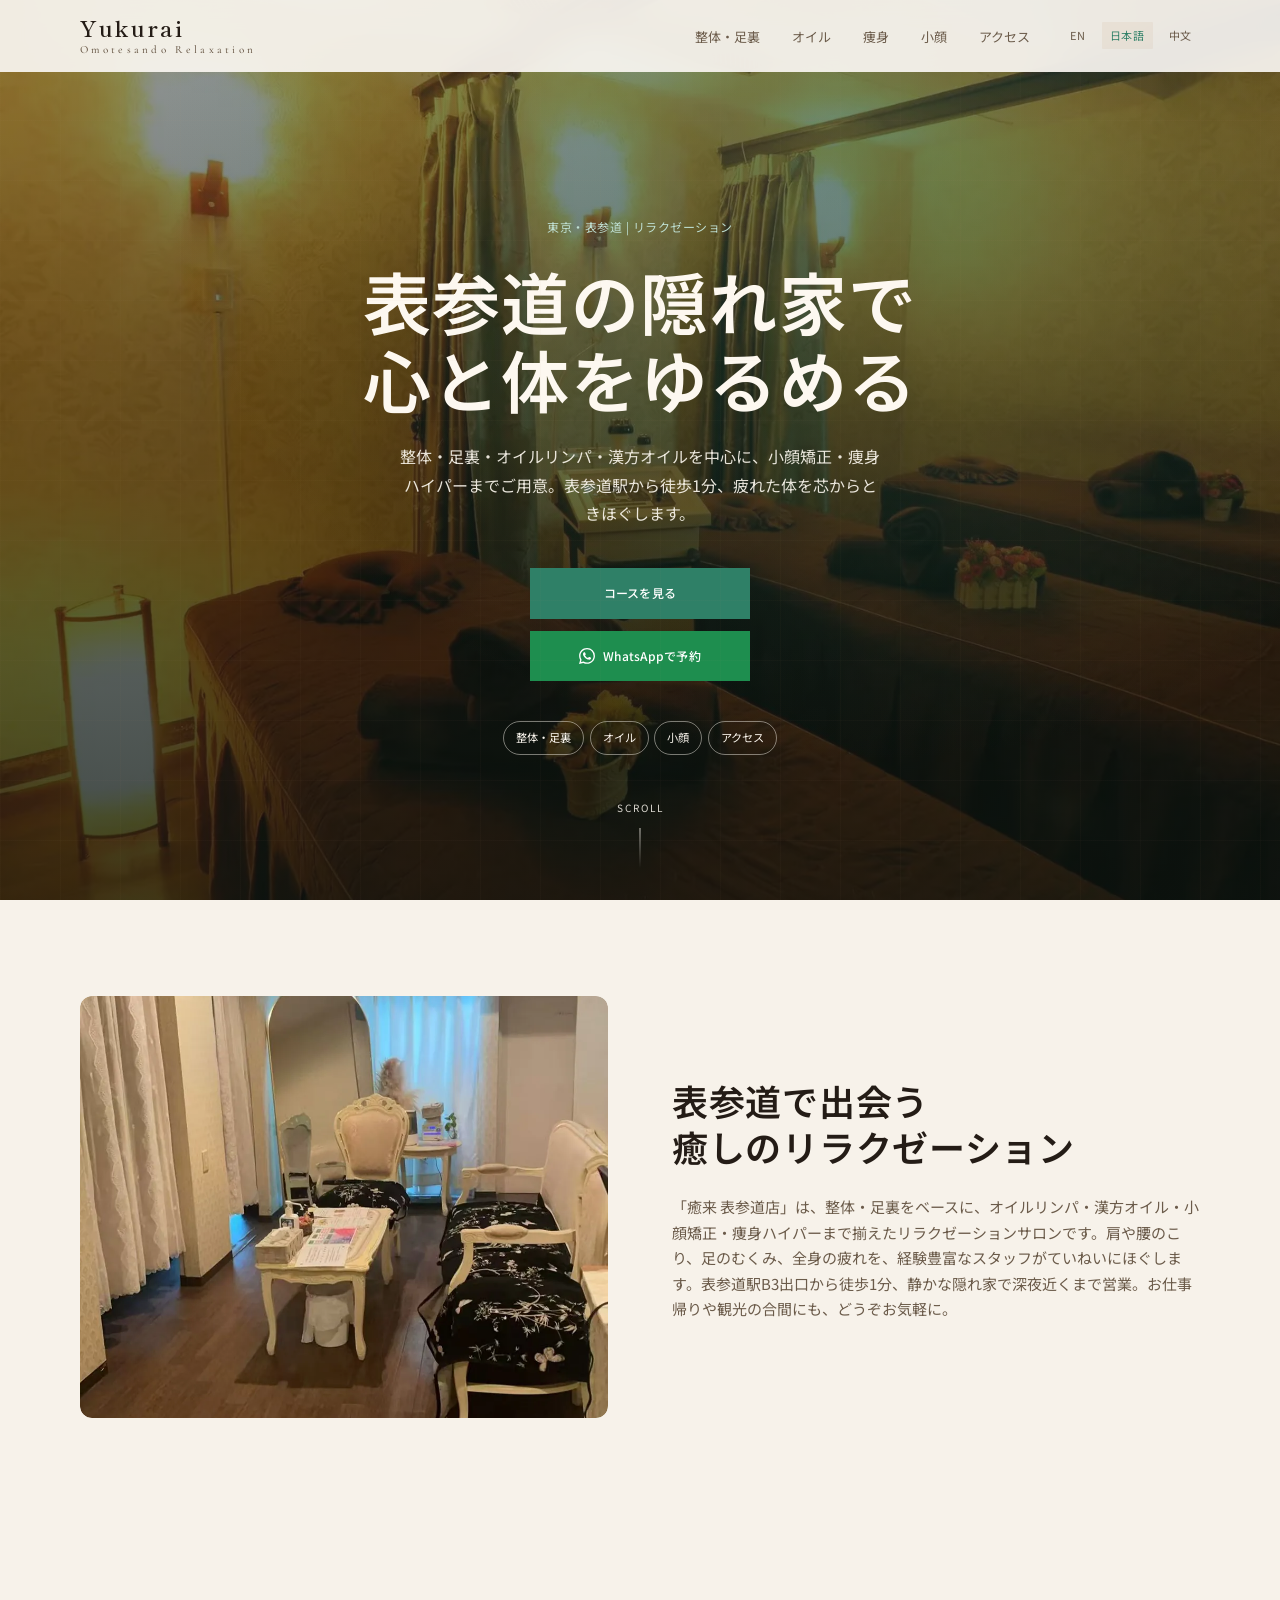
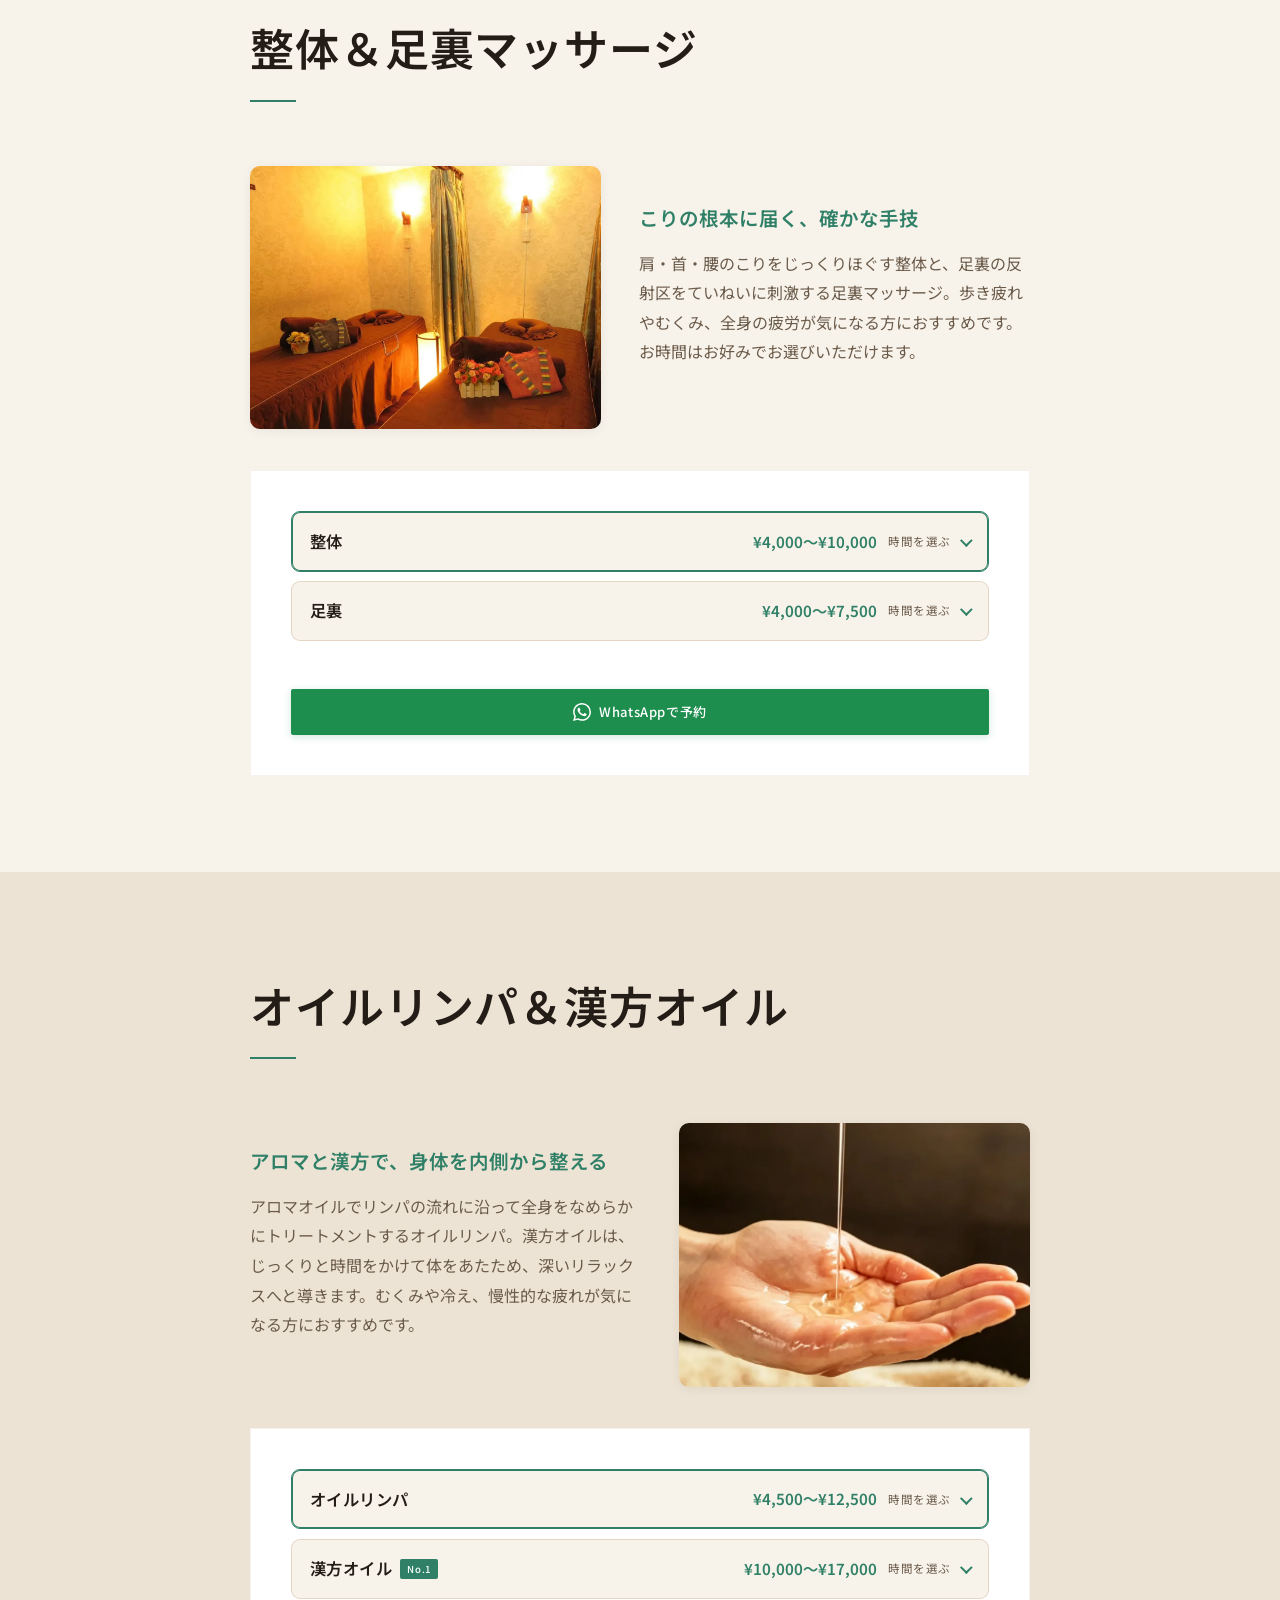
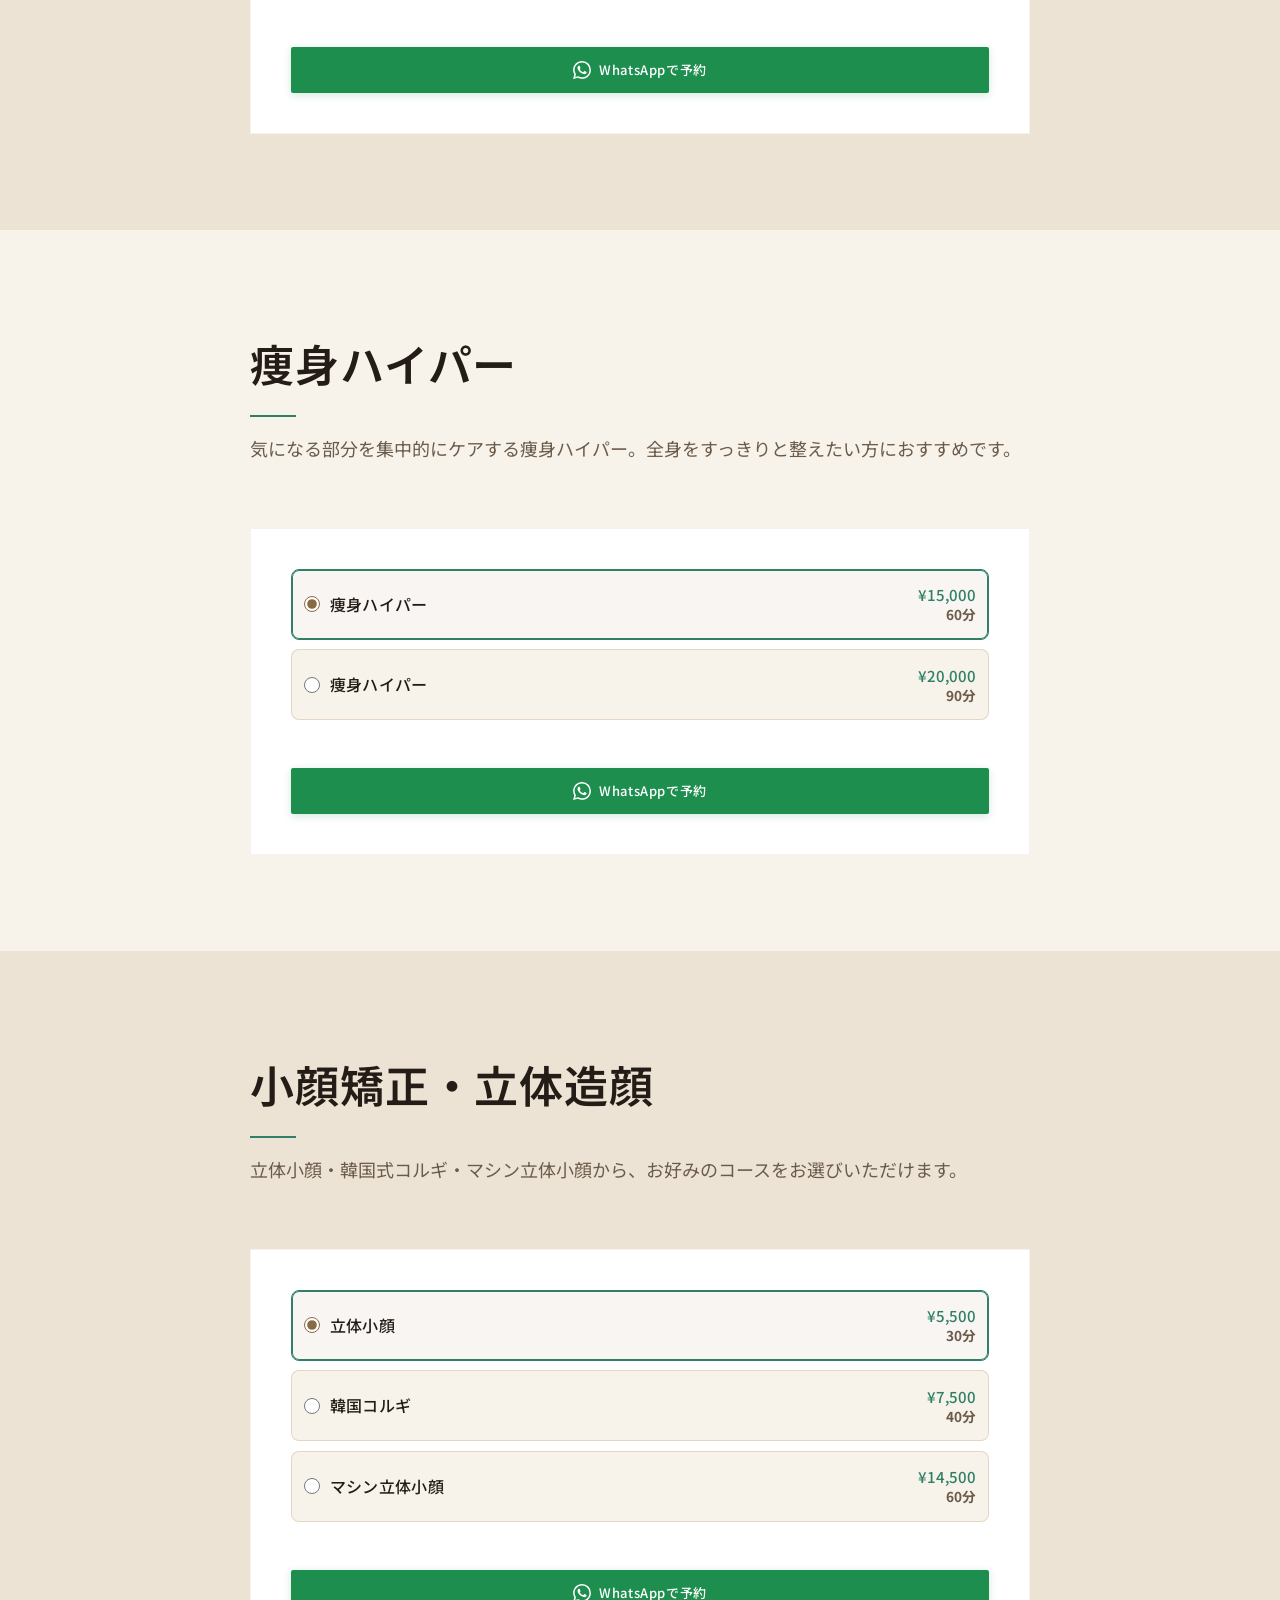
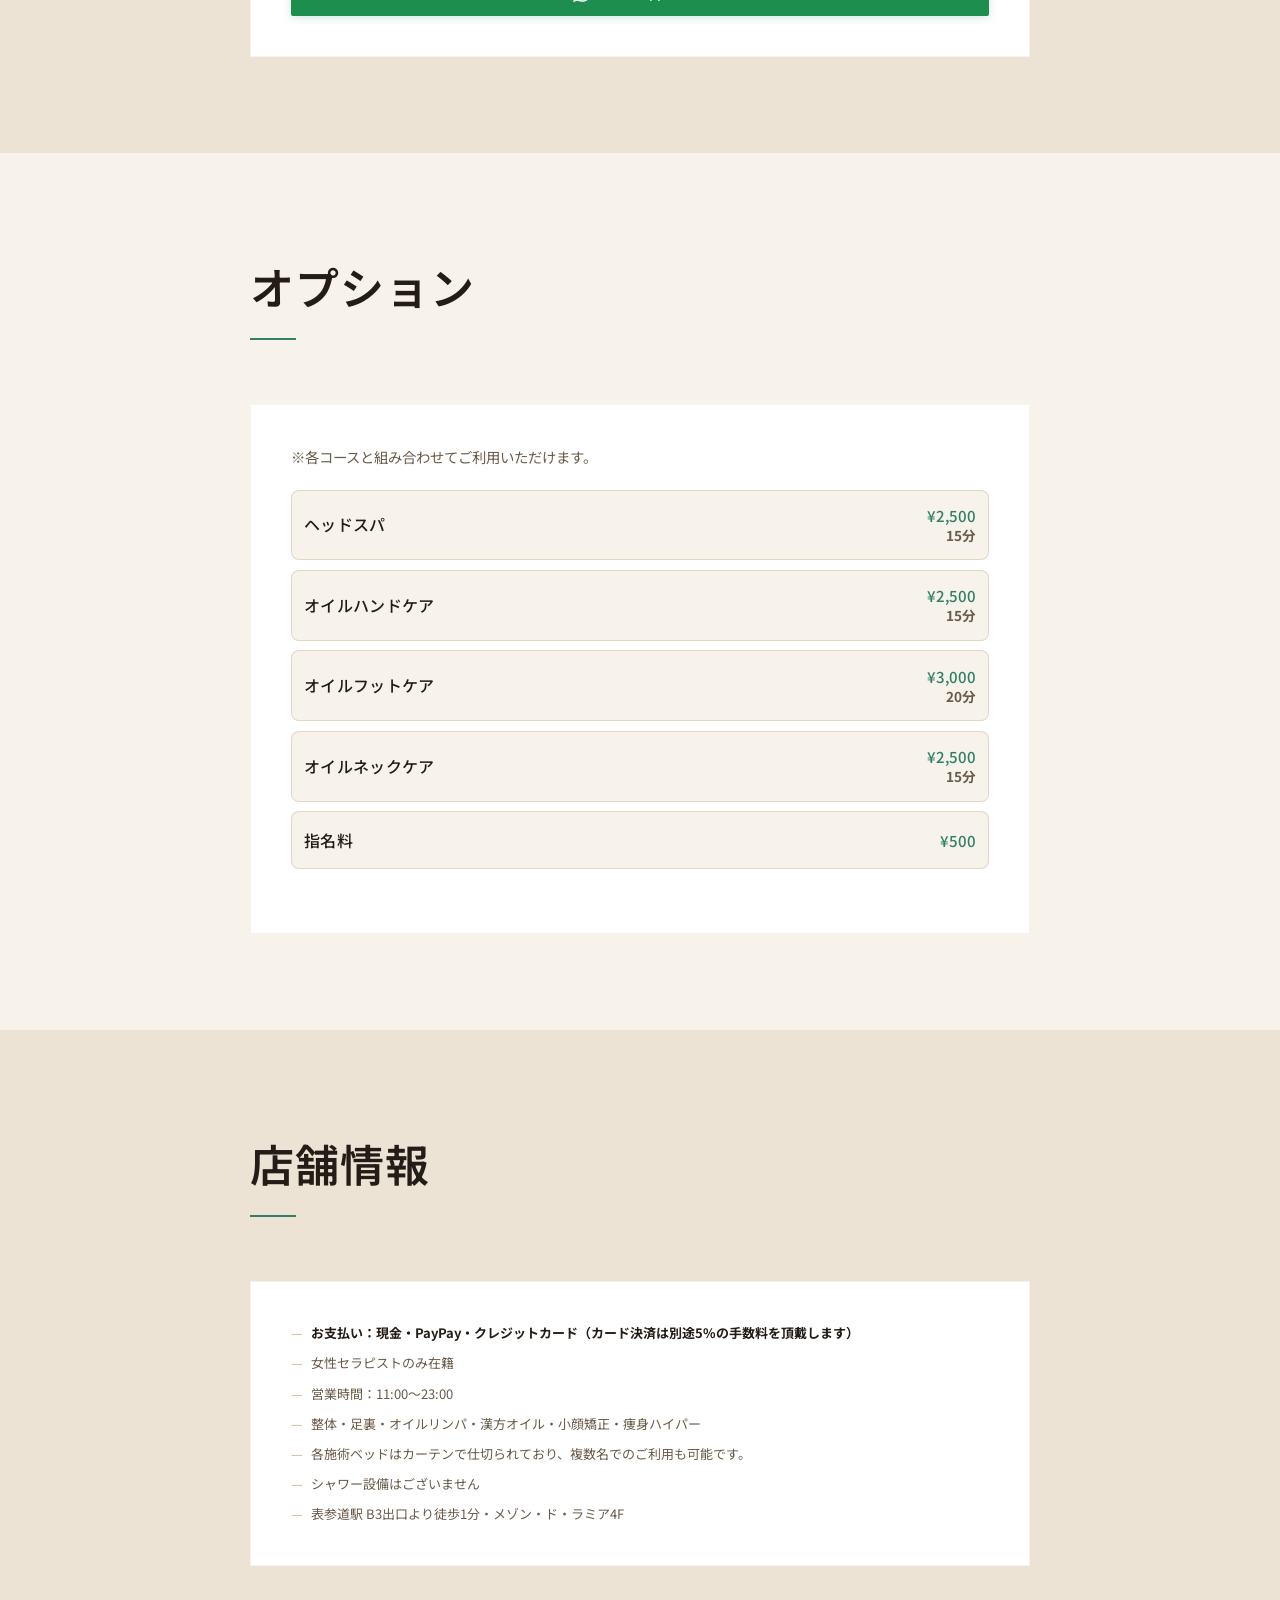
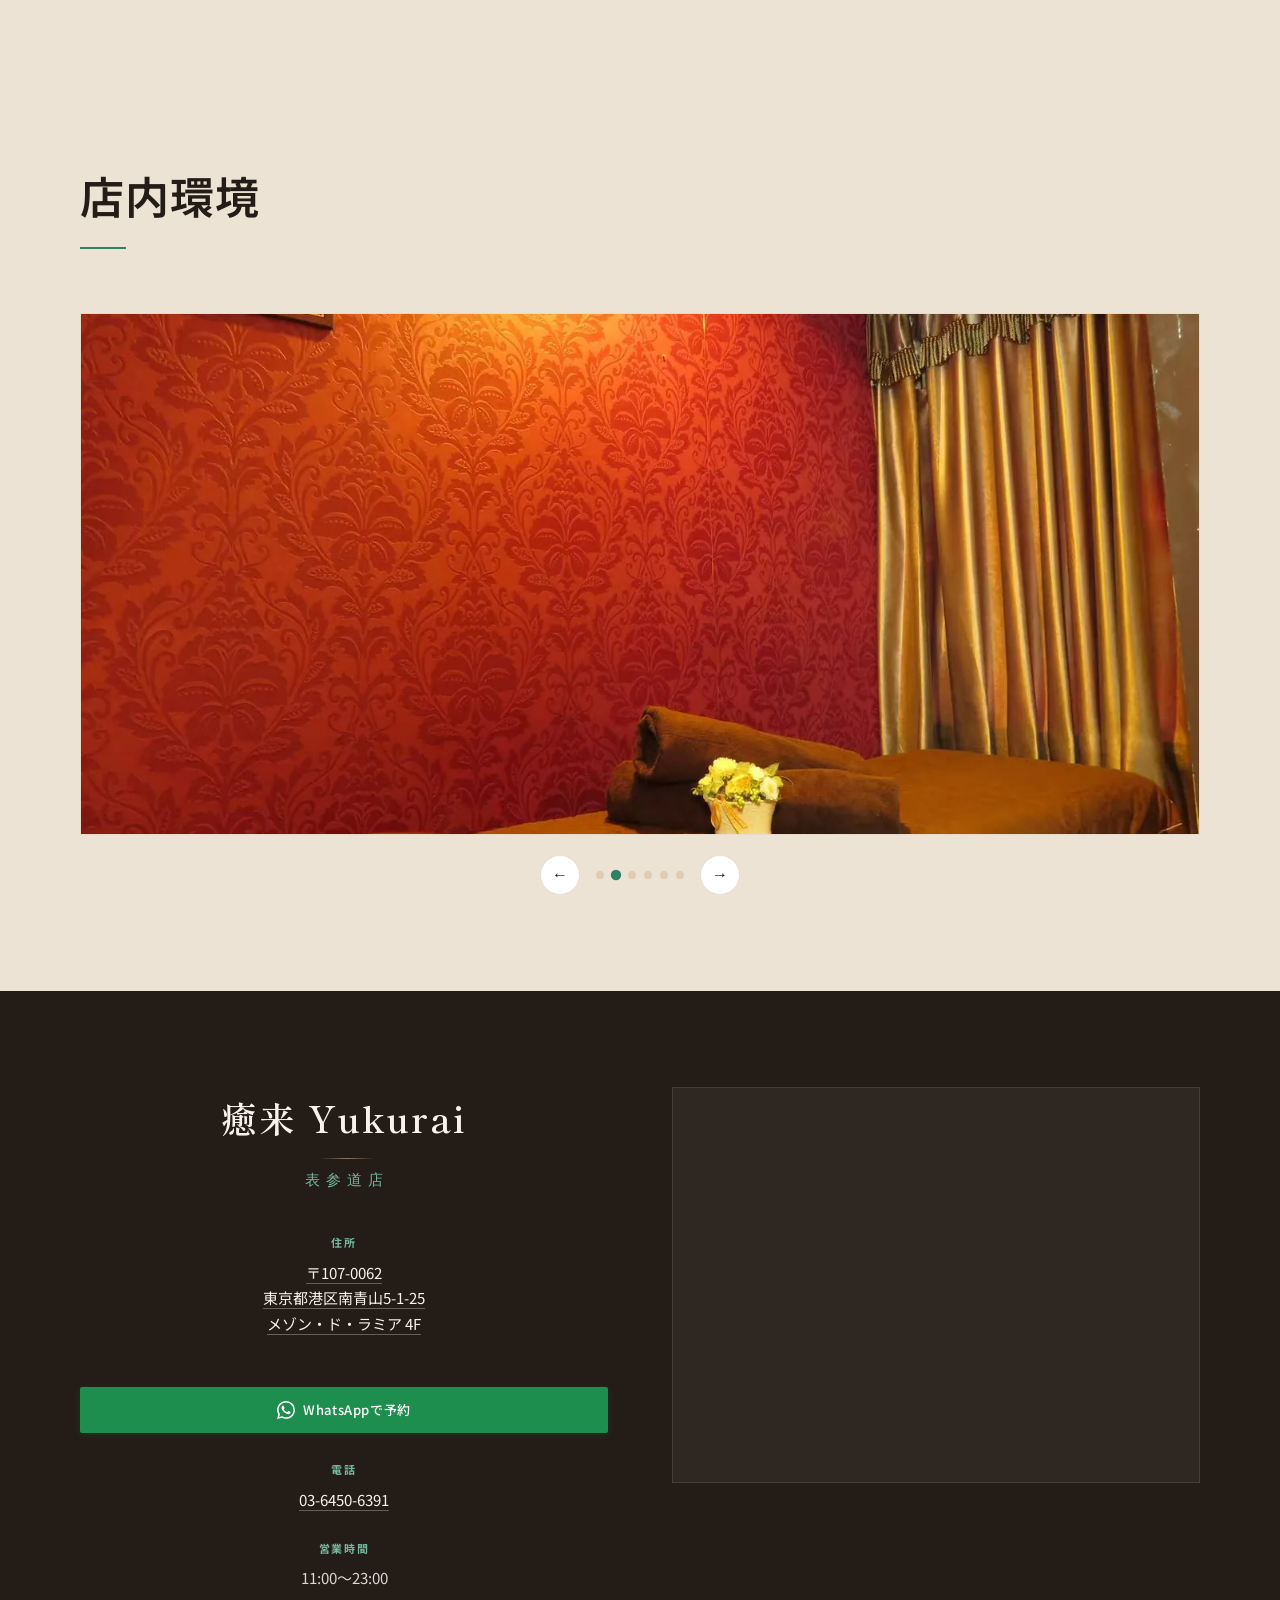
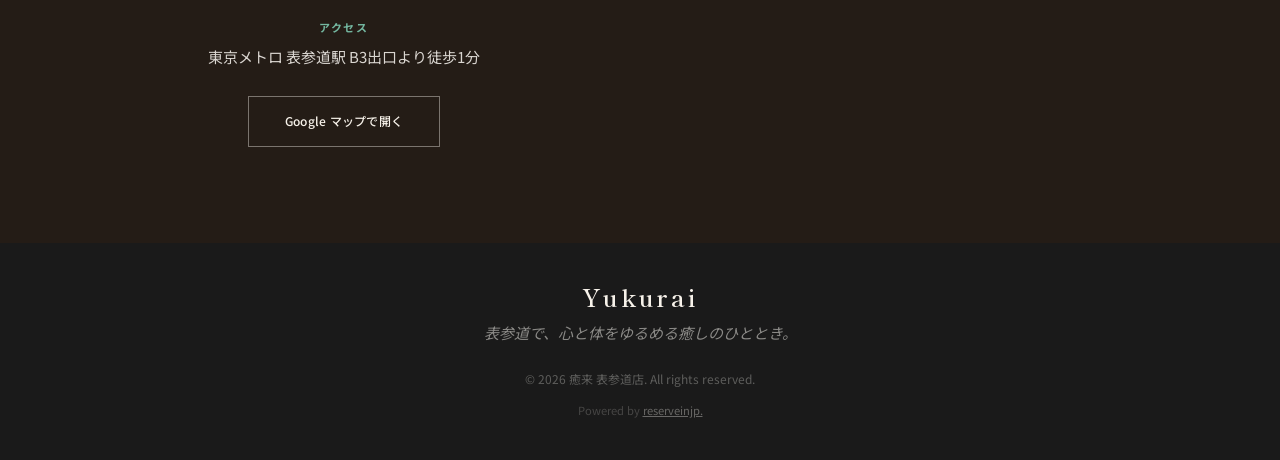
<file: yukurai/jp/index.html>
<!DOCTYPE html>
<html lang="ja">
<head>
  <meta charset="UTF-8">
  <meta name="viewport" content="width=device-width, initial-scale=1.0">
  <meta name="description" content="東京・表参道のリラクゼーション「癒来 表参道店」。整体・足裏・オイルリンパ・漢方オイル・小顔矯正・痩身ハイパーをご用意。表参道駅より徒歩1分、11:00〜23:00営業。">
  <title>癒来 表参道店 | 整体・足裏・オイルリンパ・漢方オイル・小顔矯正</title>
  <link rel="preconnect" href="https://fonts.googleapis.com">
  <link rel="preconnect" href="https://fonts.gstatic.com" crossorigin>
  <link href="https://fonts.googleapis.com/css2?family=Cormorant+Garamond:wght@500&family=Noto+Sans+JP:wght@400;500;600&family=Noto+Sans+SC:wght@400;500&family=Shippori+Mincho:wght@500;600&display=swap" rel="stylesheet">
  <link rel="stylesheet" href="../styles.css">
</head>
<body>
  <header class="header" id="header">
    <nav class="nav container">
      <a href="../landing.html" class="logo">Yukurai<span class="logo-romaji">Omotesando Relaxation</span></a>
      <button class="nav-toggle" aria-label="menu" aria-expanded="false">
        <span></span>
        <span></span>
      </button>
      <div class="nav-menu">
        <ul class="nav-links">
          <li><a href="#body">整体・足裏</a></li>
          <li><a href="#oil">オイル</a></li>
          <li><a href="#slim">痩身</a></li>
          <li><a href="#face">小顔</a></li>
          <li><a href="#visit">アクセス</a></li>
        </ul>
        <div class="lang-switch">
          <a href="../en/index.html">EN</a>
          <a href="../jp/index.html" class="active">日本語</a>
          <a href="../cn/index.html">中文</a>
        </div>
      </div>
    </nav>
  </header>

  <main>
    <section class="hero">
      <div class="hero-carousel" id="heroCarousel">
        <div class="hero-slide active" style="background-image: url(../assets/images/hero-1.webp);"></div>
      </div>
      <div class="hero-grid-overlay"></div>
      <div class="hero-content container">
        <p class="hero-tag">東京・表参道 | リラクゼーション</p>
        <h1>表参道の隠れ家で<br>心と体をゆるめる</h1>
        <p class="hero-sub">整体・足裏・オイルリンパ・漢方オイルを中心に、小顔矯正・痩身ハイパーまでご用意。表参道駅から徒歩1分、疲れた体を芯からときほぐします。</p>
        <div class="hero-cta">
          <a href="#body" class="btn btn-primary">コースを見る</a>
          <a href="../booking.html?lang=jp" class="btn btn-whatsapp">
            <svg viewBox="0 0 24 24"><path d="M17.472 14.382c-.297-.149-1.758-.867-2.03-.967-.273-.099-.471-.148-.67.15-.197.297-.767.966-.94 1.164-.173.199-.347.223-.644.075-.297-.15-1.255-.463-2.39-1.475-.884-.788-1.48-1.761-1.653-2.059-.173-.297-.018-.458.13-.606.134-.133.298-.347.446-.52.149-.174.198-.298.298-.497.099-.198.05-.371-.025-.52-.075-.149-.669-1.612-.916-2.207-.242-.579-.487-.5-.669-.51-.173-.008-.371-.01-.57-.01-.198 0-.52.074-.792.372-.272.297-1.04 1.016-1.04 2.479 0 1.462 1.065 2.875 1.213 3.074.149.198 2.096 3.2 5.077 4.487.709.306 1.262.489 1.694.625.712.227 1.36.195 1.871.118.571-.085 1.758-.719 2.006-1.413.248-.694.248-1.289.173-1.413-.074-.124-.272-.198-.57-.347m-5.421 7.403h-.004a9.87 9.87 0 01-5.031-1.378l-.361-.214-3.741.982.998-3.648-.235-.374a9.86 9.86 0 01-1.51-5.26c.001-5.45 4.436-9.884 9.888-9.884 2.64 0 5.122 1.03 6.988 2.898a9.825 9.825 0 012.893 6.994c-.003 5.45-4.437 9.884-9.885 9.884m8.413-18.297A11.815 11.815 0 0012.05 0C5.495 0 .16 5.335.157 11.892c0 2.096.547 4.142 1.588 5.945L.057 24l6.305-1.654a11.882 11.882 0 005.683 1.448h.005c6.554 0 11.89-5.335 11.893-11.893a11.821 11.821 0 00-3.48-8.413Z"/></svg>
            WhatsAppで予約
          </a>
        </div>
        <div class="hero-quick-nav">
          <a href="#body" class="hero-nav-pill">整体・足裏</a>
          <a href="#oil" class="hero-nav-pill">オイル</a>
          <a href="#face" class="hero-nav-pill">小顔</a>
          <a href="#visit" class="hero-nav-pill">アクセス</a>
        </div>
      </div>
      <div class="hero-scroll">
        <span>Scroll</span>
        <div class="scroll-line"></div>
      </div>
    </section>

    <section class="intro section">
      <div class="container intro-grid">
        <div class="intro-text">
          <h2>表参道で出会う<br>癒しのリラクゼーション</h2>
          <p>「癒来 表参道店」は、整体・足裏をベースに、オイルリンパ・漢方オイル・小顔矯正・痩身ハイパーまで揃えたリラクゼーションサロンです。肩や腰のこり、足のむくみ、全身の疲れを、経験豊富なスタッフがていねいにほぐします。表参道駅B3出口から徒歩1分、静かな隠れ家で深夜近くまで営業。お仕事帰りや観光の合間にも、どうぞお気軽に。</p>
        </div>
        <div class="intro-features">
          <div class="intro-promo-image">
            <img src="../assets/images/intro.webp" alt="癒来 表参道店" loading="lazy">
          </div>
        </div>
      </div>
    </section>

    <section class="services section" id="body">
      <div class="container">
        <header class="section-header">
          <h2>整体＆足裏マッサージ</h2>
        </header>
        <div class="service-intro">
          <div class="service-photo"><img src="../assets/images/body.webp" alt="整体・足裏" loading="lazy"></div>
          <div class="service-desc">
            <p class="service-tagline">こりの根本に届く、確かな手技</p>
            <p>肩・首・腰のこりをじっくりほぐす整体と、足裏の反射区をていねいに刺激する足裏マッサージ。歩き疲れやむくみ、全身の疲労が気になる方におすすめです。お時間はお好みでお選びいただけます。</p>
          </div>
        </div>
        <article class="service-card service-card-wide">
          <div class="option-rows">
            <div class="opt-group">
              <button type="button" class="opt-group-head" aria-expanded="false">
                <span class="ogh-name">整体</span>
                <span class="ogh-meta"><span class="ogh-range">¥4,000〜¥10,000</span><span class="ogh-hint">時間を選ぶ</span><i class="ogh-chev" aria-hidden="true"></i></span>
              </button>
              <div class="opt-group-body">
                <label class="opt-row">
                  <input type="radio" name="body-sel" value="Body 30min">
                  <span class="opt-duration"><span class="opt-name">整体</span></span>
                  <span class="opt-price">¥4,000<small>30分</small></span>
                </label>
                <label class="opt-row">
                  <input type="radio" name="body-sel" value="Body 60min" checked>
                  <span class="opt-duration"><span class="opt-name">整体</span></span>
                  <span class="opt-price">¥7,000<small>60分</small></span>
                </label>
                <label class="opt-row">
                  <input type="radio" name="body-sel" value="Body 90min">
                  <span class="opt-duration"><span class="opt-name">整体</span></span>
                  <span class="opt-price">¥10,000<small>90分</small></span>
                </label>
              </div>
            </div>
            <div class="opt-group">
              <button type="button" class="opt-group-head" aria-expanded="false">
                <span class="ogh-name">足裏</span>
                <span class="ogh-meta"><span class="ogh-range">¥4,000〜¥7,500</span><span class="ogh-hint">時間を選ぶ</span><i class="ogh-chev" aria-hidden="true"></i></span>
              </button>
              <div class="opt-group-body">
                <label class="opt-row">
                  <input type="radio" name="body-sel" value="Foot 30min">
                  <span class="opt-duration"><span class="opt-name">足裏</span></span>
                  <span class="opt-price">¥4,000<small>30分</small></span>
                </label>
                <label class="opt-row">
                  <input type="radio" name="body-sel" value="Foot 40min">
                  <span class="opt-duration"><span class="opt-name">足裏</span></span>
                  <span class="opt-price">¥5,000<small>40分</small></span>
                </label>
                <label class="opt-row">
                  <input type="radio" name="body-sel" value="Foot 60min">
                  <span class="opt-duration"><span class="opt-name">足裏</span></span>
                  <span class="opt-price">¥7,500<small>60分</small></span>
                </label>
              </div>
            </div>
          </div>
          <a href="../booking.html?lang=jp" class="btn-booking"><svg viewBox="0 0 24 24" width="18" height="18"><path d="M17.472 14.382c-.297-.149-1.758-.867-2.03-.967-.273-.099-.471-.148-.67.15-.197.297-.767.966-.94 1.164-.173.199-.347.223-.644.075-.297-.15-1.255-.463-2.39-1.475-.884-.788-1.48-1.761-1.653-2.059-.173-.297-.018-.458.13-.606.134-.133.298-.347.446-.52.149-.174.198-.298.298-.497.099-.198.05-.371-.025-.52-.075-.149-.669-1.612-.916-2.207-.242-.579-.487-.5-.669-.51-.173-.008-.371-.01-.57-.01-.198 0-.52.074-.792.372-.272.297-1.04 1.016-1.04 2.479 0 1.462 1.065 2.875 1.213 3.074.149.198 2.096 3.2 5.077 4.487.709.306 1.262.489 1.694.625.712.227 1.36.195 1.871.118.571-.085 1.758-.719 2.006-1.413.248-.694.248-1.289.173-1.413-.074-.124-.272-.198-.57-.347m-5.421 7.403h-.004a9.87 9.87 0 01-5.031-1.378l-.361-.214-3.741.982.998-3.648-.235-.374a9.86 9.86 0 01-1.51-5.26c.001-5.45 4.436-9.884 9.888-9.884 2.64 0 5.122 1.03 6.988 2.898a9.825 9.825 0 012.893 6.994c-.003 5.45-4.437 9.884-9.885 9.884m8.413-18.297A11.815 11.815 0 0012.05 0C5.495 0 .16 5.335.157 11.892c0 2.096.547 4.142 1.588 5.945L.057 24l6.305-1.654a11.882 11.882 0 005.683 1.448h.005c6.554 0 11.89-5.335 11.893-11.893a11.821 11.821 0 00-3.48-8.413Z" fill="currentColor"/></svg> WhatsAppで予約</a>
        </article>
      </div>
    </section>

    <section class="services section section-alt" id="oil">
      <div class="container">
        <header class="section-header">
          <h2>オイルリンパ＆漢方オイル</h2>
        </header>
        <div class="service-intro">
          <div class="service-photo"><img src="../assets/images/oil.webp" alt="オイルリンパ・漢方オイル" loading="lazy"></div>
          <div class="service-desc">
            <p class="service-tagline">アロマと漢方で、身体を内側から整える</p>
            <p>アロマオイルでリンパの流れに沿って全身をなめらかにトリートメントするオイルリンパ。漢方オイルは、じっくりと時間をかけて体をあたため、深いリラックスへと導きます。むくみや冷え、慢性的な疲れが気になる方におすすめです。</p>
          </div>
        </div>
        <article class="service-card service-card-wide">
          <div class="option-rows">
            <div class="opt-group">
              <button type="button" class="opt-group-head" aria-expanded="false">
                <span class="ogh-name">オイルリンパ</span>
                <span class="ogh-meta"><span class="ogh-range">¥4,500〜¥12,500</span><span class="ogh-hint">時間を選ぶ</span><i class="ogh-chev" aria-hidden="true"></i></span>
              </button>
              <div class="opt-group-body">
                <label class="opt-row">
                  <input type="radio" name="oil-sel" value="Oil Lymph 30min">
                  <span class="opt-duration"><span class="opt-name">オイルリンパ</span></span>
                  <span class="opt-price">¥4,500<small>30分</small></span>
                </label>
                <label class="opt-row">
                  <input type="radio" name="oil-sel" value="Oil Lymph 60min" checked>
                  <span class="opt-duration"><span class="opt-name">オイルリンパ</span></span>
                  <span class="opt-price">¥8,500<small>60分</small></span>
                </label>
                <label class="opt-row">
                  <input type="radio" name="oil-sel" value="Oil Lymph 90min">
                  <span class="opt-duration"><span class="opt-name">オイルリンパ</span></span>
                  <span class="opt-price">¥12,500<small>90分</small></span>
                </label>
              </div>
            </div>
            <div class="opt-group">
              <button type="button" class="opt-group-head" aria-expanded="false">
                <span class="ogh-name">漢方オイル <span class="opt-badge ogh-badge">No.1</span></span>
                <span class="ogh-meta"><span class="ogh-range">¥10,000〜¥17,000</span><span class="ogh-hint">時間を選ぶ</span><i class="ogh-chev" aria-hidden="true"></i></span>
              </button>
              <div class="opt-group-body">
                <label class="opt-row">
                  <input type="radio" name="oil-sel" value="Kampo Oil 60min">
                  <span class="opt-duration"><span class="opt-name">漢方オイル</span></span>
                  <span class="opt-price">¥10,000<small>60分</small></span>
                </label>
                <label class="opt-row">
                  <input type="radio" name="oil-sel" value="Kampo Oil 90min">
                  <span class="opt-duration"><span class="opt-name">漢方オイル</span></span>
                  <span class="opt-price">¥14,000<small>90分</small></span>
                </label>
                <label class="opt-row">
                  <input type="radio" name="oil-sel" value="Kampo Oil 120min">
                  <span class="opt-duration"><span class="opt-name">漢方オイル</span></span>
                  <span class="opt-price">¥17,000<small>120分</small></span>
                </label>
              </div>
            </div>
          </div>
          <a href="../booking.html?lang=jp" class="btn-booking"><svg viewBox="0 0 24 24" width="18" height="18"><path d="M17.472 14.382c-.297-.149-1.758-.867-2.03-.967-.273-.099-.471-.148-.67.15-.197.297-.767.966-.94 1.164-.173.199-.347.223-.644.075-.297-.15-1.255-.463-2.39-1.475-.884-.788-1.48-1.761-1.653-2.059-.173-.297-.018-.458.13-.606.134-.133.298-.347.446-.52.149-.174.198-.298.298-.497.099-.198.05-.371-.025-.52-.075-.149-.669-1.612-.916-2.207-.242-.579-.487-.5-.669-.51-.173-.008-.371-.01-.57-.01-.198 0-.52.074-.792.372-.272.297-1.04 1.016-1.04 2.479 0 1.462 1.065 2.875 1.213 3.074.149.198 2.096 3.2 5.077 4.487.709.306 1.262.489 1.694.625.712.227 1.36.195 1.871.118.571-.085 1.758-.719 2.006-1.413.248-.694.248-1.289.173-1.413-.074-.124-.272-.198-.57-.347m-5.421 7.403h-.004a9.87 9.87 0 01-5.031-1.378l-.361-.214-3.741.982.998-3.648-.235-.374a9.86 9.86 0 01-1.51-5.26c.001-5.45 4.436-9.884 9.888-9.884 2.64 0 5.122 1.03 6.988 2.898a9.825 9.825 0 012.893 6.994c-.003 5.45-4.437 9.884-9.885 9.884m8.413-18.297A11.815 11.815 0 0012.05 0C5.495 0 .16 5.335.157 11.892c0 2.096.547 4.142 1.588 5.945L.057 24l6.305-1.654a11.882 11.882 0 005.683 1.448h.005c6.554 0 11.89-5.335 11.893-11.893a11.821 11.821 0 00-3.48-8.413Z" fill="currentColor"/></svg> WhatsAppで予約</a>
        </article>
      </div>
    </section>

    <section class="services section" id="slim">
      <div class="container">
        <header class="section-header">
          <h2>痩身ハイパー</h2>
          <p class="section-sub">気になる部分を集中的にケアする痩身ハイパー。全身をすっきりと整えたい方におすすめです。</p>
        </header>
        <article class="service-card service-card-wide">
          <div class="option-rows">
            <label class="opt-row">
              <input type="radio" name="slim-sel" value="Slimming Hyper 60min" checked>
              <span class="opt-duration"><span class="opt-name">痩身ハイパー</span></span>
              <span class="opt-price">¥15,000<small>60分</small></span>
            </label>
            <label class="opt-row">
              <input type="radio" name="slim-sel" value="Slimming Hyper 90min">
              <span class="opt-duration"><span class="opt-name">痩身ハイパー</span></span>
              <span class="opt-price">¥20,000<small>90分</small></span>
            </label>
          </div>
          <a href="../booking.html?lang=jp" class="btn-booking"><svg viewBox="0 0 24 24" width="18" height="18"><path d="M17.472 14.382c-.297-.149-1.758-.867-2.03-.967-.273-.099-.471-.148-.67.15-.197.297-.767.966-.94 1.164-.173.199-.347.223-.644.075-.297-.15-1.255-.463-2.39-1.475-.884-.788-1.48-1.761-1.653-2.059-.173-.297-.018-.458.13-.606.134-.133.298-.347.446-.52.149-.174.198-.298.298-.497.099-.198.05-.371-.025-.52-.075-.149-.669-1.612-.916-2.207-.242-.579-.487-.5-.669-.51-.173-.008-.371-.01-.57-.01-.198 0-.52.074-.792.372-.272.297-1.04 1.016-1.04 2.479 0 1.462 1.065 2.875 1.213 3.074.149.198 2.096 3.2 5.077 4.487.709.306 1.262.489 1.694.625.712.227 1.36.195 1.871.118.571-.085 1.758-.719 2.006-1.413.248-.694.248-1.289.173-1.413-.074-.124-.272-.198-.57-.347m-5.421 7.403h-.004a9.87 9.87 0 01-5.031-1.378l-.361-.214-3.741.982.998-3.648-.235-.374a9.86 9.86 0 01-1.51-5.26c.001-5.45 4.436-9.884 9.888-9.884 2.64 0 5.122 1.03 6.988 2.898a9.825 9.825 0 012.893 6.994c-.003 5.45-4.437 9.884-9.885 9.884m8.413-18.297A11.815 11.815 0 0012.05 0C5.495 0 .16 5.335.157 11.892c0 2.096.547 4.142 1.588 5.945L.057 24l6.305-1.654a11.882 11.882 0 005.683 1.448h.005c6.554 0 11.89-5.335 11.893-11.893a11.821 11.821 0 00-3.48-8.413Z" fill="currentColor"/></svg> WhatsAppで予約</a>
        </article>
      </div>
    </section>

    <section class="services section section-alt" id="face">
      <div class="container">
        <header class="section-header">
          <h2>小顔矯正・立体造顔</h2>
          <p class="section-sub">立体小顔・韓国式コルギ・マシン立体小顔から、お好みのコースをお選びいただけます。</p>
        </header>
        <article class="service-card service-card-wide">
          <div class="option-rows">
            <label class="opt-row">
              <input type="radio" name="face-sel" value="3D Small Face 30min" checked>
              <span class="opt-duration"><span class="opt-name">立体小顔</span></span>
              <span class="opt-price">¥5,500<small>30分</small></span>
            </label>
            <label class="opt-row">
              <input type="radio" name="face-sel" value="Korean Kogel 40min">
              <span class="opt-duration"><span class="opt-name">韓国コルギ</span></span>
              <span class="opt-price">¥7,500<small>40分</small></span>
            </label>
            <label class="opt-row">
              <input type="radio" name="face-sel" value="Machine 3D Small Face 60min">
              <span class="opt-duration"><span class="opt-name">マシン立体小顔</span></span>
              <span class="opt-price">¥14,500<small>60分</small></span>
            </label>
          </div>
          <a href="../booking.html?lang=jp" class="btn-booking"><svg viewBox="0 0 24 24" width="18" height="18"><path d="M17.472 14.382c-.297-.149-1.758-.867-2.03-.967-.273-.099-.471-.148-.67.15-.197.297-.767.966-.94 1.164-.173.199-.347.223-.644.075-.297-.15-1.255-.463-2.39-1.475-.884-.788-1.48-1.761-1.653-2.059-.173-.297-.018-.458.13-.606.134-.133.298-.347.446-.52.149-.174.198-.298.298-.497.099-.198.05-.371-.025-.52-.075-.149-.669-1.612-.916-2.207-.242-.579-.487-.5-.669-.51-.173-.008-.371-.01-.57-.01-.198 0-.52.074-.792.372-.272.297-1.04 1.016-1.04 2.479 0 1.462 1.065 2.875 1.213 3.074.149.198 2.096 3.2 5.077 4.487.709.306 1.262.489 1.694.625.712.227 1.36.195 1.871.118.571-.085 1.758-.719 2.006-1.413.248-.694.248-1.289.173-1.413-.074-.124-.272-.198-.57-.347m-5.421 7.403h-.004a9.87 9.87 0 01-5.031-1.378l-.361-.214-3.741.982.998-3.648-.235-.374a9.86 9.86 0 01-1.51-5.26c.001-5.45 4.436-9.884 9.888-9.884 2.64 0 5.122 1.03 6.988 2.898a9.825 9.825 0 012.893 6.994c-.003 5.45-4.437 9.884-9.885 9.884m8.413-18.297A11.815 11.815 0 0012.05 0C5.495 0 .16 5.335.157 11.892c0 2.096.547 4.142 1.588 5.945L.057 24l6.305-1.654a11.882 11.882 0 005.683 1.448h.005c6.554 0 11.89-5.335 11.893-11.893a11.821 11.821 0 00-3.48-8.413Z" fill="currentColor"/></svg> WhatsAppで予約</a>
        </article>
      </div>
    </section>

    <section class="services section" id="option">
      <div class="container">
        <header class="section-header">
          <h2>オプション</h2>
        </header>
        <article class="service-card service-card-wide">
          <p class="option-note">※各コースと組み合わせてご利用いただけます。</p>
          <div class="option-rows">
            <div class="opt-row opt-static"><span class="opt-duration"><span class="opt-name">ヘッドスパ</span></span><span class="opt-price">¥2,500<small>15分</small></span></div>
            <div class="opt-row opt-static"><span class="opt-duration"><span class="opt-name">オイルハンドケア</span></span><span class="opt-price">¥2,500<small>15分</small></span></div>
            <div class="opt-row opt-static"><span class="opt-duration"><span class="opt-name">オイルフットケア</span></span><span class="opt-price">¥3,000<small>20分</small></span></div>
            <div class="opt-row opt-static"><span class="opt-duration"><span class="opt-name">オイルネックケア</span></span><span class="opt-price">¥2,500<small>15分</small></span></div>
            <div class="opt-row opt-static"><span class="opt-duration"><span class="opt-name">指名料</span></span><span class="opt-price">¥500</span></div>
          </div>
        </article>
      </div>
    </section>

    <section class="services section section-alt" id="info">
      <div class="container">
        <header class="section-header">
          <h2>店舗情報</h2>
        </header>
        <article class="service-card service-card-wide">
          <ul class="includes">
            <li><strong>お支払い：現金・PayPay・クレジットカード（カード決済は別途5%の手数料を頂戴します）</strong></li>
            <li>女性セラピストのみ在籍</li>
            <li>営業時間：11:00〜23:00</li>
            <li>整体・足裏・オイルリンパ・漢方オイル・小顔矯正・痩身ハイパー</li>
            <li>各施術ベッドはカーテンで仕切られており、複数名でのご利用も可能です。</li>
            <li>シャワー設備はございません</li>
            <li>表参道駅 B3出口より徒歩1分・メゾン・ド・ラミア4F</li>
          </ul>
        </article>
      </div>
    </section>

    <section class="env-carousel-section" aria-label="店内・施術">
      <div class="container">
        <header class="section-header">
          <h2>店内環境</h2>
        </header>
        <div class="env-carousel" id="envCarousel">
          <div class="env-carousel-track" id="envTrack">
            <div class="env-carousel-slide"><img src="../assets/images/hero-1.webp" alt="癒来 施術ルーム" loading="lazy"></div>
            <div class="env-carousel-slide"><img src="../assets/images/hero-2.webp" alt="癒来 個室" loading="lazy"></div>
            <div class="env-carousel-slide"><img src="../assets/images/hero-4.webp" alt="癒来 エントランス" loading="lazy"></div>
            <div class="env-carousel-slide"><img src="../assets/images/intro.webp" alt="癒来 待合スペース" loading="lazy"></div>
            <div class="env-carousel-slide"><img src="../assets/images/body.webp" alt="癒来 施術ベッド" loading="lazy"></div>
            <div class="env-carousel-slide"><img src="../assets/images/corridor.webp" alt="癒来 店内通路" loading="lazy"></div>
          </div>
        </div>
        <div class="env-carousel-nav">
          <button class="env-carousel-btn" id="envPrev" aria-label="prev">&larr;</button>
          <div class="env-dots" id="envDots"></div>
          <button class="env-carousel-btn" id="envNext" aria-label="next">&rarr;</button>
        </div>
      </div>
    </section>

    <section class="visit section" id="visit">
      <div class="container visit-grid">
        <div class="visit-info">
          <h2>癒来 Yukurai<span class="visit-romaji">表参道店</span></h2>
          <div class="visit-details">
            <div class="visit-item">
              <h4>住所</h4>
              <p><a href="https://maps.app.goo.gl/kihgytaM9Tw3jLHRA" target="_blank" rel="noopener noreferrer">〒107-0062<br>東京都港区南青山5-1-25<br>メゾン・ド・ラミア 4F</a></p>
            </div>
            <a href="../booking.html?lang=jp" class="btn-booking">
              <svg viewBox="0 0 24 24" width="18" height="18"><path d="M17.472 14.382c-.297-.149-1.758-.867-2.03-.967-.273-.099-.471-.148-.67.15-.197.297-.767.966-.94 1.164-.173.199-.347.223-.644.075-.297-.15-1.255-.463-2.39-1.475-.884-.788-1.48-1.761-1.653-2.059-.173-.297-.018-.458.13-.606.134-.133.298-.347.446-.52.149-.174.198-.298.298-.497.099-.198.05-.371-.025-.52-.075-.149-.669-1.612-.916-2.207-.242-.579-.487-.5-.669-.51-.173-.008-.371-.01-.57-.01-.198 0-.52.074-.792.372-.272.297-1.04 1.016-1.04 2.479 0 1.462 1.065 2.875 1.213 3.074.149.198 2.096 3.2 5.077 4.487.709.306 1.262.489 1.694.625.712.227 1.36.195 1.871.118.571-.085 1.758-.719 2.006-1.413.248-.694.248-1.289.173-1.413-.074-.124-.272-.198-.57-.347m-5.421 7.403h-.004a9.87 9.87 0 01-5.031-1.378l-.361-.214-3.741.982.998-3.648-.235-.374a9.86 9.86 0 01-1.51-5.26c.001-5.45 4.436-9.884 9.888-9.884 2.64 0 5.122 1.03 6.988 2.898a9.825 9.825 0 012.893 6.994c-.003 5.45-4.437 9.884-9.885 9.884m8.413-18.297A11.815 11.815 0 0012.05 0C5.495 0 .16 5.335.157 11.892c0 2.096.547 4.142 1.588 5.945L.057 24l6.305-1.654a11.882 11.882 0 005.683 1.448h.005c6.554 0 11.89-5.335 11.893-11.893a11.821 11.821 0 00-3.48-8.413Z" fill="currentColor"/></svg>
              WhatsAppで予約
            </a>
            <div class="visit-item">
              <h4>電話</h4>
              <p><a href="tel:+81364506391">03-6450-6391</a></p>
            </div>
            <div class="visit-item">
              <h4>営業時間</h4>
              <p>11:00〜23:00</p>
            </div>
            <div class="visit-item">
              <h4>アクセス</h4>
              <p>東京メトロ 表参道駅 B3出口より徒歩1分</p>
            </div>
          </div>
          <a href="https://maps.app.goo.gl/kihgytaM9Tw3jLHRA" target="_blank" rel="noopener noreferrer" class="btn btn-outline">Google マップで開く</a>
        </div>
        <div class="visit-map" style="position:relative;">
          <iframe
            title="癒来 表参道店 map"
            src="https://maps.google.com/maps?q=%E7%99%92%E6%9D%A5%20%E8%A1%A8%E5%8F%82%E9%81%93&ftid=0x60188d39c8a6693d:0xdda52478c935e613&z=17&output=embed"
            width="100%"
            height="100%"
            style="border:0;pointer-events:none;"
            loading="lazy"
            referrerpolicy="no-referrer-when-downgrade"></iframe>
          <a href="https://maps.app.goo.gl/kihgytaM9Tw3jLHRA" target="_blank" rel="noopener noreferrer" class="visit-map-link" aria-label="Googleマップで癒来 表参道店を開く" style="position:absolute;inset:0;z-index:2;"></a>
        </div>
      </div>
    </section>
  </main>

  <footer class="footer">
    <div class="container footer-inner">
      <span class="logo">Yukurai</span>
      <p class="footer-tagline">表参道で、心と体をゆるめる癒しのひととき。</p>
      <p class="footer-copy">&copy; 2026 癒来 表参道店. All rights reserved.</p>
      <p class="footer-powered">Powered by <a href="https://reserveinjp.com/" target="_blank" rel="noopener">reserveinjp.</a></p>
    </div>
  </footer>

<button class="back-to-top" id="backToTop" aria-label="トップへ戻る" title="トップへ戻る">&uarr;</button>
  <script src="../script.js"></script>
</body>
</html>
</file>
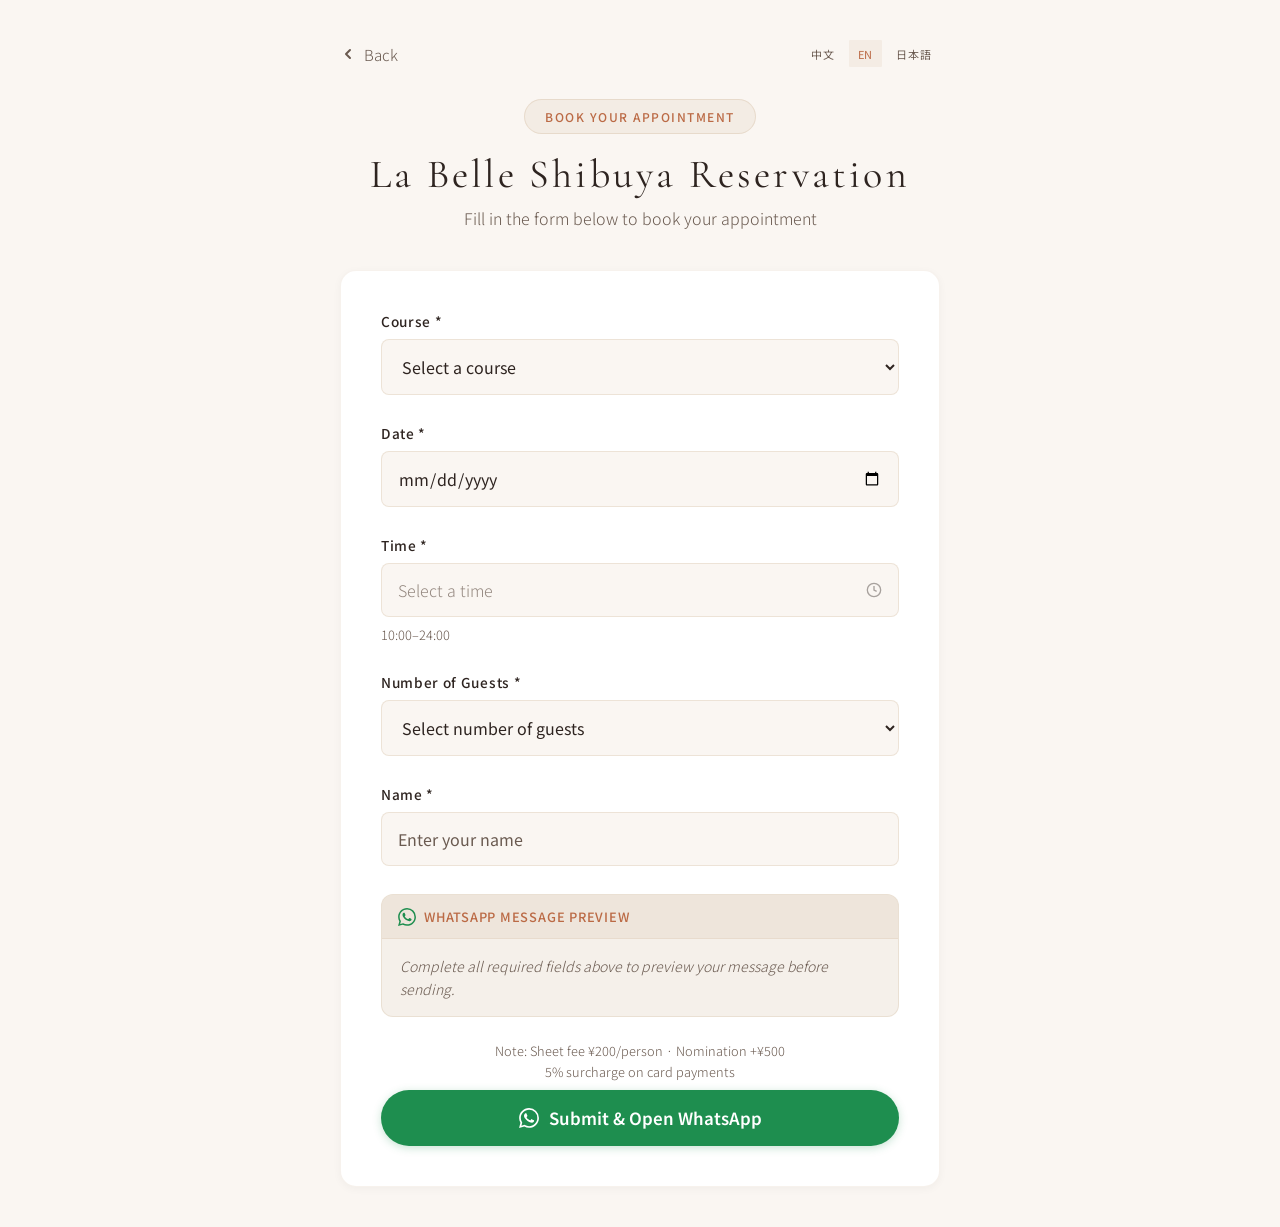
<file: la-belle/booking.html>
<!DOCTYPE html>
<html lang="en">
<head>
  <meta charset="UTF-8">
  <meta name="viewport" content="width=device-width, initial-scale=1.0">
  <meta name="description" content="Book your appointment at La Belle (ラ・ベル) — Taiwanese massage in Shibuya Miyamasuzaka, Tokyo">
  <title>Book Appointment — La Belle Shibuya 台湾式マッサージ</title>
  <link rel="preconnect" href="https://fonts.googleapis.com">
  <link rel="preconnect" href="https://fonts.gstatic.com" crossorigin>
  <link href="https://fonts.googleapis.com/css2?family=Cormorant+Garamond:ital,wght@0,400;0,500;0,600;1,400&family=Noto+Sans+JP:wght@300;400;500&family=Noto+Sans+SC:wght@300;400;500&family=Inter:wght@300;400;500;600&display=swap" rel="stylesheet">
  <style>
    * { margin:0; padding:0; box-sizing:border-box; }
    :root{ --cream:#faf7f2; --cream-dark:#f0ebe3; --blush:#e8d5d0; --blush-deep:#d4b8b0; --charcoal:#2c2c2c; --charcoal-light:#5a5a5a; --gold:#b8956b; --gold-light:#d4b896; --white:#fff; --font-display:"Cormorant Garamond","Noto Sans JP",serif; --font-body:"Noto Sans JP","Noto Sans SC","Inter",sans-serif; }
    body{ font-family:var(--font-body); font-weight:300; background:var(--cream); color:var(--charcoal); min-height:100vh; padding:40px 20px; -webkit-font-smoothing:antialiased; }
    .booking-container{ max-width:600px; margin:0 auto; animation:fadeInUp .8s ease-out; }
    @keyframes fadeInUp{ from{opacity:0;transform:translateY(20px);} to{opacity:1;transform:translateY(0);} }
    .booking-top-bar{ display:flex; align-items:center; justify-content:space-between; gap:1rem; margin-bottom:2rem; }
    .back-link{ display:inline-flex; align-items:center; gap:8px; color:var(--charcoal-light); text-decoration:none; font-size:.95rem; transition:color .3s; }
    .back-link:hover{ color:var(--gold); }
    .lang-switch{ display:flex; align-items:center; gap:.35rem; flex-shrink:0; }
    .lang-switch button{ font-size:.6875rem; letter-spacing:.06em; color:var(--charcoal-light); padding:.35rem .55rem; border:none; border-radius:1px; background:transparent; cursor:pointer; font-family:inherit; transition:all .3s; }
    .lang-switch button:hover{ color:var(--gold); }
    .lang-switch button.active{ color:var(--gold); background:rgba(184,149,107,.1); }
    .booking-header{ text-align:center; margin-bottom:2.5rem; }
    .brand-badge{ display:inline-flex; align-items:center; background:rgba(184,149,107,.1); border:1px solid rgba(184,149,107,.2); border-radius:50px; padding:8px 20px; margin-bottom:1rem; font-size:.75rem; color:var(--gold); font-weight:500; letter-spacing:1.5px; text-transform:uppercase; }
    .booking-title{ font-family:var(--font-display); font-size:clamp(2rem,5vw,2.5rem); font-weight:400; letter-spacing:.08em; color:var(--charcoal); margin-bottom:.5rem; }
    .booking-subtitle{ font-size:1rem; color:var(--charcoal-light); font-weight:300; }
    .booking-card{ background:var(--white); border:1px solid rgba(184,149,107,.12); border-radius:16px; padding:2.5rem; box-shadow:0 2px 8px rgba(0,0,0,.04); }
    .form-group{ margin-bottom:1.75rem; }
    .form-label{ display:block; font-size:.85rem; font-weight:500; color:var(--charcoal); margin-bottom:.5rem; letter-spacing:.05em; }
    .form-input,.form-select{ width:100%; padding:14px 16px; border:1px solid rgba(184,149,107,.2); border-radius:8px; font-size:1rem; font-family:inherit; color:var(--charcoal); background:var(--cream); transition:all .3s; }
    .form-input:focus,.form-select:focus{ outline:none; border-color:var(--gold); box-shadow:0 0 0 3px rgba(184,149,107,.1); background:var(--white); }
    .form-input::placeholder{ color:var(--charcoal-light); }
    .form-hint{ font-size:.8rem; color:var(--charcoal-light); margin-top:.5rem; }
    .form-error{ color:#E74C3C; font-size:.85rem; margin-top:.5rem; display:none; }
    .form-group.error .form-error{ display:block; }
    .form-group.error .form-input,.form-group.error .form-select{ border-color:#E74C3C; }
    .form-group.error .time-picker-display{ border-color:#E74C3C; }
    .time-picker{ position:relative; }
    .time-picker-display{ display:flex; align-items:center; justify-content:space-between; cursor:pointer; user-select:none; }
    .time-placeholder{ color:var(--charcoal-light); opacity:.7; }
    .time-picker-panel{ display:none; position:absolute; top:calc(100% + 4px); left:0; right:0; background:var(--white); border:1px solid rgba(184,149,107,.2); border-radius:12px; box-shadow:0 12px 32px rgba(44,44,44,.12); z-index:200; overflow:hidden; }
    .time-picker-panel.open{ display:block; }
    .time-col-header{ display:flex; border-bottom:1px solid rgba(184,149,107,.15); background:var(--cream); }
    .time-col-header span{ flex:1; text-align:center; padding:8px; font-size:.72rem; font-weight:600; color:var(--charcoal-light); letter-spacing:.08em; text-transform:uppercase; }
    .time-cols{ display:flex; }
    .time-col{ flex:1; max-height:220px; overflow-y:auto; -webkit-overflow-scrolling:touch; }
    .time-col-sep{ width:1px; background:rgba(184,149,107,.15); }
    .time-option{ padding:12px 8px; text-align:center; cursor:pointer; font-size:1rem; transition:background .15s; }
    .time-option:hover{ background:rgba(184,149,107,.12); }
    .time-option.selected{ background:var(--gold); color:var(--white); font-weight:600; }
    .submit-button{ width:100%; padding:16px; background:#1E8E4F; color:#fff; border:none; border-radius:50px; font-size:1.05rem; font-weight:600; font-family:inherit; cursor:pointer; transition:all .3s; margin-top:.5rem; display:flex; align-items:center; justify-content:center; gap:10px; box-shadow:0 2px 8px rgba(30,142,79,.25); }
    .submit-button:hover{ background:#20A05A; transform:translateY(-2px); box-shadow:0 4px 16px rgba(30,142,79,.35); }
    .submit-button:active{ transform:translateY(0); }
    .submit-button:disabled{ opacity:.6; cursor:not-allowed; transform:none; }
    .payment-note{ font-size:.8rem; color:var(--charcoal-light); text-align:center; margin-top:1.25rem; line-height:1.6; }
    .whatsapp-icon{ width:20px; height:20px; display:inline-flex; align-items:center; justify-content:center; }
    .whatsapp-icon svg{ width:100%; height:100%; fill:currentColor; }
    .success-message{ display:none; background:rgba(39,174,96,.1); border:1px solid #27AE60; border-radius:8px; padding:1rem; margin-bottom:1.5rem; color:#27AE60; font-size:.95rem; text-align:center; }
    .success-message.show{ display:block; animation:fadeInUp .5s ease-out; }
    .additional-services{ display:none; margin-top:1.5rem; padding-top:1.5rem; border-top:1px dashed #ddd; }
    .additional-services.show{ display:block; animation:fadeIn .3s ease-out; }
    @keyframes fadeIn{ from{opacity:0;} to{opacity:1;} }
    .guest-service-row{ background:#f9f9f9; padding:1rem; border-radius:8px; margin-bottom:.75rem; }
    .guest-service-row:last-child{ margin-bottom:0; }
    .guest-label{ font-size:.85rem; color:#666; margin-bottom:.5rem; font-weight:500; }
    .guest-service-row .form-select{ background:#fff; }
    .same-package-label{ display:flex; align-items:center; gap:8px; cursor:pointer; font-weight:400; font-size:.9rem; }
    .same-package-label input[type="checkbox"]{ width:auto; margin:0; }
    .message-preview{ margin-top:.5rem; margin-bottom:1.5rem; border:1px solid rgba(184,149,107,.18); border-radius:12px; overflow:hidden; background:#f5f0ea; }
    .message-preview-header{ display:flex; align-items:center; gap:8px; padding:.75rem 1rem; background:rgba(184,149,107,.12); border-bottom:1px solid rgba(184,149,107,.12); font-size:.8rem; font-weight:500; letter-spacing:.06em; text-transform:uppercase; color:var(--gold); }
    .message-preview-icon{ width:18px; height:18px; color:#1E8E4F; flex-shrink:0; }
    .message-preview-icon svg{ width:100%; height:100%; fill:currentColor; }
    .message-preview-body{ display:none; margin:0; padding:1rem 1.1rem; font-family:inherit; font-size:.92rem; line-height:1.65; color:var(--charcoal); white-space:pre-wrap; word-break:break-word; background:#e8f5e9; border-left:3px solid #1E8E4F; }
    .message-preview-hint{ margin:0; padding:1rem 1.1rem; font-size:.88rem; line-height:1.6; color:var(--charcoal-light); font-style:italic; }
    .message-preview.ready .message-preview-body{ display:block; }
    .message-preview.ready .message-preview-hint{ display:none; }
    @media (max-width:768px){ body{ padding:20px 15px; } .booking-card{ padding:2rem 1.5rem; } .booking-top-bar{ flex-wrap:wrap; gap:.75rem; } }
    @media (max-width:568px){ .booking-card{ padding:1.75rem 1.25rem; } .form-input,.form-select{ padding:12px 14px; font-size:.95rem; } }

    /* --- per-language fonts (patch): CN uses Chinese font, JP uses Japanese font --- */
    html[lang="zh-CN"] { --font-body: "Noto Sans SC","PingFang SC","Microsoft YaHei",sans-serif; --font-display: "Cormorant Garamond","Noto Sans SC",sans-serif; }
    html[lang="ja"]    { --font-body: "Noto Sans JP","Hiragino Sans","Yu Gothic UI","Meiryo",sans-serif; --font-display: "Cormorant Garamond","Noto Sans JP",serif; }
    html[lang="zh-CN"] body, html[lang="ja"] body { font-family: var(--font-body); }
    .booking-title, .booking-subtitle, .payment-note, .form-label { text-wrap: balance; }
      /* brand accent (La Belle terracotta) */
    :root{ --gold:#bb6a45; --gold-light:#d59374; --cream:#faf6f2; --cream-dark:#f0e6df; --charcoal:#2e2420; --charcoal-light:#6a5a50; }

    .addons-list{display:flex;flex-direction:column;gap:.5rem;}
    .addon-item{display:flex;align-items:center;gap:.7rem;padding:.7rem .9rem;border:1px solid rgba(187,106,69,.28);border-radius:8px;cursor:pointer;font-size:.92rem;transition:border-color .2s,background .2s;}
    .addon-item input{width:16px;height:16px;flex-shrink:0;accent-color:#bb6a45;margin:0;}
    .addon-item .addon-name{flex:1;}
    .addon-item .addon-price{color:var(--gold,#bb6a45);font-weight:500;white-space:nowrap;}
    .addon-item:has(input:checked){border-color:var(--gold,#bb6a45);background:rgba(187,106,69,.08);}
    .addon-item .addon-qty{border:1px solid rgba(187,106,69,.5);border-radius:6px;padding:3px 7px;font-size:.82rem;background:#fff;color:#3a2f24;flex-shrink:0;cursor:pointer;}
  </style>
</head>
<body>
  <div class="booking-container">
    <div class="booking-top-bar">
      <a href="landing.html" class="back-link" id="backLink">
        <svg width="16" height="16" viewBox="0 0 16 16" fill="none"><path d="M10 12L6 8L10 4" stroke="currentColor" stroke-width="2" stroke-linecap="round" stroke-linejoin="round"/></svg>
        <span id="backLinkText">Back</span>
      </a>
      <div class="lang-switch" role="group" aria-label="Language">
        <button type="button" data-lang="cn">中文</button>
        <button type="button" data-lang="en" class="active">EN</button>
        <button type="button" data-lang="jp">日本語</button>
      </div>
    </div>

    <div class="booking-header">
      <div class="brand-badge" id="brandBadge">BOOK YOUR APPOINTMENT</div>
      <h1 class="booking-title" id="bookingTitle">La Belle Reservation</h1>
      <p class="booking-subtitle" id="bookingSubtitle">Fill in the form below to book your appointment</p>
    </div>

    <div class="booking-card">
      <div class="success-message" id="successMessage"></div>
      <form id="bookingForm">
        <div class="form-group" id="serviceGroup">
          <label for="service" class="form-label" id="labelService">Course *</label>
          <select id="service" name="service" class="form-select" required></select>
          <div class="form-error" id="errorService">Please select a course</div>
        </div>
        <div class="form-group" id="dateGroup">
          <label for="date" class="form-label" id="labelDate">Date *</label>
          <input type="date" id="date" name="date" class="form-input" required>
          <div class="form-error" id="errorDate">Please select a date</div>
        </div>
        <div class="form-group" id="timeGroup">
          <label class="form-label" id="labelTime">Time *</label>
          <div class="time-picker" id="timePicker">
            <div class="time-picker-display form-input" id="timePickerDisplay">
              <span id="timePickerText" class="time-placeholder">Select a time</span>
              <svg width="16" height="16" viewBox="0 0 24 24" fill="none" stroke="currentColor" stroke-width="2" aria-hidden="true" style="opacity:.4;flex-shrink:0"><circle cx="12" cy="12" r="10"/><polyline points="12 6 12 12 16 14"/></svg>
            </div>
            <div class="time-picker-panel" id="timePickerPanel">
              <div class="time-col-header"><span id="hourColHeader">Hour</span><span id="minuteColHeader">Min</span></div>
              <div class="time-cols"><div class="time-col" id="hourCol"></div><div class="time-col-sep"></div><div class="time-col" id="minuteCol"></div></div>
            </div>
          </div>
          <input type="hidden" id="time" name="time" required>
          <div class="form-hint" id="hintTime"></div>
          <div class="form-error" id="errorTime">Please select a time</div>
        </div>
        <div class="form-group" id="guestsGroup">
          <label for="guests" class="form-label" id="labelGuests">Number of Guests *</label>
          <select id="guests" name="guests" class="form-select" required></select>
          <div class="form-error" id="errorGuests">Please select number of guests</div>
        </div>
        <div class="form-group" id="nameGroup">
          <label for="name" class="form-label" id="labelName">Name *</label>
          <input type="text" id="name" name="name" class="form-input" placeholder="Enter your name" required>
          <div class="form-error" id="errorName">Please enter your name</div>
        </div>
        <div class="form-group" id="samePackageGroup" style="display:none;">
          <label class="same-package-label"><input type="checkbox" id="samePackage" name="samePackage" checked><span id="samePackageText">All guests choose the same course</span></label>
        </div>
        <div class="additional-services" id="additionalServices">
          <h4 id="additionalServicesTitle" style="font-size:1rem;color:#bb6a45;margin-bottom:1rem;">Additional Guests' Courses (if different)</h4>
          <div id="additionalServicesContainer"></div>
        </div>
        <!-- オプション(附加项目) 暂时隐藏 — 如需恢复，取消本段注释即可
        <div class="form-group" id="addonsGroup">
          <label class="form-label" id="labelAddons">Add-ons (optional)</label>
          <div class="addons-list" id="addonsList"></div>
        </div>
        -->

        <div class="message-preview" id="messagePreview">
          <div class="message-preview-header">
            <span class="message-preview-icon"><svg viewBox="0 0 24 24"><path d="M17.472 14.382c-.297-.149-1.758-.867-2.03-.967-.273-.099-.471-.148-.67.15-.197.297-.767.966-.94 1.164-.173.199-.347.223-.644.075-.297-.15-1.255-.463-2.39-1.475-.884-.788-1.48-1.761-1.653-2.059-.173-.297-.018-.458.13-.606.134-.133.298-.347.446-.52.149-.174.198-.298.298-.497.099-.198.05-.371-.025-.52-.075-.149-.669-1.612-.916-2.207-.242-.579-.487-.5-.669-.51-.173-.008-.371-.01-.57-.01-.198 0-.52.074-.792.372-.272.297-1.04 1.016-1.04 2.479 0 1.462 1.065 2.875 1.213 3.074.149.198 2.096 3.2 5.077 4.487.709.306 1.262.489 1.694.625.712.227 1.36.195 1.871.118.571-.085 1.758-.719 2.006-1.413.248-.694.248-1.289.173-1.413-.074-.124-.272-.198-.57-.347m-5.421 7.403h-.004a9.87 9.87 0 01-5.031-1.378l-.361-.214-3.741.982.998-3.648-.235-.374a9.86 9.86 0 01-1.51-5.26c.001-5.45 4.436-9.884 9.888-9.884 2.64 0 5.122 1.03 6.988 2.898a9.825 9.825 0 012.893 6.994c-.003 5.45-4.437 9.884-9.885 9.884m8.413-18.297A11.815 11.815 0 0012.05 0C5.495 0 .16 5.335.157 11.892c0 2.096.547 4.142 1.588 5.945L.057 24l6.305-1.654a11.882 11.882 0 005.683 1.448h.005c6.554 0 11.89-5.335 11.893-11.893a11.821 11.821 0 00-3.48-8.413Z"/></svg></span>
            <span id="previewTitle">Message Preview</span>
          </div>
          <pre class="message-preview-body" id="previewBody"></pre>
          <p class="message-preview-hint" id="previewHint">Complete the form above to preview your WhatsApp message.</p>
        </div>
        <p class="payment-note" id="paymentNote"></p>
        <button type="submit" class="submit-button" id="submitButton">
          <span class="whatsapp-icon"><svg viewBox="0 0 24 24"><path d="M17.472 14.382c-.297-.149-1.758-.867-2.03-.967-.273-.099-.471-.148-.67.15-.197.297-.767.966-.94 1.164-.173.199-.347.223-.644.075-.297-.15-1.255-.463-2.39-1.475-.884-.788-1.48-1.761-1.653-2.059-.173-.297-.018-.458.13-.606.134-.133.298-.347.446-.52.149-.174.198-.298.298-.497.099-.198.05-.371-.025-.52-.075-.149-.669-1.612-.916-2.207-.242-.579-.487-.5-.669-.51-.173-.008-.371-.01-.57-.01-.198 0-.52.074-.792.372-.272.297-1.04 1.016-1.04 2.479 0 1.462 1.065 2.875 1.213 3.074.149.198 2.096 3.2 5.077 4.487.709.306 1.262.489 1.694.625.712.227 1.36.195 1.871.118.571-.085 1.758-.719 2.006-1.413.248-.694.248-1.289.173-1.413-.074-.124-.272-.198-.57-.347m-5.421 7.403h-.004a9.87 9.87 0 01-5.031-1.378l-.361-.214-3.741.982.998-3.648-.235-.374a9.86 9.86 0 01-1.51-5.26c.001-5.45 4.436-9.884 9.888-9.884 2.64 0 5.122 1.03 6.988 2.898a9.825 9.825 0 012.893 6.994c-.003 5.45-4.437 9.884-9.885 9.884m8.413-18.297A11.815 11.815 0 0012.05 0C5.495 0 .16 5.335.157 11.892c0 2.096.547 4.142 1.588 5.945L.057 24l6.305-1.654a11.882 11.882 0 005.683 1.448h.005c6.554 0 11.89-5.335 11.893-11.893a11.821 11.821 0 00-3.48-8.413Z"/></svg></span>
          <span id="submitButtonText">Submit &amp; Open WhatsApp</span>
        </button>
      </form>
    </div>
  </div>

  <script>
    var WHATSAPP_NUMBER = '85290744644';
    // Backup-number switch: read whatsapp-config.json (same folder); fall back to the number above.
    fetch('whatsapp-config.json', { cache: 'no-store' })
      .then(function (r) { return r.json(); })
      .then(function (c) { var num = c && c[c.use]; if (num && /^\d{8,15}$/.test(num)) WHATSAPP_NUMBER = num; })
      .catch(function () {});
    var currentLang = 'en';
    var serviceInfo = {"Body 30min":3000,"Body 60min":5000,"Body 90min":7500,"Foot 30min":3000,"Foot 45min":4000,"Foot 60min":5000,"Combo Body+Foot 60min":5500,"Combo Body+Foot 90min":8000,"Oil Lymph 30min":3300,"Oil Lymph 60min":5800,"Oil Lymph 90min":8800,"Oil Lymph 120min":11800,"Oil Lymph Split 90min A":8800,"Oil Lymph Split 90min B":8800,"Combo Body+Oil 60min":5500,"Combo Foot+Oil 60min":6000,"Combo Foot+Oil 90min":8800,"Combo Body+Foot+Oil+Eye 100min":9000,"Facial Lymph 30min":3300,"Pore Care + Small Face 30min":4000,"Facial Lymph 60min":6000,"Dry Head Spa 10min":1000,"Dry Head Spa 30min":3000,"Dry Head Spa 60min":5000,"Face30 Oil60":7500,"Face60 Oil60":10500,"HyperKnife Face60 Oil60":12000,"Hyper Knife 1 Area 10min":2000,"Hyper Knife 30min":5000,"Hyper Knife 60min":8000,"Hyper Knife 90min":12000,"Hyper Knife 120min":15000,"Hyper Knife Face 60min":8000,"Cavi RF EMS 1 Area 10min":2000,"Cavi RF EMS 30min":5000,"Cavi RF EMS 60min":8000,"Cavi RF EMS 90min":12000,"Cavi RF EMS 120min":15000,"Radio EMS Hyperpulse Face 60min":8000,"New Cavi Hyper Knife 120min":16000};
    var serviceOptions = [
      {"group":"body","label":{"jp":"台湾式整体・足つぼ","en":"Taiwanese Body & Foot","cn":"台湾式整体・脚底"},"items":[
        {"value":"Body 30min","jp":"台湾式整体 30分（上半身 or 下半身）","en":"Body Care 30 min (upper/lower)","cn":"台湾式整体 30分（上/下半身）","price":3000},
        {"value":"Body 60min","jp":"台湾式整体 60分（背面全身・頭）","en":"Body Care 60 min (full back & head)","cn":"台湾式整体 60分（背部全身・头部）","price":5000},
        {"value":"Body 90min","jp":"台湾式整体 90分（背面全身・正面脚・頭）","en":"Body Care 90 min (back, front legs & head)","cn":"台湾式整体 90分（背部全身・正面腿・头部）","price":7500},
        {"value":"Foot 30min","jp":"台湾式足つぼ 30分（足ツボ中心）","en":"Foot 30 min (soles focus)","cn":"台湾式脚底 30分（足底反射区）","price":3000},
        {"value":"Foot 45min","jp":"台湾式足つぼ 45分（ふくらはぎまで）","en":"Foot 45 min (up to calves)","cn":"台湾式脚底 45分（至小腿）","price":4000},
        {"value":"Foot 60min","jp":"台湾式足つぼ 60分（ひざまで）","en":"Foot 60 min (up to knees)","cn":"台湾式脚底 60分（至膝盖）","price":5000}
      ]},
      {"group":"combo1","label":{"jp":"整体と足裏の組合コース","en":"Body & Foot Combo","cn":"整体和脚底的组合套餐"},"items":[
        {"value":"Combo Body+Foot 60min","jp":"整体30分＋足つぼ30分（頭・60分）","en":"Body 30 + Foot 30 (with head, 60 min)","cn":"整体30分＋脚底30分（含头部・60分）","price":5500},
        {"value":"Combo Body+Foot 90min","jp":"整体60分＋足つぼ30分（頭・90分）","en":"Body 60 + Foot 30 (with head, 90 min)","cn":"整体60分＋脚底30分（含头部・90分）","price":8000}
      ]},
      {"group":"oil","label":{"jp":"リンパオイル","en":"Lymph Oil","cn":"淋巴精油"},"items":[
        {"value":"Oil Lymph 30min","jp":"リンパオイル 30分（上半身 or 下半身）","en":"Lymph Oil 30 min (upper/lower)","cn":"淋巴精油 30分（上/下半身）","price":3300},
        {"value":"Oil Lymph 60min","jp":"リンパオイル 60分（背面全身・頭）","en":"Lymph Oil 60 min (full back & head)","cn":"淋巴精油 60分（背部全身・头部）","price":5800},
        {"value":"Oil Lymph 90min","jp":"リンパオイル 90分（背面全身・正面脚・頭目）","en":"Lymph Oil 90 min (back, front legs & head)","cn":"淋巴精油 90分（背部全身・正面腿・头眼）","price":8800},
        {"value":"Oil Lymph 120min","jp":"リンパオイル 120分（全身・お腹・デコルテ・頭目）","en":"Lymph Oil 120 min (full body, abdomen, décolletage)","cn":"淋巴精油 120分（全身・腹部・锁骨・头眼）","price":11800},
        {"value":"Oil Lymph Split 90min A","jp":"リンパオイル分解 90分（背面全身・デコルテ・目頭）","en":"Lymph Oil Split 90 min (full back, décolletage, brow)","cn":"淋巴精油分解 90分（背部全身・锁骨・头眼）","price":8800},
        {"value":"Oil Lymph Split 90min B","jp":"リンパオイル分解 90分（背面全身・お腹・目頭）","en":"Lymph Oil Split 90 min (full back, abdomen, brow)","cn":"淋巴精油分解 90分（背部全身・腹部・头眼）","price":8800}
      ]},
      {"group":"combo2","label":{"jp":"リンパオイルと整体と足裏の組合コース","en":"Lymph Oil, Body & Foot Combo","cn":"精油、整体和脚底的组合套餐"},"items":[
        {"value":"Combo Body+Oil 60min","jp":"整体30分＋アロマオイル30分（60分）","en":"Body 30 + Aroma Oil 30 (60 min)","cn":"整体30分＋精油30分（60分）","price":5500},
        {"value":"Combo Foot+Oil 60min","jp":"足裏30分＋アロマオイル30分（60分）","en":"Foot 30 + Aroma Oil 30 (60 min)","cn":"脚底30分＋精油30分（60分）","price":6000},
        {"value":"Combo Foot+Oil 90min","jp":"足裏30分＋アロマオイル60分（90分）","en":"Foot 30 + Aroma Oil 60 (90 min)","cn":"脚底30分＋精油60分（90分）","price":8800},
        {"value":"Combo Body+Foot+Oil+Eye 100min","jp":"整体30分＋足裏30分＋アロマオイル30分＋目頭10分（100分）","en":"Body 30 + Foot 30 + Aroma Oil 30 + Eye 10 (100 min)","cn":"整体30分＋脚底30分＋精油30分＋眼部10分（100分）","price":9000}
      ]},
      {"group":"beauty","label":{"jp":"美顔・小顔＆ドライヘッドスパ","en":"Facial & Dry Head Spa","cn":"美颜小脸＆干式头部SPA"},"items":[
        {"value":"Facial Lymph 30min","jp":"オールハンド小顔リンパ 30分","en":"All-hands Small-face Lymph 30 min","cn":"全手技小脸淋巴 30分","price":3300},
        {"value":"Pore Care + Small Face 30min","jp":"毛穴洗浄・小顔 30分","en":"Pore Cleansing & Small Face 30 min","cn":"毛孔清洁・小脸 30分","price":4000},
        {"value":"Facial Lymph 60min","jp":"オールハンド小顔リンパ 60分（首肩・デコルテ・頭目）","en":"All-hands Small-face Lymph 60 min","cn":"全手技小脸淋巴 60分（颈肩・锁骨・头眼）","price":6000},
        {"value":"Dry Head Spa 10min","jp":"ドライヘッドスパ 10分","en":"Dry Head Spa 10 min","cn":"干式头部SPA 10分","price":1000},
        {"value":"Dry Head Spa 30min","jp":"ドライヘッドスパ 30分","en":"Dry Head Spa 30 min","cn":"干式头部SPA 30分","price":3000},
        {"value":"Dry Head Spa 60min","jp":"ドライヘッドスパ 60分","en":"Dry Head Spa 60 min","cn":"干式头部SPA 60分","price":5000}
      ]},
      {"group":"facelymph","label":{"jp":"小顔とリンパの組み合わせ","en":"Small Face & Lymph Combo","cn":"小脸和淋巴的组合套餐"},"items":[
        {"value":"Face30 Oil60","jp":"小顔30分＋アロマオイルリンパ60分（90分）","en":"Small Face 30 + Aroma Oil Lymph 60 (90 min)","cn":"小脸30分＋芳香精油淋巴60分（90分）","price":7500},
        {"value":"Face60 Oil60","jp":"小顔60分＋アロマオイルリンパ60分（120分）","en":"Small Face 60 + Aroma Oil Lymph 60 (120 min)","cn":"小脸60分＋芳香精油淋巴60分（120分）","price":10500},
        {"value":"HyperKnife Face60 Oil60","jp":"ハイパーナイフ小顔60分＋アロマオイルリンパ60分（120分）","en":"Hyper Knife Small Face 60 + Aroma Oil Lymph 60 (120 min)","cn":"Hyper Knife小脸60分＋芳香精油淋巴60分（120分）","price":12000}
      ]},
      {"group":"hyperknife","label":{"jp":"ハイパーナイフ","en":"Hyper Knife","cn":"Hyper Knife"},"items":[
        {"value":"Hyper Knife 1 Area 10min","jp":"ハイパーナイフ（1部位）10分","en":"Hyper Knife (1 area) 10 min","cn":"Hyper Knife（单一部位）10分","price":2000},
        {"value":"Hyper Knife 30min","jp":"ハイパーナイフ 30分","en":"Hyper Knife 30 min","cn":"Hyper Knife 30分","price":5000},
        {"value":"Hyper Knife 60min","jp":"ハイパーナイフ 60分（上半身 or 下半身＋アロマリンパオイル30分）","en":"Hyper Knife 60 min (upper/lower + 30 min aroma oil)","cn":"Hyper Knife 60分（上/下半身＋精油淋巴30分）","price":8000},
        {"value":"Hyper Knife 90min","jp":"ハイパーナイフ 90分（上半身 or 下半身＋アロマリンパオイル45分）","en":"Hyper Knife 90 min (upper/lower + 45 min aroma oil)","cn":"Hyper Knife 90分（上/下半身＋精油淋巴45分）","price":12000},
        {"value":"Hyper Knife 120min","jp":"ハイパーナイフ 120分（全身60分＋全身アロマリンパオイル60分）","en":"Hyper Knife 120 min (full body 60 + full-body aroma oil 60)","cn":"Hyper Knife 120分（全身60分＋全身精油淋巴60分）","price":15000},
        {"value":"Hyper Knife Face 60min","jp":"ハイパーナイフ小顔美肌 60分（ハイパーナイフ30分＋小顔手マッサージ30分／顔・首・デコルテ）","en":"Hyper Knife Facial 60 min (30 min + 30 min small-face massage / face, neck, décolletage)","cn":"Hyper Knife小脸美肌 60分（30分＋小脸手部按摩30分／脸・颈・锁骨）","price":8000}
      ]},
      {"group":"cavirfems","label":{"jp":"RF・キャビテーション・EMS","en":"RF · Cavitation · EMS","cn":"RF・卡飞・EMS"},"items":[
        {"value":"Cavi RF EMS 1 Area 10min","jp":"キャビ×RF×EMS（1部位）10分","en":"Cavi × RF × EMS (1 area) 10 min","cn":"卡飞×RF×EMS（单一部位）10分","price":2000},
        {"value":"Cavi RF EMS 30min","jp":"キャビ×RF×EMS 30分","en":"Cavi × RF × EMS 30 min","cn":"卡飞×RF×EMS 30分","price":5000},
        {"value":"Cavi RF EMS 60min","jp":"キャビ×RF×EMS×アロママッサージ 60分（上半身 or 下半身＋アロマリンパオイル30分）","en":"Cavi × RF × EMS + Aroma Massage 60 min (upper/lower + 30 min aroma oil)","cn":"卡飞×RF×EMS×精油按摩 60分（上/下半身＋精油淋巴30分）","price":8000},
        {"value":"Cavi RF EMS 90min","jp":"キャビ×RF×EMS×アロママッサージ 90分（上半身 or 下半身＋アロマリンパオイル45分）","en":"Cavi × RF × EMS + Aroma Massage 90 min (upper/lower + 45 min aroma oil)","cn":"卡飞×RF×EMS×精油按摩 90分（上/下半身＋精油淋巴45分）","price":12000},
        {"value":"Cavi RF EMS 120min","jp":"キャビ×RF×EMS全身 120分（全身60分＋全身アロマリンパオイル60分）","en":"Cavi × RF × EMS Full Body 120 min (full body 60 + full-body aroma oil 60)","cn":"卡飞×RF×EMS全身 120分（全身60分＋全身精油淋巴60分）","price":15000},
        {"value":"Radio EMS Hyperpulse Face 60min","jp":"ラジオ波＆EMS＆ハイパーパルス小顔美肌 60分（30分＋小顔手マッサージ30分／顔・首・デコルテ）","en":"Radio Wave & EMS & Hyperpulse Facial 60 min (30 min + 30 min small-face massage / face, neck, décolletage)","cn":"射频＆EMS＆超脉冲小脸美肌 60分（30分＋小脸手部按摩30分／脸・颈・锁骨）","price":8000}
      ]},
      {"group":"slimcombo","label":{"jp":"ハイパーナイフとRF・キャビテーション・EMSの組合コース","en":"Hyper Knife + RF · Cavitation · EMS Combo","cn":"Hyper Knife 与 RF・卡飞・EMS 的组合套餐"},"items":[
        {"value":"New Cavi Hyper Knife 120min","jp":"新型キャビ＆ハイパーナイフ痩身 120分","en":"New Cavi & Hyper Knife Slimming 120 min","cn":"新型卡飞＆Hyper Knife瘦身 120分","price":16000}
      ]}
    ];
    var ADDONS = [
      {"value":"Extension +10min","jp":"延長 10分","en":"Extension +10 min","cn":"延长 10分","price":1100},
      {"value":"Ginger Foot Bath +10min","jp":"生姜足湯 10分","en":"Ginger Foot Bath +10 min","cn":"生姜足浴 10分","price":500},
      {"value":"Pearl Whitening Pack","jp":"真珠美白パック（小顔限定）","en":"Pearl Whitening Pack (small-face)","cn":"珍珠美白面膜（小脸限定）","price":1000},
      {"value":"Pore Cleansing +10min","jp":"毛穴洗浄 10分（小顔限定）","en":"Pore Cleansing +10 min (small-face)","cn":"毛孔清洁 10分（小脸限定）","price":1000},
      {"value":"Hot Stone +10min","jp":"ホットストーン 10分（リンパオイル限定）","en":"Hot Stone +10 min (lymph oil)","cn":"热石 10分（淋巴精油限定）","price":1000},
      {"value":"Nomination","jp":"指名","en":"Nomination","cn":"指名","price":500}
    ];
    var ADDON_LABEL = {"jp":"オプション（任意）","en":"Options (optional)","cn":"附加项目（可选）"};
    var ADDON_WA = {"jp":"オプション","en":"Options","cn":"附加项目"};
    function buildAddonsHTML(){
      var guests=parseInt((document.getElementById('guests')||{}).value)||1;
      var prev={}; document.querySelectorAll('#addonsList .addon-item').forEach(function(li){ var cb=li.querySelector('input[name="addon"]'), q=li.querySelector('.addon-qty'); if(cb){ prev[cb.value]={checked:cb.checked, qty:(q?parseInt(q.value)||1:1)}; } });
      return ADDONS.map(function(a){
        var st=prev[a.value]||{checked:false,qty:1}; var qty=Math.min(st.qty||1,guests)||1; var qsel='';
        if(guests>1){ var o=''; for(var i=1;i<=guests;i++){ o+='<option value="'+i+'"'+(i===qty?' selected':'')+'>×'+i+'</option>'; } qsel='<select class="addon-qty" onclick="event.stopPropagation()"'+(st.checked?'':' style="display:none"')+'>'+o+'</select>'; }
        return '<label class="addon-item"><input type="checkbox" name="addon" value="'+a.value+'"'+(st.checked?' checked':'')+'><span class="addon-name">'+a[currentLang]+'</span>'+qsel+'<span class="addon-price">+¥'+a.price.toLocaleString()+'</span></label>';
      }).join('');
    }
    var OPEN_HOURS = [10,11,12,13,14,15,16,17,18,19,20,21,22,23];
    var LATE = null;
    var SHOP = {"jp":"La Belle 渋谷宮益坂口店","en":"La Belle Shibuya","cn":"La Belle 涩谷宫益坂口店"};
    var HOURS = {"jp":"10:00〜24:00","en":"10:00–24:00","cn":"10:00〜24:00"};
    var PAYNOTE = {"jp":"※シーツ代 お一人様200円・ご指名は別途500円<br>カード決済は別途5%の手数料","en":"Note: Sheet fee ¥200/person · Nomination +¥500<br>5% surcharge on card payments","cn":"注：床单费200日元/人、指名费另收500日元<br>刷卡另收5%手续费。"};
    var SHEET_FEE = 200;
    var SHEET_LABEL = {"jp":"シーツ代","en":"Sheet fee","cn":"床单费"};

    var i18n = {
      en:{ htmlLang:'en', title:'Book Appointment — '+SHOP.en, backLink:'Back', brandBadge:'BOOK YOUR APPOINTMENT', bookingTitle:SHOP.en+' Reservation', bookingSubtitle:'Fill in the form below to book your appointment', successMessage:'Your booking information has been prepared. You will be redirected to WhatsApp shortly...', labelService:'Course *', labelDate:'Date *', labelTime:'Time *', labelGuests:'Number of Guests *', labelName:'Name *', errorService:'Please select a course', errorDate:'Please select a date', errorTime:'Please select a time', errorGuests:'Please select number of guests', errorName:'Please enter your name', namePlaceholder:'Enter your name', samePackageText:'All guests choose the same course', additionalServicesTitle:"Additional Guests' Courses (if different)", submitButton:'Submit & Open WhatsApp', redirecting:'Redirecting...', previewTitle:'WhatsApp Message Preview', previewHint:'Complete all required fields above to preview your message before sending.', selectCourse:'Select a course', timePlaceholder:'Select a time', hourLabel:'Hour', minuteLabel:'Min', selectGuests:'Select number of guests', guestLabel:'Guest', waIntro:'Hello, I would like to make a reservation at '+SHOP.en+'.\n\n', waName:'Name', waDate:'Date', waTime:'Time', waGuests:'Number of Guests', waMainGuest:'Main Guest', waSameCourse:'All guests choose the same course', waGuest:'Guest', waTotal:'Total', waLate:'late-night rate', dateLocale:'en-US' },
      jp:{ htmlLang:'ja', title:'ご予約 — '+SHOP.jp, backLink:'戻る', brandBadge:'ご予約', bookingTitle:SHOP.jp+' ご予約フォーム', bookingSubtitle:'以下のフォームにご記入のうえ、ご予約ください', successMessage:'予約内容を作成しました。まもなく WhatsApp へ移動します…', labelService:'コース *', labelDate:'日付 *', labelTime:'時間 *', labelGuests:'人数 *', labelName:'お名前 *', errorService:'コースを選択してください', errorDate:'日付を選択してください', errorTime:'時間を選択してください', errorGuests:'人数を選択してください', errorName:'お名前を入力してください', namePlaceholder:'お名前を入力', samePackageText:'全員同じコースを選択', additionalServicesTitle:'追加ゲストのコース（異なる場合）', submitButton:'送信して WhatsApp を開く', redirecting:'移動中…', previewTitle:'WhatsApp メッセージプレビュー', previewHint:'送信前に内容を確認するため、上記の必須項目をすべて入力してください。', selectCourse:'コースを選択', timePlaceholder:'時間を選択', hourLabel:'時', minuteLabel:'分', selectGuests:'人数を選択', guestLabel:'ゲスト', waIntro:'こんにちは、'+SHOP.jp+'のご予約を希望します。\n\n', waName:'お名前', waDate:'日付', waTime:'時間', waGuests:'人数', waMainGuest:'代表者', waSameCourse:'全員同じコース', waGuest:'ゲスト', waTotal:'合計', waLate:'深夜料金', dateLocale:'ja-JP' },
      cn:{ htmlLang:'zh-CN', title:'预约 — '+SHOP.cn, backLink:'返回', brandBadge:'在线预约', bookingTitle:SHOP.cn+' 预约表单', bookingSubtitle:'请填写以下信息完成预约', successMessage:'预约信息已生成，即将跳转至 WhatsApp…', labelService:'项目 *', labelDate:'日期 *', labelTime:'时间 *', labelGuests:'人数 *', labelName:'姓名 *', errorService:'请选择项目', errorDate:'请选择日期', errorTime:'请选择时间', errorGuests:'请选择人数', errorName:'请输入姓名', namePlaceholder:'请输入您的姓名', samePackageText:'所有客人都选择相同项目', additionalServicesTitle:'其他客人的项目（如不同）', submitButton:'提交并打开 WhatsApp', redirecting:'跳转中…', previewTitle:'WhatsApp 消息预览', previewHint:'请先填写上方所有必填项，即可在发送前预览消息内容。', selectCourse:'请选择项目', timePlaceholder:'请选择时间', hourLabel:'时', minuteLabel:'分', selectGuests:'请选择人数', guestLabel:'客人', waIntro:'您好，我想预约'+SHOP.cn+'。\n\n', waName:'姓名', waDate:'日期', waTime:'时间', waGuests:'人数', waMainGuest:'主预约人', waSameCourse:'所有客人都选择相同项目', waGuest:'客人', waTotal:'合计', waLate:'深夜价格', dateLocale:'zh-CN' }
    };

    function t(k){ return i18n[currentLang][k]; }
    function itemName(item){ return item[currentLang]; }
    function formatOptionLabel(item){ return item[currentLang] + ' — ¥' + item.price.toLocaleString(); }
    function groupLabel(g){ return g.label[currentLang]; }

    function buildServiceOptionsHTML(selectedValue){
      var html = '<option value="">' + t('selectCourse') + '</option>';
      serviceOptions.forEach(function(group){
        html += '<optgroup label="' + groupLabel(group) + '">';
        group.items.forEach(function(item){
          var sel = item.value === selectedValue ? ' selected' : '';
          html += '<option value="' + item.value + '"' + sel + '>' + formatOptionLabel(item) + '</option>';
        });
        html += '</optgroup>';
      });
      return html;
    }
    function buildGuestsOptionsHTML(selectedValue){
      var html = '<option value="">' + t('selectGuests') + '</option>';
      for (var i=1;i<=4;i++){
        var label = currentLang==='jp' ? (i+'名') : (currentLang==='cn' ? (i+' 人') : (i+' Guest'+(i>1?'s':'')));
        var sel = String(i)===selectedValue ? ' selected' : '';
        html += '<option value="'+i+'"'+sel+'>'+label+'</option>';
      }
      return html;
    }
    function padTimeUnit(n){ return n<10?'0'+n:String(n); }
    var timePickerState = { selH:null, selM:null };
    function updateTimePickerLabels(){
      document.getElementById('hourColHeader').textContent = t('hourLabel');
      document.getElementById('minuteColHeader').textContent = t('minuteLabel');
      var textEl = document.getElementById('timePickerText');
      if (!document.getElementById('time').value){ textEl.textContent = t('timePlaceholder'); textEl.classList.add('time-placeholder'); }
    }
    function initTimePicker(){
      var display=document.getElementById('timePickerDisplay'), panel=document.getElementById('timePickerPanel'), textEl=document.getElementById('timePickerText'), hourCol=document.getElementById('hourCol'), minCol=document.getElementById('minuteCol'), hidden=document.getElementById('time');
      if(!display||!panel||!hourCol||!minCol||!hidden) return;
      var HRS = OPEN_HOURS.slice();
      var MIN=[0,5,10,15,20,25,30,35,40,45,50,55];
      HRS.forEach(function(h){ var hs=padTimeUnit(h); var d=document.createElement('div'); d.className='time-option'; d.textContent=hs; d.addEventListener('click',function(e){ e.stopPropagation(); hourCol.querySelectorAll('.time-option').forEach(function(o){o.classList.remove('selected');}); d.classList.add('selected'); timePickerState.selH=hs; commit(); }); hourCol.appendChild(d); });
      MIN.forEach(function(m){ var ms=padTimeUnit(m); var d=document.createElement('div'); d.className='time-option'; d.textContent=ms; d.addEventListener('click',function(e){ e.stopPropagation(); minCol.querySelectorAll('.time-option').forEach(function(o){o.classList.remove('selected');}); d.classList.add('selected'); timePickerState.selM=ms; commit(); }); minCol.appendChild(d); });
      function commit(){ if(timePickerState.selH===null||timePickerState.selM===null) return; hidden.value=timePickerState.selH+':'+timePickerState.selM; textEl.textContent=hidden.value; textEl.classList.remove('time-placeholder'); document.getElementById('timeGroup').classList.remove('error'); setTimeout(function(){panel.classList.remove('open');},250); updateMessagePreview(); }
      display.addEventListener('click',function(e){ e.stopPropagation(); panel.classList.toggle('open'); });
      panel.addEventListener('click',function(e){ e.stopPropagation(); });
      document.addEventListener('click',function(){ panel.classList.remove('open'); });
    }
    function getInitialLang(){
      var p=new URLSearchParams(window.location.search); var lang=p.get('lang');
      if(lang==='cn'||lang==='jp'||lang==='en') return lang;
      var ref=document.referrer;
      if(ref.indexOf('/cn/')!==-1) return 'cn';
      if(ref.indexOf('/jp/')!==-1) return 'jp';
      if(ref.indexOf('/en/')!==-1) return 'en';
      return 'en';
    }
    function applyLang(lang){
      currentLang=lang; var o=i18n[lang];
      var sv=document.getElementById('service').value, gv=document.getElementById('guests').value;
      document.documentElement.lang=o.htmlLang; document.title=o.title;
      document.getElementById('backLinkText').textContent=o.backLink;
      document.getElementById('backLink').setAttribute('href', lang+'/index.html');
      document.getElementById('brandBadge').textContent=o.brandBadge;
      document.getElementById('bookingTitle').textContent=o.bookingTitle;
      document.getElementById('bookingSubtitle').textContent=o.bookingSubtitle;
      document.getElementById('successMessage').textContent=o.successMessage;
      document.getElementById('labelService').textContent=o.labelService;
      document.getElementById('labelDate').textContent=o.labelDate;
      document.getElementById('labelTime').textContent=o.labelTime;
      document.getElementById('labelGuests').textContent=o.labelGuests;
      document.getElementById('labelName').textContent=o.labelName;
      document.getElementById('hintTime').textContent=HOURS[lang];
      document.getElementById('errorService').textContent=o.errorService;
      document.getElementById('errorDate').textContent=o.errorDate;
      document.getElementById('errorTime').textContent=o.errorTime;
      document.getElementById('errorGuests').textContent=o.errorGuests;
      document.getElementById('errorName').textContent=o.errorName;
      document.getElementById('name').placeholder=o.namePlaceholder;
      document.getElementById('samePackageText').textContent=o.samePackageText;
      document.getElementById('additionalServicesTitle').textContent=o.additionalServicesTitle;
      document.getElementById('submitButtonText').textContent=o.submitButton;
      document.getElementById('paymentNote').innerHTML=PAYNOTE[lang];
      document.getElementById('previewTitle').textContent=o.previewTitle;
      document.getElementById('previewHint').textContent=o.previewHint;
      document.getElementById('service').innerHTML=buildServiceOptionsHTML(sv);
      var _al=document.getElementById('addonsList'); if(_al) _al.innerHTML=buildAddonsHTML();
      var _all=document.getElementById('labelAddons'); if(_all) _all.textContent=ADDON_LABEL[lang];
      document.getElementById('guests').innerHTML=buildGuestsOptionsHTML(gv);
      updateTimePickerLabels();
      document.querySelectorAll('.lang-switch button').forEach(function(btn){ btn.classList.toggle('active', btn.getAttribute('data-lang')===lang); });
      var url=new URL(window.location.href); url.searchParams.set('lang',lang); history.replaceState(null,'',url);
      updateAdditionalServices(); updateMessagePreview();
    }
    var dateInput=document.getElementById('date');
    dateInput.setAttribute('min', new Date().toISOString().split('T')[0]);
    initTimePicker();
    applyLang(getInitialLang());
    document.querySelectorAll('.lang-switch button').forEach(function(btn){ btn.addEventListener('click',function(){ applyLang(this.getAttribute('data-lang')); }); });
    (function(){ var p=new URLSearchParams(window.location.search); var svc=p.get('service'); if(svc){ var sel=document.getElementById('service'); for(var i=0;i<sel.options.length;i++){ if(sel.options[i].value===svc){ sel.options[i].selected=true; break; } } } updateMessagePreview(); })();
    function isLateTime(ts){ if(!LATE||!ts) return false; var h=parseInt(ts.split(':')[0],10); return h>=LATE.fromHour || h<6; }
    function servicePrice(service, ts){ var p = serviceInfo[service] || 0; if(p && isLateTime(ts)) p += LATE.add; return p; }
    document.getElementById('guests').addEventListener('change', updateAdditionalServices);
    document.getElementById('samePackage').addEventListener('change', updateAdditionalServices);
    document.getElementById('guests').addEventListener('change', function(){ var _a=document.getElementById('addonsList'); if(_a){ _a.innerHTML=buildAddonsHTML(); } });
    var _addonsListEl=document.getElementById('addonsList'); if(_addonsListEl) _addonsListEl.addEventListener('change', function(e){ if(e.target&&e.target.name==='addon'){ var li=e.target.closest('.addon-item'); var q=li&&li.querySelector('.addon-qty'); if(q){ q.style.display=e.target.checked?'':'none'; } } });
    function updateAdditionalServices(){
      var guests=document.getElementById('guests').value, add=document.getElementById('additionalServices'), cont=document.getElementById('additionalServicesContainer'), spg=document.getElementById('samePackageGroup'), spc=document.getElementById('samePackage'), ss=document.getElementById('service');
      if(!guests||guests==='1'){ add.classList.remove('show'); cont.innerHTML=''; spg.style.display='none'; updateMessagePreview(); return; }
      spg.style.display='block';
      if(spc.checked){ add.classList.remove('show'); cont.innerHTML=''; updateMessagePreview(); return; }
      var n=parseInt(guests)-1, html='';
      for(var i=1;i<=n;i++){ var gn=i+1; var lbl = currentLang==='jp'?(t('guestLabel')+gn+'人目'):(currentLang==='cn'?(t('guestLabel')+gn):(t('guestLabel')+' '+gn)); html += '<div class="guest-service-row"><div class="guest-label">'+lbl+'</div><select name="guest'+i+'Service" class="form-select">'+ss.innerHTML+'</select></div>'; }
      cont.innerHTML=html; add.classList.add('show'); updateMessagePreview();
    }
    function isFormComplete(){ return document.getElementById('name').value.trim() && document.getElementById('date').value && document.getElementById('time').value && document.getElementById('guests').value && document.getElementById('service').value; }
    function validateForm(){ var ok=true; document.querySelectorAll('.form-group').forEach(function(g){g.classList.remove('error');}); if(!document.getElementById('name').value.trim()){document.getElementById('nameGroup').classList.add('error');ok=false;} if(!document.getElementById('date').value){document.getElementById('dateGroup').classList.add('error');ok=false;} if(!document.getElementById('time').value){document.getElementById('timeGroup').classList.add('error');ok=false;} if(!document.getElementById('guests').value){document.getElementById('guestsGroup').classList.add('error');ok=false;} if(!document.getElementById('service').value){document.getElementById('serviceGroup').classList.add('error');ok=false;} return ok; }
    function formatDate(ds){ var d=new Date(ds+'T00:00:00'); return d.toLocaleDateString(t('dateLocale'),{year:'numeric',month:'long',day:'numeric'}); }
    function buildWhatsAppMessageText(fd){
      var name=fd.get('name'), date=formatDate(fd.get('date')), time=fd.get('time'), guests=fd.get('guests'), main=fd.get('service');
      var late=isLateTime(time), rateLabel = late ? ' ['+t('waLate')+']' : '';
      var mainPrice=servicePrice(main, time);
      var m=t('waIntro');
      m+=t('waName')+': '+name+'\n';
      m+=t('waDate')+': '+date+'\n';
      m+=t('waTime')+': '+time+rateLabel+'\n';
      m+=t('waGuests')+': '+guests+'\n';
      m+=t('waMainGuest')+': '+main+' (¥'+mainPrice.toLocaleString()+')\n';
      var gc=parseInt(guests), same=fd.get('samePackage')==='on';
      if(same&&gc>1){ m+=t('waSameCourse')+'\n'; }
      else { for(var i=1;i<gc;i++){ var gs=fd.get('guest'+i+'Service'); if(gs&&gs.trim()){ var gl=currentLang==='en'?(t('waGuest')+' '+(i+1)):(t('waGuest')+(i+1)); m+=gl+': '+gs+' (¥'+servicePrice(gs, time).toLocaleString()+')\n'; } } }
      var addons=[], addonTotal=0;
      document.querySelectorAll('#addonsList input[name="addon"]:checked').forEach(function(cb){ var li=cb.closest('.addon-item'); var qs=li&&li.querySelector('.addon-qty'); var qty=qs?(parseInt(qs.value)||1):1; for(var k=0;k<ADDONS.length;k++){ if(ADDONS[k].value===cb.value){ addons.push({a:ADDONS[k],qty:qty}); addonTotal+=ADDONS[k].price*qty; break; } } });
      if(addons.length){ m+=ADDON_WA[currentLang]+':\n'; addons.forEach(function(x){ var suf=x.qty>1?(' ×'+x.qty):''; m+='  ・'+x.a[currentLang]+suf+' (¥'+(x.a.price*x.qty).toLocaleString()+')\n'; }); }
      var total=mainPrice;
      if(same){ total=mainPrice*gc; } else { for(var j=1;j<gc;j++){ var g2=fd.get('guest'+j+'Service'); if(g2&&g2.trim()) total+=servicePrice(g2, time); } }
      total += addonTotal;
      if(SHEET_FEE>0){ var sheetTotal=SHEET_FEE*(gc||1); m+=SHEET_LABEL[currentLang]+': ¥'+SHEET_FEE.toLocaleString()+' ×'+(gc||1)+' (¥'+sheetTotal.toLocaleString()+')\n'; total+=sheetTotal; }
      if(total>0){ m+='\n'+t('waTotal')+': ¥'+total.toLocaleString(); }
      return m;
    }
    function updateMessagePreview(){
      var ps=document.getElementById('messagePreview'), pb=document.getElementById('previewBody');
      if(!isFormComplete()){ ps.classList.remove('ready'); pb.textContent=''; return; }
      pb.textContent=buildWhatsAppMessageText(new FormData(document.getElementById('bookingForm'))); ps.classList.add('ready');
    }
    document.getElementById('bookingForm').addEventListener('submit',function(e){
      e.preventDefault(); if(!validateForm()) return;
      var msg=encodeURIComponent(buildWhatsAppMessageText(new FormData(this)));
      var url='https://api.whatsapp.com/send/?phone='+WHATSAPP_NUMBER+'&text='+msg+'&type=phone_number&app_absent=0';
      document.getElementById('successMessage').classList.add('show');
      document.getElementById('submitButton').disabled=true;
      document.getElementById('submitButtonText').textContent=t('redirecting');
      setTimeout(function(){ window.open(url,'_blank'); },500);
    });
    document.getElementById('bookingForm').addEventListener('input', updateMessagePreview);
    document.getElementById('bookingForm').addEventListener('change', updateMessagePreview);
    document.querySelectorAll('.form-input,.form-select').forEach(function(input){
      input.addEventListener('blur',function(){ var g=this.closest('.form-group'); if(this.hasAttribute('required')&&!this.value.trim()) g.classList.add('error'); else g.classList.remove('error'); });
      input.addEventListener('input',function(){ var g=this.closest('.form-group'); if(g.classList.contains('error')&&this.value.trim()) g.classList.remove('error'); });
    });
    updateMessagePreview();
  </script>
</body>
</html>
</file>
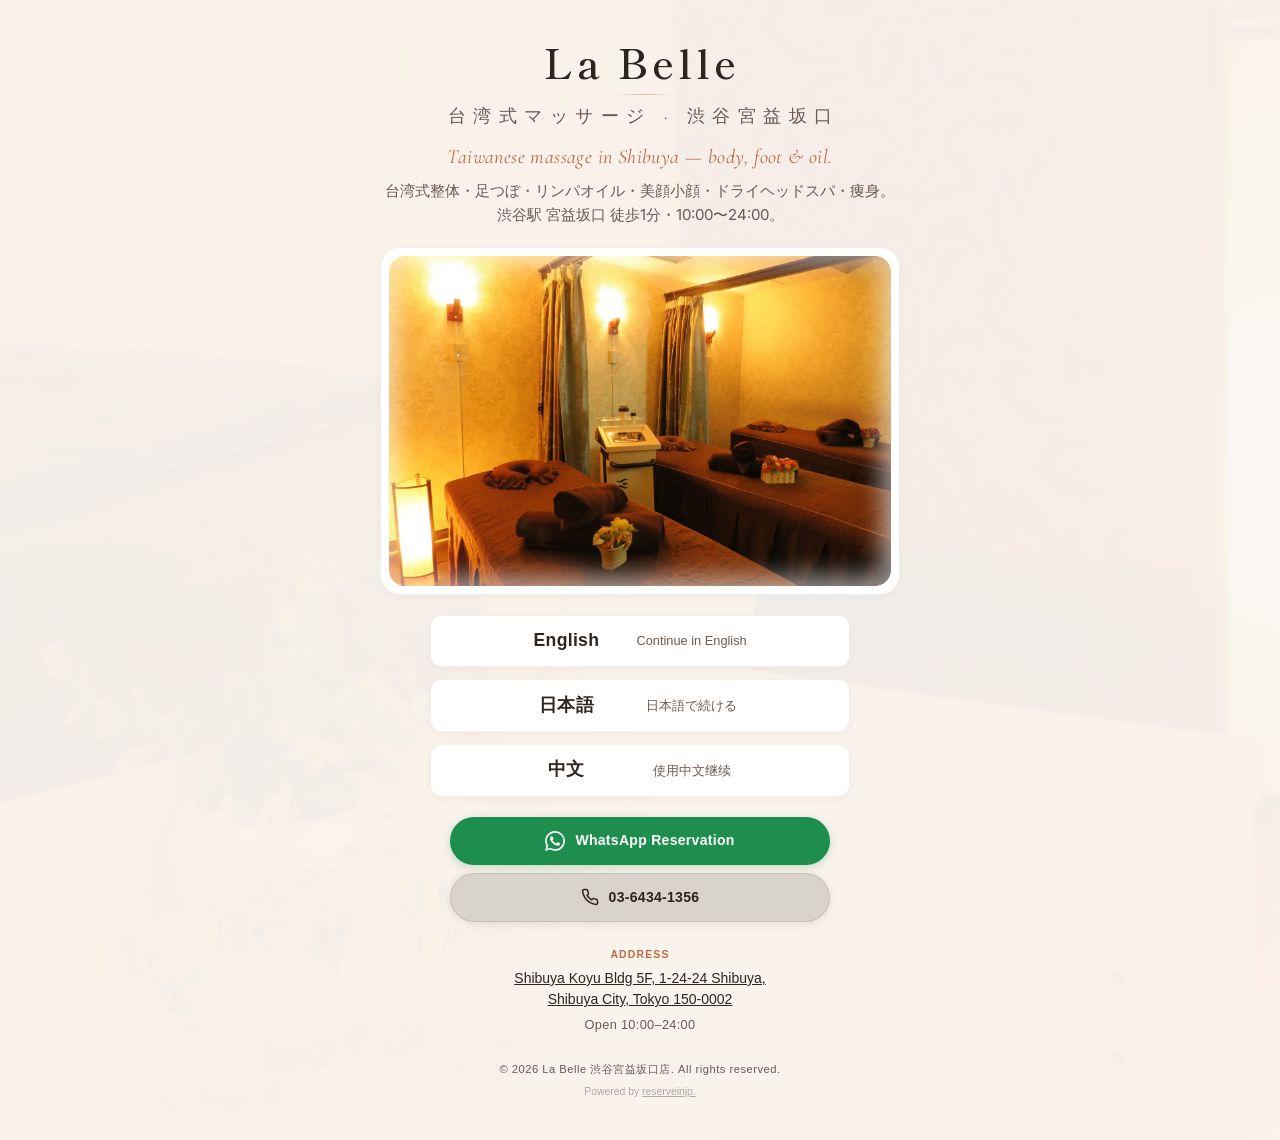
<file: la-belle/landing.html>
<!DOCTYPE html>
<html lang="en">
<head>
  <meta charset="UTF-8">
  <meta name="viewport" content="width=device-width, initial-scale=1.0">
  <meta name="description" content="La Belle (ラ・ベル) — Taiwanese massage in Shibuya Miyamasuzaka. Body care, foot reflexology, lymph oil, facial, dry head spa & slimming.">
  <title>La Belle 渋谷宮益坂口店 | Taiwanese Massage</title>
  <link rel="preconnect" href="https://fonts.googleapis.com">
  <link rel="preconnect" href="https://fonts.gstatic.com" crossorigin>
  <link href="https://fonts.googleapis.com/css2?family=Cormorant+Garamond:ital,wght@0,400;0,500;1,400&family=Shippori+Mincho:wght@400;500;600&family=Inter:wght@400;500&display=swap" rel="stylesheet">
  <link rel="stylesheet" href="styles.css">
</head>
<body>
  <main class="lang-landing">
    <div class="lang-landing-bg"></div>
    <div class="lang-landing-content">
      <div class="lang-brand-header">
        <h1 class="lang-brand-name">
          <span class="lang-brand-mark">La Belle</span>
          <span class="lang-brand-romaji">台湾式マッサージ · 渋谷宮益坂口</span>
        </h1>
        <p class="lang-brand-tagline">Taiwanese massage in Shibuya — body, foot &amp; oil.</p>
        <p class="lang-brand-sub">台湾式整体・足つぼ・リンパオイル・美顔小顔・ドライヘッドスパ・痩身。<br>渋谷駅 宮益坂口 徒歩1分・10:00〜24:00。</p>
      </div>

      <div class="lang-store-info">
        <div class="lang-store-card">
          <div class="lang-store-image">
            <img src="assets/images/hero-1.webp" alt="La Belle 渋谷宮益坂口店" loading="lazy">
          </div>
        </div>
      </div>

      <div class="lang-cards">
        <a href="en/index.html" class="lang-card" aria-label="Choose English">
          <span class="lang-card-name">English</span>
          <span class="lang-card-desc">Continue in English</span>
        </a>
        <a href="jp/index.html" class="lang-card" aria-label="日本語を選択">
          <span class="lang-card-name">日本語</span>
          <span class="lang-card-desc">日本語で続ける</span>
        </a>
        <a href="cn/index.html" class="lang-card" aria-label="选择中文">
          <span class="lang-card-name">中文</span>
          <span class="lang-card-desc">使用中文继续</span>
        </a>
      </div>

      <div class="lang-buttons">
        <a href="booking.html" class="lang-btn-whatsapp">
          <svg class="lang-whatsapp-icon" viewBox="0 0 24 24" xmlns="http://www.w3.org/2000/svg">
            <path d="M17.472 14.382c-.297-.149-1.758-.867-2.03-.967-.273-.099-.471-.148-.67.15-.197.297-.767.966-.94 1.164-.173.199-.347.223-.644.075-.297-.15-1.255-.463-2.39-1.475-.884-.788-1.48-1.761-1.653-2.059-.173-.297-.018-.458.13-.606.134-.133.298-.347.446-.52.149-.174.198-.298.298-.497.099-.198.05-.371-.025-.52-.075-.149-.669-1.612-.916-2.207-.242-.579-.487-.5-.669-.51-.173-.008-.371-.01-.57-.01-.198 0-.52.074-.792.372-.272.297-1.04 1.016-1.04 2.479 0 1.462 1.065 2.875 1.213 3.074.149.198 2.096 3.2 5.077 4.487.709.306 1.262.489 1.694.625.712.227 1.36.195 1.871.118.571-.085 1.758-.719 2.006-1.413.248-.694.248-1.289.173-1.413-.074-.124-.272-.198-.57-.347m-5.421 7.403h-.004a9.87 9.87 0 01-5.031-1.378l-.361-.214-3.741.982.998-3.648-.235-.374a9.86 9.86 0 01-1.51-5.26c.001-5.45 4.436-9.884 9.888-9.884 2.64 0 5.122 1.03 6.988 2.898a9.825 9.825 0 012.893 6.994c-.003 5.45-4.437 9.884-9.885 9.884m8.413-18.297A11.815 11.815 0 0012.05 0C5.495 0 .16 5.335.157 11.892c0 2.096.547 4.142 1.588 5.945L.057 24l6.305-1.654a11.882 11.882 0 005.683 1.448h.005c6.554 0 11.89-5.335 11.893-11.893a11.821 11.821 0 00-3.48-8.413Z"/>
          </svg>
          <span>WhatsApp Reservation</span>
        </a>
        <a href="tel:+81364341356" class="lang-btn-phone">
          <svg class="lang-phone-icon" viewBox="0 0 24 24" fill="none" stroke="currentColor" stroke-width="2">
            <path d="M22 16.92v3a2 2 0 01-2.18 2 19.79 19.79 0 01-8.63-3.07 19.5 19.5 0 01-6-6 19.79 19.79 0 01-3.07-8.67A2 2 0 014.11 2h3a2 2 0 012 1.72c.127.96.361 1.903.7 2.81a2 2 0 01-.45 2.11L8.09 9.91a16 16 0 006 6l1.27-1.27a2 2 0 012.11-.45c.907.339 1.85.573 2.81.7A2 2 0 0122 16.92z"/>
          </svg>
          <span>03-6434-1356</span>
        </a>
      </div>

      <div class="lang-store-addr-section">
        <span class="lang-store-label">Address</span>
        <span class="lang-store-text"><a href="https://maps.app.goo.gl/qkjrwiAqzV4mdqAc6" target="_blank" rel="noopener">Shibuya Koyu Bldg 5F, 1-24-24 Shibuya,<br>Shibuya City, Tokyo 150-0002</a></span>
        <span class="lang-store-hours">Open 10:00–24:00</span>
      </div>

      <div class="lang-footer">
        <p class="lang-footer-text">&copy; 2026 La Belle 渋谷宮益坂口店. All rights reserved.</p>
        <p class="lang-footer-powered">Powered by <a href="https://reserveinjp.com/" target="_blank" rel="noopener">reserveinjp.</a></p>
      </div>
    </div>
  </main>
</body>
</html>
</file>
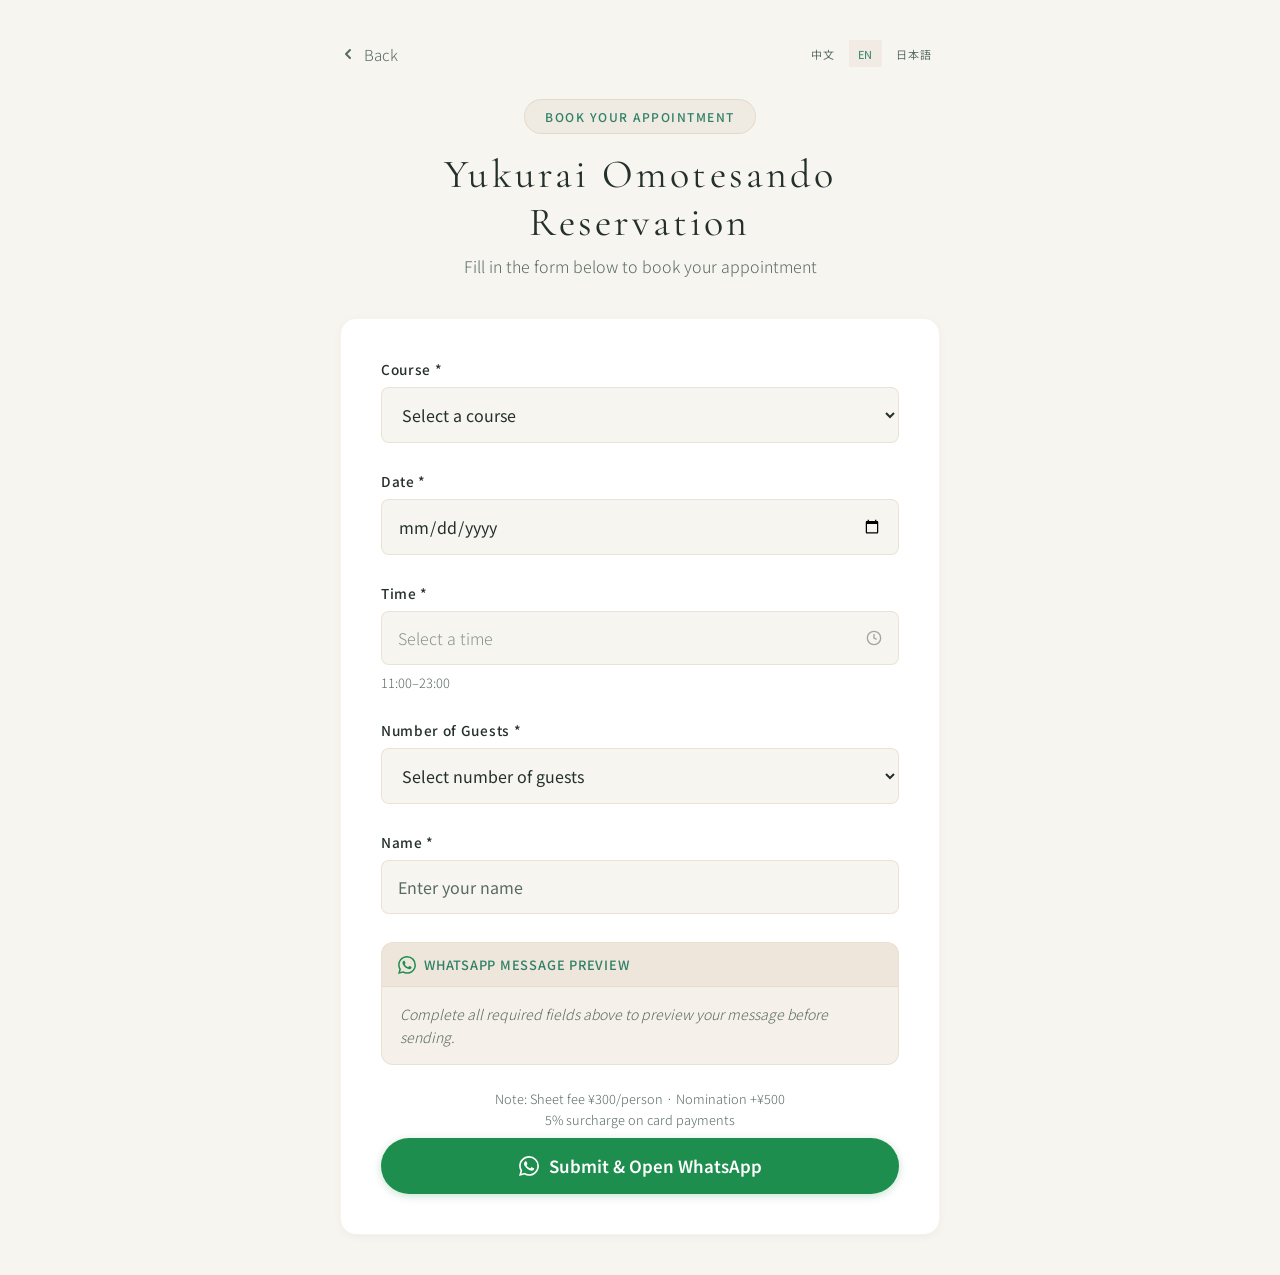
<file: yukurai/booking.html>
<!DOCTYPE html>
<html lang="en">
<head>
  <meta charset="UTF-8">
  <meta name="viewport" content="width=device-width, initial-scale=1.0">
  <meta name="description" content="Book your appointment at Yukurai (癒来) — relaxation salon in Omotesando, Tokyo">
  <title>Book Appointment — Yukurai Omotesando 癒来 表参道</title>
  <link rel="preconnect" href="https://fonts.googleapis.com">
  <link rel="preconnect" href="https://fonts.gstatic.com" crossorigin>
  <link href="https://fonts.googleapis.com/css2?family=Cormorant+Garamond:ital,wght@0,400;0,500;0,600;1,400&family=Noto+Sans+JP:wght@300;400;500&family=Noto+Sans+SC:wght@300;400;500&family=Inter:wght@300;400;500;600&display=swap" rel="stylesheet">
  <style>
    * { margin:0; padding:0; box-sizing:border-box; }
    :root{ --cream:#faf7f2; --cream-dark:#f0ebe3; --blush:#e8d5d0; --blush-deep:#d4b8b0; --charcoal:#2c2c2c; --charcoal-light:#5a5a5a; --gold:#b8956b; --gold-light:#d4b896; --white:#fff; --font-display:"Cormorant Garamond","Noto Sans JP",serif; --font-body:"Noto Sans JP","Noto Sans SC","Inter",sans-serif; }
    body{ font-family:var(--font-body); font-weight:300; background:var(--cream); color:var(--charcoal); min-height:100vh; padding:40px 20px; -webkit-font-smoothing:antialiased; }
    .booking-container{ max-width:600px; margin:0 auto; animation:fadeInUp .8s ease-out; }
    @keyframes fadeInUp{ from{opacity:0;transform:translateY(20px);} to{opacity:1;transform:translateY(0);} }
    .booking-top-bar{ display:flex; align-items:center; justify-content:space-between; gap:1rem; margin-bottom:2rem; }
    .back-link{ display:inline-flex; align-items:center; gap:8px; color:var(--charcoal-light); text-decoration:none; font-size:.95rem; transition:color .3s; }
    .back-link:hover{ color:var(--gold); }
    .lang-switch{ display:flex; align-items:center; gap:.35rem; flex-shrink:0; }
    .lang-switch button{ font-size:.6875rem; letter-spacing:.06em; color:var(--charcoal-light); padding:.35rem .55rem; border:none; border-radius:1px; background:transparent; cursor:pointer; font-family:inherit; transition:all .3s; }
    .lang-switch button:hover{ color:var(--gold); }
    .lang-switch button.active{ color:var(--gold); background:rgba(184,149,107,.1); }
    .booking-header{ text-align:center; margin-bottom:2.5rem; }
    .brand-badge{ display:inline-flex; align-items:center; background:rgba(184,149,107,.1); border:1px solid rgba(184,149,107,.2); border-radius:50px; padding:8px 20px; margin-bottom:1rem; font-size:.75rem; color:var(--gold); font-weight:500; letter-spacing:1.5px; text-transform:uppercase; }
    .booking-title{ font-family:var(--font-display); font-size:clamp(2rem,5vw,2.5rem); font-weight:400; letter-spacing:.08em; color:var(--charcoal); margin-bottom:.5rem; }
    .booking-subtitle{ font-size:1rem; color:var(--charcoal-light); font-weight:300; }
    .booking-card{ background:var(--white); border:1px solid rgba(184,149,107,.12); border-radius:16px; padding:2.5rem; box-shadow:0 2px 8px rgba(0,0,0,.04); }
    .form-group{ margin-bottom:1.75rem; }
    .form-label{ display:block; font-size:.85rem; font-weight:500; color:var(--charcoal); margin-bottom:.5rem; letter-spacing:.05em; }
    .form-input,.form-select{ width:100%; padding:14px 16px; border:1px solid rgba(184,149,107,.2); border-radius:8px; font-size:1rem; font-family:inherit; color:var(--charcoal); background:var(--cream); transition:all .3s; }
    .form-input:focus,.form-select:focus{ outline:none; border-color:var(--gold); box-shadow:0 0 0 3px rgba(184,149,107,.1); background:var(--white); }
    .form-input::placeholder{ color:var(--charcoal-light); }
    .form-hint{ font-size:.8rem; color:var(--charcoal-light); margin-top:.5rem; }
    .form-error{ color:#E74C3C; font-size:.85rem; margin-top:.5rem; display:none; }
    .form-group.error .form-error{ display:block; }
    .form-group.error .form-input,.form-group.error .form-select{ border-color:#E74C3C; }
    .form-group.error .time-picker-display{ border-color:#E74C3C; }
    .time-picker{ position:relative; }
    .time-picker-display{ display:flex; align-items:center; justify-content:space-between; cursor:pointer; user-select:none; }
    .time-placeholder{ color:var(--charcoal-light); opacity:.7; }
    .time-picker-panel{ display:none; position:absolute; top:calc(100% + 4px); left:0; right:0; background:var(--white); border:1px solid rgba(184,149,107,.2); border-radius:12px; box-shadow:0 12px 32px rgba(44,44,44,.12); z-index:200; overflow:hidden; }
    .time-picker-panel.open{ display:block; }
    .time-col-header{ display:flex; border-bottom:1px solid rgba(184,149,107,.15); background:var(--cream); }
    .time-col-header span{ flex:1; text-align:center; padding:8px; font-size:.72rem; font-weight:600; color:var(--charcoal-light); letter-spacing:.08em; text-transform:uppercase; }
    .time-cols{ display:flex; }
    .time-col{ flex:1; max-height:220px; overflow-y:auto; -webkit-overflow-scrolling:touch; }
    .time-col-sep{ width:1px; background:rgba(184,149,107,.15); }
    .time-option{ padding:12px 8px; text-align:center; cursor:pointer; font-size:1rem; transition:background .15s; }
    .time-option:hover{ background:rgba(184,149,107,.12); }
    .time-option.selected{ background:var(--gold); color:var(--white); font-weight:600; }
    .submit-button{ width:100%; padding:16px; background:#1E8E4F; color:#fff; border:none; border-radius:50px; font-size:1.05rem; font-weight:600; font-family:inherit; cursor:pointer; transition:all .3s; margin-top:.5rem; display:flex; align-items:center; justify-content:center; gap:10px; box-shadow:0 2px 8px rgba(30,142,79,.25); }
    .submit-button:hover{ background:#20A05A; transform:translateY(-2px); box-shadow:0 4px 16px rgba(30,142,79,.35); }
    .submit-button:active{ transform:translateY(0); }
    .submit-button:disabled{ opacity:.6; cursor:not-allowed; transform:none; }
    .payment-note{ font-size:.8rem; color:var(--charcoal-light); text-align:center; margin-top:1.25rem; line-height:1.6; }
    .whatsapp-icon{ width:20px; height:20px; display:inline-flex; align-items:center; justify-content:center; }
    .whatsapp-icon svg{ width:100%; height:100%; fill:currentColor; }
    .success-message{ display:none; background:rgba(39,174,96,.1); border:1px solid #27AE60; border-radius:8px; padding:1rem; margin-bottom:1.5rem; color:#27AE60; font-size:.95rem; text-align:center; }
    .success-message.show{ display:block; animation:fadeInUp .5s ease-out; }
    .additional-services{ display:none; margin-top:1.5rem; padding-top:1.5rem; border-top:1px dashed #ddd; }
    .additional-services.show{ display:block; animation:fadeIn .3s ease-out; }
    @keyframes fadeIn{ from{opacity:0;} to{opacity:1;} }
    .guest-service-row{ background:#f9f9f9; padding:1rem; border-radius:8px; margin-bottom:.75rem; }
    .guest-service-row:last-child{ margin-bottom:0; }
    .guest-label{ font-size:.85rem; color:#666; margin-bottom:.5rem; font-weight:500; }
    .guest-service-row .form-select{ background:#fff; }
    .same-package-label{ display:flex; align-items:center; gap:8px; cursor:pointer; font-weight:400; font-size:.9rem; }
    .same-package-label input[type="checkbox"]{ width:auto; margin:0; }
    .message-preview{ margin-top:.5rem; margin-bottom:1.5rem; border:1px solid rgba(184,149,107,.18); border-radius:12px; overflow:hidden; background:#f5f0ea; }
    .message-preview-header{ display:flex; align-items:center; gap:8px; padding:.75rem 1rem; background:rgba(184,149,107,.12); border-bottom:1px solid rgba(184,149,107,.12); font-size:.8rem; font-weight:500; letter-spacing:.06em; text-transform:uppercase; color:var(--gold); }
    .message-preview-icon{ width:18px; height:18px; color:#1E8E4F; flex-shrink:0; }
    .message-preview-icon svg{ width:100%; height:100%; fill:currentColor; }
    .message-preview-body{ display:none; margin:0; padding:1rem 1.1rem; font-family:inherit; font-size:.92rem; line-height:1.65; color:var(--charcoal); white-space:pre-wrap; word-break:break-word; background:#e8f5e9; border-left:3px solid #1E8E4F; }
    .message-preview-hint{ margin:0; padding:1rem 1.1rem; font-size:.88rem; line-height:1.6; color:var(--charcoal-light); font-style:italic; }
    .message-preview.ready .message-preview-body{ display:block; }
    .message-preview.ready .message-preview-hint{ display:none; }
    @media (max-width:768px){ body{ padding:20px 15px; } .booking-card{ padding:2rem 1.5rem; } .booking-top-bar{ flex-wrap:wrap; gap:.75rem; } }
    @media (max-width:568px){ .booking-card{ padding:1.75rem 1.25rem; } .form-input,.form-select{ padding:12px 14px; font-size:.95rem; } }

    /* --- per-language fonts (patch): CN uses Chinese font, JP uses Japanese font --- */
    html[lang="zh-CN"] { --font-body: "Noto Sans SC","PingFang SC","Microsoft YaHei",sans-serif; --font-display: "Cormorant Garamond","Noto Sans SC",sans-serif; }
    html[lang="ja"]    { --font-body: "Noto Sans JP","Hiragino Sans","Yu Gothic UI","Meiryo",sans-serif; --font-display: "Cormorant Garamond","Noto Sans JP",serif; }
    html[lang="zh-CN"] body, html[lang="ja"] body { font-family: var(--font-body); }
    .booking-title, .booking-subtitle, .payment-note, .form-label { text-wrap: balance; }
      /* brand accent (Yukurai jade) */
    :root{ --gold:#2f8067; --gold-light:#74b7a0; --cream:#f7f5f0; --cream-dark:#e6efe9; --charcoal:#24302b; --charcoal-light:#586b62; }

    .addons-list{display:flex;flex-direction:column;gap:.5rem;}
    .addon-item{display:flex;align-items:center;gap:.7rem;padding:.7rem .9rem;border:1px solid rgba(47,128,103,.28);border-radius:8px;cursor:pointer;font-size:.92rem;transition:border-color .2s,background .2s;}
    .addon-item input{width:16px;height:16px;flex-shrink:0;accent-color:#2f8067;margin:0;}
    .addon-item .addon-name{flex:1;}
    .addon-item .addon-price{color:var(--gold,#2f8067);font-weight:500;white-space:nowrap;}
    .addon-item:has(input:checked){border-color:var(--gold,#2f8067);background:rgba(47,128,103,.08);}
    .addon-item .addon-qty{border:1px solid rgba(47,128,103,.5);border-radius:6px;padding:3px 7px;font-size:.82rem;background:#fff;color:#25302b;flex-shrink:0;cursor:pointer;}
  </style>
</head>
<body>
  <div class="booking-container">
    <div class="booking-top-bar">
      <a href="landing.html" class="back-link" id="backLink">
        <svg width="16" height="16" viewBox="0 0 16 16" fill="none"><path d="M10 12L6 8L10 4" stroke="currentColor" stroke-width="2" stroke-linecap="round" stroke-linejoin="round"/></svg>
        <span id="backLinkText">Back</span>
      </a>
      <div class="lang-switch" role="group" aria-label="Language">
        <button type="button" data-lang="cn">中文</button>
        <button type="button" data-lang="en" class="active">EN</button>
        <button type="button" data-lang="jp">日本語</button>
      </div>
    </div>

    <div class="booking-header">
      <div class="brand-badge" id="brandBadge">BOOK YOUR APPOINTMENT</div>
      <h1 class="booking-title" id="bookingTitle">Yukurai Reservation</h1>
      <p class="booking-subtitle" id="bookingSubtitle">Fill in the form below to book your appointment</p>
    </div>

    <div class="booking-card">
      <div class="success-message" id="successMessage"></div>
      <form id="bookingForm">
        <div class="form-group" id="serviceGroup">
          <label for="service" class="form-label" id="labelService">Course *</label>
          <select id="service" name="service" class="form-select" required></select>
          <div class="form-error" id="errorService">Please select a course</div>
        </div>
        <div class="form-group" id="dateGroup">
          <label for="date" class="form-label" id="labelDate">Date *</label>
          <input type="date" id="date" name="date" class="form-input" required>
          <div class="form-error" id="errorDate">Please select a date</div>
        </div>
        <div class="form-group" id="timeGroup">
          <label class="form-label" id="labelTime">Time *</label>
          <div class="time-picker" id="timePicker">
            <div class="time-picker-display form-input" id="timePickerDisplay">
              <span id="timePickerText" class="time-placeholder">Select a time</span>
              <svg width="16" height="16" viewBox="0 0 24 24" fill="none" stroke="currentColor" stroke-width="2" aria-hidden="true" style="opacity:.4;flex-shrink:0"><circle cx="12" cy="12" r="10"/><polyline points="12 6 12 12 16 14"/></svg>
            </div>
            <div class="time-picker-panel" id="timePickerPanel">
              <div class="time-col-header"><span id="hourColHeader">Hour</span><span id="minuteColHeader">Min</span></div>
              <div class="time-cols"><div class="time-col" id="hourCol"></div><div class="time-col-sep"></div><div class="time-col" id="minuteCol"></div></div>
            </div>
          </div>
          <input type="hidden" id="time" name="time" required>
          <div class="form-hint" id="hintTime"></div>
          <div class="form-error" id="errorTime">Please select a time</div>
        </div>
        <div class="form-group" id="guestsGroup">
          <label for="guests" class="form-label" id="labelGuests">Number of Guests *</label>
          <select id="guests" name="guests" class="form-select" required></select>
          <div class="form-error" id="errorGuests">Please select number of guests</div>
        </div>
        <div class="form-group" id="nameGroup">
          <label for="name" class="form-label" id="labelName">Name *</label>
          <input type="text" id="name" name="name" class="form-input" placeholder="Enter your name" required>
          <div class="form-error" id="errorName">Please enter your name</div>
        </div>
        <div class="form-group" id="samePackageGroup" style="display:none;">
          <label class="same-package-label"><input type="checkbox" id="samePackage" name="samePackage" checked><span id="samePackageText">All guests choose the same course</span></label>
        </div>
        <div class="additional-services" id="additionalServices">
          <h4 id="additionalServicesTitle" style="font-size:1rem;color:#2f8067;margin-bottom:1rem;">Additional Guests' Courses (if different)</h4>
          <div id="additionalServicesContainer"></div>
        </div>
        <!-- オプション(附加项目) 暂时隐藏 — 如需恢复，取消本段注释即可
        <div class="form-group" id="addonsGroup">
          <label class="form-label" id="labelAddons">Add-ons (optional)</label>
          <div class="addons-list" id="addonsList"></div>
        </div>
        -->

        <div class="message-preview" id="messagePreview">
          <div class="message-preview-header">
            <span class="message-preview-icon"><svg viewBox="0 0 24 24"><path d="M17.472 14.382c-.297-.149-1.758-.867-2.03-.967-.273-.099-.471-.148-.67.15-.197.297-.767.966-.94 1.164-.173.199-.347.223-.644.075-.297-.15-1.255-.463-2.39-1.475-.884-.788-1.48-1.761-1.653-2.059-.173-.297-.018-.458.13-.606.134-.133.298-.347.446-.52.149-.174.198-.298.298-.497.099-.198.05-.371-.025-.52-.075-.149-.669-1.612-.916-2.207-.242-.579-.487-.5-.669-.51-.173-.008-.371-.01-.57-.01-.198 0-.52.074-.792.372-.272.297-1.04 1.016-1.04 2.479 0 1.462 1.065 2.875 1.213 3.074.149.198 2.096 3.2 5.077 4.487.709.306 1.262.489 1.694.625.712.227 1.36.195 1.871.118.571-.085 1.758-.719 2.006-1.413.248-.694.248-1.289.173-1.413-.074-.124-.272-.198-.57-.347m-5.421 7.403h-.004a9.87 9.87 0 01-5.031-1.378l-.361-.214-3.741.982.998-3.648-.235-.374a9.86 9.86 0 01-1.51-5.26c.001-5.45 4.436-9.884 9.888-9.884 2.64 0 5.122 1.03 6.988 2.898a9.825 9.825 0 012.893 6.994c-.003 5.45-4.437 9.884-9.885 9.884m8.413-18.297A11.815 11.815 0 0012.05 0C5.495 0 .16 5.335.157 11.892c0 2.096.547 4.142 1.588 5.945L.057 24l6.305-1.654a11.882 11.882 0 005.683 1.448h.005c6.554 0 11.89-5.335 11.893-11.893a11.821 11.821 0 00-3.48-8.413Z"/></svg></span>
            <span id="previewTitle">Message Preview</span>
          </div>
          <pre class="message-preview-body" id="previewBody"></pre>
          <p class="message-preview-hint" id="previewHint">Complete the form above to preview your WhatsApp message.</p>
        </div>
        <p class="payment-note" id="paymentNote"></p>
        <button type="submit" class="submit-button" id="submitButton">
          <span class="whatsapp-icon"><svg viewBox="0 0 24 24"><path d="M17.472 14.382c-.297-.149-1.758-.867-2.03-.967-.273-.099-.471-.148-.67.15-.197.297-.767.966-.94 1.164-.173.199-.347.223-.644.075-.297-.15-1.255-.463-2.39-1.475-.884-.788-1.48-1.761-1.653-2.059-.173-.297-.018-.458.13-.606.134-.133.298-.347.446-.52.149-.174.198-.298.298-.497.099-.198.05-.371-.025-.52-.075-.149-.669-1.612-.916-2.207-.242-.579-.487-.5-.669-.51-.173-.008-.371-.01-.57-.01-.198 0-.52.074-.792.372-.272.297-1.04 1.016-1.04 2.479 0 1.462 1.065 2.875 1.213 3.074.149.198 2.096 3.2 5.077 4.487.709.306 1.262.489 1.694.625.712.227 1.36.195 1.871.118.571-.085 1.758-.719 2.006-1.413.248-.694.248-1.289.173-1.413-.074-.124-.272-.198-.57-.347m-5.421 7.403h-.004a9.87 9.87 0 01-5.031-1.378l-.361-.214-3.741.982.998-3.648-.235-.374a9.86 9.86 0 01-1.51-5.26c.001-5.45 4.436-9.884 9.888-9.884 2.64 0 5.122 1.03 6.988 2.898a9.825 9.825 0 012.893 6.994c-.003 5.45-4.437 9.884-9.885 9.884m8.413-18.297A11.815 11.815 0 0012.05 0C5.495 0 .16 5.335.157 11.892c0 2.096.547 4.142 1.588 5.945L.057 24l6.305-1.654a11.882 11.882 0 005.683 1.448h.005c6.554 0 11.89-5.335 11.893-11.893a11.821 11.821 0 00-3.48-8.413Z"/></svg></span>
          <span id="submitButtonText">Submit &amp; Open WhatsApp</span>
        </button>
      </form>
    </div>
  </div>

  <script>
    var WHATSAPP_NUMBER = '85290744644';
    // Backup-number switch: read whatsapp-config.json (same folder); fall back to the number above.
    fetch('whatsapp-config.json', { cache: 'no-store' })
      .then(function (r) { return r.json(); })
      .then(function (c) { var num = c && c[c.use]; if (num && /^\d{8,15}$/.test(num)) WHATSAPP_NUMBER = num; })
      .catch(function () {});
    var currentLang = 'en';
    var serviceInfo = {"Body 30min":4000,"Body 60min":7000,"Body 90min":10000,"Foot 30min":4000,"Foot 40min":5000,"Foot 60min":7500,"Oil Lymph 30min":4500,"Oil Lymph 60min":8500,"Oil Lymph 90min":12500,"Kampo Oil 60min":10000,"Kampo Oil 90min":14000,"Kampo Oil 120min":17000,"Slimming Hyper 60min":15000,"Slimming Hyper 90min":20000,"3D Small Face 30min":5500,"Korean Kogel 40min":7500,"Machine 3D Small Face 60min":14500};
    var serviceOptions = [
      {"group":"body","label":{"jp":"整体・足裏","en":"Body & Foot","cn":"整体・脚底"},"items":[
        {"value":"Body 30min","jp":"整体 30分","en":"Body Care 30 min","cn":"整体 30分","price":4000},
        {"value":"Body 60min","jp":"整体 60分","en":"Body Care 60 min","cn":"整体 60分","price":7000},
        {"value":"Body 90min","jp":"整体 90分","en":"Body Care 90 min","cn":"整体 90分","price":10000},
        {"value":"Foot 30min","jp":"足裏 30分","en":"Foot 30 min","cn":"脚底 30分","price":4000},
        {"value":"Foot 40min","jp":"足裏 40分","en":"Foot 40 min","cn":"脚底 40分","price":5000},
        {"value":"Foot 60min","jp":"足裏 60分","en":"Foot 60 min","cn":"脚底 60分","price":7500}
      ]},
      {"group":"oil","label":{"jp":"オイルリンパ・漢方オイル","en":"Oil Lymph & Kampo Oil","cn":"精油淋巴・汉方精油"},"items":[
        {"value":"Oil Lymph 30min","jp":"オイルリンパ 30分","en":"Oil Lymph 30 min","cn":"精油淋巴 30分","price":4500},
        {"value":"Oil Lymph 60min","jp":"オイルリンパ 60分","en":"Oil Lymph 60 min","cn":"精油淋巴 60分","price":8500},
        {"value":"Oil Lymph 90min","jp":"オイルリンパ 90分","en":"Oil Lymph 90 min","cn":"精油淋巴 90分","price":12500},
        {"value":"Kampo Oil 60min","jp":"漢方オイル 60分（No.1）","en":"Kampo Oil 60 min (No.1)","cn":"汉方精油 60分（No.1）","price":10000},
        {"value":"Kampo Oil 90min","jp":"漢方オイル 90分","en":"Kampo Oil 90 min","cn":"汉方精油 90分","price":14000},
        {"value":"Kampo Oil 120min","jp":"漢方オイル 120分","en":"Kampo Oil 120 min","cn":"汉方精油 120分","price":17000}
      ]},
      {"group":"slim","label":{"jp":"痩身ハイパー","en":"Hyper Slimming","cn":"瘦身强化"},"items":[
        {"value":"Slimming Hyper 60min","jp":"痩身ハイパー 60分","en":"Hyper Slimming 60 min","cn":"瘦身强化 60分","price":15000},
        {"value":"Slimming Hyper 90min","jp":"痩身ハイパー 90分","en":"Hyper Slimming 90 min","cn":"瘦身强化 90分","price":20000}
      ]},
      {"group":"face","label":{"jp":"小顔矯正","en":"Small-Face Sculpting","cn":"小脸矫正"},"items":[
        {"value":"3D Small Face 30min","jp":"立体小顔 30分","en":"3D Small Face 30 min","cn":"立体小脸 30分","price":5500},
        {"value":"Korean Kogel 40min","jp":"韓国コルギ 40分","en":"Korean Kogol 40 min","cn":"韩国骨气 40分","price":7500},
        {"value":"Machine 3D Small Face 60min","jp":"マシン立体小顔 60分","en":"Machine 3D Small Face 60 min","cn":"仪器立体小脸 60分","price":14500}
      ]}
    ];
    var ADDONS = [
      {"value":"Head Spa +15min","jp":"ヘッドスパ 15分","en":"Head Spa +15 min","cn":"头部SPA 15分","price":2500},
      {"value":"Oil Hand Care +15min","jp":"オイルハンドケア 15分","en":"Oil Hand Care +15 min","cn":"精油手部护理 15分","price":2500},
      {"value":"Oil Foot Care +20min","jp":"オイルフットケア 20分","en":"Oil Foot Care +20 min","cn":"精油足部护理 20分","price":3000},
      {"value":"Oil Neck Care +15min","jp":"オイルネックケア 15分","en":"Oil Neck Care +15 min","cn":"精油颈部护理 15分","price":2500},
      {"value":"Nomination","jp":"指名","en":"Nomination","cn":"指名","price":500}
    ];
    var ADDON_LABEL = {"jp":"オプション（任意）","en":"Options (optional)","cn":"附加项目（可选）"};
    var ADDON_WA = {"jp":"オプション","en":"Options","cn":"附加项目"};
    function buildAddonsHTML(){
      var guests=parseInt((document.getElementById('guests')||{}).value)||1;
      var prev={}; document.querySelectorAll('#addonsList .addon-item').forEach(function(li){ var cb=li.querySelector('input[name="addon"]'), q=li.querySelector('.addon-qty'); if(cb){ prev[cb.value]={checked:cb.checked, qty:(q?parseInt(q.value)||1:1)}; } });
      return ADDONS.map(function(a){
        var st=prev[a.value]||{checked:false,qty:1}; var qty=Math.min(st.qty||1,guests)||1; var qsel='';
        if(guests>1){ var o=''; for(var i=1;i<=guests;i++){ o+='<option value="'+i+'"'+(i===qty?' selected':'')+'>×'+i+'</option>'; } qsel='<select class="addon-qty" onclick="event.stopPropagation()"'+(st.checked?'':' style="display:none"')+'>'+o+'</select>'; }
        return '<label class="addon-item"><input type="checkbox" name="addon" value="'+a.value+'"'+(st.checked?' checked':'')+'><span class="addon-name">'+a[currentLang]+'</span>'+qsel+'<span class="addon-price">+¥'+a.price.toLocaleString()+'</span></label>';
      }).join('');
    }
    var OPEN_HOURS = [11,12,13,14,15,16,17,18,19,20,21,22];
    var LATE = null;
    var SHOP = {"jp":"癒来 表参道店","en":"Yukurai Omotesando","cn":"Yukurai 癒来 表参道店"};
    var HOURS = {"jp":"11:00〜23:00","en":"11:00–23:00","cn":"11:00〜23:00"};
    var PAYNOTE = {"jp":"※シーツ代 お一人様300円・ご指名は別途500円<br>カード決済は別途5%の手数料","en":"Note: Sheet fee ¥300/person · Nomination +¥500<br>5% surcharge on card payments","cn":"注：床单费300日元/人、指名费另收500日元<br>刷卡另收5%手续费。"};
    var SHEET_FEE = 300;
    var SHEET_LABEL = {"jp":"シーツ代","en":"Sheet fee","cn":"床单费"};

    var i18n = {
      en:{ htmlLang:'en', title:'Book Appointment — '+SHOP.en, backLink:'Back', brandBadge:'BOOK YOUR APPOINTMENT', bookingTitle:SHOP.en+' Reservation', bookingSubtitle:'Fill in the form below to book your appointment', successMessage:'Your booking information has been prepared. You will be redirected to WhatsApp shortly...', labelService:'Course *', labelDate:'Date *', labelTime:'Time *', labelGuests:'Number of Guests *', labelName:'Name *', errorService:'Please select a course', errorDate:'Please select a date', errorTime:'Please select a time', errorGuests:'Please select number of guests', errorName:'Please enter your name', namePlaceholder:'Enter your name', samePackageText:'All guests choose the same course', additionalServicesTitle:"Additional Guests' Courses (if different)", submitButton:'Submit & Open WhatsApp', redirecting:'Redirecting...', previewTitle:'WhatsApp Message Preview', previewHint:'Complete all required fields above to preview your message before sending.', selectCourse:'Select a course', timePlaceholder:'Select a time', hourLabel:'Hour', minuteLabel:'Min', selectGuests:'Select number of guests', guestLabel:'Guest', waIntro:'Hello, I would like to make a reservation at '+SHOP.en+'.\n\n', waName:'Name', waDate:'Date', waTime:'Time', waGuests:'Number of Guests', waMainGuest:'Main Guest', waSameCourse:'All guests choose the same course', waGuest:'Guest', waTotal:'Total', waLate:'late-night rate', dateLocale:'en-US' },
      jp:{ htmlLang:'ja', title:'ご予約 — '+SHOP.jp, backLink:'戻る', brandBadge:'ご予約', bookingTitle:SHOP.jp+' ご予約フォーム', bookingSubtitle:'以下のフォームにご記入のうえ、ご予約ください', successMessage:'予約内容を作成しました。まもなく WhatsApp へ移動します…', labelService:'コース *', labelDate:'日付 *', labelTime:'時間 *', labelGuests:'人数 *', labelName:'お名前 *', errorService:'コースを選択してください', errorDate:'日付を選択してください', errorTime:'時間を選択してください', errorGuests:'人数を選択してください', errorName:'お名前を入力してください', namePlaceholder:'お名前を入力', samePackageText:'全員同じコースを選択', additionalServicesTitle:'追加ゲストのコース（異なる場合）', submitButton:'送信して WhatsApp を開く', redirecting:'移動中…', previewTitle:'WhatsApp メッセージプレビュー', previewHint:'送信前に内容を確認するため、上記の必須項目をすべて入力してください。', selectCourse:'コースを選択', timePlaceholder:'時間を選択', hourLabel:'時', minuteLabel:'分', selectGuests:'人数を選択', guestLabel:'ゲスト', waIntro:'こんにちは、'+SHOP.jp+'のご予約を希望します。\n\n', waName:'お名前', waDate:'日付', waTime:'時間', waGuests:'人数', waMainGuest:'代表者', waSameCourse:'全員同じコース', waGuest:'ゲスト', waTotal:'合計', waLate:'深夜料金', dateLocale:'ja-JP' },
      cn:{ htmlLang:'zh-CN', title:'预约 — '+SHOP.cn, backLink:'返回', brandBadge:'在线预约', bookingTitle:SHOP.cn+' 预约表单', bookingSubtitle:'请填写以下信息完成预约', successMessage:'预约信息已生成，即将跳转至 WhatsApp…', labelService:'项目 *', labelDate:'日期 *', labelTime:'时间 *', labelGuests:'人数 *', labelName:'姓名 *', errorService:'请选择项目', errorDate:'请选择日期', errorTime:'请选择时间', errorGuests:'请选择人数', errorName:'请输入姓名', namePlaceholder:'请输入您的姓名', samePackageText:'所有客人都选择相同项目', additionalServicesTitle:'其他客人的项目（如不同）', submitButton:'提交并打开 WhatsApp', redirecting:'跳转中…', previewTitle:'WhatsApp 消息预览', previewHint:'请先填写上方所有必填项，即可在发送前预览消息内容。', selectCourse:'请选择项目', timePlaceholder:'请选择时间', hourLabel:'时', minuteLabel:'分', selectGuests:'请选择人数', guestLabel:'客人', waIntro:'您好，我想预约'+SHOP.cn+'。\n\n', waName:'姓名', waDate:'日期', waTime:'时间', waGuests:'人数', waMainGuest:'主预约人', waSameCourse:'所有客人都选择相同项目', waGuest:'客人', waTotal:'合计', waLate:'深夜价格', dateLocale:'zh-CN' }
    };

    function t(k){ return i18n[currentLang][k]; }
    function itemName(item){ return item[currentLang]; }
    function formatOptionLabel(item){ return item[currentLang] + ' — ¥' + item.price.toLocaleString(); }
    function groupLabel(g){ return g.label[currentLang]; }

    function buildServiceOptionsHTML(selectedValue){
      var html = '<option value="">' + t('selectCourse') + '</option>';
      serviceOptions.forEach(function(group){
        html += '<optgroup label="' + groupLabel(group) + '">';
        group.items.forEach(function(item){
          var sel = item.value === selectedValue ? ' selected' : '';
          html += '<option value="' + item.value + '"' + sel + '>' + formatOptionLabel(item) + '</option>';
        });
        html += '</optgroup>';
      });
      return html;
    }
    function buildGuestsOptionsHTML(selectedValue){
      var html = '<option value="">' + t('selectGuests') + '</option>';
      for (var i=1;i<=4;i++){
        var label = currentLang==='jp' ? (i+'名') : (currentLang==='cn' ? (i+' 人') : (i+' Guest'+(i>1?'s':'')));
        var sel = String(i)===selectedValue ? ' selected' : '';
        html += '<option value="'+i+'"'+sel+'>'+label+'</option>';
      }
      return html;
    }
    function padTimeUnit(n){ return n<10?'0'+n:String(n); }
    var timePickerState = { selH:null, selM:null };
    function updateTimePickerLabels(){
      document.getElementById('hourColHeader').textContent = t('hourLabel');
      document.getElementById('minuteColHeader').textContent = t('minuteLabel');
      var textEl = document.getElementById('timePickerText');
      if (!document.getElementById('time').value){ textEl.textContent = t('timePlaceholder'); textEl.classList.add('time-placeholder'); }
    }
    function initTimePicker(){
      var display=document.getElementById('timePickerDisplay'), panel=document.getElementById('timePickerPanel'), textEl=document.getElementById('timePickerText'), hourCol=document.getElementById('hourCol'), minCol=document.getElementById('minuteCol'), hidden=document.getElementById('time');
      if(!display||!panel||!hourCol||!minCol||!hidden) return;
      var HRS = OPEN_HOURS.slice();
      var MIN=[0,5,10,15,20,25,30,35,40,45,50,55];
      HRS.forEach(function(h){ var hs=padTimeUnit(h); var d=document.createElement('div'); d.className='time-option'; d.textContent=hs; d.addEventListener('click',function(e){ e.stopPropagation(); hourCol.querySelectorAll('.time-option').forEach(function(o){o.classList.remove('selected');}); d.classList.add('selected'); timePickerState.selH=hs; commit(); }); hourCol.appendChild(d); });
      MIN.forEach(function(m){ var ms=padTimeUnit(m); var d=document.createElement('div'); d.className='time-option'; d.textContent=ms; d.addEventListener('click',function(e){ e.stopPropagation(); minCol.querySelectorAll('.time-option').forEach(function(o){o.classList.remove('selected');}); d.classList.add('selected'); timePickerState.selM=ms; commit(); }); minCol.appendChild(d); });
      function commit(){ if(timePickerState.selH===null||timePickerState.selM===null) return; hidden.value=timePickerState.selH+':'+timePickerState.selM; textEl.textContent=hidden.value; textEl.classList.remove('time-placeholder'); document.getElementById('timeGroup').classList.remove('error'); setTimeout(function(){panel.classList.remove('open');},250); updateMessagePreview(); }
      display.addEventListener('click',function(e){ e.stopPropagation(); panel.classList.toggle('open'); });
      panel.addEventListener('click',function(e){ e.stopPropagation(); });
      document.addEventListener('click',function(){ panel.classList.remove('open'); });
    }
    function getInitialLang(){
      var p=new URLSearchParams(window.location.search); var lang=p.get('lang');
      if(lang==='cn'||lang==='jp'||lang==='en') return lang;
      var ref=document.referrer;
      if(ref.indexOf('/cn/')!==-1) return 'cn';
      if(ref.indexOf('/jp/')!==-1) return 'jp';
      if(ref.indexOf('/en/')!==-1) return 'en';
      return 'en';
    }
    function applyLang(lang){
      currentLang=lang; var o=i18n[lang];
      var sv=document.getElementById('service').value, gv=document.getElementById('guests').value;
      document.documentElement.lang=o.htmlLang; document.title=o.title;
      document.getElementById('backLinkText').textContent=o.backLink;
      document.getElementById('backLink').setAttribute('href', lang+'/index.html');
      document.getElementById('brandBadge').textContent=o.brandBadge;
      document.getElementById('bookingTitle').textContent=o.bookingTitle;
      document.getElementById('bookingSubtitle').textContent=o.bookingSubtitle;
      document.getElementById('successMessage').textContent=o.successMessage;
      document.getElementById('labelService').textContent=o.labelService;
      document.getElementById('labelDate').textContent=o.labelDate;
      document.getElementById('labelTime').textContent=o.labelTime;
      document.getElementById('labelGuests').textContent=o.labelGuests;
      document.getElementById('labelName').textContent=o.labelName;
      document.getElementById('hintTime').textContent=HOURS[lang];
      document.getElementById('errorService').textContent=o.errorService;
      document.getElementById('errorDate').textContent=o.errorDate;
      document.getElementById('errorTime').textContent=o.errorTime;
      document.getElementById('errorGuests').textContent=o.errorGuests;
      document.getElementById('errorName').textContent=o.errorName;
      document.getElementById('name').placeholder=o.namePlaceholder;
      document.getElementById('samePackageText').textContent=o.samePackageText;
      document.getElementById('additionalServicesTitle').textContent=o.additionalServicesTitle;
      document.getElementById('submitButtonText').textContent=o.submitButton;
      document.getElementById('paymentNote').innerHTML=PAYNOTE[lang];
      document.getElementById('previewTitle').textContent=o.previewTitle;
      document.getElementById('previewHint').textContent=o.previewHint;
      document.getElementById('service').innerHTML=buildServiceOptionsHTML(sv);
      var _al=document.getElementById('addonsList'); if(_al) _al.innerHTML=buildAddonsHTML();
      var _all=document.getElementById('labelAddons'); if(_all) _all.textContent=ADDON_LABEL[lang];
      document.getElementById('guests').innerHTML=buildGuestsOptionsHTML(gv);
      updateTimePickerLabels();
      document.querySelectorAll('.lang-switch button').forEach(function(btn){ btn.classList.toggle('active', btn.getAttribute('data-lang')===lang); });
      var url=new URL(window.location.href); url.searchParams.set('lang',lang); history.replaceState(null,'',url);
      updateAdditionalServices(); updateMessagePreview();
    }
    var dateInput=document.getElementById('date');
    dateInput.setAttribute('min', new Date().toISOString().split('T')[0]);
    initTimePicker();
    applyLang(getInitialLang());
    document.querySelectorAll('.lang-switch button').forEach(function(btn){ btn.addEventListener('click',function(){ applyLang(this.getAttribute('data-lang')); }); });
    (function(){ var p=new URLSearchParams(window.location.search); var svc=p.get('service'); if(svc){ var sel=document.getElementById('service'); for(var i=0;i<sel.options.length;i++){ if(sel.options[i].value===svc){ sel.options[i].selected=true; break; } } } updateMessagePreview(); })();
    function isLateTime(ts){ if(!LATE||!ts) return false; var h=parseInt(ts.split(':')[0],10); return h>=LATE.fromHour || h<6; }
    function servicePrice(service, ts){ var p = serviceInfo[service] || 0; if(p && isLateTime(ts)) p += LATE.add; return p; }
    document.getElementById('guests').addEventListener('change', updateAdditionalServices);
    document.getElementById('samePackage').addEventListener('change', updateAdditionalServices);
    document.getElementById('guests').addEventListener('change', function(){ var _a=document.getElementById('addonsList'); if(_a){ _a.innerHTML=buildAddonsHTML(); } });
    var _addonsListEl=document.getElementById('addonsList'); if(_addonsListEl) _addonsListEl.addEventListener('change', function(e){ if(e.target&&e.target.name==='addon'){ var li=e.target.closest('.addon-item'); var q=li&&li.querySelector('.addon-qty'); if(q){ q.style.display=e.target.checked?'':'none'; } } });
    function updateAdditionalServices(){
      var guests=document.getElementById('guests').value, add=document.getElementById('additionalServices'), cont=document.getElementById('additionalServicesContainer'), spg=document.getElementById('samePackageGroup'), spc=document.getElementById('samePackage'), ss=document.getElementById('service');
      if(!guests||guests==='1'){ add.classList.remove('show'); cont.innerHTML=''; spg.style.display='none'; updateMessagePreview(); return; }
      spg.style.display='block';
      if(spc.checked){ add.classList.remove('show'); cont.innerHTML=''; updateMessagePreview(); return; }
      var n=parseInt(guests)-1, html='';
      for(var i=1;i<=n;i++){ var gn=i+1; var lbl = currentLang==='jp'?(t('guestLabel')+gn+'人目'):(currentLang==='cn'?(t('guestLabel')+gn):(t('guestLabel')+' '+gn)); html += '<div class="guest-service-row"><div class="guest-label">'+lbl+'</div><select name="guest'+i+'Service" class="form-select">'+ss.innerHTML+'</select></div>'; }
      cont.innerHTML=html; add.classList.add('show'); updateMessagePreview();
    }
    function isFormComplete(){ return document.getElementById('name').value.trim() && document.getElementById('date').value && document.getElementById('time').value && document.getElementById('guests').value && document.getElementById('service').value; }
    function validateForm(){ var ok=true; document.querySelectorAll('.form-group').forEach(function(g){g.classList.remove('error');}); if(!document.getElementById('name').value.trim()){document.getElementById('nameGroup').classList.add('error');ok=false;} if(!document.getElementById('date').value){document.getElementById('dateGroup').classList.add('error');ok=false;} if(!document.getElementById('time').value){document.getElementById('timeGroup').classList.add('error');ok=false;} if(!document.getElementById('guests').value){document.getElementById('guestsGroup').classList.add('error');ok=false;} if(!document.getElementById('service').value){document.getElementById('serviceGroup').classList.add('error');ok=false;} return ok; }
    function formatDate(ds){ var d=new Date(ds+'T00:00:00'); return d.toLocaleDateString(t('dateLocale'),{year:'numeric',month:'long',day:'numeric'}); }
    function buildWhatsAppMessageText(fd){
      var name=fd.get('name'), date=formatDate(fd.get('date')), time=fd.get('time'), guests=fd.get('guests'), main=fd.get('service');
      var late=isLateTime(time), rateLabel = late ? ' ['+t('waLate')+']' : '';
      var mainPrice=servicePrice(main, time);
      var m=t('waIntro');
      m+=t('waName')+': '+name+'\n';
      m+=t('waDate')+': '+date+'\n';
      m+=t('waTime')+': '+time+rateLabel+'\n';
      m+=t('waGuests')+': '+guests+'\n';
      m+=t('waMainGuest')+': '+main+' (¥'+mainPrice.toLocaleString()+')\n';
      var gc=parseInt(guests), same=fd.get('samePackage')==='on';
      if(same&&gc>1){ m+=t('waSameCourse')+'\n'; }
      else { for(var i=1;i<gc;i++){ var gs=fd.get('guest'+i+'Service'); if(gs&&gs.trim()){ var gl=currentLang==='en'?(t('waGuest')+' '+(i+1)):(t('waGuest')+(i+1)); m+=gl+': '+gs+' (¥'+servicePrice(gs, time).toLocaleString()+')\n'; } } }
      var addons=[], addonTotal=0;
      document.querySelectorAll('#addonsList input[name="addon"]:checked').forEach(function(cb){ var li=cb.closest('.addon-item'); var qs=li&&li.querySelector('.addon-qty'); var qty=qs?(parseInt(qs.value)||1):1; for(var k=0;k<ADDONS.length;k++){ if(ADDONS[k].value===cb.value){ addons.push({a:ADDONS[k],qty:qty}); addonTotal+=ADDONS[k].price*qty; break; } } });
      if(addons.length){ m+=ADDON_WA[currentLang]+':\n'; addons.forEach(function(x){ var suf=x.qty>1?(' ×'+x.qty):''; m+='  ・'+x.a[currentLang]+suf+' (¥'+(x.a.price*x.qty).toLocaleString()+')\n'; }); }
      var total=mainPrice;
      if(same){ total=mainPrice*gc; } else { for(var j=1;j<gc;j++){ var g2=fd.get('guest'+j+'Service'); if(g2&&g2.trim()) total+=servicePrice(g2, time); } }
      total += addonTotal;
      if(SHEET_FEE>0){ var sheetTotal=SHEET_FEE*(gc||1); m+=SHEET_LABEL[currentLang]+': ¥'+SHEET_FEE.toLocaleString()+' ×'+(gc||1)+' (¥'+sheetTotal.toLocaleString()+')\n'; total+=sheetTotal; }
      if(total>0){ m+='\n'+t('waTotal')+': ¥'+total.toLocaleString(); }
      return m;
    }
    function updateMessagePreview(){
      var ps=document.getElementById('messagePreview'), pb=document.getElementById('previewBody');
      if(!isFormComplete()){ ps.classList.remove('ready'); pb.textContent=''; return; }
      pb.textContent=buildWhatsAppMessageText(new FormData(document.getElementById('bookingForm'))); ps.classList.add('ready');
    }
    document.getElementById('bookingForm').addEventListener('submit',function(e){
      e.preventDefault(); if(!validateForm()) return;
      var msg=encodeURIComponent(buildWhatsAppMessageText(new FormData(this)));
      var url='https://api.whatsapp.com/send/?phone='+WHATSAPP_NUMBER+'&text='+msg+'&type=phone_number&app_absent=0';
      document.getElementById('successMessage').classList.add('show');
      document.getElementById('submitButton').disabled=true;
      document.getElementById('submitButtonText').textContent=t('redirecting');
      setTimeout(function(){ window.open(url,'_blank'); },500);
    });
    document.getElementById('bookingForm').addEventListener('input', updateMessagePreview);
    document.getElementById('bookingForm').addEventListener('change', updateMessagePreview);
    document.querySelectorAll('.form-input,.form-select').forEach(function(input){
      input.addEventListener('blur',function(){ var g=this.closest('.form-group'); if(this.hasAttribute('required')&&!this.value.trim()) g.classList.add('error'); else g.classList.remove('error'); });
      input.addEventListener('input',function(){ var g=this.closest('.form-group'); if(g.classList.contains('error')&&this.value.trim()) g.classList.remove('error'); });
    });
    updateMessagePreview();
  </script>
</body>
</html>
</file>
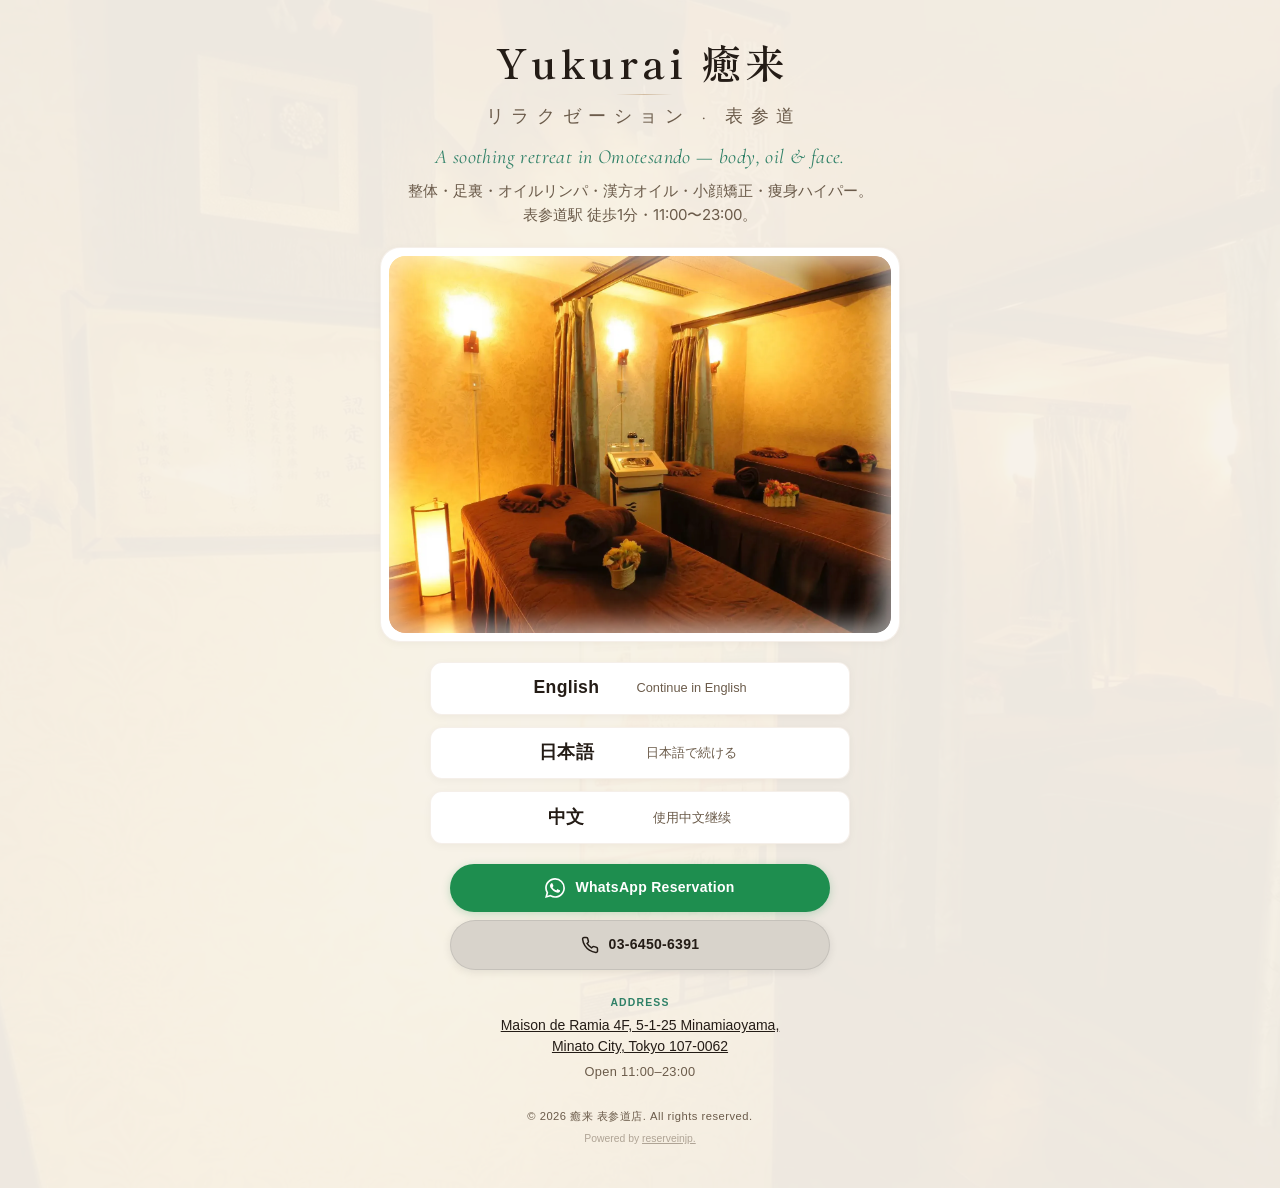
<file: yukurai/landing.html>
<!DOCTYPE html>
<html lang="en">
<head>
  <meta charset="UTF-8">
  <meta name="viewport" content="width=device-width, initial-scale=1.0">
  <meta name="description" content="Yukurai (癒来) — relaxation salon in Omotesando, Tokyo. Body, foot, oil lymph, kampo oil, small-face & slimming.">
  <title>癒来 表参道店 | Yukurai Omotesando Relaxation</title>
  <link rel="preconnect" href="https://fonts.googleapis.com">
  <link rel="preconnect" href="https://fonts.gstatic.com" crossorigin>
  <link href="https://fonts.googleapis.com/css2?family=Cormorant+Garamond:ital,wght@0,400;0,500;1,400&family=Shippori+Mincho:wght@400;500;600&family=Inter:wght@400;500&display=swap" rel="stylesheet">
  <link rel="stylesheet" href="styles.css">
</head>
<body>
  <main class="lang-landing">
    <div class="lang-landing-bg"></div>
    <div class="lang-landing-content">
      <div class="lang-brand-header">
        <h1 class="lang-brand-name">
          <span class="lang-brand-mark">Yukurai 癒来</span>
          <span class="lang-brand-romaji">リラクゼーション · 表参道</span>
        </h1>
        <p class="lang-brand-tagline">A soothing retreat in Omotesando — body, oil &amp; face.</p>
        <p class="lang-brand-sub">整体・足裏・オイルリンパ・漢方オイル・小顔矯正・<span style="white-space:nowrap">痩身ハイパー</span>。<br>表参道駅 徒歩1分・11:00〜23:00。</p>
      </div>

      <div class="lang-store-info">
        <div class="lang-store-card">
          <div class="lang-store-image">
            <img src="assets/images/hero-1.webp" alt="癒来 表参道店" loading="lazy">
          </div>
        </div>
      </div>

      <div class="lang-cards">
        <a href="en/index.html" class="lang-card" aria-label="Choose English">
          <span class="lang-card-name">English</span>
          <span class="lang-card-desc">Continue in English</span>
        </a>
        <a href="jp/index.html" class="lang-card" aria-label="日本語を選択">
          <span class="lang-card-name">日本語</span>
          <span class="lang-card-desc">日本語で続ける</span>
        </a>
        <a href="cn/index.html" class="lang-card" aria-label="选择中文">
          <span class="lang-card-name">中文</span>
          <span class="lang-card-desc">使用中文继续</span>
        </a>
      </div>

      <div class="lang-buttons">
        <a href="booking.html" class="lang-btn-whatsapp">
          <svg class="lang-whatsapp-icon" viewBox="0 0 24 24" xmlns="http://www.w3.org/2000/svg">
            <path d="M17.472 14.382c-.297-.149-1.758-.867-2.03-.967-.273-.099-.471-.148-.67.15-.197.297-.767.966-.94 1.164-.173.199-.347.223-.644.075-.297-.15-1.255-.463-2.39-1.475-.884-.788-1.48-1.761-1.653-2.059-.173-.297-.018-.458.13-.606.134-.133.298-.347.446-.52.149-.174.198-.298.298-.497.099-.198.05-.371-.025-.52-.075-.149-.669-1.612-.916-2.207-.242-.579-.487-.5-.669-.51-.173-.008-.371-.01-.57-.01-.198 0-.52.074-.792.372-.272.297-1.04 1.016-1.04 2.479 0 1.462 1.065 2.875 1.213 3.074.149.198 2.096 3.2 5.077 4.487.709.306 1.262.489 1.694.625.712.227 1.36.195 1.871.118.571-.085 1.758-.719 2.006-1.413.248-.694.248-1.289.173-1.413-.074-.124-.272-.198-.57-.347m-5.421 7.403h-.004a9.87 9.87 0 01-5.031-1.378l-.361-.214-3.741.982.998-3.648-.235-.374a9.86 9.86 0 01-1.51-5.26c.001-5.45 4.436-9.884 9.888-9.884 2.64 0 5.122 1.03 6.988 2.898a9.825 9.825 0 012.893 6.994c-.003 5.45-4.437 9.884-9.885 9.884m8.413-18.297A11.815 11.815 0 0012.05 0C5.495 0 .16 5.335.157 11.892c0 2.096.547 4.142 1.588 5.945L.057 24l6.305-1.654a11.882 11.882 0 005.683 1.448h.005c6.554 0 11.89-5.335 11.893-11.893a11.821 11.821 0 00-3.48-8.413Z"/>
          </svg>
          <span>WhatsApp Reservation</span>
        </a>
        <a href="tel:+81364506391" class="lang-btn-phone">
          <svg class="lang-phone-icon" viewBox="0 0 24 24" fill="none" stroke="currentColor" stroke-width="2">
            <path d="M22 16.92v3a2 2 0 01-2.18 2 19.79 19.79 0 01-8.63-3.07 19.5 19.5 0 01-6-6 19.79 19.79 0 01-3.07-8.67A2 2 0 014.11 2h3a2 2 0 012 1.72c.127.96.361 1.903.7 2.81a2 2 0 01-.45 2.11L8.09 9.91a16 16 0 006 6l1.27-1.27a2 2 0 012.11-.45c.907.339 1.85.573 2.81.7A2 2 0 0122 16.92z"/>
          </svg>
          <span>03-6450-6391</span>
        </a>
      </div>

      <div class="lang-store-addr-section">
        <span class="lang-store-label">Address</span>
        <span class="lang-store-text"><a href="https://maps.app.goo.gl/kihgytaM9Tw3jLHRA" target="_blank" rel="noopener">Maison de Ramia 4F, 5-1-25 Minamiaoyama,<br>Minato City, Tokyo 107-0062</a></span>
        <span class="lang-store-hours">Open 11:00–23:00</span>
      </div>

      <div class="lang-footer">
        <p class="lang-footer-text">&copy; 2026 癒来 表参道店. All rights reserved.</p>
        <p class="lang-footer-powered">Powered by <a href="https://reserveinjp.com/" target="_blank" rel="noopener">reserveinjp.</a></p>
      </div>
    </div>
  </main>
</body>
</html>
</file>
<file: la-belle/styles.css>
/* ========================================
   mooi — Japanese Beauty Salon
   ======================================== */

:root {
  --cream: #faf6f2;
  --cream-dark: #f0e6df;
  --blush: #ecd3c6;
  --blush-deep: #d9ab98;
  --charcoal: #2e2420;
  --charcoal-light: #6a5a50;
  --gold: #bb6a45;
  --gold-light: #d59374;
  --white: #ffffff;

  --font-display: "Cormorant Garamond", "Noto Sans JP", serif;
  --font-body: "Noto Sans JP", sans-serif;

  --space-xs: 0.5rem;
  --space-sm: 1rem;
  --space-md: 1.5rem;
  --space-lg: 2.5rem;
  --space-xl: 4rem;
  --space-2xl: 6rem;

  --radius: 2px;
  --transition: 0.3s ease;
  --header-h: 72px;
}

*,
*::before,
*::after {
  box-sizing: border-box;
  margin: 0;
  padding: 0;
}

html {
  scroll-behavior: smooth;
  scroll-padding-top: var(--header-h);
}

body {
  font-family: var(--font-body);
  font-weight: 300;
  font-size: 0.9375rem;
  line-height: 1.7;
  color: var(--charcoal);
  background: var(--cream);
  -webkit-font-smoothing: antialiased;
}

img {
  max-width: 100%;
  display: block;
}

a {
  color: inherit;
  text-decoration: none;
  transition: color var(--transition);
}

ul {
  list-style: none;
}

.container {
  width: min(1120px, 92vw);
  margin-inline: auto;
}

/* ---- Header ---- */

.header {
  position: fixed;
  top: 0;
  left: 0;
  right: 0;
  z-index: 100;
  height: var(--header-h);
  background: rgba(250, 247, 242, 0.92);
  backdrop-filter: blur(12px);
  border-bottom: 1px solid transparent;
  transition: border-color var(--transition), box-shadow var(--transition);
}

.header.scrolled {
  border-color: rgba(184, 149, 107, 0.15);
  box-shadow: 0 1px 20px rgba(44, 44, 44, 0.04);
}

.nav {
  display: flex;
  align-items: center;
  justify-content: space-between;
  height: 100%;
}

.logo {
  font-family: "Shippori Mincho", "Noto Serif JP", "Yu Mincho", "Hiragino Mincho ProN", serif;
  font-size: 1.375rem;
  font-weight: 600;
  letter-spacing: 0.12em;
  color: var(--charcoal);
  line-height: 1.2;
}

.logo .logo-romaji {
  display: block;
  font-family: "Cormorant Garamond", "Inter", serif;
  font-size: 0.6875rem;
  font-weight: 500;
  letter-spacing: 0.3em;
  color: var(--charcoal-light);
  line-height: 1.3;
  margin-top: 0.15rem;
}

.nav-menu {
  display: flex;
  align-items: center;
  gap: 2rem;
}

.nav-links {
  display: flex;
  gap: 2rem;
}

.lang-switch {
  display: flex;
  align-items: center;
  gap: 0.5rem;
}

.lang-switch a {
  font-size: 0.6875rem;
  letter-spacing: 0.06em;
  color: var(--charcoal-light);
  padding: 0.25rem 0.5rem;
  border-radius: 1px;
  transition: all var(--transition);
}

.lang-switch a:hover {
  color: var(--gold);
}

.lang-switch a.active {
  color: var(--gold);
  background: rgba(184, 149, 107, 0.1);
}

html[lang="zh-CN"] {
  --font-body: "Noto Sans SC", "PingFang SC", "Microsoft YaHei", sans-serif;
  --font-display: "Noto Serif SC", "Songti SC", "SimSun", serif;
}

html[lang="ja"] {
  --font-body: "Noto Sans JP", "Hiragino Sans", "Yu Gothic UI", "Meiryo", sans-serif;
  --font-display: "Noto Sans JP", "Hiragino Sans", "Yu Gothic UI", "Meiryo", sans-serif;
}

html[lang="ja"] body,
html[lang="zh-CN"] body {
  font-weight: 400;
}

html[lang="ja"] .nav-links a,
html[lang="zh-CN"] .nav-links a {
  letter-spacing: 0;
  text-transform: none;
}

html[lang="ja"] .hero-tag,
html[lang="zh-CN"] .hero-tag {
  letter-spacing: 0.04em;
  text-transform: none;
}

html[lang="ja"] .btn,
html[lang="zh-CN"] .btn {
  letter-spacing: 0.02em;
  text-transform: none;
  font-weight: 500;
}

html[lang="ja"] .hero h1,
html[lang="ja"] .section-header h2,
html[lang="ja"] .intro-text h2 {
  font-family: var(--font-body);
  font-weight: 600;
  letter-spacing: 0.02em;
}

html[lang="zh-CN"] .hero h1,
html[lang="zh-CN"] .section-header h2,
html[lang="zh-CN"] .intro-text h2 {
  font-family: var(--font-display);
  font-weight: 600;
  letter-spacing: 0.05em;
}

html[lang="ja"] .section-sub,
html[lang="zh-CN"] .section-sub {
  font-family: var(--font-body);
  font-style: normal;
  font-weight: 400;
}

html[lang="ja"] .hero-nav-pill,
html[lang="zh-CN"] .hero-nav-pill {
  letter-spacing: 0;
  text-transform: none;
}

.nav-links a {
  font-size: 0.8125rem;
  letter-spacing: 0.08em;
  text-transform: uppercase;
  color: var(--charcoal-light);
  position: relative;
}

.nav-links a::after {
  content: "";
  position: absolute;
  bottom: -4px;
  left: 0;
  width: 0;
  height: 1px;
  background: var(--gold);
  transition: width var(--transition);
}

.nav-links a:hover {
  color: var(--charcoal);
}

.nav-links a:hover::after {
  width: 100%;
}

.nav-toggle {
  display: none;
  flex-direction: column;
  gap: 6px;
  background: none;
  border: none;
  cursor: pointer;
  padding: 4px;
}

.nav-toggle span {
  display: block;
  width: 24px;
  height: 1px;
  background: var(--charcoal);
  transition: transform var(--transition), opacity var(--transition);
}

.nav-toggle.active span:first-child {
  transform: translateY(3.5px) rotate(45deg);
}

.nav-toggle.active span:last-child {
  transform: translateY(-3.5px) rotate(-45deg);
}

/* ---- Hero Carousel ---- */

.hero {
  position: relative;
  min-height: 100vh;
  display: flex;
  align-items: center;
  justify-content: center;
  overflow: hidden;
}

.hero-carousel {
  position: absolute;
  inset: 0;
}

.hero-slide {
  position: absolute;
  inset: 0;
  background-size: cover;
  background-position: center;
  background-repeat: no-repeat;
  opacity: 0;
  transition: opacity 1.2s ease-in-out;
}

.hero-slide.active {
  opacity: 1;
}

.hero-slide::after {
  content: "";
  position: absolute;
  inset: 0;
  background:
    radial-gradient(ellipse at 70% 20%, rgba(232, 213, 208, 0.45) 0%, transparent 60%),
    radial-gradient(ellipse at 20% 80%, rgba(184, 149, 107, 0.1) 0%, transparent 50%),
    linear-gradient(180deg, rgba(250, 247, 242, 0.85) 0%, rgba(240, 235, 227, 0.75) 100%);
}

.hero-grid-overlay {
  position: absolute;
  inset: 0;
  z-index: 1;
  pointer-events: none;
  background-image:
    linear-gradient(rgba(184, 149, 107, 0.03) 1px, transparent 1px),
    linear-gradient(90deg, rgba(184, 149, 107, 0.03) 1px, transparent 1px);
  background-size: 60px 60px;
}

.hero-dots {
  position: absolute;
  bottom: 5rem;
  left: 50%;
  transform: translateX(-50%);
  display: flex;
  gap: 0.625rem;
  z-index: 2;
}

.hero-dot {
  width: 8px;
  height: 8px;
  border-radius: 50%;
  background: rgba(184, 149, 107, 0.35);
  border: none;
  cursor: pointer;
  transition: background 0.3s ease, transform 0.3s ease;
  padding: 0;
}

.hero-dot.active {
  background: var(--gold);
  transform: scale(1.3);
}

@keyframes heroZoom {
  0% { transform: scale(1); }
  100% { transform: scale(1.08); }
}

.hero-content {
  position: relative;
  text-align: center;
  padding: calc(var(--header-h) + var(--space-xl)) var(--space-sm) var(--space-xl);
}

.hero-tag {
  font-size: 0.75rem;
  letter-spacing: 0.25em;
  text-transform: uppercase;
  color: var(--gold);
  margin-bottom: var(--space-md);
}

.hero h1 {
  font-family: var(--font-display);
  font-size: clamp(2.5rem, 6vw, 4.25rem);
  font-weight: 400;
  line-height: 1.15;
  letter-spacing: 0.02em;
  margin-bottom: var(--space-md);
}

/* Balance centered blurbs so the last line never holds a lone character */
.hero-sub,
.section-sub,
.hero h1,
.section-header h2 {
  text-wrap: pretty;
}

.hero-sub {
  font-size: clamp(0.875rem, 2vw, 1rem);
  color: var(--charcoal-light);
  max-width: 480px;
  margin: 0 auto var(--space-lg);
  line-height: 1.8;
}

.btn {
  display: inline-block;
  padding: 0.875rem 2.25rem;
  font-family: var(--font-body);
  font-size: 0.75rem;
  font-weight: 400;
  letter-spacing: 0.15em;
  text-transform: uppercase;
  border: 1px solid transparent;
  cursor: pointer;
  transition: all var(--transition);
}

.btn-primary {
  background: var(--charcoal);
  color: var(--cream);
  border-color: var(--charcoal);
}

.btn-primary:hover {
  background: transparent;
  color: var(--charcoal);
}

.btn-outline {
  background: transparent;
  color: var(--charcoal);
  border-color: var(--charcoal);
}

.btn-outline:hover {
  background: var(--charcoal);
  color: var(--cream);
}

.hero-cta {
  display: flex;
  flex-direction: column;
  align-items: stretch;
  width: fit-content;
  margin-inline: auto;
  gap: 0.75rem;
}

.hero-cta .btn {
  min-width: 220px;
  text-align: center;
}

.btn-whatsapp {
  display: inline-flex;
  align-items: center;
  justify-content: center;
  gap: 8px;
  background: #1E8E4F;
  color: #fff;
  border-color: #1E8E4F;
}

.btn-whatsapp:hover {
  background: #20A05A;
  border-color: #20A05A;
  color: #fff;
}

.btn-whatsapp svg {
  width: 16px;
  height: 16px;
  fill: currentColor;
  flex-shrink: 0;
}

/* Hero quick nav pills */
.hero-quick-nav {
  display: flex;
  flex-wrap: nowrap;
  justify-content: center;
  gap: 0.35rem;
  margin-top: var(--space-lg);
}

.hero-nav-pill {
  display: inline-block;
  padding: 0.4rem 0.75rem;
  font-family: var(--font-body);
  font-size: 0.7rem;
  font-weight: 400;
  letter-spacing: 0.04em;
  color: var(--charcoal);
  background: transparent;
  border: 1px solid rgba(0,0,0,0.12);
  border-radius: 999px;
  text-decoration: none;
  transition: all var(--transition);
  white-space: nowrap;
}

.hero-nav-pill:hover {
  background: var(--charcoal);
  color: var(--cream);
  border-color: var(--charcoal);
}

.hero-scroll {
  position: absolute;
  bottom: 2rem;
  left: 50%;
  transform: translateX(-50%);
  display: flex;
  flex-direction: column;
  align-items: center;
  gap: 0.75rem;
}

.hero-scroll span {
  font-size: 0.625rem;
  letter-spacing: 0.2em;
  text-transform: uppercase;
  color: var(--charcoal-light);
}

.scroll-line {
  width: 1px;
  height: 40px;
  background: linear-gradient(to bottom, var(--gold), transparent);
  animation: scrollPulse 2s ease-in-out infinite;
}

@keyframes scrollPulse {
  0%, 100% { opacity: 0.3; transform: scaleY(0.6); }
  50% { opacity: 1; transform: scaleY(1); }
}

/* ---- Sections ---- */

.section {
  padding: var(--space-2xl) 0;
}

.section-alt {
  background: var(--cream-dark);
}

.section-label {
  font-size: 0.75rem;
  letter-spacing: 0.2em;
  text-transform: uppercase;
  color: var(--gold);
  margin-bottom: var(--space-sm);
}

.section-header {
  text-align: center;
  margin-bottom: var(--space-xl);
}

.section-header h2 {
  font-family: var(--font-display);
  font-size: clamp(2rem, 4vw, 2.75rem);
  font-weight: 400;
  letter-spacing: 0.02em;
}

.section-sub {
  margin-top: var(--space-sm);
  color: var(--charcoal-light);
  font-style: italic;
  font-family: var(--font-display);
  font-size: 1.125rem;
}

/* ---- Intro ---- */

.intro-grid {
  display: grid;
  grid-template-columns: 1fr 1fr;
  gap: var(--space-xl);
  align-items: center;
}

.intro-text h2 {
  font-family: var(--font-display);
  font-size: clamp(1.75rem, 3vw, 2.25rem);
  font-weight: 400;
  line-height: 1.3;
  margin-bottom: var(--space-md);
}

.intro-text p {
  color: var(--charcoal-light);
  margin-bottom: var(--space-sm);
}

.intro-features {
  display: flex;
  flex-direction: column;
  gap: var(--space-md);
}

.feature {
  display: flex;
  align-items: baseline;
  gap: var(--space-md);
  padding: var(--space-md) var(--space-lg);
  background: var(--white);
  border-left: 3px solid var(--gold);
}

.feature-num {
  font-family: var(--font-display);
  font-size: 2.5rem;
  font-weight: 400;
  color: var(--gold);
  line-height: 1;
}

.feature-label {
  font-size: 0.8125rem;
  letter-spacing: 0.06em;
  color: var(--charcoal-light);
}

.intro-promo-image {
  width: 100%;
  border-radius: 12px;
  overflow: hidden;
}

.intro-promo-image img {
  width: 100%;
  height: auto;
  display: block;
  border-radius: 12px;
  transition: transform 0.6s ease;
}

.intro-promo-image img:hover {
  transform: scale(1.02);
}

/* ---- Environment Carousel ---- */

.env-carousel-section {
  padding: var(--space-2xl) 0;
  background: var(--cream-dark);
}

.env-carousel {
  position: relative;
  overflow: hidden;
  border: 1px solid rgba(184, 149, 107, 0.12);
}

.env-carousel-track {
  display: flex;
  transition: transform 0.6s ease;
}

.env-carousel-slide {
  min-width: 100%;
  aspect-ratio: 16 / 9;
  max-height: 520px;
}

.env-carousel-slide img {
  width: 100%;
  height: 100%;
  object-fit: cover;
}

.env-carousel-nav {
  display: flex;
  align-items: center;
  justify-content: center;
  gap: 1rem;
  margin-top: 1.25rem;
}

.env-carousel-btn {
  width: 40px;
  height: 40px;
  border-radius: 50%;
  border: 1px solid rgba(184, 149, 107, 0.3);
  background: var(--white);
  color: var(--charcoal);
  font-size: 1rem;
  cursor: pointer;
  display: flex;
  align-items: center;
  justify-content: center;
  transition: all 0.3s ease;
}

.env-carousel-btn:hover {
  background: var(--gold);
  color: var(--white);
  border-color: var(--gold);
}

.env-dots {
  display: flex;
  gap: 0.5rem;
}

.env-dot {
  width: 8px;
  height: 8px;
  border-radius: 50%;
  background: rgba(184, 149, 107, 0.3);
  border: none;
  cursor: pointer;
  padding: 0;
  transition: background 0.3s ease, transform 0.3s ease;
}

.env-dot.active {
  background: var(--gold);
  transform: scale(1.3);
}

/* ---- Service Cards ---- */

.service-grid {
  display: grid;
  grid-template-columns: repeat(3, 1fr);
  gap: var(--space-md);
}

.service-grid-2 {
  grid-template-columns: repeat(2, 1fr);
  max-width: 760px;
  margin-inline: auto;
}

.service-card {
  position: relative;
  background: var(--white);
  padding: var(--space-lg);
  border: 1px solid rgba(184, 149, 107, 0.12);
  transition: transform var(--transition), box-shadow var(--transition);
}

.service-card:hover {
  transform: translateY(-4px);
  box-shadow: 0 12px 40px rgba(44, 44, 44, 0.06);
}

.service-card.featured {
  border-color: var(--gold);
  background: linear-gradient(135deg, var(--white) 0%, rgba(232, 213, 208, 0.15) 100%);
}

.badge {
  position: absolute;
  top: -0.625rem;
  left: var(--space-md);
  background: var(--gold);
  color: var(--white);
  font-size: 0.625rem;
  letter-spacing: 0.1em;
  text-transform: uppercase;
  padding: 0.25rem 0.75rem;
}

.service-card-header {
  margin-bottom: var(--space-sm);
  padding-bottom: var(--space-sm);
  border-bottom: 1px solid rgba(184, 149, 107, 0.15);
}

.service-card-header h3 {
  font-family: var(--font-body);
  font-size: 1.25rem;
  font-weight: 500;
  margin-bottom: 0.375rem;
}

.price {
  font-family: var(--font-body);
  font-weight: 500;
  font-size: 1.125rem;
  color: var(--gold);
  letter-spacing: 0.02em;
}

.price-sub {
  font-family: var(--font-body);
  font-size: 0.875rem;
  color: var(--charcoal-light);
  margin-top: 0.125rem;
}

.price-group .price {
  margin-bottom: 0;
}

.service-desc {
  font-size: 0.875rem;
  color: var(--charcoal-light);
  margin-bottom: var(--space-md);
  line-height: 1.65;
}

.includes {
  display: flex;
  flex-direction: column;
  gap: 0.5rem;
}

.includes li {
  font-size: 0.8125rem;
  color: var(--charcoal-light);
  padding-left: 1.25rem;
  position: relative;
}

.includes li::before {
  content: "—";
  position: absolute;
  left: 0;
  color: var(--blush-deep);
}

.includes li.gift {
  color: var(--gold);
  font-weight: 400;
}

.includes li.gift::before {
  content: "★";
  color: var(--gold);
}

.includes-inline {
  flex-direction: row;
  flex-wrap: wrap;
  gap: 0.5rem 1.5rem;
}

.subsection {
  margin-top: var(--space-xl);
}

.subsection-title {
  font-family: var(--font-display);
  font-size: 1.5rem;
  font-weight: 400;
  text-align: center;
  margin-bottom: var(--space-md);
  color: var(--charcoal-light);
}

.service-card-wide {
  max-width: 640px;
  margin-inline: auto;
}

.includes strong {
  font-weight: 700;
  color: var(--charcoal);
}

.option-rows {
  display: flex;
  flex-direction: column;
  gap: 0.6rem;
  margin-bottom: var(--space-md);
}

.opt-row {
  position: relative;
  display: flex;
  flex-wrap: wrap;
  align-items: center;
  gap: 0.6rem;
  padding: 0.9rem 0.75rem;
  border: 1px solid rgba(184, 149, 107, 0.3);
  border-radius: 8px;
  background: var(--cream);
  cursor: pointer;
  transition: border-color 0.3s, background 0.3s, box-shadow 0.3s;
}

.opt-row:hover {
  border-color: var(--gold);
}

.opt-row input[type="radio"] {
  accent-color: #8a6a44;
  width: 16px;
  height: 16px;
  flex-shrink: 0;
}

.opt-row .opt-duration {
  font-size: 0.95rem;
  font-weight: 500;
  letter-spacing: 0.04em;
  display: flex;
  align-items: center;
  gap: 0.5rem;
  flex: 1 1 auto;
  min-width: 0;
}

.opt-badge {
  font-size: 0.62rem;
  font-weight: 500;
  letter-spacing: 0.08em;
  color: var(--white);
  background: var(--gold);
  padding: 2px 8px;
  border-radius: 2px;
}

.opt-row .opt-badge:not(.ogh-badge) {
  position: absolute;
  top: -9px;
  right: 10px;
  margin: 0;
  z-index: 2;
}

.opt-row .opt-price {
  margin-left: auto;
  text-align: right;
  font-weight: 500;
  color: var(--gold);
  white-space: nowrap;
  line-height: 1.4;
}

.opt-row .opt-price small {
  display: block;
  font-size: 0.85rem;
  font-weight: 700;
  color: var(--charcoal-light);
}

.opt-row:has(input:checked) {
  border-color: var(--gold);
  background: rgba(184, 149, 107, 0.09);
  box-shadow: inset 0 0 0 1px var(--gold);
}

.service-photo {
  margin: 0 0 var(--space-xl);
  border-radius: 12px;
  overflow: hidden;
  box-shadow: 0 2px 12px rgba(0, 0, 0, 0.06);
}

.service-photo img {
  width: 100%;
  aspect-ratio: 21 / 9;
  object-fit: cover;
  display: block;
  transition: transform 0.6s ease;
}

.service-photo img:hover {
  transform: scale(1.02);
}

@media (max-width: 640px) {
  .service-photo img {
    aspect-ratio: 16 / 10;
  }
}

/* ---- Visit ---- */

.visit {
  background: var(--charcoal);
  color: var(--cream);
}

.visit .section-label {
  color: var(--gold-light);
}

.visit h2 {
  font-family: "Shippori Mincho", "Noto Serif JP", "Yu Mincho", "Hiragino Mincho ProN", serif;
  font-size: clamp(1.75rem, 3vw, 2.25rem);
  font-weight: 600;
  letter-spacing: 0.06em;
  margin-bottom: var(--space-lg);
}

.visit-romaji {
  display: block;
  font-family: "Cormorant Garamond", "Inter", serif;
  font-size: clamp(0.8125rem, 2vw, 0.9375rem);
  font-weight: 500;
  letter-spacing: 0.42em;
  padding-left: 0.42em;
  color: var(--gold-light);
  margin-top: 0.6rem;
}

.visit-romaji::before {
  content: "";
  display: block;
  width: min(3.5rem, 14vw);
  height: 1px;
  background: linear-gradient(90deg, transparent, rgba(212, 184, 150, 0.6), transparent);
  margin-inline: auto;
  margin-bottom: 0.55rem;
}

.visit-grid {
  display: grid;
  grid-template-columns: 1fr 1fr;
  gap: var(--space-xl);
  align-items: start;
  min-width: 0;
}

.visit-grid > * {
  min-width: 0;
}

.visit-info {
  text-align: center;
}

.visit-details {
  display: flex;
  flex-direction: column;
  gap: calc(var(--space-lg) * 2 / 3);
  margin-bottom: calc(var(--space-lg) * 2 / 3);
}

.visit-item h4 {
  font-size: 0.6875rem;
  letter-spacing: 0.15em;
  text-transform: uppercase;
  color: var(--gold-light);
  margin-bottom: 0.5rem;
}

.visit-item p {
  font-size: 0.9375rem;
  line-height: 1.7;
  color: rgba(250, 247, 242, 0.85);
}

.visit-en {
  font-size: 0.8125rem !important;
  opacity: 0.6;
  margin-top: 0.375rem;
}

.visit-item a {
  color: var(--cream);
  border-bottom: 1px solid rgba(250, 247, 242, 0.3);
}

.visit-item a:hover {
  color: var(--gold-light);
  border-color: var(--gold-light);
}

.visit .btn-outline {
  color: var(--cream);
  border-color: rgba(250, 247, 242, 0.4);
}

.visit .btn-outline:hover {
  background: var(--cream);
  color: var(--charcoal);
  border-color: var(--cream);
}

.visit-map {
  aspect-ratio: 4 / 3;
  min-height: 320px;
  max-width: 100%;
  overflow: hidden;
  background: rgba(250, 247, 242, 0.05);
  border: 1px solid rgba(250, 247, 242, 0.1);
}

.visit-map iframe {
  width: 100%;
  height: 100%;
  filter: grayscale(30%) contrast(1.05);
}

/* ---- Footer ---- */

.footer {
  padding: var(--space-lg) 0;
  background: #1a1a1a;
  text-align: center;
}

.footer-inner {
  display: flex;
  flex-direction: column;
  align-items: center;
  gap: var(--space-xs);
}

.footer .logo {
  color: var(--cream);
  font-size: 1.5rem;
}

.footer-tagline {
  font-family: var(--font-display);
  font-style: italic;
  font-size: 0.9375rem;
  color: rgba(250, 247, 242, 0.5);
}

.footer-copy {
  font-size: 0.75rem;
  color: rgba(250, 247, 242, 0.3);
  margin-top: var(--space-sm);
}

.footer-powered {
  font-size: 0.7rem;
  color: rgba(250, 247, 242, 0.2);
  margin-top: 0.25rem;
}

.footer-powered a {
  color: rgba(250, 247, 242, 0.35);
  text-decoration: underline;
  transition: color 0.3s;
}

.footer-powered a:hover {
  color: rgba(250, 247, 242, 0.6);
}

/* ---- Responsive ---- */

@media (max-width: 900px) {
  .service-grid {
    grid-template-columns: 1fr;
    max-width: 480px;
    margin-inline: auto;
  }

  .service-grid-2 {
    grid-template-columns: 1fr;
  }

  .intro-grid,
  .visit-grid {
    grid-template-columns: 1fr;
  }

  .intro-grid {
    gap: var(--space-lg);
  }

  .visit-map {
    order: -1;
    min-height: 240px;
    max-width: 100%;
    width: 100%;
  }

  .visit-map iframe {
    width: 100%;
    height: 100%;
  }

  .env-carousel-slide {
    aspect-ratio: 4 / 3;
    max-height: 360px;
  }
}

@media (max-width: 640px) {
  :root {
    --space-2xl: 4rem;
  }

  /* Keep each heading line on one row — no single-character orphan lines */
  .hero h1 {
    font-size: clamp(1.75rem, 8vw, 2.75rem);
    letter-spacing: 0;
  }

  .hero-tag {
    font-size: 0.8125rem;
    margin-bottom: var(--space-md);
  }

  .hero-sub {
    font-size: 0.9375rem;
    line-height: 1.85;
    margin-bottom: var(--space-lg);
  }

  .hero-cta {
    gap: 1rem;
  }

  .hero-cta .btn {
    font-size: 0.8125rem;
    padding: 0.9rem 2.25rem;
  }

  .hero-quick-nav {
    margin-top: var(--space-lg);
    gap: 0.5rem;
  }

  .hero-nav-pill {
    font-size: 0.8125rem;
    padding: 0.45rem 0.85rem;
  }

  .hero-scroll {
    display: none;
  }

  .hero-dots {
    bottom: 3.5rem;
  }

  .nav-toggle {
    display: flex;
  }

  .nav-menu {
    position: fixed;
    top: var(--header-h);
    left: 0;
    right: 0;
    flex-direction: column;
    background: rgba(250, 247, 242, 0.98);
    backdrop-filter: blur(12px);
    padding: var(--space-lg) 0;
    gap: var(--space-md);
    transform: translateY(-120%);
    opacity: 0;
    transition: transform var(--transition), opacity var(--transition);
    border-bottom: 1px solid rgba(184, 149, 107, 0.15);
  }

  .nav-menu.open {
    transform: translateY(0);
    opacity: 1;
  }

  .nav-links {
    flex-direction: column;
    align-items: center;
    gap: var(--space-md);
  }

  .nav-menu .lang-switch {
    flex-direction: row;
    justify-content: center;
    gap: 0.5rem;
    padding-top: var(--space-sm);
    border-top: 1px solid rgba(184,149,107,0.1);
    margin-top: 0.25rem;
  }

  .nav-menu .lang-switch a {
    font-size: 0.75rem;
    padding: 0.35rem 0.6rem;
  }

  .intro-features {
    width: 100%;
  }

  .env-carousel-slide {
    aspect-ratio: 3 / 4;
    max-height: 320px;
  }

  .env-carousel-btn {
    width: 34px;
    height: 34px;
  }

  .whatsapp-btn {
    bottom: 6.5rem;
    right: 1rem;
    width: 46px;
    height: 46px;
  }

  .back-to-top {
    bottom: 1rem;
    right: 1rem;
    width: 38px;
    height: 38px;
  }

  .service-card {
    padding: var(--space-md);
  }
}

/* ---- Language Landing ---- */

.lang-landing {
  position: relative;
  min-height: 100vh;
  display: flex;
  align-items: flex-start;
  justify-content: center;
  padding: 36px 20px 40px;
  background: var(--cream);
}

.lang-landing-bg {
  position: absolute;
  inset: 0;
  background: url(assets/images/interior.webp) center/cover no-repeat;
  opacity: 0.04;
  z-index: 0;
}

.lang-landing-content {
  position: relative;
  z-index: 1;
  width: 100%;
  max-width: 900px;
  display: flex;
  flex-direction: column;
  align-items: center;
  gap: 1.25rem;
  animation: langFadeInUp 0.8s ease-out;
}

@keyframes langFadeInUp {
  from { opacity: 0; transform: translateY(20px); }
  to   { opacity: 1; transform: translateY(0); }
}

/* Brand Header */
.lang-brand-header {
  text-align: center;
  width: 100%;
  animation: langFadeInUp 0.8s ease-out 0.2s both;
}

.lang-brand-badge {
  display: inline-flex;
  align-items: center;
  background: rgba(184, 149, 107, 0.1);
  border: 1px solid rgba(184, 149, 107, 0.2);
  border-radius: 50px;
  padding: 8px 20px;
  margin-bottom: 1.5rem;
  font-size: 0.75rem;
  color: var(--gold);
  font-weight: 500;
  letter-spacing: 1.5px;
  text-transform: uppercase;
}

.lang-brand-name {
  display: flex;
  flex-direction: column;
  align-items: center;
  gap: 0.4rem;
  margin-bottom: 0.65rem;
  font-family: "Shippori Mincho", "Noto Serif JP", "Yu Mincho", "Hiragino Mincho ProN", serif;
}

.lang-brand-mark {
  position: relative;
  font-size: clamp(1.625rem, 6vw, 2.5rem);
  font-weight: 600;
  letter-spacing: 0.1em;
  color: var(--charcoal);
  line-height: 1.3;
  padding-left: 0.1em;
}

.lang-brand-name > .lang-brand-romaji::before {
  content: "";
  display: block;
  width: min(3.5rem, 14vw);
  height: 1px;
  background: linear-gradient(90deg, transparent, rgba(184, 149, 107, 0.55), transparent);
  margin-inline: auto;
  margin-bottom: 0.55rem;
}

.lang-brand-romaji {
  font-family: "Cormorant Garamond", "Inter", serif;
  font-size: clamp(0.9375rem, 2.6vw, 1.125rem);
  font-weight: 500;
  letter-spacing: 0.42em;
  padding-left: 0.42em;
  color: var(--charcoal-light);
  line-height: 1.4;
}

.lang-brand-tagline {
  font-family: "Cormorant Garamond", "Inter", serif;
  font-style: italic;
  font-size: clamp(1rem, 2.4vw, 1.25rem);
  font-weight: 400;
  color: var(--gold);
  letter-spacing: 0.02em;
  margin-bottom: 0.35rem;
}

.lang-brand-sub {
  font-family: "Inter", "Noto Sans JP", sans-serif;
  font-size: clamp(0.8125rem, 1.5vw, 0.9375rem);
  font-weight: 400;
  color: var(--charcoal-light);
  line-height: 1.6;
  max-width: 520px;
  margin-left: auto;
  margin-right: auto;
  text-align: center;
}

/* Language Cards */
.lang-cards {
  display: grid;
  grid-template-columns: 1fr;
  gap: 0.75rem;
  width: 100%;
  max-width: 420px;
  animation: langFadeInUp 0.8s ease-out 0.4s both;
}

.lang-card {
  background: var(--white);
  border: 1px solid rgba(184, 149, 107, 0.15);
  border-radius: 12px;
  padding: 0.65rem 1rem;
  text-decoration: none;
  color: var(--charcoal);
  transition: all 0.3s ease;
  cursor: pointer;
  display: flex;
  flex-direction: row;
  align-items: center;
  justify-content: center;
  gap: 0.4rem;
  box-shadow: 0 2px 8px rgba(0,0,0,0.04);
}

.lang-card:hover {
  transform: translateY(-3px);
  border-color: var(--gold);
  box-shadow: 0 8px 24px rgba(0,0,0,0.08);
}

.lang-card:active {
  transform: translateY(-1px);
}

.lang-card-name {
  font-size: 1.1rem;
  font-weight: 600;
  letter-spacing: 0.3px;
  color: var(--charcoal);
  width: 5.5em;
  flex-shrink: 0;
  text-align: center;
}

.lang-card-desc {
  font-size: 0.8rem;
  font-weight: 400;
  color: var(--charcoal-light);
  width: 11em;
  flex-shrink: 0;
  white-space: nowrap;
  text-align: center;
}

/* Buttons */
.lang-buttons {
  width: 100%;
  max-width: 700px;
  display: flex;
  flex-direction: column;
  align-items: center;
  gap: 0.5rem;
  animation: langFadeInUp 0.8s ease-out 0.6s both;
}

.lang-btn-whatsapp,
.lang-btn-phone {
  display: inline-flex;
  align-items: center;
  justify-content: center;
  gap: 10px;
  padding: 12px 32px;
  border-radius: 50px;
  text-decoration: none;
  font-size: 0.875rem;
  font-weight: 600;
  transition: all 0.3s ease;
  white-space: nowrap;
  letter-spacing: 0.3px;
  width: 100%;
  max-width: 380px;
}

.lang-btn-whatsapp {
  background: #1E8E4F;
  color: #fff;
  box-shadow: 0 2px 8px rgba(30,142,79,0.25);
}

.lang-btn-whatsapp:hover {
  transform: translateY(-2px);
  box-shadow: 0 4px 16px rgba(30,142,79,0.35);
  background: #20A05A;
}

.lang-whatsapp-icon {
  width: 20px;
  height: 20px;
  fill: currentColor;
  flex-shrink: 0;
}

.lang-btn-phone {
  background: #d8d3cb;
  color: var(--charcoal);
  border: 1px solid rgba(90, 90, 90, 0.15);
  box-shadow: 0 2px 8px rgba(44,44,44,0.1);
}

.lang-btn-phone:hover {
  transform: translateY(-2px);
  box-shadow: 0 4px 16px rgba(44,44,44,0.15);
  background: #c9c4bb;
}

.lang-phone-icon {
  width: 18px;
  height: 18px;
  flex-shrink: 0;
}

/* Store Info Card */
.lang-store-info {
  width: 100%;
  max-width: 520px;
  animation: langFadeInUp 0.8s ease-out 0.8s both;
}

.lang-store-card {
  background: var(--white);
  border: 1px solid rgba(184, 149, 107, 0.15);
  border-radius: 20px;
  padding: 0.5rem;
  box-shadow: 0 2px 8px rgba(0,0,0,0.04);
  transition: all 0.3s ease;
}

.lang-store-card:hover {
  transform: translateY(-2px);
  box-shadow: 0 8px 24px rgba(0,0,0,0.08);
  border-color: var(--gold);
}

.lang-store-image {
  position: relative;
  width: 100%;
  border-radius: 16px;
  overflow: hidden;
}

/* Soft feathered edge blending into the frame */
.lang-store-image::after {
  content: "";
  position: absolute;
  inset: 0;
  border-radius: 16px;
  pointer-events: none;
  box-shadow: inset 0 0 22px 10px rgba(255, 255, 255, 0.55);
}

.lang-store-image img {
  width: 100%;
  height: auto;
  display: block;
  border-radius: 16px;
  transition: transform 0.6s ease;
}

.lang-store-card:hover .lang-store-image img {
  transform: scale(1.02);
}

.lang-store-addr-section {
  display: flex;
  flex-direction: column;
  gap: 0.25rem;
  text-align: center;
  padding-top: 0.25rem;
  animation: langFadeInUp 0.8s ease-out 1s both;
}

.lang-store-label {
  font-size: 0.65rem;
  font-weight: 600;
  color: var(--gold);
  letter-spacing: 1.2px;
  text-transform: uppercase;
  margin-bottom: 0;
}

.lang-store-text {
  font-size: 0.875rem;
  color: var(--charcoal);
  font-weight: 400;
  line-height: 1.5;
}

.lang-store-hours {
  font-size: 0.8rem;
  color: var(--charcoal-light);
  font-weight: 400;
  letter-spacing: 0.3px;
}

.lang-store-text a {
  color: var(--charcoal);
  text-decoration: underline;
  transition: color 0.3s;
}

.lang-store-text a:hover {
  color: var(--gold);
}

/* Footer */
.lang-footer {
  width: 100%;
  max-width: 700px;
  text-align: center;
  padding-top: 0.25rem;
  animation: langFadeInUp 0.8s ease-out 1s both;
}

.lang-footer-text {
  font-size: 0.7rem;
  color: var(--charcoal-light);
  font-weight: 300;
  letter-spacing: 0.5px;
}

.lang-footer-powered {
  font-size: 0.65rem;
  color: var(--charcoal-light);
  opacity: 0.5;
  margin-top: 0.25rem;
}

.lang-footer-powered a {
  color: var(--charcoal-light);
  text-decoration: underline;
  transition: color 0.3s;
}

.lang-footer-powered a:hover {
  color: var(--gold);
}

/* ---- Booking Button (Service Cards) ---- */

.btn-booking {
  display: inline-flex;
  align-items: center;
  justify-content: center;
  gap: 8px;
  width: 100%;
  padding: 12px 20px;
  margin-top: var(--space-md);
  background: #1E8E4F;
  color: #fff;
  border: none;
  border-radius: 50px;
  font-family: var(--font-body);
  font-size: 0.8125rem;
  font-weight: 500;
  letter-spacing: 0.05em;
  cursor: pointer;
  text-decoration: none;
  transition: all 0.3s ease;
  box-shadow: 0 2px 8px rgba(30,142,79,0.2);
}

.btn-booking:hover {
  background: #20A05A;
  transform: translateY(-2px);
  box-shadow: 0 4px 16px rgba(30,142,79,0.3);
}

.btn-booking svg {
  width: 18px;
  height: 18px;
  fill: currentColor;
  flex-shrink: 0;
}

/* ---- Language Landing Responsive ---- */

@media (max-width: 768px) {
  .lang-landing {
    padding: 28px 20px 36px;
  }

  .lang-landing-content {
    gap: 1rem;
  }

  .lang-store-info {
    max-width: 340px;
  }

  .lang-cards {
    grid-template-columns: 1fr;
    gap: 0.75rem;
    max-width: 380px;
  }

  .lang-card {
    padding: 0.6rem 1rem;
  }

  .lang-store-card {
    padding: 0.4rem;
  }

  .lang-btn-whatsapp,
  .lang-btn-phone {
    max-width: 100%;
  }
}

@media (max-width: 568px) {
  .lang-landing {
    padding: 20px 15px 32px;
  }

  .lang-landing-content {
    gap: 0.75rem;
  }

  .lang-brand-mark {
    letter-spacing: 0.06em;
    padding-left: 0.06em;
  }

  .lang-brand-sub {
    font-size: 0.75rem;
    padding: 0 10px;
  }

  .lang-card {
    padding: 0.6rem 1rem;
  }

  .lang-card-name {
    font-size: 0.95rem;
    width: 5em;
  }

  .lang-card-desc {
    font-size: 0.7rem;
    width: 9em;
  }

  .lang-store-card {
    padding: 0.35rem;
  }

  .lang-store-text {
    font-size: 0.8rem;
  }

  .lang-store-hours {
    font-size: 0.7rem;
  }

  .lang-btn-whatsapp,
  .lang-btn-phone {
    padding: 14px 28px;
    font-size: 0.95rem;
  }
}

/* Touch device optimization */
@media (hover: none) and (pointer: coarse) {
  .lang-card:hover {
    transform: none;
  }

  .lang-card:active {
    transform: scale(0.98);
    border-color: var(--gold);
  }

  .lang-btn-whatsapp:hover,
  .lang-btn-phone:hover {
    transform: none;
  }

  .lang-btn-whatsapp:active,
  .lang-btn-phone:active {
    transform: scale(0.97);
  }
}

/* ---- WhatsApp Button ---- */

.whatsapp-btn {
  position: fixed;
  bottom: 5.5rem;
  right: 2rem;
  z-index: 99;
  width: 52px;
  height: 52px;
  border-radius: 50%;
  background: #25D366;
  color: #fff;
  border: none;
  cursor: pointer;
  display: flex;
  align-items: center;
  justify-content: center;
  box-shadow: 0 4px 16px rgba(37, 211, 102, 0.35);
  transition: transform 0.3s ease, box-shadow 0.3s ease;
  text-decoration: none;
}

.whatsapp-btn:hover {
  transform: scale(1.1);
  box-shadow: 0 6px 24px rgba(37, 211, 102, 0.5);
}

.whatsapp-btn svg {
  width: 26px;
  height: 26px;
  fill: currentColor;
}

/* ---- Back to Top ---- */

.back-to-top {
  position: fixed;
  bottom: 2rem;
  right: 2rem;
  z-index: 99;
  width: 44px;
  height: 44px;
  border-radius: 50%;
  background: var(--charcoal);
  color: var(--cream);
  border: 1px solid rgba(250, 247, 242, 0.2);
  font-size: 1.125rem;
  cursor: pointer;
  display: flex;
  align-items: center;
  justify-content: center;
  opacity: 0;
  transform: translateY(12px);
  transition: opacity 0.3s ease, transform 0.3s ease, background 0.3s ease;
  pointer-events: none;
}

.back-to-top.visible {
  opacity: 1;
  transform: translateY(0);
  pointer-events: auto;
}

.back-to-top:hover {
  background: var(--gold);
  border-color: var(--gold);
}

/* --- mobile typography polish (patch): avoid orphaned single characters / words --- */
.hero-content h1, .intro-text h2, .section-header h2, .visit-info h2 { text-wrap: pretty; }
.hero-sub, .intro-text p, .section-sub, .footer-tagline, .includes li, .visit-item p { text-wrap: pretty; }
.hero-content h1 { overflow-wrap: anywhere; }

/* ===== BRAND THEME (patch): La Belle — Taiwanese terracotta ===== */
:root{
  --cream:#faf6f2; --cream-dark:#f0e6df;
  --charcoal:#2e2420; --charcoal-light:#6a5a50;
  --gold:#bb6a45; --gold-light:#d59374;
  --blush:#ecd3c6; --blush-deep:#d9ab98;
  --radius:2px;
  --font-display:"Shippori Mincho","Noto Serif JP",serif;
}
.hero-slide::after{
  background:
    radial-gradient(ellipse at 68% 15%, rgba(187,106,69,0.30) 0%, transparent 58%),
    linear-gradient(180deg, rgba(46,28,20,0.42) 0%, rgba(30,18,12,0.78) 100%);
}
.hero-content h1{ color:#fdf6f0; }
.hero-sub{ color:rgba(253,246,240,0.9); }
.hero-tag{ color:#f0c3a8; }
.hero-nav-pill{ color:#fdf6f0; border-color:rgba(253,246,240,0.45); }
.hero-nav-pill:hover{ background:rgba(253,246,240,0.15); }
.hero-scroll span{ color:rgba(253,246,240,0.85); }
.scroll-line{ background:linear-gradient(to bottom, rgba(253,246,240,0.8), transparent); }
.btn-primary{ background:#bb6a45; color:#fff; border-color:#bb6a45; }
.btn-primary:hover{ background:transparent; color:#fdf6f0; border-color:#fdf6f0; }
.section-header h2::after{ content:""; display:block; width:46px; height:2px; background:#bb6a45; margin:0.9rem auto 0; }
.opt-badge{ background:#bb6a45; }

/* ===== BRAND LAYOUT (patch): Ichiryu — editorial / alternating ===== */
.hero-content{ text-align:left; }
.hero-sub{ margin-left:0; margin-right:0; }
.hero-cta{ flex-direction:row; flex-wrap:wrap; width:auto; margin-inline:0; align-items:center; }
.hero-quick-nav{ justify-content:flex-start; }
.section-header{ text-align:left; }
.section-header h2::after{ margin-left:0; margin-right:auto; }
.intro-text{ order:2; }
.intro-features{ order:1; }
.btn-booking{ border-radius:2px; }
@media (min-width:820px){
  .services .container:has(.service-photo){ display:grid; grid-template-columns:1.05fr 0.95fr; column-gap:3.5rem; align-items:center; }
  .services .container:has(.service-photo) .section-header{ grid-column:1 / -1; }
  .services .container:has(.service-photo) .service-photo{ margin:0; }
  .services .container:has(.service-photo) .service-card-wide{ max-width:none; margin:0; }
  .services.section-alt .container:has(.service-photo) .service-photo{ order:2; }
  .services.section-alt .container:has(.service-photo) .service-card{ order:1; }
}

/* hero CTA centered fix (patch) */
.hero-content{ text-align:center; }
.hero-sub{ margin-left:auto; margin-right:auto; }
.hero-cta{ flex-direction:column; align-items:stretch; width:fit-content; margin-inline:auto; }
.hero-quick-nav{ justify-content:center; }

/* price-menu (full official menu) */
/* centered single column; larger photo (4:3) + larger text */
.services .container:has(.service-photo){display:block;}
.services.section .section-header{max-width:780px;margin-left:auto;margin-right:auto;}
.service-intro{display:flex;gap:2.4rem;align-items:center;max-width:780px;margin:0 auto 2.6rem;}
.service-intro .service-photo{flex:0 0 45%;margin:0;border-radius:10px;overflow:hidden;}
.service-intro .service-photo img{display:block;width:100%;aspect-ratio:4/3;height:auto;object-fit:cover;}
.service-intro .service-desc{flex:1;}
.service-desc p:not(.service-tagline){font-size:1rem;line-height:1.85;margin:0;}
.service-desc .service-tagline{font-weight:600;font-size:1.22rem;margin:0 0 1rem;color:var(--gold,#9e2b25);line-height:1.5;}
.service-card-wide{max-width:780px;margin-inline:auto;}
.services .container:has(.service-photo) .service-card-wide{max-width:780px;margin:0 auto;}
.services .container:has(.service-photo) .service-photo{margin:0;}
.opt-row .opt-duration{flex-direction:column;align-items:flex-start;gap:.18rem;flex:1;min-width:0;}
.opt-row .opt-name{font-weight:500;font-size:1rem;letter-spacing:.02em;}
.opt-row .opt-sub{font-size:.82rem;font-weight:300;color:var(--charcoal-light);line-height:1.5;letter-spacing:0;}
@media(max-width:768px){.service-intro{flex-direction:column;gap:1.3rem;align-items:stretch;}.service-intro .service-photo{flex:none;width:100%;}}

/* option-static (display-only add-ons) */
.opt-row.opt-static{cursor:default;}
.opt-row.opt-static:hover{border-color:rgba(184,149,107,.3);box-shadow:none;}
.option-note{margin:0 0 1.3rem;font-size:.9rem;color:var(--charcoal-light);line-height:1.65;}

/* ========================================
   愈 YOU — logo sub-label + CAFE & BAR
   ======================================== */
.logo-sub{display:block;font-family:var(--font-body);font-size:.55rem;letter-spacing:.28em;text-transform:uppercase;color:var(--gold);margin-top:2px;font-weight:500;line-height:1;}

.cafebar-section{background:#1e1c1a;color:#ece4d8;}
.cafebar-section .section-header h2{color:#f3ead9;}
.cafebar-section .section-sub{color:#b8ab98;}
.cafe-promo{max-width:760px;margin:0 auto var(--space-lg);text-align:center;font-size:.9rem;color:#d8ccb8;line-height:1.75;}
.cafe-promo-badge{display:inline-block;background:var(--gold);color:#1e1c1a;font-weight:600;padding:2px 12px;border-radius:999px;margin-right:8px;font-size:.85rem;}
.cafe-grid{display:grid;grid-template-columns:repeat(auto-fit,minmax(280px,1fr));gap:var(--space-lg);align-items:start;}
.cafe-block{background:rgba(255,255,255,.03);border:1px solid rgba(184,149,107,.28);border-radius:var(--radius);padding:var(--space-lg) var(--space-md);}
.cafe-block-title{font-family:var(--font-display);font-size:1.4rem;color:#f3ead9;border-bottom:1px solid rgba(184,149,107,.4);padding-bottom:.6rem;margin-bottom:1rem;letter-spacing:.02em;}
.cafe-block-title span{display:block;font-family:var(--font-body);font-size:.6rem;letter-spacing:.3em;text-transform:uppercase;color:var(--gold-light);margin-top:3px;font-weight:500;}
.cafe-rows{display:flex;flex-direction:column;}
.cafe-row{display:flex;justify-content:space-between;align-items:baseline;gap:1rem;padding:.5rem 0;border-bottom:1px dotted rgba(184,149,107,.22);font-size:.92rem;}
.cafe-row:last-child{border-bottom:none;}
.cafe-name{color:#ece4d8;line-height:1.4;}
.cafe-desc{display:block;font-size:.72rem;color:#9c907c;margin-top:1px;letter-spacing:.01em;}
.cafe-rec{display:inline-block;font-size:.62rem;color:var(--gold);border:1px solid var(--gold);border-radius:999px;padding:0 7px;margin-left:6px;vertical-align:middle;letter-spacing:.05em;line-height:1.5;}
.cafe-price{color:var(--gold-light);font-weight:600;white-space:nowrap;font-size:.98rem;}
.cafe-note{font-size:.75rem;color:#9c907c;margin-top:.9rem;line-height:1.65;}
@media(max-width:768px){.cafe-grid{gap:var(--space-md);}}

/* mobile: neutralize desktop <br> in headings so CJK flows full width (avoids single-char / punctuation orphans) */
@media (max-width: 600px) {
  .hero-content h1 br, .intro-text h2 br, .section-header h2 br, .visit-info h2 br { display: none; }
}

/* ========================================
   Collapsible service groups (same item, folded durations)
   ======================================== */
.opt-group{border:1px solid rgba(184,149,107,.3);border-radius:9px;background:var(--cream);overflow:hidden;transition:border-color .3s,box-shadow .3s;}
.opt-group:has(input:checked){border-color:var(--gold);box-shadow:inset 0 0 0 1px var(--gold);}
.opt-group-head{display:flex;align-items:center;justify-content:space-between;gap:1rem;width:100%;padding:.95rem 1.1rem;background:none;border:0;cursor:pointer;font:inherit;color:inherit;text-align:left;}
.opt-group-head:hover .ogh-chev{border-color:var(--gold-light);}
.ogh-name{font-weight:600;font-size:1.02rem;letter-spacing:.03em;display:flex;align-items:center;gap:.5rem;}
.ogh-badge{font-size:.6rem;font-weight:500;letter-spacing:.08em;color:var(--white);background:var(--gold);padding:2px 7px;border-radius:2px;}
.ogh-meta{display:flex;align-items:center;gap:.7rem;flex-shrink:0;}
.ogh-range{color:var(--gold);font-weight:600;font-size:.95rem;white-space:nowrap;}
.ogh-hint{font-size:.72rem;color:var(--charcoal-light);letter-spacing:.04em;white-space:nowrap;}
.opt-group[data-open="true"] .ogh-hint{display:none;}
.ogh-chev{display:inline-block;width:.58em;height:.58em;border-right:2px solid var(--gold);border-bottom:2px solid var(--gold);transform:rotate(45deg);transition:transform .3s;margin-top:-3px;}
.opt-group[data-open="true"] .ogh-chev{transform:rotate(-135deg);margin-top:3px;}
.opt-group-body{display:none;flex-direction:column;gap:.5rem;padding:0 .7rem .7rem;}
.opt-group[data-open="true"] .opt-group-body{display:flex;}
@media(max-width:600px){.opt-group-head{padding:.85rem .9rem;}.ogh-name{font-size:.98rem;}.ogh-hint{display:none;}}

/* La Belle: hero uses a real interior photo (carousel shown, light text over warm overlay) */

/* Compact option cards on mobile */
@media (max-width: 640px) {
  .service-card-wide { padding: 1.1rem 0.75rem; }
}
.opt-row .opt-name,.opt-row .opt-sub{text-wrap:balance}

/* Long option titles wrap within the row so they never reach the frame edge;
   the price/time column stays to the right (and wraps below when needed). */
.opt-row .opt-duration{min-width:0;}
.opt-row .opt-name{overflow-wrap:anywhere;word-break:break-word;}

/* Hero title: balance the two lines so no ≤3-char orphan remains on mobile */
.hero-content h1{ text-wrap:balance; }

/* secondary headings: balance wrapping to avoid CJK orphans on mobile (checklist) */
.intro-text h2, .section-header h2, .visit-info h2 { text-wrap: balance; }

/* 方案2: combo rows — short title + price on line 1; full-width sub-note wraps to line 2 (spans under radio & price) */
.opt-row:has(.opt-sub){ align-items:center; }
.opt-row:has(.opt-sub) .opt-sub{ flex:0 0 100%; width:100%; margin-top:.3rem; padding-left:calc(16px + 0.6rem); font-size:.74rem; line-height:1.5; letter-spacing:0; text-wrap:normal; }
</file>
<file: yukurai/styles.css>
/* ========================================
   mooi — Japanese Beauty Salon
   ======================================== */

:root {
  --cream: #faf7f2;
  --cream-dark: #f0ebe3;
  --blush: #e8d5d0;
  --blush-deep: #d4b8b0;
  --charcoal: #2c2c2c;
  --charcoal-light: #5a5a5a;
  --gold: #b8956b;
  --gold-light: #d4b896;
  --white: #ffffff;

  --font-display: "Cormorant Garamond", "Noto Sans JP", serif;
  --font-body: "Noto Sans JP", sans-serif;

  --space-xs: 0.5rem;
  --space-sm: 1rem;
  --space-md: 1.5rem;
  --space-lg: 2.5rem;
  --space-xl: 4rem;
  --space-2xl: 6rem;

  --radius: 2px;
  --transition: 0.3s ease;
  --header-h: 72px;
}

*,
*::before,
*::after {
  box-sizing: border-box;
  margin: 0;
  padding: 0;
}

html {
  scroll-behavior: smooth;
  scroll-padding-top: var(--header-h);
}

body {
  font-family: var(--font-body);
  font-weight: 300;
  font-size: 0.9375rem;
  line-height: 1.7;
  color: var(--charcoal);
  background: var(--cream);
  -webkit-font-smoothing: antialiased;
}

img {
  max-width: 100%;
  display: block;
}

a {
  color: inherit;
  text-decoration: none;
  transition: color var(--transition);
}

ul {
  list-style: none;
}

.container {
  width: min(1120px, 92vw);
  margin-inline: auto;
}

/* ---- Header ---- */

.header {
  position: fixed;
  top: 0;
  left: 0;
  right: 0;
  z-index: 100;
  height: var(--header-h);
  background: rgba(250, 247, 242, 0.92);
  backdrop-filter: blur(12px);
  border-bottom: 1px solid transparent;
  transition: border-color var(--transition), box-shadow var(--transition);
}

.header.scrolled {
  border-color: rgba(184, 149, 107, 0.15);
  box-shadow: 0 1px 20px rgba(44, 44, 44, 0.04);
}

.nav {
  display: flex;
  align-items: center;
  justify-content: space-between;
  height: 100%;
}

.logo {
  font-family: "Shippori Mincho", "Noto Serif JP", "Yu Mincho", "Hiragino Mincho ProN", serif;
  font-size: 1.375rem;
  font-weight: 600;
  letter-spacing: 0.12em;
  color: var(--charcoal);
  line-height: 1.2;
}

.logo .logo-romaji {
  display: block;
  font-family: "Cormorant Garamond", "Inter", serif;
  font-size: 0.6875rem;
  font-weight: 500;
  letter-spacing: 0.3em;
  color: var(--charcoal-light);
  line-height: 1.3;
  margin-top: 0.15rem;
}

.nav-menu {
  display: flex;
  align-items: center;
  gap: 2rem;
}

.nav-links {
  display: flex;
  gap: 2rem;
}

.lang-switch {
  display: flex;
  align-items: center;
  gap: 0.5rem;
}

.lang-switch a {
  font-size: 0.6875rem;
  letter-spacing: 0.06em;
  color: var(--charcoal-light);
  padding: 0.25rem 0.5rem;
  border-radius: 1px;
  transition: all var(--transition);
}

.lang-switch a:hover {
  color: var(--gold);
}

.lang-switch a.active {
  color: var(--gold);
  background: rgba(184, 149, 107, 0.1);
}

html[lang="zh-CN"] {
  --font-body: "Noto Sans SC", "PingFang SC", "Microsoft YaHei", sans-serif;
  --font-display: "Noto Serif SC", "Songti SC", "SimSun", serif;
}

html[lang="ja"] {
  --font-body: "Noto Sans JP", "Hiragino Sans", "Yu Gothic UI", "Meiryo", sans-serif;
  --font-display: "Noto Sans JP", "Hiragino Sans", "Yu Gothic UI", "Meiryo", sans-serif;
}

html[lang="ja"] body,
html[lang="zh-CN"] body {
  font-weight: 400;
}

html[lang="ja"] .nav-links a,
html[lang="zh-CN"] .nav-links a {
  letter-spacing: 0;
  text-transform: none;
}

html[lang="ja"] .hero-tag,
html[lang="zh-CN"] .hero-tag {
  letter-spacing: 0.04em;
  text-transform: none;
}

html[lang="ja"] .btn,
html[lang="zh-CN"] .btn {
  letter-spacing: 0.02em;
  text-transform: none;
  font-weight: 500;
}

html[lang="ja"] .hero h1,
html[lang="ja"] .section-header h2,
html[lang="ja"] .intro-text h2 {
  font-family: var(--font-body);
  font-weight: 600;
  letter-spacing: 0.02em;
}

html[lang="zh-CN"] .hero h1,
html[lang="zh-CN"] .section-header h2,
html[lang="zh-CN"] .intro-text h2 {
  font-family: var(--font-display);
  font-weight: 600;
  letter-spacing: 0.05em;
}

html[lang="ja"] .section-sub,
html[lang="zh-CN"] .section-sub {
  font-family: var(--font-body);
  font-style: normal;
  font-weight: 400;
}

html[lang="ja"] .hero-nav-pill,
html[lang="zh-CN"] .hero-nav-pill {
  letter-spacing: 0;
  text-transform: none;
}

.nav-links a {
  font-size: 0.8125rem;
  letter-spacing: 0.08em;
  text-transform: uppercase;
  color: var(--charcoal-light);
  position: relative;
}

.nav-links a::after {
  content: "";
  position: absolute;
  bottom: -4px;
  left: 0;
  width: 0;
  height: 1px;
  background: var(--gold);
  transition: width var(--transition);
}

.nav-links a:hover {
  color: var(--charcoal);
}

.nav-links a:hover::after {
  width: 100%;
}

.nav-toggle {
  display: none;
  flex-direction: column;
  gap: 6px;
  background: none;
  border: none;
  cursor: pointer;
  padding: 4px;
}

.nav-toggle span {
  display: block;
  width: 24px;
  height: 1px;
  background: var(--charcoal);
  transition: transform var(--transition), opacity var(--transition);
}

.nav-toggle.active span:first-child {
  transform: translateY(3.5px) rotate(45deg);
}

.nav-toggle.active span:last-child {
  transform: translateY(-3.5px) rotate(-45deg);
}

/* ---- Hero Carousel ---- */

.hero {
  position: relative;
  min-height: 100vh;
  display: flex;
  align-items: center;
  justify-content: center;
  overflow: hidden;
}

.hero-carousel {
  position: absolute;
  inset: 0;
}

.hero-slide {
  position: absolute;
  inset: 0;
  background-size: cover;
  background-position: center;
  background-repeat: no-repeat;
  opacity: 0;
  transition: opacity 1.2s ease-in-out;
}

.hero-slide.active {
  opacity: 1;
}

.hero-slide::after {
  content: "";
  position: absolute;
  inset: 0;
  background:
    radial-gradient(ellipse at 70% 20%, rgba(232, 213, 208, 0.45) 0%, transparent 60%),
    radial-gradient(ellipse at 20% 80%, rgba(184, 149, 107, 0.1) 0%, transparent 50%),
    linear-gradient(180deg, rgba(250, 247, 242, 0.85) 0%, rgba(240, 235, 227, 0.75) 100%);
}

.hero-grid-overlay {
  position: absolute;
  inset: 0;
  z-index: 1;
  pointer-events: none;
  background-image:
    linear-gradient(rgba(184, 149, 107, 0.03) 1px, transparent 1px),
    linear-gradient(90deg, rgba(184, 149, 107, 0.03) 1px, transparent 1px);
  background-size: 60px 60px;
}

.hero-dots {
  position: absolute;
  bottom: 5rem;
  left: 50%;
  transform: translateX(-50%);
  display: flex;
  gap: 0.625rem;
  z-index: 2;
}

.hero-dot {
  width: 8px;
  height: 8px;
  border-radius: 50%;
  background: rgba(184, 149, 107, 0.35);
  border: none;
  cursor: pointer;
  transition: background 0.3s ease, transform 0.3s ease;
  padding: 0;
}

.hero-dot.active {
  background: var(--gold);
  transform: scale(1.3);
}

@keyframes heroZoom {
  0% { transform: scale(1); }
  100% { transform: scale(1.08); }
}

.hero-content {
  position: relative;
  text-align: center;
  padding: calc(var(--header-h) + var(--space-xl)) var(--space-sm) var(--space-xl);
}

.hero-tag {
  font-size: 0.75rem;
  letter-spacing: 0.25em;
  text-transform: uppercase;
  color: var(--gold);
  margin-bottom: var(--space-md);
}

.hero h1 {
  font-family: var(--font-display);
  font-size: clamp(2.5rem, 6vw, 4.25rem);
  font-weight: 400;
  line-height: 1.15;
  letter-spacing: 0.02em;
  margin-bottom: var(--space-md);
}

/* Balance centered blurbs so the last line never holds a lone character */
.hero-sub,
.section-sub,
.hero h1,
.section-header h2 {
  text-wrap: pretty;
}

.hero-sub {
  font-size: clamp(0.875rem, 2vw, 1rem);
  color: var(--charcoal-light);
  max-width: 480px;
  margin: 0 auto var(--space-lg);
  line-height: 1.8;
}

.btn {
  display: inline-block;
  padding: 0.875rem 2.25rem;
  font-family: var(--font-body);
  font-size: 0.75rem;
  font-weight: 400;
  letter-spacing: 0.15em;
  text-transform: uppercase;
  border: 1px solid transparent;
  cursor: pointer;
  transition: all var(--transition);
}

.btn-primary {
  background: var(--charcoal);
  color: var(--cream);
  border-color: var(--charcoal);
}

.btn-primary:hover {
  background: transparent;
  color: var(--charcoal);
}

.btn-outline {
  background: transparent;
  color: var(--charcoal);
  border-color: var(--charcoal);
}

.btn-outline:hover {
  background: var(--charcoal);
  color: var(--cream);
}

.hero-cta {
  display: flex;
  flex-direction: column;
  align-items: stretch;
  width: fit-content;
  margin-inline: auto;
  gap: 0.75rem;
}

.hero-cta .btn {
  min-width: 220px;
  text-align: center;
}

.btn-whatsapp {
  display: inline-flex;
  align-items: center;
  justify-content: center;
  gap: 8px;
  background: #1E8E4F;
  color: #fff;
  border-color: #1E8E4F;
}

.btn-whatsapp:hover {
  background: #20A05A;
  border-color: #20A05A;
  color: #fff;
}

.btn-whatsapp svg {
  width: 16px;
  height: 16px;
  fill: currentColor;
  flex-shrink: 0;
}

/* Hero quick nav pills */
.hero-quick-nav {
  display: flex;
  flex-wrap: nowrap;
  justify-content: center;
  gap: 0.35rem;
  margin-top: var(--space-lg);
}

.hero-nav-pill {
  display: inline-block;
  padding: 0.4rem 0.75rem;
  font-family: var(--font-body);
  font-size: 0.7rem;
  font-weight: 400;
  letter-spacing: 0.04em;
  color: var(--charcoal);
  background: transparent;
  border: 1px solid rgba(0,0,0,0.12);
  border-radius: 999px;
  text-decoration: none;
  transition: all var(--transition);
  white-space: nowrap;
}

.hero-nav-pill:hover {
  background: var(--charcoal);
  color: var(--cream);
  border-color: var(--charcoal);
}

.hero-scroll {
  position: absolute;
  bottom: 2rem;
  left: 50%;
  transform: translateX(-50%);
  display: flex;
  flex-direction: column;
  align-items: center;
  gap: 0.75rem;
}

.hero-scroll span {
  font-size: 0.625rem;
  letter-spacing: 0.2em;
  text-transform: uppercase;
  color: var(--charcoal-light);
}

.scroll-line {
  width: 1px;
  height: 40px;
  background: linear-gradient(to bottom, var(--gold), transparent);
  animation: scrollPulse 2s ease-in-out infinite;
}

@keyframes scrollPulse {
  0%, 100% { opacity: 0.3; transform: scaleY(0.6); }
  50% { opacity: 1; transform: scaleY(1); }
}

/* ---- Sections ---- */

.section {
  padding: var(--space-2xl) 0;
}

.section-alt {
  background: var(--cream-dark);
}

.section-label {
  font-size: 0.75rem;
  letter-spacing: 0.2em;
  text-transform: uppercase;
  color: var(--gold);
  margin-bottom: var(--space-sm);
}

.section-header {
  text-align: center;
  margin-bottom: var(--space-xl);
}

.section-header h2 {
  font-family: var(--font-display);
  font-size: clamp(2rem, 4vw, 2.75rem);
  font-weight: 400;
  letter-spacing: 0.02em;
}

.section-sub {
  margin-top: var(--space-sm);
  color: var(--charcoal-light);
  font-style: italic;
  font-family: var(--font-display);
  font-size: 1.125rem;
}

/* ---- Intro ---- */

.intro-grid {
  display: grid;
  grid-template-columns: 1fr 1fr;
  gap: var(--space-xl);
  align-items: center;
}

.intro-text h2 {
  font-family: var(--font-display);
  font-size: clamp(1.75rem, 3vw, 2.25rem);
  font-weight: 400;
  line-height: 1.3;
  margin-bottom: var(--space-md);
}

.intro-text p {
  color: var(--charcoal-light);
  margin-bottom: var(--space-sm);
}

.intro-features {
  display: flex;
  flex-direction: column;
  gap: var(--space-md);
}

.feature {
  display: flex;
  align-items: baseline;
  gap: var(--space-md);
  padding: var(--space-md) var(--space-lg);
  background: var(--white);
  border-left: 3px solid var(--gold);
}

.feature-num {
  font-family: var(--font-display);
  font-size: 2.5rem;
  font-weight: 400;
  color: var(--gold);
  line-height: 1;
}

.feature-label {
  font-size: 0.8125rem;
  letter-spacing: 0.06em;
  color: var(--charcoal-light);
}

.intro-promo-image {
  width: 100%;
  border-radius: 12px;
  overflow: hidden;
}

.intro-promo-image img {
  width: 100%;
  aspect-ratio: 5 / 4;
  height: auto;
  object-fit: cover;
  object-position: center;
  display: block;
  border-radius: 12px;
  transition: transform 0.6s ease;
}

.intro-promo-image img:hover {
  transform: scale(1.02);
}

/* ---- Environment Carousel ---- */

.env-carousel-section {
  padding: var(--space-2xl) 0;
  background: var(--cream-dark);
}

.env-carousel {
  position: relative;
  overflow: hidden;
  border: 1px solid rgba(184, 149, 107, 0.12);
}

.env-carousel-track {
  display: flex;
  transition: transform 0.6s ease;
}

.env-carousel-slide {
  min-width: 100%;
  aspect-ratio: 16 / 9;
  max-height: 520px;
}

.env-carousel-slide img {
  width: 100%;
  height: 100%;
  object-fit: cover;
}

.env-carousel-nav {
  display: flex;
  align-items: center;
  justify-content: center;
  gap: 1rem;
  margin-top: 1.25rem;
}

.env-carousel-btn {
  width: 40px;
  height: 40px;
  border-radius: 50%;
  border: 1px solid rgba(184, 149, 107, 0.3);
  background: var(--white);
  color: var(--charcoal);
  font-size: 1rem;
  cursor: pointer;
  display: flex;
  align-items: center;
  justify-content: center;
  transition: all 0.3s ease;
}

.env-carousel-btn:hover {
  background: var(--gold);
  color: var(--white);
  border-color: var(--gold);
}

.env-dots {
  display: flex;
  gap: 0.5rem;
}

.env-dot {
  width: 8px;
  height: 8px;
  border-radius: 50%;
  background: rgba(184, 149, 107, 0.3);
  border: none;
  cursor: pointer;
  padding: 0;
  transition: background 0.3s ease, transform 0.3s ease;
}

.env-dot.active {
  background: var(--gold);
  transform: scale(1.3);
}

/* ---- Service Cards ---- */

.service-grid {
  display: grid;
  grid-template-columns: repeat(3, 1fr);
  gap: var(--space-md);
}

.service-grid-2 {
  grid-template-columns: repeat(2, 1fr);
  max-width: 760px;
  margin-inline: auto;
}

.service-card {
  position: relative;
  background: var(--white);
  padding: var(--space-lg);
  border: 1px solid rgba(184, 149, 107, 0.12);
  transition: transform var(--transition), box-shadow var(--transition);
}

.service-card:hover {
  transform: translateY(-4px);
  box-shadow: 0 12px 40px rgba(44, 44, 44, 0.06);
}

.service-card.featured {
  border-color: var(--gold);
  background: linear-gradient(135deg, var(--white) 0%, rgba(232, 213, 208, 0.15) 100%);
}

.badge {
  position: absolute;
  top: -0.625rem;
  left: var(--space-md);
  background: var(--gold);
  color: var(--white);
  font-size: 0.625rem;
  letter-spacing: 0.1em;
  text-transform: uppercase;
  padding: 0.25rem 0.75rem;
}

.service-card-header {
  margin-bottom: var(--space-sm);
  padding-bottom: var(--space-sm);
  border-bottom: 1px solid rgba(184, 149, 107, 0.15);
}

.service-card-header h3 {
  font-family: var(--font-body);
  font-size: 1.25rem;
  font-weight: 500;
  margin-bottom: 0.375rem;
}

.price {
  font-family: var(--font-body);
  font-weight: 500;
  font-size: 1.125rem;
  color: var(--gold);
  letter-spacing: 0.02em;
}

.price-sub {
  font-family: var(--font-body);
  font-size: 0.875rem;
  color: var(--charcoal-light);
  margin-top: 0.125rem;
}

.price-group .price {
  margin-bottom: 0;
}

.service-desc {
  font-size: 0.875rem;
  color: var(--charcoal-light);
  margin-bottom: var(--space-md);
  line-height: 1.65;
}

.includes {
  display: flex;
  flex-direction: column;
  gap: 0.5rem;
}

.includes li {
  font-size: 0.8125rem;
  color: var(--charcoal-light);
  padding-left: 1.25rem;
  position: relative;
}

.includes li::before {
  content: "—";
  position: absolute;
  left: 0;
  color: var(--blush-deep);
}

.includes li.gift {
  color: var(--gold);
  font-weight: 400;
}

.includes li.gift::before {
  content: "★";
  color: var(--gold);
}

.includes-inline {
  flex-direction: row;
  flex-wrap: wrap;
  gap: 0.5rem 1.5rem;
}

.subsection {
  margin-top: var(--space-xl);
}

.subsection-title {
  font-family: var(--font-display);
  font-size: 1.5rem;
  font-weight: 400;
  text-align: center;
  margin-bottom: var(--space-md);
  color: var(--charcoal-light);
}

.service-card-wide {
  max-width: 640px;
  margin-inline: auto;
}

.includes strong {
  font-weight: 700;
  color: var(--charcoal);
}

.option-rows {
  display: flex;
  flex-direction: column;
  gap: 0.6rem;
  margin-bottom: var(--space-md);
}

.opt-row {
  position: relative;
  display: flex;
  flex-wrap: wrap;
  align-items: center;
  gap: 0.6rem;
  padding: 0.9rem 0.75rem;
  border: 1px solid rgba(184, 149, 107, 0.3);
  border-radius: 8px;
  background: var(--cream);
  cursor: pointer;
  transition: border-color 0.3s, background 0.3s, box-shadow 0.3s;
}

.opt-row:hover {
  border-color: var(--gold);
}

.opt-row input[type="radio"] {
  accent-color: #8a6a44;
  width: 16px;
  height: 16px;
  flex-shrink: 0;
}

.opt-row .opt-duration {
  font-size: 0.95rem;
  font-weight: 500;
  letter-spacing: 0.04em;
  display: flex;
  align-items: center;
  gap: 0.5rem;
  flex: 1 1 auto;
  min-width: 0;
}

.opt-badge {
  font-size: 0.62rem;
  font-weight: 500;
  letter-spacing: 0.08em;
  color: var(--white);
  background: var(--gold);
  padding: 2px 8px;
  border-radius: 2px;
}

.opt-row .opt-badge:not(.ogh-badge) {
  position: absolute;
  top: -9px;
  right: 10px;
  margin: 0;
  z-index: 2;
}

.opt-row .opt-price {
  margin-left: auto;
  text-align: right;
  font-weight: 500;
  color: var(--gold);
  white-space: nowrap;
  line-height: 1.4;
}

.opt-row .opt-price small {
  display: block;
  font-size: 0.85rem;
  font-weight: 700;
  color: var(--charcoal-light);
}

.opt-row:has(input:checked) {
  border-color: var(--gold);
  background: rgba(184, 149, 107, 0.09);
  box-shadow: inset 0 0 0 1px var(--gold);
}

.service-photo {
  margin: 0 0 var(--space-xl);
  border-radius: 12px;
  overflow: hidden;
  box-shadow: 0 2px 12px rgba(0, 0, 0, 0.06);
}

.service-photo img {
  width: 100%;
  aspect-ratio: 21 / 9;
  object-fit: cover;
  display: block;
  transition: transform 0.6s ease;
}

.service-photo img:hover {
  transform: scale(1.02);
}

@media (max-width: 640px) {
  .service-photo img {
    aspect-ratio: 16 / 10;
  }
}

/* ---- Visit ---- */

.visit {
  background: var(--charcoal);
  color: var(--cream);
}

.visit .section-label {
  color: var(--gold-light);
}

.visit h2 {
  font-family: "Shippori Mincho", "Noto Serif JP", "Yu Mincho", "Hiragino Mincho ProN", serif;
  font-size: clamp(1.75rem, 3vw, 2.25rem);
  font-weight: 600;
  letter-spacing: 0.06em;
  margin-bottom: var(--space-lg);
}

.visit-romaji {
  display: block;
  font-family: "Cormorant Garamond", "Inter", serif;
  font-size: clamp(0.8125rem, 2vw, 0.9375rem);
  font-weight: 500;
  letter-spacing: 0.42em;
  padding-left: 0.42em;
  color: var(--gold-light);
  margin-top: 0.6rem;
}

.visit-romaji::before {
  content: "";
  display: block;
  width: min(3.5rem, 14vw);
  height: 1px;
  background: linear-gradient(90deg, transparent, rgba(212, 184, 150, 0.6), transparent);
  margin-inline: auto;
  margin-bottom: 0.55rem;
}

.visit-grid {
  display: grid;
  grid-template-columns: 1fr 1fr;
  gap: var(--space-xl);
  align-items: start;
  min-width: 0;
}

.visit-grid > * {
  min-width: 0;
}

.visit-info {
  text-align: center;
}

.visit-details {
  display: flex;
  flex-direction: column;
  gap: calc(var(--space-lg) * 2 / 3);
  margin-bottom: calc(var(--space-lg) * 2 / 3);
}

.visit-item h4 {
  font-size: 0.6875rem;
  letter-spacing: 0.15em;
  text-transform: uppercase;
  color: var(--gold-light);
  margin-bottom: 0.5rem;
}

.visit-item p {
  font-size: 0.9375rem;
  line-height: 1.7;
  color: rgba(250, 247, 242, 0.85);
}

.visit-en {
  font-size: 0.8125rem !important;
  opacity: 0.6;
  margin-top: 0.375rem;
}

.visit-item a {
  color: var(--cream);
  border-bottom: 1px solid rgba(250, 247, 242, 0.3);
}

.visit-item a:hover {
  color: var(--gold-light);
  border-color: var(--gold-light);
}

.visit .btn-outline {
  color: var(--cream);
  border-color: rgba(250, 247, 242, 0.4);
}

.visit .btn-outline:hover {
  background: var(--cream);
  color: var(--charcoal);
  border-color: var(--cream);
}

.visit-map {
  aspect-ratio: 4 / 3;
  min-height: 320px;
  max-width: 100%;
  overflow: hidden;
  background: rgba(250, 247, 242, 0.05);
  border: 1px solid rgba(250, 247, 242, 0.1);
}

.visit-map iframe {
  width: 100%;
  height: 100%;
  filter: grayscale(30%) contrast(1.05);
}

/* ---- Footer ---- */

.footer {
  padding: var(--space-lg) 0;
  background: #1a1a1a;
  text-align: center;
}

.footer-inner {
  display: flex;
  flex-direction: column;
  align-items: center;
  gap: var(--space-xs);
}

.footer .logo {
  color: var(--cream);
  font-size: 1.5rem;
}

.footer-tagline {
  font-family: var(--font-display);
  font-style: italic;
  font-size: 0.9375rem;
  color: rgba(250, 247, 242, 0.5);
}

.footer-copy {
  font-size: 0.75rem;
  color: rgba(250, 247, 242, 0.3);
  margin-top: var(--space-sm);
}

.footer-powered {
  font-size: 0.7rem;
  color: rgba(250, 247, 242, 0.2);
  margin-top: 0.25rem;
}

.footer-powered a {
  color: rgba(250, 247, 242, 0.35);
  text-decoration: underline;
  transition: color 0.3s;
}

.footer-powered a:hover {
  color: rgba(250, 247, 242, 0.6);
}

/* ---- Responsive ---- */

@media (max-width: 900px) {
  .service-grid {
    grid-template-columns: 1fr;
    max-width: 480px;
    margin-inline: auto;
  }

  .service-grid-2 {
    grid-template-columns: 1fr;
  }

  .intro-grid,
  .visit-grid {
    grid-template-columns: 1fr;
  }

  .intro-grid {
    gap: var(--space-lg);
  }

  .visit-map {
    order: -1;
    min-height: 240px;
    max-width: 100%;
    width: 100%;
  }

  .visit-map iframe {
    width: 100%;
    height: 100%;
  }

  .env-carousel-slide {
    aspect-ratio: 4 / 3;
    max-height: 360px;
  }
}

@media (max-width: 640px) {
  :root {
    --space-2xl: 4rem;
  }

  /* Keep each heading line on one row — no single-character orphan lines */
  .hero h1 {
    font-size: clamp(1.75rem, 8vw, 2.75rem);
    letter-spacing: 0;
  }

  .hero-tag {
    font-size: 0.8125rem;
    margin-bottom: var(--space-md);
  }

  .hero-sub {
    font-size: 0.9375rem;
    line-height: 1.85;
    margin-bottom: var(--space-lg);
  }

  .hero-cta {
    gap: 1rem;
  }

  .hero-cta .btn {
    font-size: 0.8125rem;
    padding: 0.9rem 2.25rem;
  }

  .hero-quick-nav {
    margin-top: var(--space-lg);
    gap: 0.5rem;
  }

  .hero-nav-pill {
    font-size: 0.8125rem;
    padding: 0.45rem 0.85rem;
  }

  .hero-scroll {
    display: none;
  }

  .hero-dots {
    bottom: 3.5rem;
  }

  .nav-toggle {
    display: flex;
  }

  .nav-menu {
    position: fixed;
    top: var(--header-h);
    left: 0;
    right: 0;
    flex-direction: column;
    background: rgba(250, 247, 242, 0.98);
    backdrop-filter: blur(12px);
    padding: var(--space-lg) 0;
    gap: var(--space-md);
    transform: translateY(-120%);
    opacity: 0;
    transition: transform var(--transition), opacity var(--transition);
    border-bottom: 1px solid rgba(184, 149, 107, 0.15);
  }

  .nav-menu.open {
    transform: translateY(0);
    opacity: 1;
  }

  .nav-links {
    flex-direction: column;
    align-items: center;
    gap: var(--space-md);
  }

  .nav-menu .lang-switch {
    flex-direction: row;
    justify-content: center;
    gap: 0.5rem;
    padding-top: var(--space-sm);
    border-top: 1px solid rgba(184,149,107,0.1);
    margin-top: 0.25rem;
  }

  .nav-menu .lang-switch a {
    font-size: 0.75rem;
    padding: 0.35rem 0.6rem;
  }

  .intro-features {
    width: 100%;
  }

  .env-carousel-slide {
    aspect-ratio: 3 / 4;
    max-height: 320px;
  }

  .env-carousel-btn {
    width: 34px;
    height: 34px;
  }

  .whatsapp-btn {
    bottom: 6.5rem;
    right: 1rem;
    width: 46px;
    height: 46px;
  }

  .back-to-top {
    bottom: 1rem;
    right: 1rem;
    width: 38px;
    height: 38px;
  }

  .service-card {
    padding: var(--space-md);
  }
}

/* ---- Language Landing ---- */

.lang-landing {
  position: relative;
  min-height: 100vh;
  display: flex;
  align-items: flex-start;
  justify-content: center;
  padding: 36px 20px 40px;
  background: var(--cream);
}

.lang-landing-bg {
  position: absolute;
  inset: 0;
  background: url(assets/images/interior.webp) center/cover no-repeat;
  opacity: 0.04;
  z-index: 0;
}

.lang-landing-content {
  position: relative;
  z-index: 1;
  width: 100%;
  max-width: 900px;
  display: flex;
  flex-direction: column;
  align-items: center;
  gap: 1.25rem;
  animation: langFadeInUp 0.8s ease-out;
}

@keyframes langFadeInUp {
  from { opacity: 0; transform: translateY(20px); }
  to   { opacity: 1; transform: translateY(0); }
}

/* Brand Header */
.lang-brand-header {
  text-align: center;
  width: 100%;
  animation: langFadeInUp 0.8s ease-out 0.2s both;
}

.lang-brand-badge {
  display: inline-flex;
  align-items: center;
  background: rgba(184, 149, 107, 0.1);
  border: 1px solid rgba(184, 149, 107, 0.2);
  border-radius: 50px;
  padding: 8px 20px;
  margin-bottom: 1.5rem;
  font-size: 0.75rem;
  color: var(--gold);
  font-weight: 500;
  letter-spacing: 1.5px;
  text-transform: uppercase;
}

.lang-brand-name {
  display: flex;
  flex-direction: column;
  align-items: center;
  gap: 0.4rem;
  margin-bottom: 0.65rem;
  font-family: "Shippori Mincho", "Noto Serif JP", "Yu Mincho", "Hiragino Mincho ProN", serif;
}

.lang-brand-mark {
  position: relative;
  font-size: clamp(1.625rem, 6vw, 2.5rem);
  font-weight: 600;
  letter-spacing: 0.1em;
  color: var(--charcoal);
  line-height: 1.3;
  padding-left: 0.1em;
}

.lang-brand-name > .lang-brand-romaji::before {
  content: "";
  display: block;
  width: min(3.5rem, 14vw);
  height: 1px;
  background: linear-gradient(90deg, transparent, rgba(184, 149, 107, 0.55), transparent);
  margin-inline: auto;
  margin-bottom: 0.55rem;
}

.lang-brand-romaji {
  font-family: "Cormorant Garamond", "Inter", serif;
  font-size: clamp(0.9375rem, 2.6vw, 1.125rem);
  font-weight: 500;
  letter-spacing: 0.42em;
  padding-left: 0.42em;
  color: var(--charcoal-light);
  line-height: 1.4;
}

.lang-brand-tagline {
  font-family: "Cormorant Garamond", "Inter", serif;
  font-style: italic;
  font-size: clamp(1rem, 2.4vw, 1.25rem);
  font-weight: 400;
  color: var(--gold);
  letter-spacing: 0.02em;
  margin-bottom: 0.35rem;
}

.lang-brand-sub {
  font-family: "Inter", "Noto Sans JP", sans-serif;
  font-size: clamp(0.8125rem, 1.5vw, 0.9375rem);
  font-weight: 400;
  color: var(--charcoal-light);
  line-height: 1.6;
  max-width: 520px;
  margin-left: auto;
  margin-right: auto;
  text-align: center;
}

/* Language Cards */
.lang-cards {
  display: grid;
  grid-template-columns: 1fr;
  gap: 0.75rem;
  width: 100%;
  max-width: 420px;
  animation: langFadeInUp 0.8s ease-out 0.4s both;
}

.lang-card {
  background: var(--white);
  border: 1px solid rgba(184, 149, 107, 0.15);
  border-radius: 12px;
  padding: 0.65rem 1rem;
  text-decoration: none;
  color: var(--charcoal);
  transition: all 0.3s ease;
  cursor: pointer;
  display: flex;
  flex-direction: row;
  align-items: center;
  justify-content: center;
  gap: 0.4rem;
  box-shadow: 0 2px 8px rgba(0,0,0,0.04);
}

.lang-card:hover {
  transform: translateY(-3px);
  border-color: var(--gold);
  box-shadow: 0 8px 24px rgba(0,0,0,0.08);
}

.lang-card:active {
  transform: translateY(-1px);
}

.lang-card-name {
  font-size: 1.1rem;
  font-weight: 600;
  letter-spacing: 0.3px;
  color: var(--charcoal);
  width: 5.5em;
  flex-shrink: 0;
  text-align: center;
}

.lang-card-desc {
  font-size: 0.8rem;
  font-weight: 400;
  color: var(--charcoal-light);
  width: 11em;
  flex-shrink: 0;
  white-space: nowrap;
  text-align: center;
}

/* Buttons */
.lang-buttons {
  width: 100%;
  max-width: 700px;
  display: flex;
  flex-direction: column;
  align-items: center;
  gap: 0.5rem;
  animation: langFadeInUp 0.8s ease-out 0.6s both;
}

.lang-btn-whatsapp,
.lang-btn-phone {
  display: inline-flex;
  align-items: center;
  justify-content: center;
  gap: 10px;
  padding: 12px 32px;
  border-radius: 50px;
  text-decoration: none;
  font-size: 0.875rem;
  font-weight: 600;
  transition: all 0.3s ease;
  white-space: nowrap;
  letter-spacing: 0.3px;
  width: 100%;
  max-width: 380px;
}

.lang-btn-whatsapp {
  background: #1E8E4F;
  color: #fff;
  box-shadow: 0 2px 8px rgba(30,142,79,0.25);
}

.lang-btn-whatsapp:hover {
  transform: translateY(-2px);
  box-shadow: 0 4px 16px rgba(30,142,79,0.35);
  background: #20A05A;
}

.lang-whatsapp-icon {
  width: 20px;
  height: 20px;
  fill: currentColor;
  flex-shrink: 0;
}

.lang-btn-phone {
  background: #d8d3cb;
  color: var(--charcoal);
  border: 1px solid rgba(90, 90, 90, 0.15);
  box-shadow: 0 2px 8px rgba(44,44,44,0.1);
}

.lang-btn-phone:hover {
  transform: translateY(-2px);
  box-shadow: 0 4px 16px rgba(44,44,44,0.15);
  background: #c9c4bb;
}

.lang-phone-icon {
  width: 18px;
  height: 18px;
  flex-shrink: 0;
}

/* Store Info Card */
.lang-store-info {
  width: 100%;
  max-width: 520px;
  animation: langFadeInUp 0.8s ease-out 0.8s both;
}

.lang-store-card {
  background: var(--white);
  border: 1px solid rgba(184, 149, 107, 0.15);
  border-radius: 20px;
  padding: 0.5rem;
  box-shadow: 0 2px 8px rgba(0,0,0,0.04);
  transition: all 0.3s ease;
}

.lang-store-card:hover {
  transform: translateY(-2px);
  box-shadow: 0 8px 24px rgba(0,0,0,0.08);
  border-color: var(--gold);
}

.lang-store-image {
  position: relative;
  width: 100%;
  border-radius: 16px;
  overflow: hidden;
}

/* Soft feathered edge blending into the frame */
.lang-store-image::after {
  content: "";
  position: absolute;
  inset: 0;
  border-radius: 16px;
  pointer-events: none;
  box-shadow: inset 0 0 22px 10px rgba(255, 255, 255, 0.55);
}

.lang-store-image img {
  width: 100%;
  height: auto;
  display: block;
  border-radius: 16px;
  transition: transform 0.6s ease;
}

.lang-store-card:hover .lang-store-image img {
  transform: scale(1.02);
}

.lang-store-addr-section {
  display: flex;
  flex-direction: column;
  gap: 0.25rem;
  text-align: center;
  padding-top: 0.25rem;
  animation: langFadeInUp 0.8s ease-out 1s both;
}

.lang-store-label {
  font-size: 0.65rem;
  font-weight: 600;
  color: var(--gold);
  letter-spacing: 1.2px;
  text-transform: uppercase;
  margin-bottom: 0;
}

.lang-store-text {
  font-size: 0.875rem;
  color: var(--charcoal);
  font-weight: 400;
  line-height: 1.5;
}

.lang-store-hours {
  font-size: 0.8rem;
  color: var(--charcoal-light);
  font-weight: 400;
  letter-spacing: 0.3px;
}

.lang-store-text a {
  color: var(--charcoal);
  text-decoration: underline;
  transition: color 0.3s;
}

.lang-store-text a:hover {
  color: var(--gold);
}

/* Footer */
.lang-footer {
  width: 100%;
  max-width: 700px;
  text-align: center;
  padding-top: 0.25rem;
  animation: langFadeInUp 0.8s ease-out 1s both;
}

.lang-footer-text {
  font-size: 0.7rem;
  color: var(--charcoal-light);
  font-weight: 300;
  letter-spacing: 0.5px;
}

.lang-footer-powered {
  font-size: 0.65rem;
  color: var(--charcoal-light);
  opacity: 0.5;
  margin-top: 0.25rem;
}

.lang-footer-powered a {
  color: var(--charcoal-light);
  text-decoration: underline;
  transition: color 0.3s;
}

.lang-footer-powered a:hover {
  color: var(--gold);
}

/* ---- Booking Button (Service Cards) ---- */

.btn-booking {
  display: inline-flex;
  align-items: center;
  justify-content: center;
  gap: 8px;
  width: 100%;
  padding: 12px 20px;
  margin-top: var(--space-md);
  background: #1E8E4F;
  color: #fff;
  border: none;
  border-radius: 50px;
  font-family: var(--font-body);
  font-size: 0.8125rem;
  font-weight: 500;
  letter-spacing: 0.05em;
  cursor: pointer;
  text-decoration: none;
  transition: all 0.3s ease;
  box-shadow: 0 2px 8px rgba(30,142,79,0.2);
}

.btn-booking:hover {
  background: #20A05A;
  transform: translateY(-2px);
  box-shadow: 0 4px 16px rgba(30,142,79,0.3);
}

.btn-booking svg {
  width: 18px;
  height: 18px;
  fill: currentColor;
  flex-shrink: 0;
}

/* ---- Language Landing Responsive ---- */

@media (max-width: 768px) {
  .lang-landing {
    padding: 28px 20px 36px;
  }

  .lang-landing-content {
    gap: 1rem;
  }

  .lang-store-info {
    max-width: 340px;
  }

  .lang-cards {
    grid-template-columns: 1fr;
    gap: 0.75rem;
    max-width: 380px;
  }

  .lang-card {
    padding: 0.6rem 1rem;
  }

  .lang-store-card {
    padding: 0.4rem;
  }

  .lang-btn-whatsapp,
  .lang-btn-phone {
    max-width: 100%;
  }
}

@media (max-width: 568px) {
  .lang-landing {
    padding: 20px 15px 32px;
  }

  .lang-landing-content {
    gap: 0.75rem;
  }

  .lang-brand-mark {
    letter-spacing: 0.06em;
    padding-left: 0.06em;
  }

  .lang-brand-sub {
    font-size: 0.75rem;
    padding: 0 10px;
  }

  .lang-card {
    padding: 0.6rem 1rem;
  }

  .lang-card-name {
    font-size: 0.95rem;
    width: 5em;
  }

  .lang-card-desc {
    font-size: 0.7rem;
    width: 9em;
  }

  .lang-store-card {
    padding: 0.35rem;
  }

  .lang-store-text {
    font-size: 0.8rem;
  }

  .lang-store-hours {
    font-size: 0.7rem;
  }

  .lang-btn-whatsapp,
  .lang-btn-phone {
    padding: 14px 28px;
    font-size: 0.95rem;
  }
}

/* Touch device optimization */
@media (hover: none) and (pointer: coarse) {
  .lang-card:hover {
    transform: none;
  }

  .lang-card:active {
    transform: scale(0.98);
    border-color: var(--gold);
  }

  .lang-btn-whatsapp:hover,
  .lang-btn-phone:hover {
    transform: none;
  }

  .lang-btn-whatsapp:active,
  .lang-btn-phone:active {
    transform: scale(0.97);
  }
}

/* ---- WhatsApp Button ---- */

.whatsapp-btn {
  position: fixed;
  bottom: 5.5rem;
  right: 2rem;
  z-index: 99;
  width: 52px;
  height: 52px;
  border-radius: 50%;
  background: #25D366;
  color: #fff;
  border: none;
  cursor: pointer;
  display: flex;
  align-items: center;
  justify-content: center;
  box-shadow: 0 4px 16px rgba(37, 211, 102, 0.35);
  transition: transform 0.3s ease, box-shadow 0.3s ease;
  text-decoration: none;
}

.whatsapp-btn:hover {
  transform: scale(1.1);
  box-shadow: 0 6px 24px rgba(37, 211, 102, 0.5);
}

.whatsapp-btn svg {
  width: 26px;
  height: 26px;
  fill: currentColor;
}

/* ---- Back to Top ---- */

.back-to-top {
  position: fixed;
  bottom: 2rem;
  right: 2rem;
  z-index: 99;
  width: 44px;
  height: 44px;
  border-radius: 50%;
  background: var(--charcoal);
  color: var(--cream);
  border: 1px solid rgba(250, 247, 242, 0.2);
  font-size: 1.125rem;
  cursor: pointer;
  display: flex;
  align-items: center;
  justify-content: center;
  opacity: 0;
  transform: translateY(12px);
  transition: opacity 0.3s ease, transform 0.3s ease, background 0.3s ease;
  pointer-events: none;
}

.back-to-top.visible {
  opacity: 1;
  transform: translateY(0);
  pointer-events: auto;
}

.back-to-top:hover {
  background: var(--gold);
  border-color: var(--gold);
}

/* --- mobile typography polish (patch): avoid orphaned single characters / words --- */
.hero-content h1, .intro-text h2, .section-header h2, .visit-info h2 { text-wrap: pretty; }
.hero-sub, .intro-text p, .section-sub, .footer-tagline, .includes li, .visit-item p { text-wrap: pretty; }
.hero-content h1 { overflow-wrap: anywhere; }

/* ===== BRAND THEME (patch): 愈 YOU — amber whisky lounge ===== */
:root{
  --cream:#f7f2ea; --cream-dark:#ede3d4;
  --charcoal:#241c16; --charcoal-light:#6b5b4a;
  --gold:#2f8067; --gold-light:#74b7a0;
  --blush:#e6d8c4; --blush-deep:#cbb28f;
  --radius:2px;
  --font-display:"Shippori Mincho","Noto Serif JP",serif;
}
.hero-slide::after{
  background:
    radial-gradient(ellipse at 68% 15%, rgba(47,128,103,0.30) 0%, transparent 58%),
    linear-gradient(180deg, rgba(14,26,22,0.45) 0%, rgba(10,20,16,0.78) 100%);
}
.hero-content h1{ color:#fdf8f0; }
.hero-sub{ color:rgba(253,248,240,0.9); }
.hero-tag{ color:#bfe0d3; }
.hero-nav-pill{ color:#fdf8f0; border-color:rgba(253,248,240,0.45); }
.hero-nav-pill:hover{ background:rgba(253,248,240,0.15); }
.hero-scroll span{ color:rgba(253,248,240,0.85); }
.scroll-line{ background:linear-gradient(to bottom, rgba(253,248,240,0.8), transparent); }
.btn-primary{ background:#2f8067; color:#fff; border-color:#2f8067; }
.btn-primary:hover{ background:transparent; color:#fdf8f0; border-color:#fdf8f0; }
.section-header h2::after{ content:""; display:block; width:46px; height:2px; background:#2f8067; margin:0.9rem auto 0; }
.opt-badge{ background:#2f8067; }

/* ===== BRAND LAYOUT (patch): Ichiryu — editorial / alternating ===== */
.hero-content{ text-align:left; }
.hero-sub{ margin-left:0; margin-right:0; }
.hero-cta{ flex-direction:row; flex-wrap:wrap; width:auto; margin-inline:0; align-items:center; }
.hero-quick-nav{ justify-content:flex-start; }
.section-header{ text-align:left; }
.section-header h2::after{ margin-left:0; margin-right:auto; }
.intro-text{ order:2; }
.intro-features{ order:1; }
.btn-booking{ border-radius:2px; }
@media (min-width:820px){
  .services .container:has(.service-photo){ display:grid; grid-template-columns:1.05fr 0.95fr; column-gap:3.5rem; align-items:center; }
  .services .container:has(.service-photo) .section-header{ grid-column:1 / -1; }
  .services .container:has(.service-photo) .service-photo{ margin:0; }
  .services .container:has(.service-photo) .service-card-wide{ max-width:none; margin:0; }
  .services.section-alt .container:has(.service-photo) .service-photo{ order:2; }
  .services.section-alt .container:has(.service-photo) .service-card{ order:1; }
}

/* hero CTA centered fix (patch) */
.hero-content{ text-align:center; }
.hero-sub{ margin-left:auto; margin-right:auto; }
.hero-cta{ flex-direction:column; align-items:stretch; width:fit-content; margin-inline:auto; }
.hero-quick-nav{ justify-content:center; }

/* price-menu (full official menu) */
/* centered single column; larger photo (4:3) + larger text */
.services .container:has(.service-photo){display:block;}
.services.section .section-header{max-width:780px;margin-left:auto;margin-right:auto;}
.service-intro{display:flex;gap:2.4rem;align-items:center;max-width:780px;margin:0 auto 2.6rem;}
.service-intro .service-photo{flex:0 0 45%;margin:0;border-radius:10px;overflow:hidden;}
.service-intro .service-photo img{display:block;width:100%;aspect-ratio:4/3;height:auto;object-fit:cover;}
.service-intro .service-desc{flex:1;}
.service-desc p:not(.service-tagline){font-size:1rem;line-height:1.85;margin:0;}
.service-desc .service-tagline{font-weight:600;font-size:1.22rem;margin:0 0 1rem;color:var(--gold,#9e2b25);line-height:1.5;}
.service-card-wide{max-width:780px;margin-inline:auto;}
.services .container:has(.service-photo) .service-card-wide{max-width:780px;margin:0 auto;}
.services .container:has(.service-photo) .service-photo{margin:0;}
.opt-row .opt-duration{flex-direction:column;align-items:flex-start;gap:.18rem;flex:1;min-width:0;}
.opt-row .opt-name{font-weight:500;font-size:1rem;letter-spacing:.02em;}
.opt-row .opt-sub{font-size:.82rem;font-weight:300;color:var(--charcoal-light);line-height:1.5;letter-spacing:0;}
@media(max-width:768px){.service-intro{flex-direction:column;gap:1.3rem;align-items:stretch;}.service-intro .service-photo{flex:none;width:100%;}}

/* option-static (display-only add-ons) */
.opt-row.opt-static{cursor:default;}
.opt-row.opt-static:hover{border-color:rgba(184,149,107,.3);box-shadow:none;}
.option-note{margin:0 0 1.3rem;font-size:.9rem;color:var(--charcoal-light);line-height:1.65;}

/* ========================================
   愈 YOU — logo sub-label + CAFE & BAR
   ======================================== */
.logo-sub{display:block;font-family:var(--font-body);font-size:.55rem;letter-spacing:.28em;text-transform:uppercase;color:var(--gold);margin-top:2px;font-weight:500;line-height:1;}

.cafebar-section{background:#1e1c1a;color:#ece4d8;}
.cafebar-section .section-header h2{color:#f3ead9;}
.cafebar-section .section-sub{color:#b8ab98;}
.cafe-promo{max-width:760px;margin:0 auto var(--space-lg);text-align:center;font-size:.9rem;color:#d8ccb8;line-height:1.75;}
.cafe-promo-badge{display:inline-block;background:var(--gold);color:#1e1c1a;font-weight:600;padding:2px 12px;border-radius:999px;margin-right:8px;font-size:.85rem;}
.cafe-grid{display:grid;grid-template-columns:repeat(auto-fit,minmax(280px,1fr));gap:var(--space-lg);align-items:start;}
.cafe-block{background:rgba(255,255,255,.03);border:1px solid rgba(184,149,107,.28);border-radius:var(--radius);padding:var(--space-lg) var(--space-md);}
.cafe-block-title{font-family:var(--font-display);font-size:1.4rem;color:#f3ead9;border-bottom:1px solid rgba(184,149,107,.4);padding-bottom:.6rem;margin-bottom:1rem;letter-spacing:.02em;}
.cafe-block-title span{display:block;font-family:var(--font-body);font-size:.6rem;letter-spacing:.3em;text-transform:uppercase;color:var(--gold-light);margin-top:3px;font-weight:500;}
.cafe-rows{display:flex;flex-direction:column;}
.cafe-row{display:flex;justify-content:space-between;align-items:baseline;gap:1rem;padding:.5rem 0;border-bottom:1px dotted rgba(184,149,107,.22);font-size:.92rem;}
.cafe-row:last-child{border-bottom:none;}
.cafe-name{color:#ece4d8;line-height:1.4;}
.cafe-desc{display:block;font-size:.72rem;color:#9c907c;margin-top:1px;letter-spacing:.01em;}
.cafe-rec{display:inline-block;font-size:.62rem;color:var(--gold);border:1px solid var(--gold);border-radius:999px;padding:0 7px;margin-left:6px;vertical-align:middle;letter-spacing:.05em;line-height:1.5;}
.cafe-price{color:var(--gold-light);font-weight:600;white-space:nowrap;font-size:.98rem;}
.cafe-note{font-size:.75rem;color:#9c907c;margin-top:.9rem;line-height:1.65;}
@media(max-width:768px){.cafe-grid{gap:var(--space-md);}}

/* mobile: neutralize desktop <br> in headings so CJK flows full width (avoids single-char / punctuation orphans) */
@media (max-width: 600px) {
  .intro-text h2 br, .section-header h2 br, .visit-info h2 br { display: none; }
}

/* ========================================
   Collapsible service groups (same item, folded durations)
   ======================================== */
.opt-group{border:1px solid rgba(184,149,107,.3);border-radius:9px;background:var(--cream);overflow:hidden;transition:border-color .3s,box-shadow .3s;}
.opt-group:has(input:checked){border-color:var(--gold);box-shadow:inset 0 0 0 1px var(--gold);}
.opt-group-head{display:flex;align-items:center;justify-content:space-between;gap:1rem;width:100%;padding:.95rem 1.1rem;background:none;border:0;cursor:pointer;font:inherit;color:inherit;text-align:left;}
.opt-group-head:hover .ogh-chev{border-color:var(--gold-light);}
.ogh-name{font-weight:600;font-size:1.02rem;letter-spacing:.03em;display:flex;align-items:center;gap:.5rem;}
.ogh-badge{font-size:.6rem;font-weight:500;letter-spacing:.08em;color:var(--white);background:var(--gold);padding:2px 7px;border-radius:2px;}
.ogh-meta{display:flex;align-items:center;gap:.7rem;flex-shrink:0;}
.ogh-range{color:var(--gold);font-weight:600;font-size:.95rem;white-space:nowrap;}
.ogh-hint{font-size:.72rem;color:var(--charcoal-light);letter-spacing:.04em;white-space:nowrap;}
.opt-group[data-open="true"] .ogh-hint{display:none;}
.ogh-chev{display:inline-block;width:.58em;height:.58em;border-right:2px solid var(--gold);border-bottom:2px solid var(--gold);transform:rotate(45deg);transition:transform .3s;margin-top:-3px;}
.opt-group[data-open="true"] .ogh-chev{transform:rotate(-135deg);margin-top:3px;}
.opt-group-body{display:none;flex-direction:column;gap:.5rem;padding:0 .7rem .7rem;}
.opt-group[data-open="true"] .opt-group-body{display:flex;}
@media(max-width:600px){.opt-group-head{padding:.85rem .9rem;}.ogh-name{font-size:.98rem;}.ogh-hint{display:none;}}

/* 癒来: hero uses a real interior photo (carousel shown, light text over jade-warm overlay) */

/* Compact option cards on mobile */
@media (max-width: 640px) {
  .service-card-wide { padding: 1.1rem 0.75rem; }
}
.opt-row .opt-name,.opt-row .opt-sub{text-wrap:balance}

/* Long option titles wrap within the row so they never reach the frame edge;
   the price/time column stays to the right (and wraps below when needed). */
.opt-row .opt-duration{min-width:0;}
.opt-row .opt-name{overflow-wrap:anywhere;word-break:break-word;}

/* Hero title: balance the two lines so no ≤3-char orphan remains on mobile */
.hero-content h1{ text-wrap:balance; }

/* secondary headings: balance wrapping to avoid CJK orphans on mobile (checklist) */
.intro-text h2, .section-header h2, .visit-info h2 { text-wrap: balance; }

/* Force a specific break point instead of splitting a CJK word mid-character */
.no-orphan{ word-break: keep-all; }
</file>
